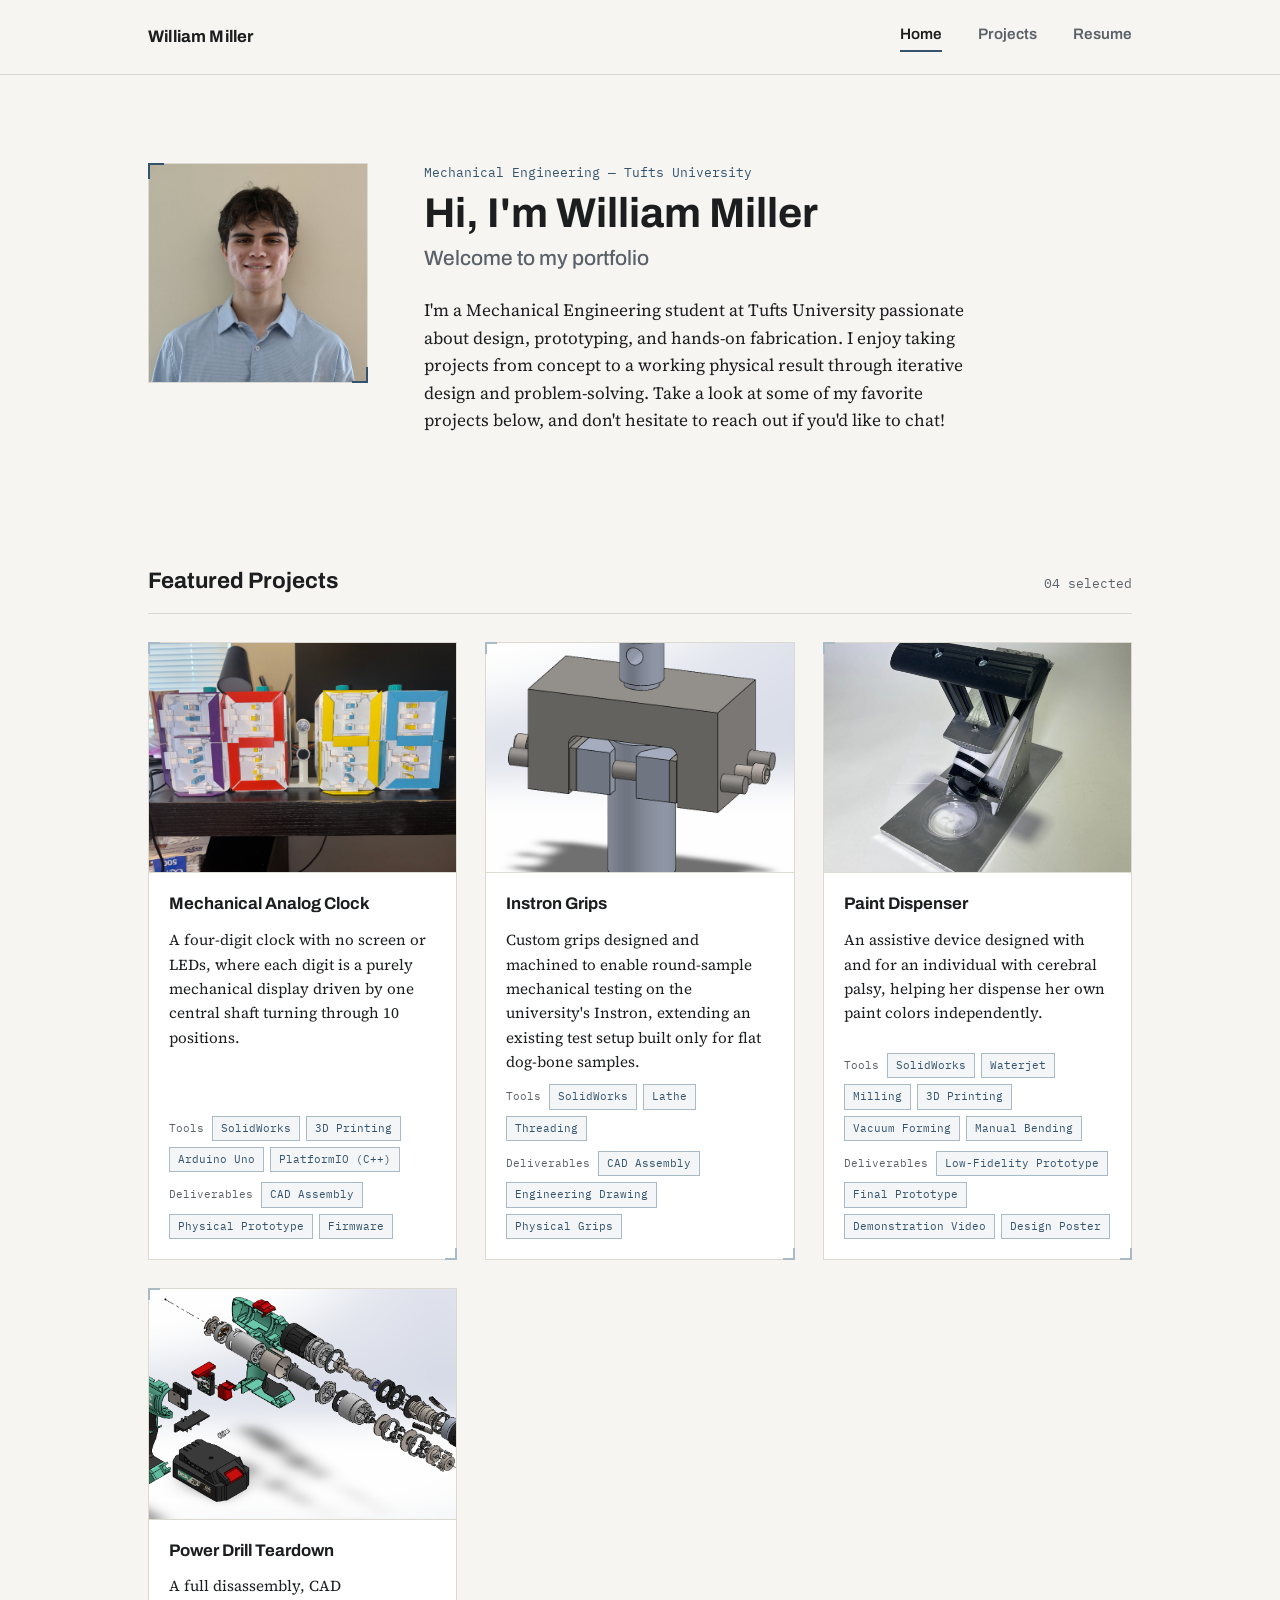
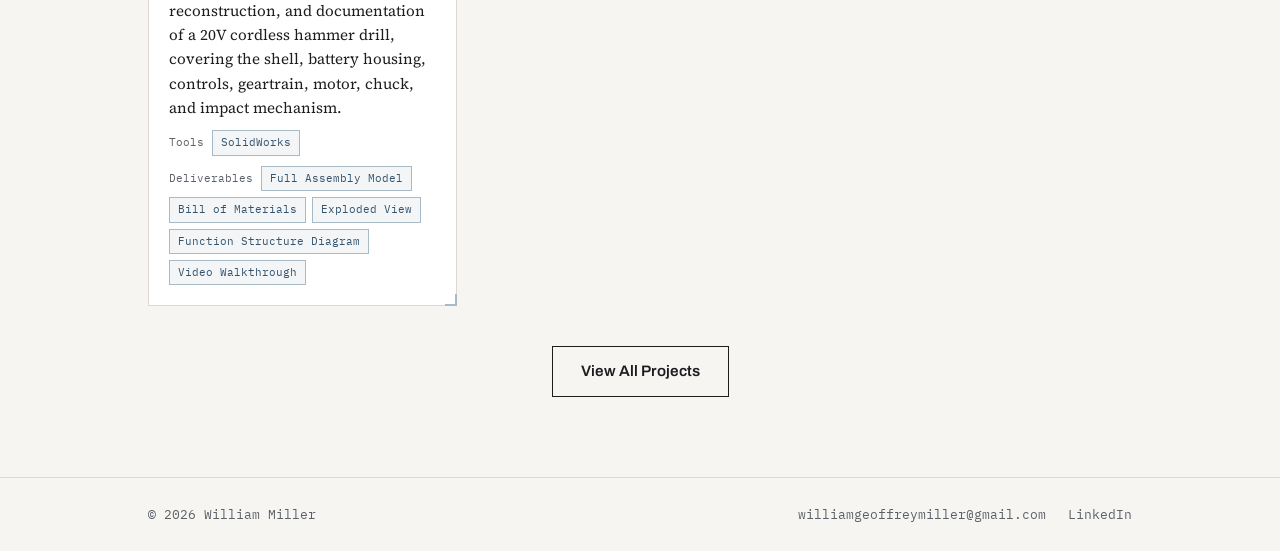
<file: index.html>
<!DOCTYPE html>
<html lang="en">
<head>
<meta charset="UTF-8">
<meta name="viewport" content="width=device-width, initial-scale=1.0">
<title>William Miller — Mechanical Engineering Portfolio</title>

<!--
  ============================================================
  FONTS
  Two families, one job each:
  - Archivo (headings, nav, buttons)   — sturdy, geometric, reads like technical lettering
  - Source Serif 4 (body paragraphs)   — warm and easy to read in longer text
  - IBM Plex Mono (small labels/tags)  — used for "Tools" / "Deliverables" tags, so
    they read like callouts on an engineering drawing rather than decorative labels.
  ============================================================
-->
<link rel="preconnect" href="https://fonts.googleapis.com">
<link rel="preconnect" href="https://fonts.gstatic.com" crossorigin>
<link href="https://fonts.googleapis.com/css2?family=Archivo:wght@500;600;700&family=Source+Serif+4:opsz,wght@8..60,400;8..60,500&family=IBM+Plex+Mono:wght@500&display=swap" rel="stylesheet">

<!-- All page styling lives in styles.css, shared by every page on the site.
     Edit colors, fonts, or spacing there and it updates everywhere at once. -->
<link rel="stylesheet" href="styles.css">

</head>
<body>

  <!-- ============================================================
       NAV BAR — same block goes at the top of every page.
       Add class="active" to whichever link matches the current page.
       ============================================================ -->
  <header class="site-nav">
    <div class="wrap">
      <a class="name" href="index.html">William Miller</a>
      <nav>
        <a href="index.html" class="active">Home</a>
        <a href="projects.html">Projects</a>
        <a href="resume.html">Resume</a>
      </nav>
    </div>
  </header>

  <!-- ============================================================
       HERO SECTION
       ============================================================ -->
  <section class="hero">
    <div class="wrap hero-grid">

      <!-- HEADSHOT: replace the .headshot-placeholder div below with
           <img src="images/headshot.jpg" alt="William Miller"> once you
           have a photo, keeping it inside .headshot-box. -->
      <div class="headshot-box">
        <img src="images/site/headshot.jpg" alt="William Miller">
      </div>

      <div class="hero-text">
        <p class="eyebrow">Mechanical Engineering — Tufts University</p>
        <h1>Hi, I'm William Miller</h1>
        <h2>Welcome to my portfolio</h2>
        <p>
          I'm a Mechanical Engineering student at Tufts University passionate about
          design, prototyping, and hands-on fabrication. I enjoy taking projects from
          concept to a working physical result through iterative design and
          problem-solving. Take a look at some of my favorite projects below, and
          don't hesitate to reach out if you'd like to chat!
        </p>
      </div>

    </div>
  </section>

  <!-- ============================================================
       FEATURED PROJECTS
       Order: Analog Clock, Instron Grips, Paint Dispenser, Power Drill Teardown.
       Each .card block below is self-contained — copy one to add
       a project, and reuse the exact same .card markup on the
       All Projects page.
       ============================================================ -->
  <section class="section">
    <div class="wrap">

      <div class="section-head">
        <h3>Featured Projects</h3>
        <span class="count">04 selected</span>
      </div>

      <div class="card-grid">

        <!-- CARD: Analog Seven-Segment Clock -->
        <a class="card" href="project-analog-clock.html" style="text-decoration:none;">
          <div class="card-image"><img src="images/analog-clock/header-finished-clock.jpg" alt="Finished mechanical clock"></div>
          <div class="card-body">
            <h4>Mechanical Analog Clock</h4>
            <p>A four-digit clock with no screen or LEDs, where each digit is a purely mechanical display driven by one central shaft turning through 10 positions.</p>
            <div class="tag-row">
              <span class="tag-label">Tools</span>
              <span class="tag">SolidWorks</span>
              <span class="tag">3D Printing</span>
              <span class="tag">Arduino Uno</span>
              <span class="tag">PlatformIO (C++)</span>
            </div>
            <div class="tag-row">
              <span class="tag-label">Deliverables</span>
              <span class="tag">CAD Assembly</span>
              <span class="tag">Physical Prototype</span>
              <span class="tag">Firmware</span>
            </div>
          </div>
        </a>

        <!-- CARD: Instron Grips -->
        <a class="card" href="project-instron-grips.html" style="text-decoration:none;">
          <div class="card-image"><img src="images/instron-grips/header-cad-assembly.png" alt="Instron Grips CAD assembly"></div>
          <div class="card-body">
            <h4>Instron Grips</h4>
            <p>Custom grips designed and machined to enable round-sample mechanical testing on the university's Instron, extending an existing test setup built only for flat dog-bone samples.</p>
            <div class="tag-row">
              <span class="tag-label">Tools</span>
              <span class="tag">SolidWorks</span>
              <span class="tag">Lathe</span>
              <span class="tag">Threading</span>
            </div>
            <div class="tag-row">
              <span class="tag-label">Deliverables</span>
              <span class="tag">CAD Assembly</span>
              <span class="tag">Engineering Drawing</span>
              <span class="tag">Physical Grips</span>
            </div>
          </div>
        </a>

        <!-- CARD: Paint Dispenser -->
        <a class="card" href="project-paint-dispenser.html" style="text-decoration:none;">
          <div class="card-image"><img src="images/paint-dispenser/header-final-product.jpg" alt="Assistive Paint Dispenser final product"></div>
          <div class="card-body">
            <h4>Paint Dispenser</h4>
            <p>An assistive device designed with and for an individual with cerebral palsy, helping her dispense her own paint colors independently.</p>
            <div class="tag-row">
              <span class="tag-label">Tools</span>
              <span class="tag">SolidWorks</span>
              <span class="tag">Waterjet</span>
              <span class="tag">Milling</span>
              <span class="tag">3D Printing</span>
              <span class="tag">Vacuum Forming</span>
              <span class="tag">Manual Bending</span>
            </div>
            <div class="tag-row">
              <span class="tag-label">Deliverables</span>
              <span class="tag">Low-Fidelity Prototype</span>
              <span class="tag">Final Prototype</span>
              <span class="tag">Demonstration Video</span>
              <span class="tag">Design Poster</span>
            </div>
          </div>
        </a>

        <!-- CARD: Power Drill Teardown -->
        <a class="card" href="project-power-drill-teardown.html" style="text-decoration:none;">
          <div class="card-image"><img src="images/power-drill-teardown/header-exploded-view-cad.png" alt="Power Drill Teardown exploded CAD view"></div>
          <div class="card-body">
            <h4>Power Drill Teardown</h4>
            <p>A full disassembly, CAD reconstruction, and documentation of a 20V cordless hammer drill, covering the shell, battery housing, controls, geartrain, motor, chuck, and impact mechanism.</p>
            <div class="tag-row">
              <span class="tag-label">Tools</span>
              <span class="tag">SolidWorks</span>
            </div>
            <div class="tag-row">
              <span class="tag-label">Deliverables</span>
              <span class="tag">Full Assembly Model</span>
              <span class="tag">Bill of Materials</span>
              <span class="tag">Exploded View</span>
              <span class="tag">Function Structure Diagram</span>
              <span class="tag">Video Walkthrough</span>
            </div>
          </div>
        </a>

      </div>

      <div class="view-all-wrap">
        <a class="btn" href="projects.html">View All Projects</a>
      </div>

    </div>
  </section>

  <!-- ============================================================
       FOOTER — same block goes at the bottom of every page.
       Update the email address and LinkedIn URL here.
       ============================================================ -->
  <footer class="site-footer">
    <div class="wrap">
      <span style="font-family: var(--font-mono); font-size: 0.82rem; color: var(--slate);">&copy; 2026 William Miller</span>
      <div class="footer-links">
        <a href="mailto:williamgeoffreymiller@gmail.com">williamgeoffreymiller@gmail.com</a>
        <a href="https://www.linkedin.com/in/wgmiller" target="_blank" rel="noopener">LinkedIn</a>
      </div>
    </div>
  </footer>

  <!-- Shared site behavior (currently: click-to-enlarge on photos). -->
  <script src="site.js"></script>

</body>
</html>
</file>
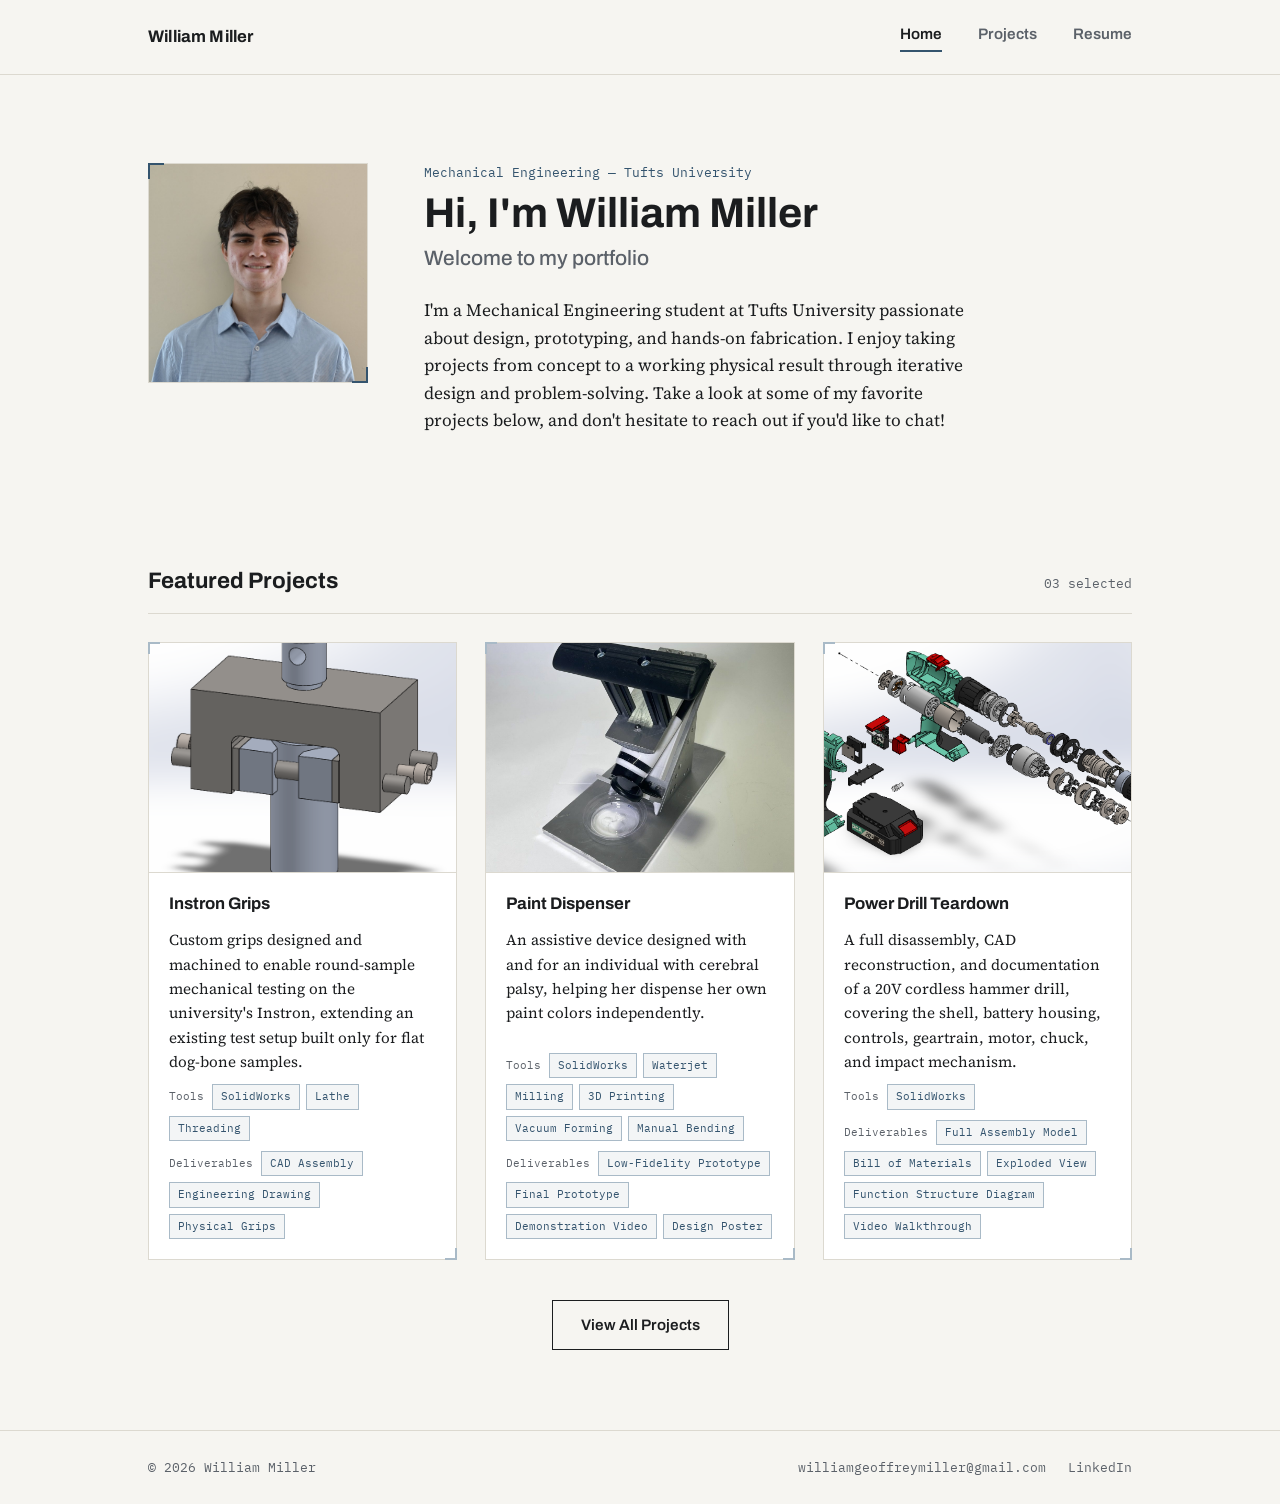
<file: portfolio-site/index.html>
<!DOCTYPE html>
<html lang="en">
<head>
<meta charset="UTF-8">
<meta name="viewport" content="width=device-width, initial-scale=1.0">
<title>William Miller — Mechanical Engineering Portfolio</title>

<!--
  ============================================================
  FONTS
  Two families, one job each:
  - Archivo (headings, nav, buttons)   — sturdy, geometric, reads like technical lettering
  - Source Serif 4 (body paragraphs)   — warm and easy to read in longer text
  - IBM Plex Mono (small labels/tags)  — used for "Tools" / "Deliverables" tags, so
    they read like callouts on an engineering drawing rather than decorative labels.
  ============================================================
-->
<link rel="preconnect" href="https://fonts.googleapis.com">
<link rel="preconnect" href="https://fonts.gstatic.com" crossorigin>
<link href="https://fonts.googleapis.com/css2?family=Archivo:wght@500;600;700&family=Source+Serif+4:opsz,wght@8..60,400;8..60,500&family=IBM+Plex+Mono:wght@500&display=swap" rel="stylesheet">

<!-- All page styling lives in styles.css, shared by every page on the site.
     Edit colors, fonts, or spacing there and it updates everywhere at once. -->
<link rel="stylesheet" href="styles.css">

</head>
<body>

  <!-- ============================================================
       NAV BAR — same block goes at the top of every page.
       Add class="active" to whichever link matches the current page.
       ============================================================ -->
  <header class="site-nav">
    <div class="wrap">
      <a class="name" href="index.html">William Miller</a>
      <nav>
        <a href="index.html" class="active">Home</a>
        <a href="projects.html">Projects</a>
        <a href="resume.html">Resume</a>
      </nav>
    </div>
  </header>

  <!-- ============================================================
       HERO SECTION
       ============================================================ -->
  <section class="hero">
    <div class="wrap hero-grid">

      <!-- HEADSHOT: replace the .headshot-placeholder div below with
           <img src="images/headshot.jpg" alt="William Miller"> once you
           have a photo, keeping it inside .headshot-box. -->
      <div class="headshot-box">
        <img src="images/site/headshot.jpg" alt="William Miller">
      </div>

      <div class="hero-text">
        <p class="eyebrow">Mechanical Engineering — Tufts University</p>
        <h1>Hi, I'm William Miller</h1>
        <h2>Welcome to my portfolio</h2>
        <p>
          I'm a Mechanical Engineering student at Tufts University passionate about
          design, prototyping, and hands-on fabrication. I enjoy taking projects from
          concept to a working physical result through iterative design and
          problem-solving. Take a look at some of my favorite projects below, and
          don't hesitate to reach out if you'd like to chat!
        </p>
      </div>

    </div>
  </section>

  <!-- ============================================================
       FEATURED PROJECTS
       Order: Instron Grips, Paint Dispenser, Power Drill Teardown.
       Each .card block below is self-contained — copy one to add
       a project, and reuse the exact same .card markup on the
       All Projects page.
       ============================================================ -->
  <section class="section">
    <div class="wrap">

      <div class="section-head">
        <h3>Featured Projects</h3>
        <span class="count">03 selected</span>
      </div>

      <div class="card-grid">

        <!-- CARD: Instron Grips -->
        <a class="card" href="project-instron-grips.html" style="text-decoration:none;">
          <div class="card-image"><img src="images/instron-grips/header-cad-assembly.png" alt="Instron Grips CAD assembly"></div>
          <div class="card-body">
            <h4>Instron Grips</h4>
            <p>Custom grips designed and machined to enable round-sample mechanical testing on the university's Instron, extending an existing test setup built only for flat dog-bone samples.</p>
            <div class="tag-row">
              <span class="tag-label">Tools</span>
              <span class="tag">SolidWorks</span>
              <span class="tag">Lathe</span>
              <span class="tag">Threading</span>
            </div>
            <div class="tag-row">
              <span class="tag-label">Deliverables</span>
              <span class="tag">CAD Assembly</span>
              <span class="tag">Engineering Drawing</span>
              <span class="tag">Physical Grips</span>
            </div>
          </div>
        </a>

        <!-- CARD: Paint Dispenser -->
        <a class="card" href="project-paint-dispenser.html" style="text-decoration:none;">
          <div class="card-image"><img src="images/paint-dispenser/header-final-product.jpg" alt="Assistive Paint Dispenser final product"></div>
          <div class="card-body">
            <h4>Paint Dispenser</h4>
            <p>An assistive device designed with and for an individual with cerebral palsy, helping her dispense her own paint colors independently.</p>
            <div class="tag-row">
              <span class="tag-label">Tools</span>
              <span class="tag">SolidWorks</span>
              <span class="tag">Waterjet</span>
              <span class="tag">Milling</span>
              <span class="tag">3D Printing</span>
              <span class="tag">Vacuum Forming</span>
              <span class="tag">Manual Bending</span>
            </div>
            <div class="tag-row">
              <span class="tag-label">Deliverables</span>
              <span class="tag">Low-Fidelity Prototype</span>
              <span class="tag">Final Prototype</span>
              <span class="tag">Demonstration Video</span>
              <span class="tag">Design Poster</span>
            </div>
          </div>
        </a>

        <!-- CARD: Power Drill Teardown -->
        <a class="card" href="project-power-drill-teardown.html" style="text-decoration:none;">
          <div class="card-image"><img src="images/power-drill-teardown/header-exploded-view-cad.png" alt="Power Drill Teardown exploded CAD view"></div>
          <div class="card-body">
            <h4>Power Drill Teardown</h4>
            <p>A full disassembly, CAD reconstruction, and documentation of a 20V cordless hammer drill, covering the shell, battery housing, controls, geartrain, motor, chuck, and impact mechanism.</p>
            <div class="tag-row">
              <span class="tag-label">Tools</span>
              <span class="tag">SolidWorks</span>
            </div>
            <div class="tag-row">
              <span class="tag-label">Deliverables</span>
              <span class="tag">Full Assembly Model</span>
              <span class="tag">Bill of Materials</span>
              <span class="tag">Exploded View</span>
              <span class="tag">Function Structure Diagram</span>
              <span class="tag">Video Walkthrough</span>
            </div>
          </div>
        </a>

      </div>

      <div class="view-all-wrap">
        <a class="btn" href="projects.html">View All Projects</a>
      </div>

    </div>
  </section>

  <!-- ============================================================
       FOOTER — same block goes at the bottom of every page.
       Update the email address and LinkedIn URL here.
       ============================================================ -->
  <footer class="site-footer">
    <div class="wrap">
      <span style="font-family: var(--font-mono); font-size: 0.82rem; color: var(--slate);">&copy; 2026 William Miller</span>
      <div class="footer-links">
        <a href="mailto:williamgeoffreymiller@gmail.com">williamgeoffreymiller@gmail.com</a>
        <a href="https://www.linkedin.com/in/wgmiller" target="_blank" rel="noopener">LinkedIn</a>
      </div>
    </div>
  </footer>

  <!-- Shared site behavior (currently: click-to-enlarge on photos). -->
  <script src="site.js"></script>

</body>
</html>
</file>
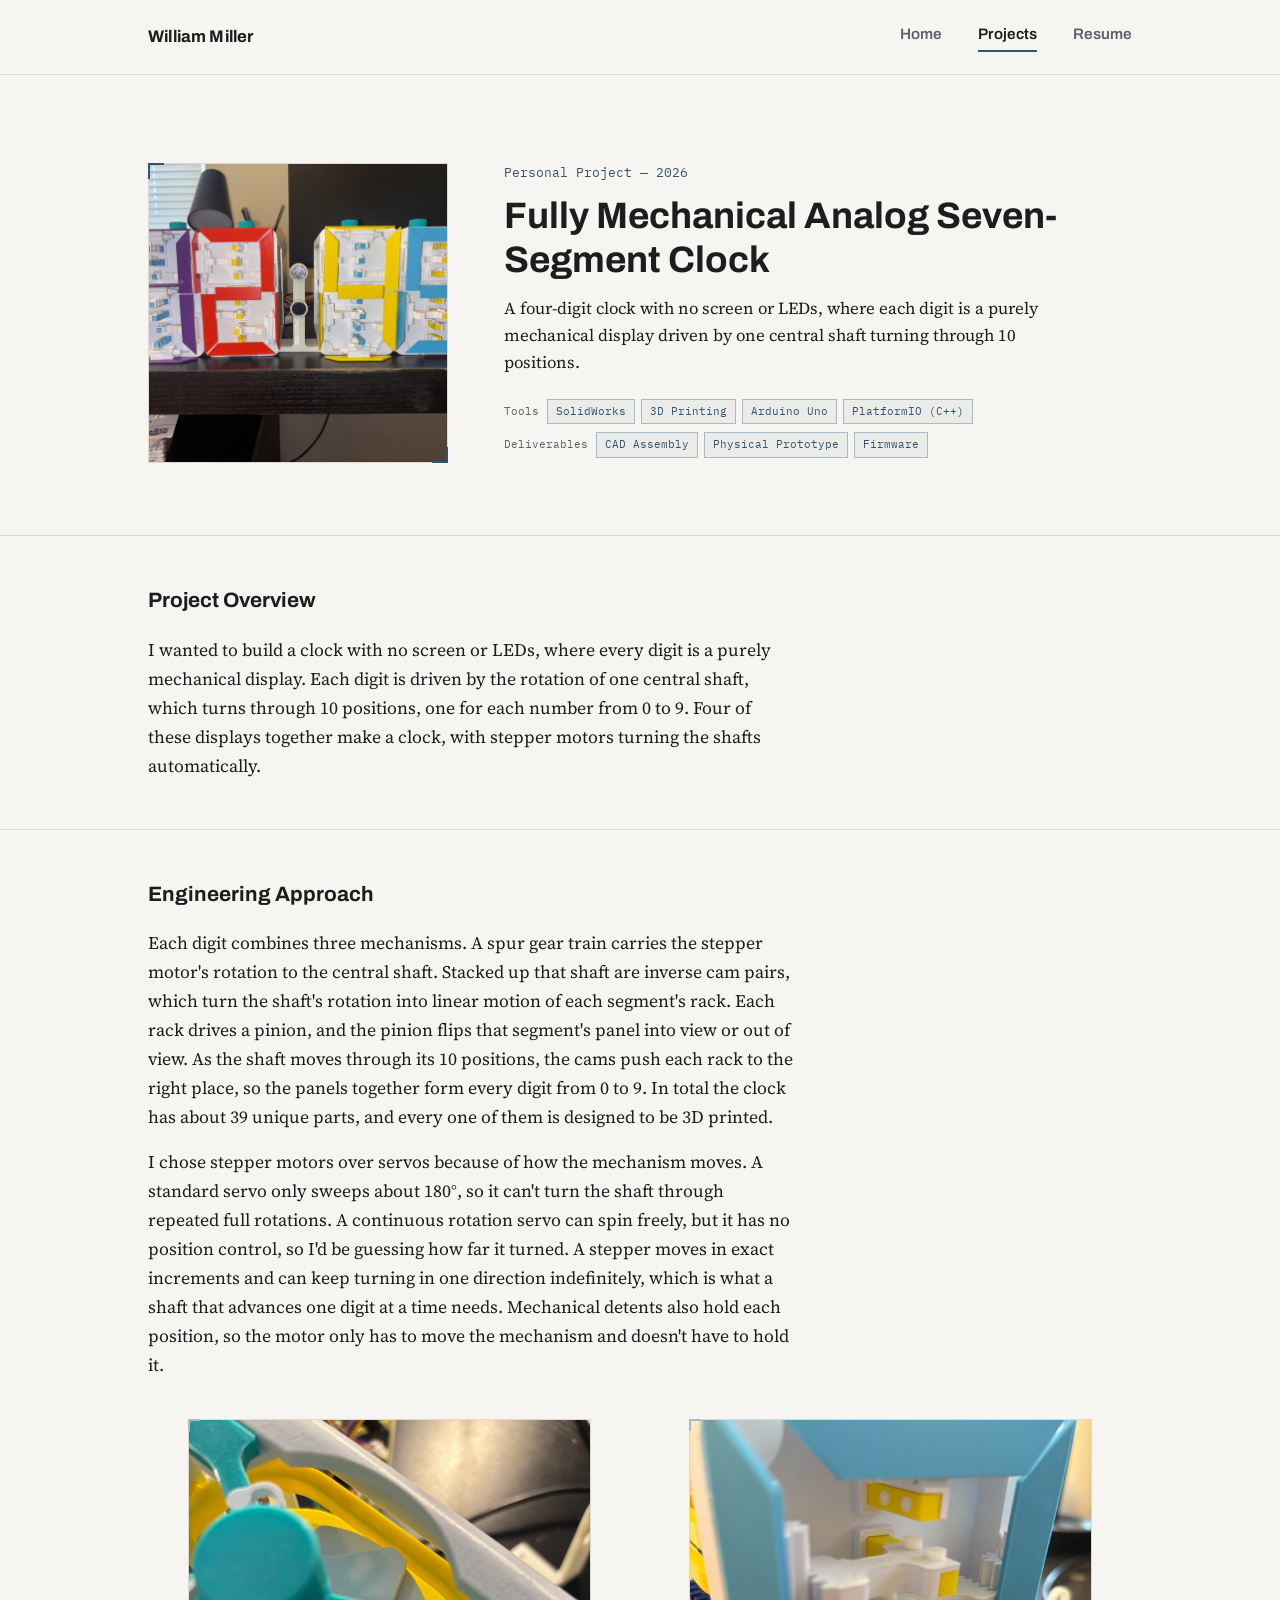
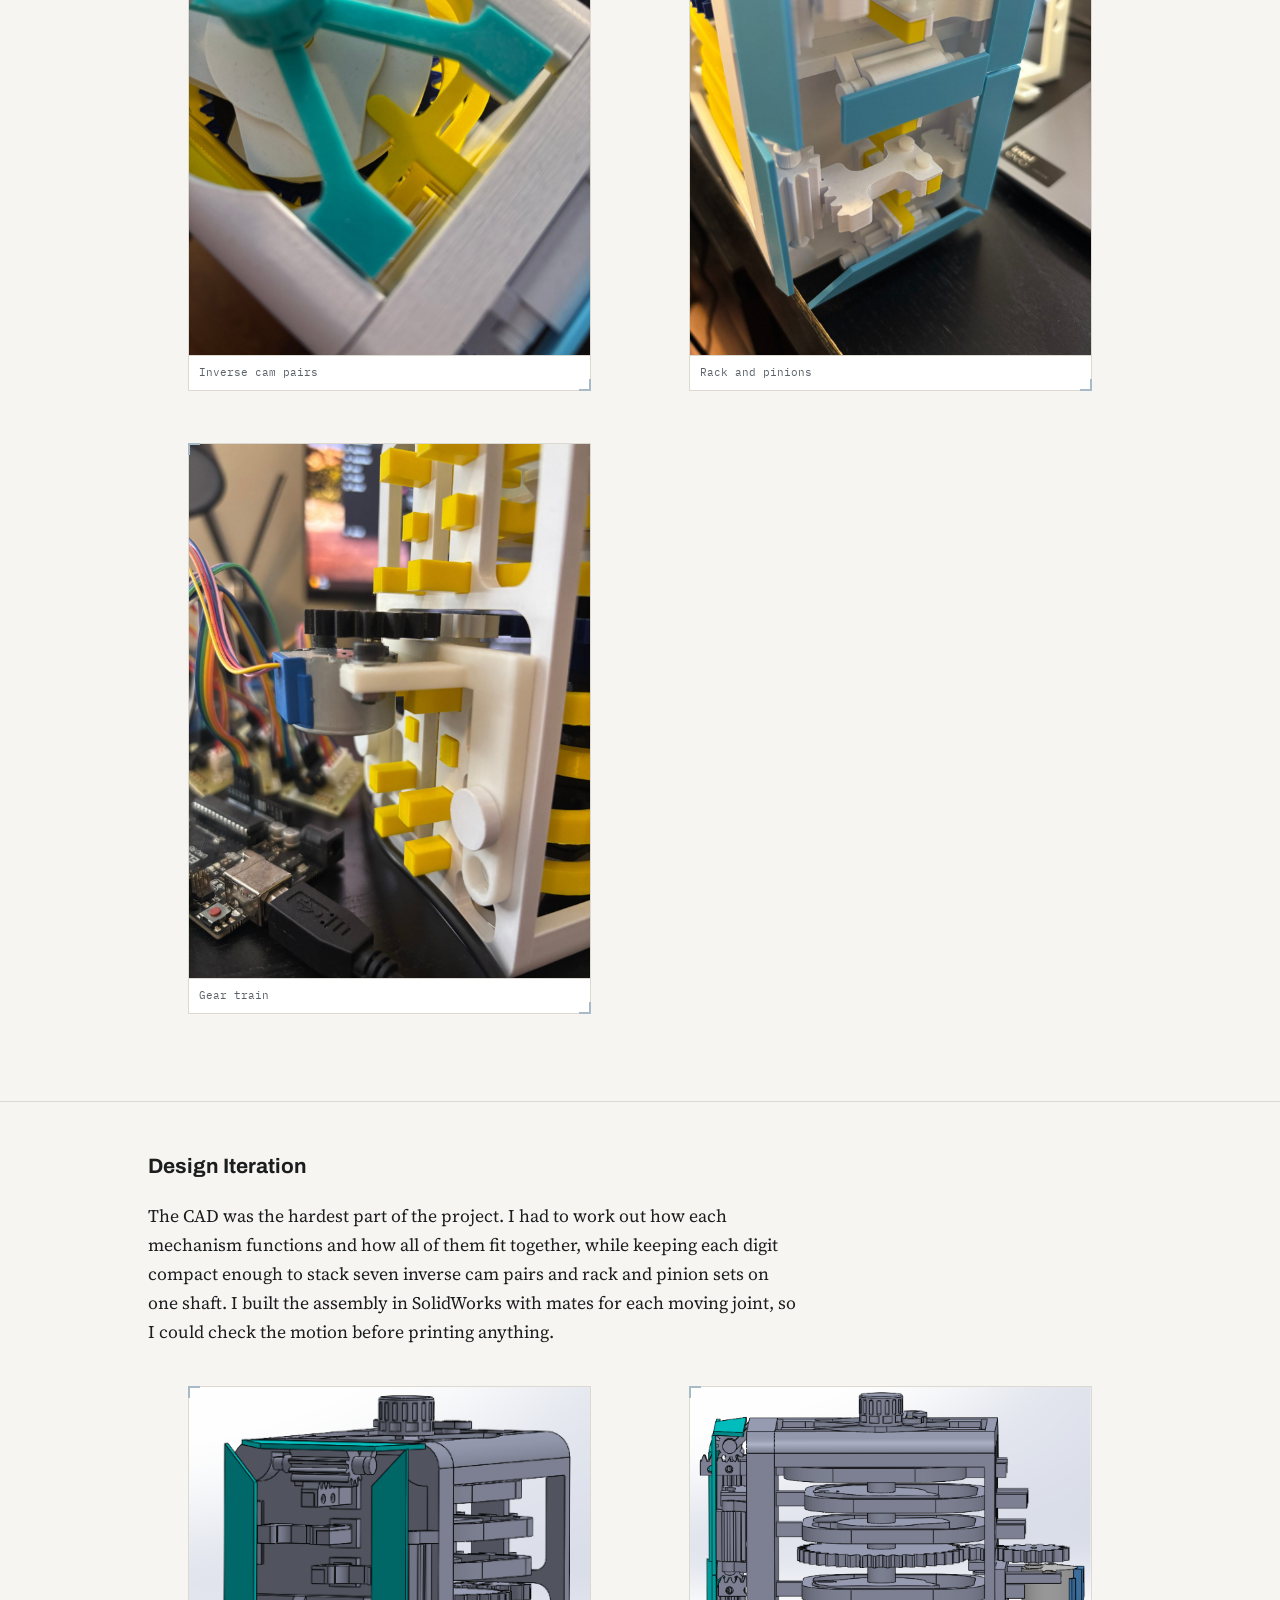
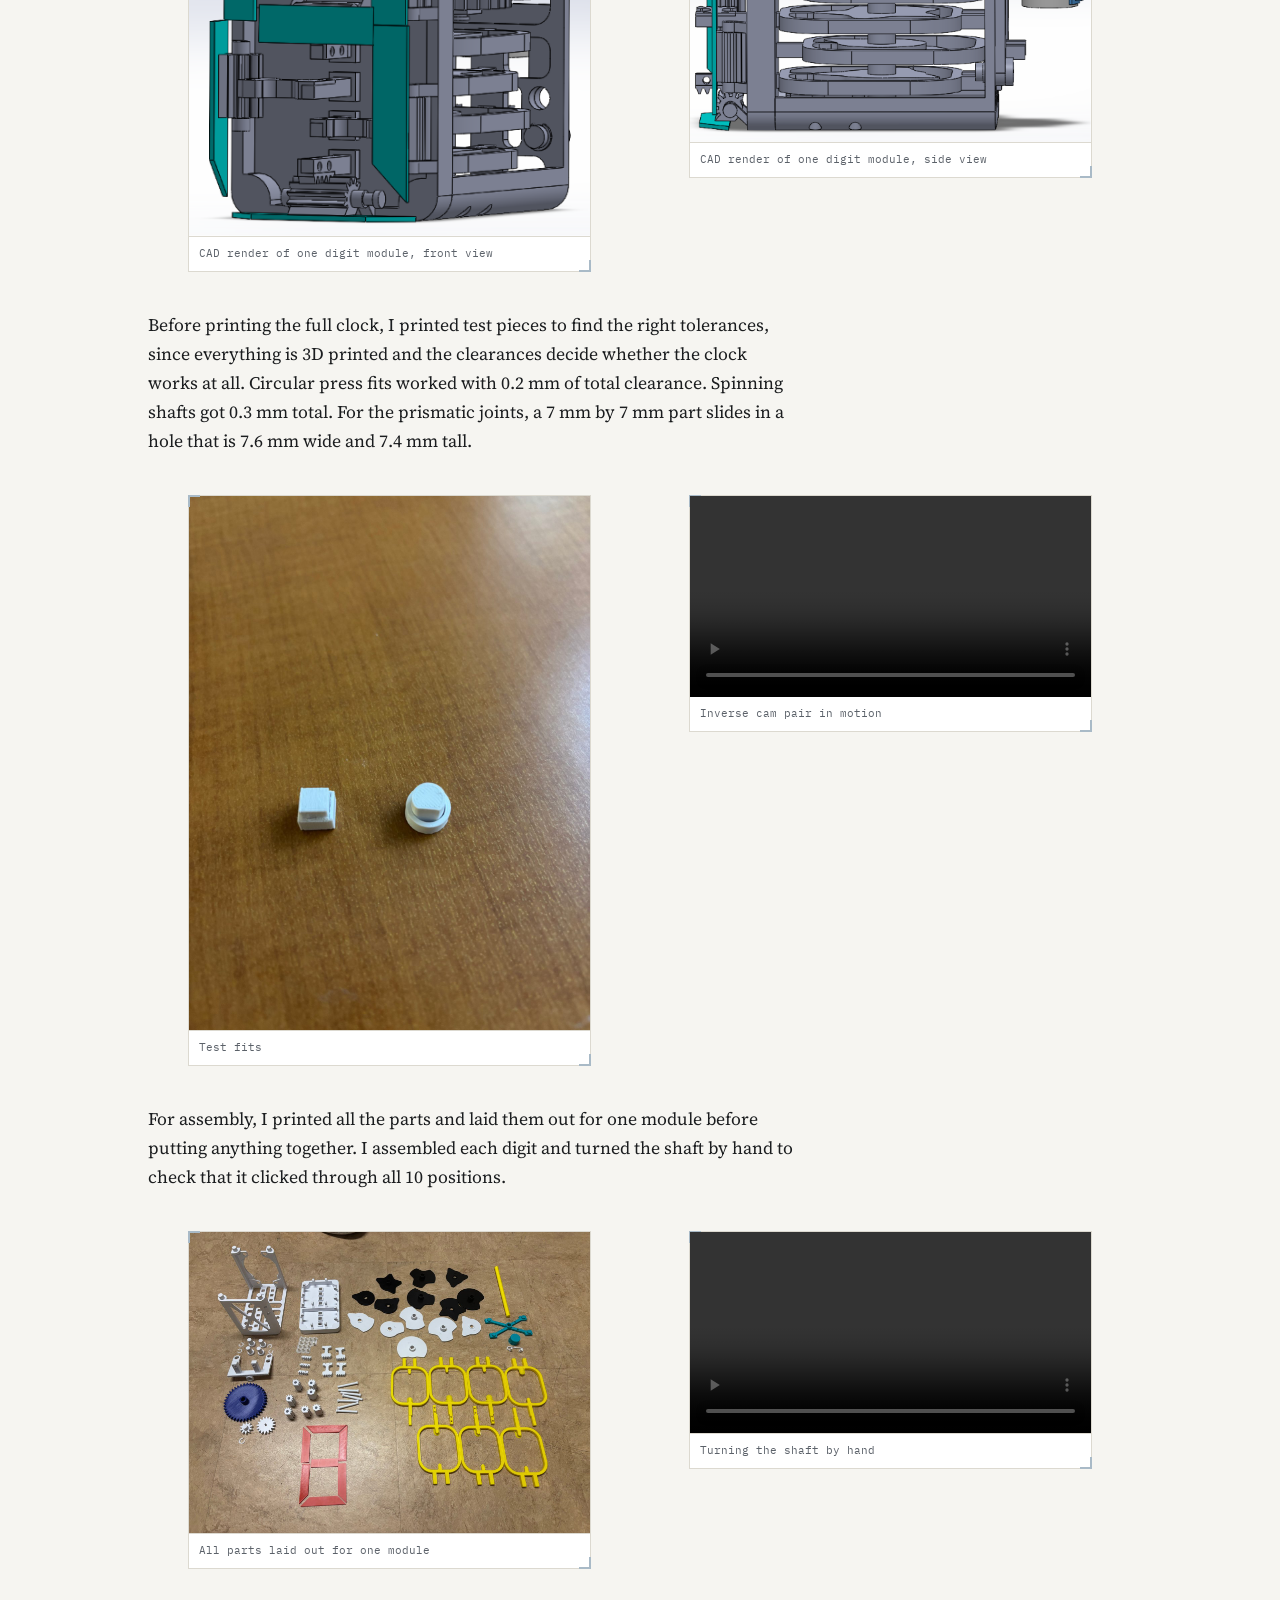
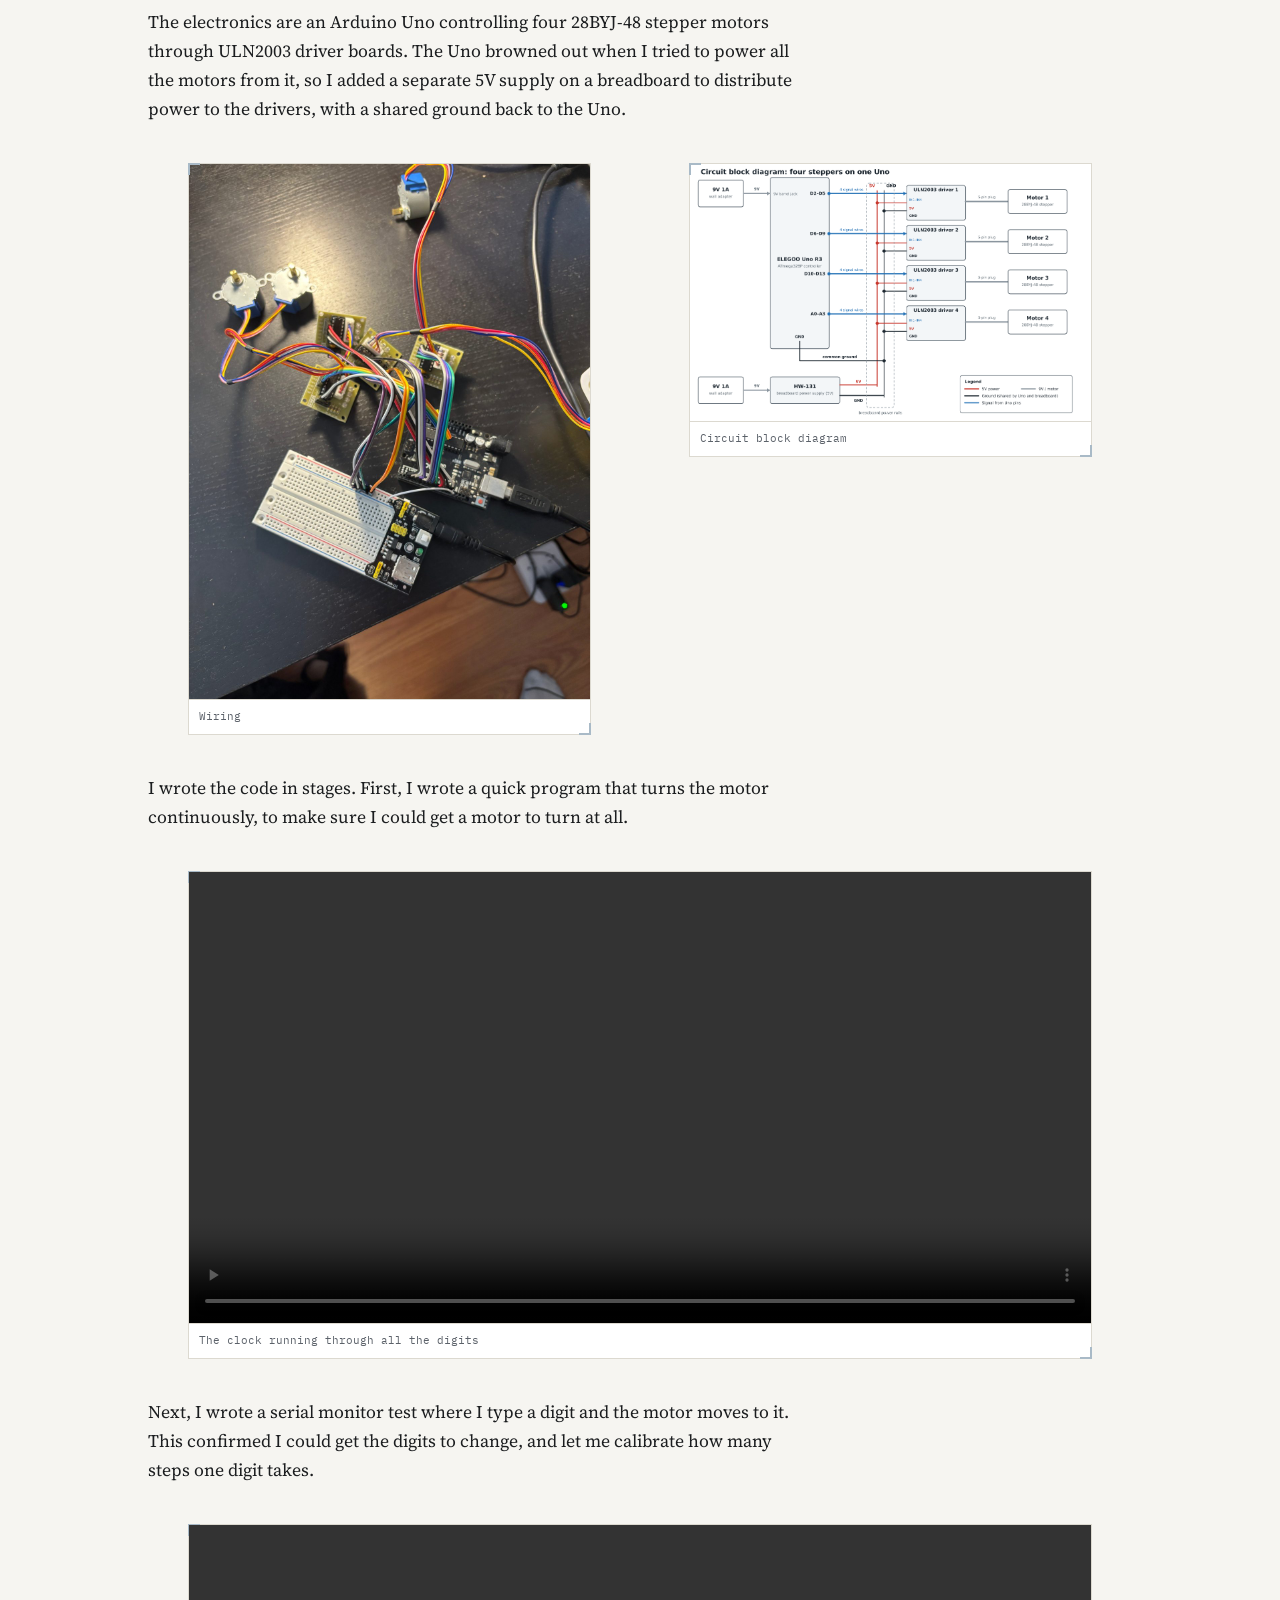
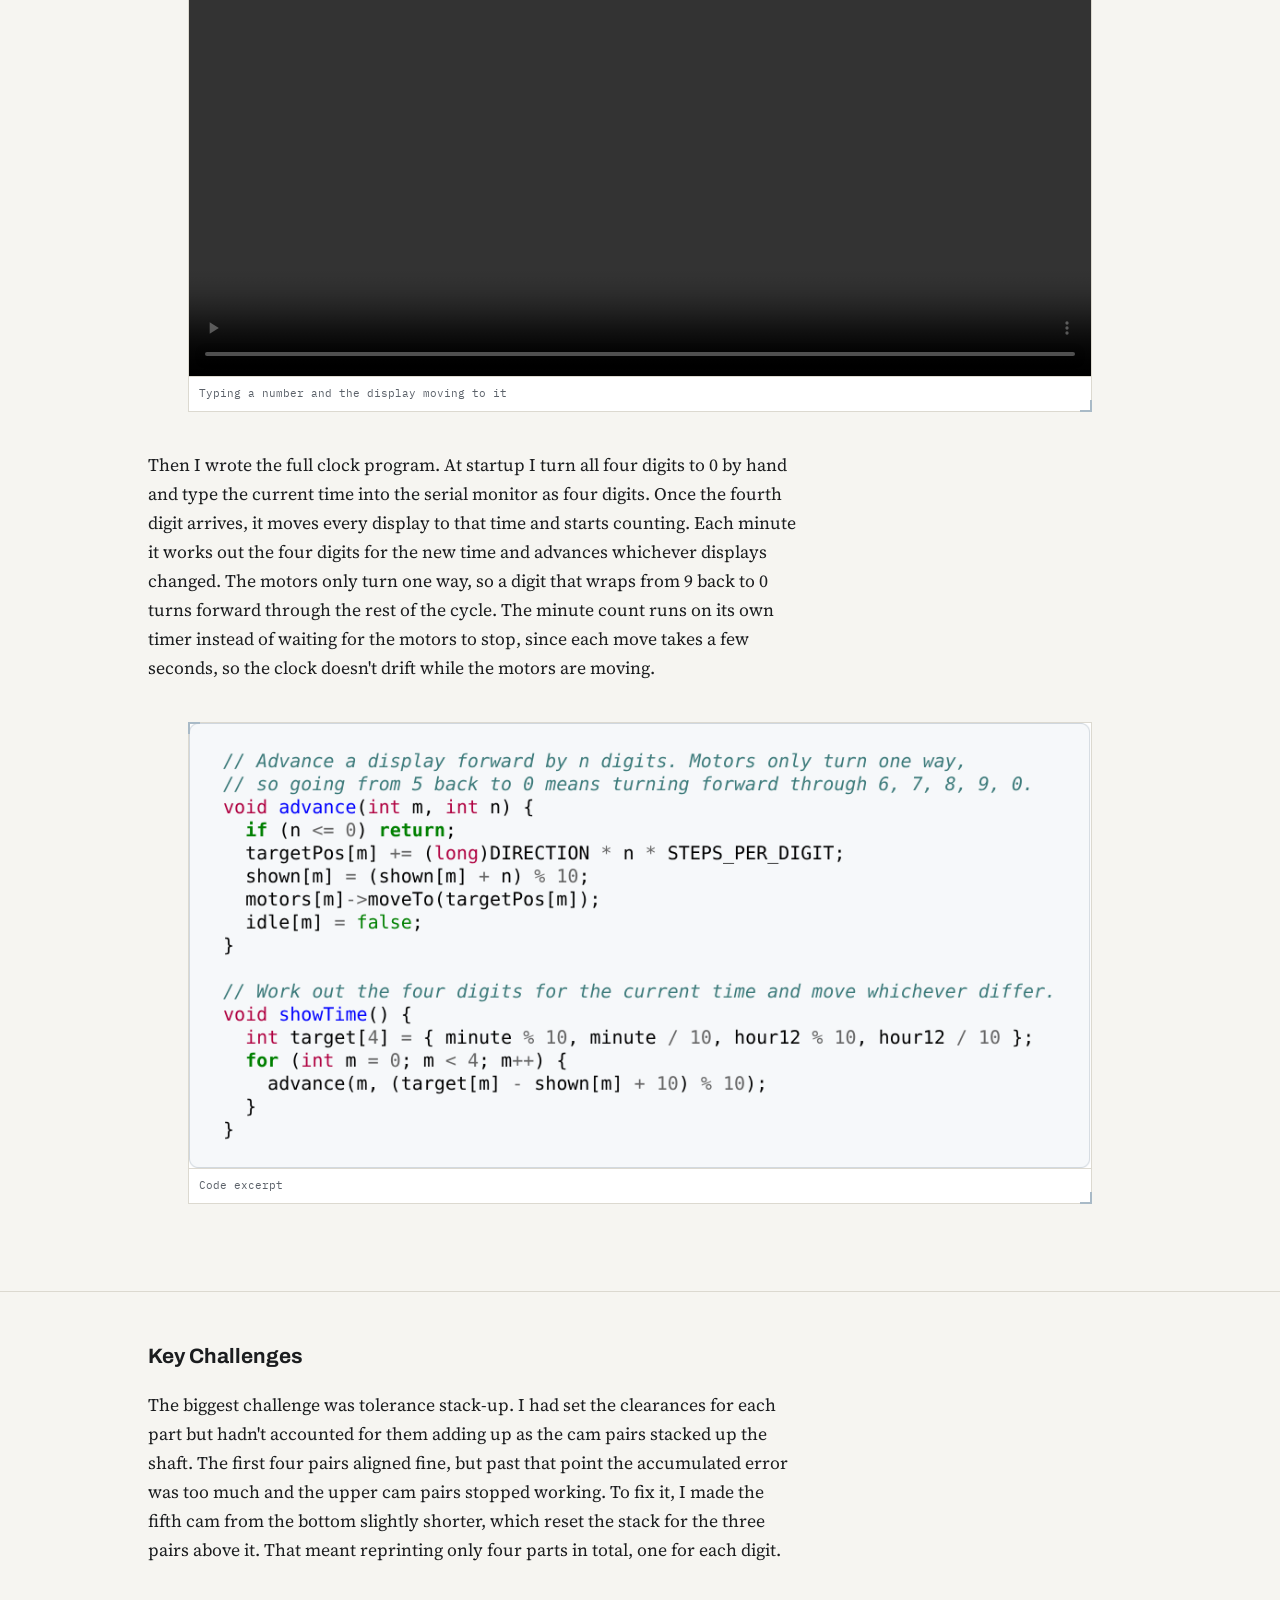
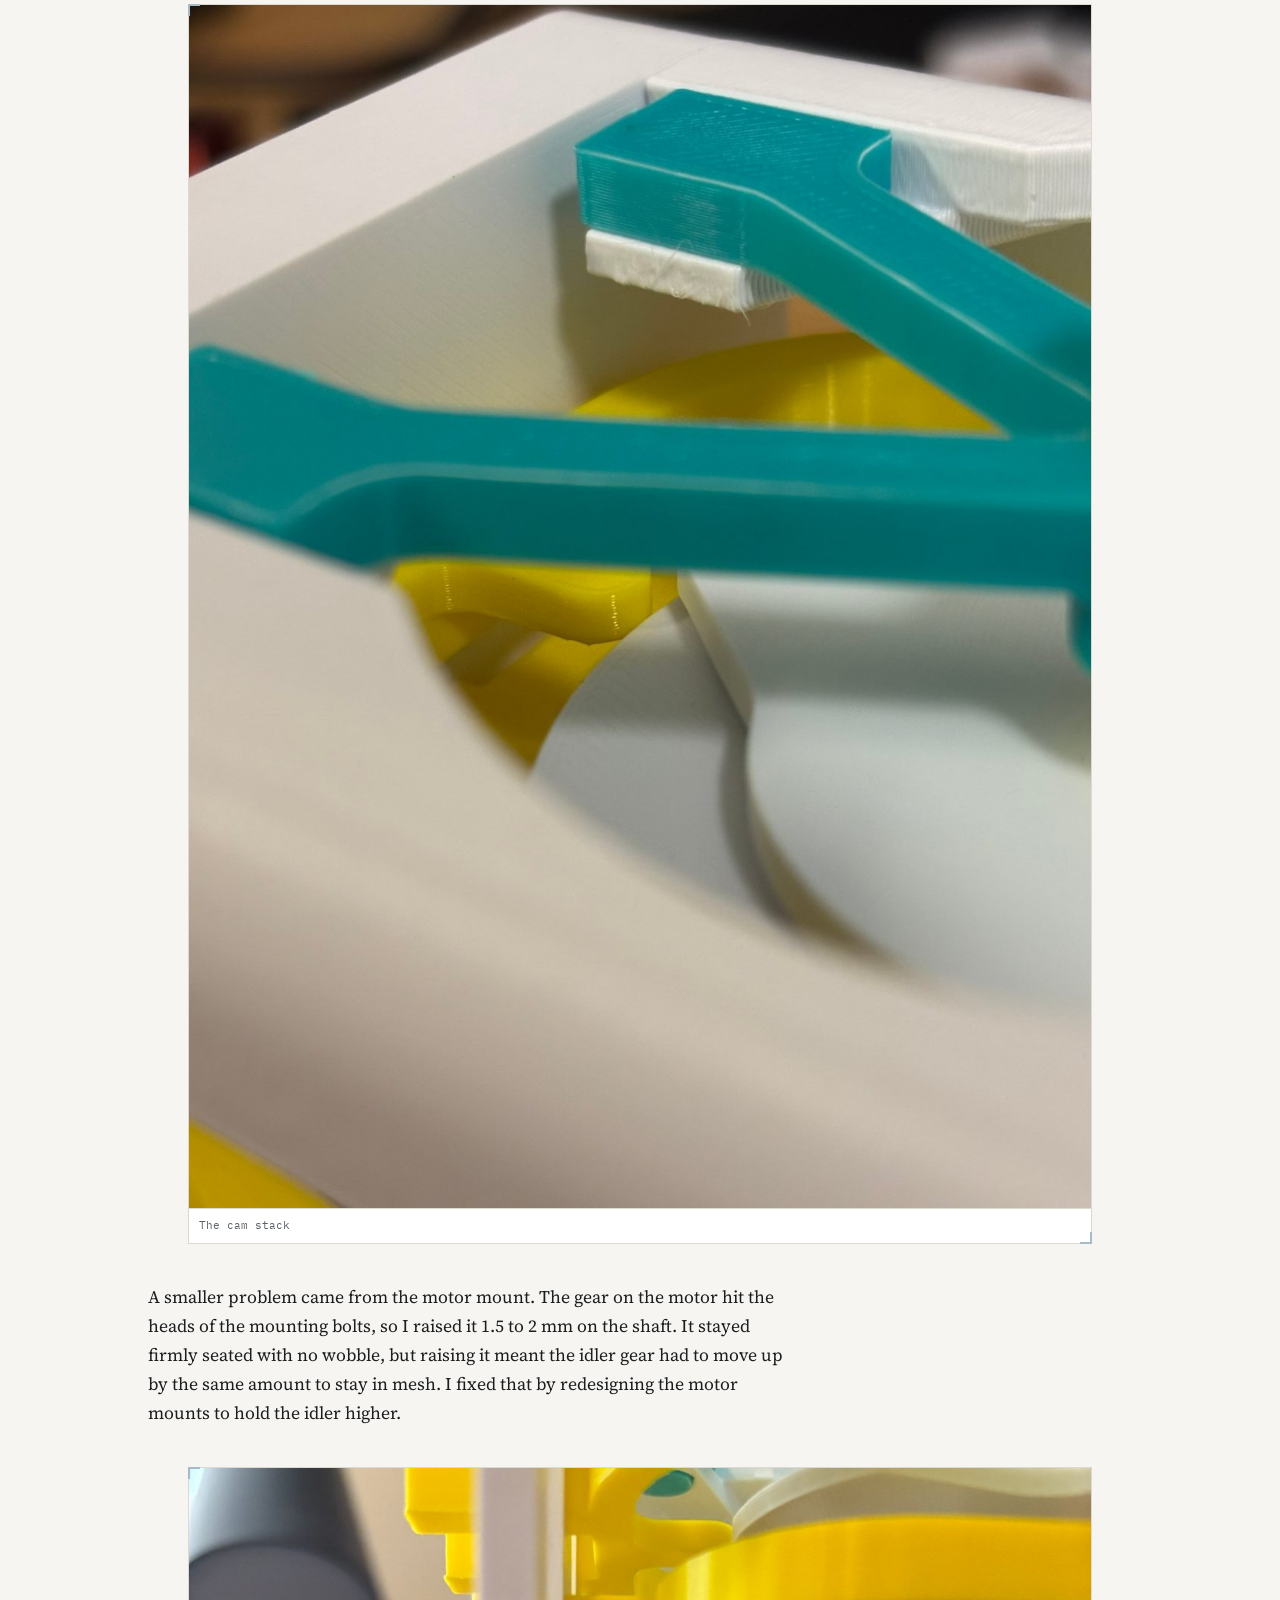
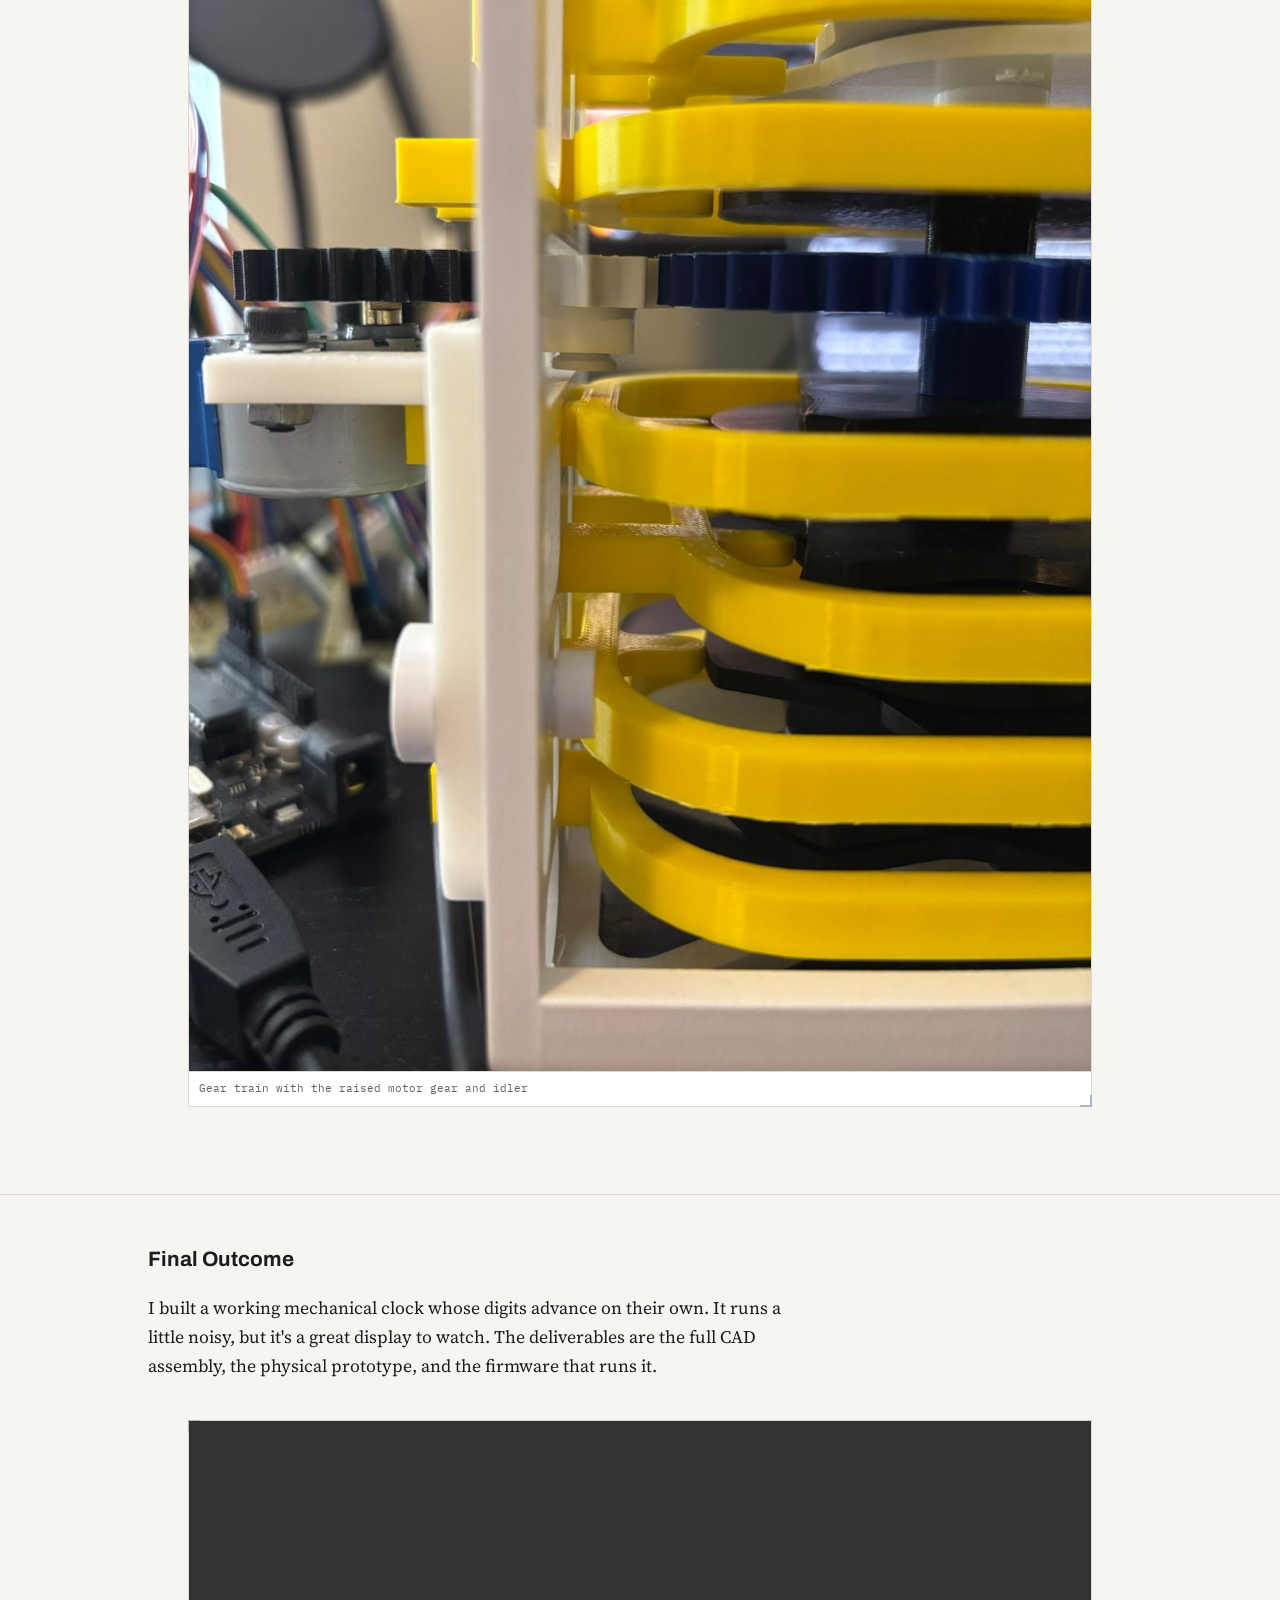
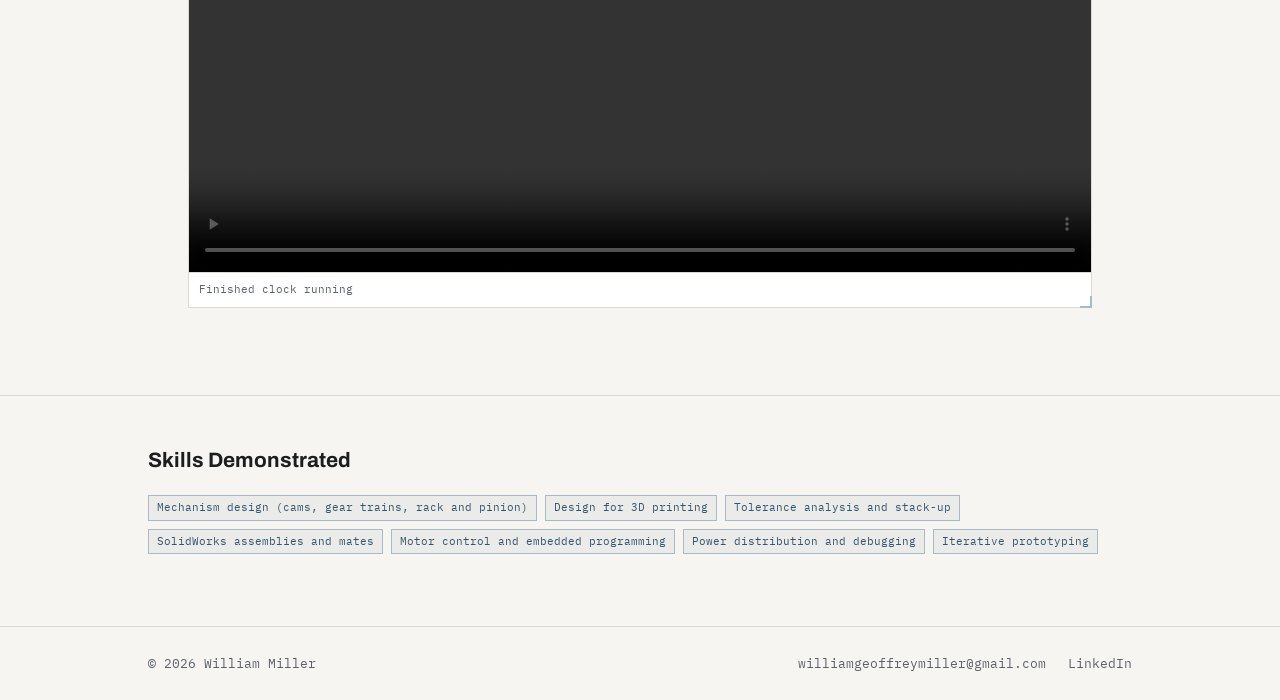
<file: project-analog-clock.html>
<!DOCTYPE html>
<html lang="en">
<head>
<meta charset="UTF-8">
<meta name="viewport" content="width=device-width, initial-scale=1.0">
<title>Mechanical Analog Seven-Segment Clock — William Miller</title>

<link rel="preconnect" href="https://fonts.googleapis.com">
<link rel="preconnect" href="https://fonts.gstatic.com" crossorigin>
<link href="https://fonts.googleapis.com/css2?family=Archivo:wght@500;600;700&family=Source+Serif+4:opsz,wght@8..60,400;8..60,500&family=IBM+Plex+Mono:wght@500&display=swap" rel="stylesheet">

<!-- Shared styling — see styles.css. -->
<link rel="stylesheet" href="styles.css">
</head>
<body>

  <!-- ============================================================
       NAV BAR — identical on every page.
       ============================================================ -->
  <header class="site-nav">
    <div class="wrap">
      <a class="name" href="index.html">William Miller</a>
      <nav>
        <a href="index.html">Home</a>
        <a href="projects.html" class="active">Projects</a>
        <a href="resume.html">Resume</a>
      </nav>
    </div>
  </header>

  <!-- ============================================================
       PROJECT HEADER BLOCK
       ============================================================ -->
  <section class="project-header">
    <div class="wrap project-header-grid">

      <!-- SIDE IMAGE: replace the .placeholder div with
           <img src="images/analog-clock/header.jpg" alt="Finished mechanical clock">
           kept inside .side-box. -->
      <div class="side-box">
        <img src="images/analog-clock/header-finished-clock.jpg" alt="Finished mechanical clock">
      </div>

      <div class="header-text">
        <p class="eyebrow">Personal Project — 2026</p>
        <h1>Fully Mechanical Analog Seven-Segment Clock</h1>
        <p class="description">
          A four-digit clock with no screen or LEDs, where each digit is a purely
          mechanical display driven by one central shaft turning through 10 positions.
        </p>

        <div class="tag-row" style="margin-bottom:8px;">
          <span class="tag-label">Tools</span>
          <span class="tag">SolidWorks</span>
          <span class="tag">3D Printing</span>
          <span class="tag">Arduino Uno</span>
          <span class="tag">PlatformIO (C++)</span>
        </div>
        <div class="tag-row">
          <span class="tag-label">Deliverables</span>
          <span class="tag">CAD Assembly</span>
          <span class="tag">Physical Prototype</span>
          <span class="tag">Firmware</span>
        </div>
      </div>

    </div>
  </section>

  <!-- ============================================================
       PROJECT OVERVIEW
       ============================================================ -->
  <section class="project-section">
    <div class="wrap">
      <h3>Project Overview</h3>
      <p>
        I wanted to build a clock with no screen or LEDs, where every digit is a purely mechanical display. Each digit is driven by the rotation of one central shaft, which turns through 10 positions, one for each number from 0 to 9. Four of these displays together make a clock, with stepper motors turning the shafts automatically.
      </p>
    </div>
  </section>

  <!-- ============================================================
       ENGINEERING APPROACH
       ============================================================ -->
  <section class="project-section">
    <div class="wrap">
      <h3>Engineering Approach</h3>
      <p>
        Each digit combines three mechanisms. A spur gear train carries the stepper motor's rotation to the central shaft. Stacked up that shaft are inverse cam pairs, which turn the shaft's rotation into linear motion of each segment's rack. Each rack drives a pinion, and the pinion flips that segment's panel into view or out of view. As the shaft moves through its 10 positions, the cams push each rack to the right place, so the panels together form every digit from 0 to 9. In total the clock has about 39 unique parts, and every one of them is designed to be 3D printed.
      </p>
      <p>
        I chose stepper motors over servos because of how the mechanism moves. A standard servo only sweeps about 180°, so it can't turn the shaft through repeated full rotations. A continuous rotation servo can spin freely, but it has no position control, so I'd be guessing how far it turned. A stepper moves in exact increments and can keep turning in one direction indefinitely, which is what a shaft that advances one digit at a time needs. Mechanical detents also hold each position, so the motor only has to move the mechanism and doesn't have to hold it.
      </p>
      <p>
              <div class="media-grid media-grid--large">
        <figure class="media-block">
          <img src="images/analog-clock/inverse-cam-pairs.jpg" alt="Inverse cam pairs">
          <figcaption>Inverse cam pairs</figcaption>
        </figure>
        <figure class="media-block">
          <img src="images/analog-clock/rack-and-pinions.jpg" alt="Rack and pinions">
          <figcaption>Rack and pinions</figcaption>
        </figure>
        <figure class="media-block">
          <img src="images/analog-clock/gear-train.jpg" alt="Gear train">
          <figcaption>Gear train</figcaption>
        </figure>
      </div>

      </p>
    </div>
  </section>

  <!-- ============================================================
       DESIGN ITERATION
       Several paragraphs, each followed by its own image/video group.
       ============================================================ -->
  <section class="project-section">
    <div class="wrap">
      <h3>Design Iteration</h3>

      <p>
        The CAD was the hardest part of the project. I had to work out how each
        mechanism functions and how all of them fit together, while keeping each
        digit compact enough to stack seven inverse cam pairs and rack and pinion
        sets on one shaft. I built the assembly in SolidWorks with mates for each
        moving joint, so I could check the motion before printing anything.
      </p>
      <div class="media-grid">
        <figure class="media-block">
          <img src="images/analog-clock/cad-front.png" alt="CAD render of one digit module, front view">
          <figcaption>CAD render of one digit module, front view</figcaption>
        </figure>
        <figure class="media-block">
          <img src="images/analog-clock/cad-side.png" alt="CAD render of one digit module, side view">
          <figcaption>CAD render of one digit module, side view</figcaption>
        </figure>
      </div>

      <p>
        Before printing the full clock, I printed test pieces to find the right
        tolerances, since everything is 3D printed and the clearances decide whether
        the clock works at all. Circular press fits worked with 0.2 mm of total
        clearance. Spinning shafts got 0.3 mm total. For the prismatic joints, a
        7 mm by 7 mm part slides in a hole that is 7.6 mm wide and 7.4 mm tall.
      </p>
      <div class="media-grid">
        <figure class="media-block">
          <img src="images/analog-clock/test-fits.jpg" alt="Test fits">
          <figcaption>Test fits</figcaption>
        </figure>
        <figure class="media-block">
          <video controls playsinline preload="metadata" src="images/analog-clock/inverse-cam-pair-motion.mp4"></video>
          <figcaption>Inverse cam pair in motion</figcaption>
        </figure>
      </div>

      <p>
        For assembly, I printed all the parts and laid them out for one module before
        putting anything together. I assembled each digit and turned the shaft by hand
        to check that it clicked through all 10 positions.
      </p>
      <div class="media-grid">
        <figure class="media-block">
          <img src="images/analog-clock/parts-laid-out.jpg" alt="All parts laid out for one module">
          <figcaption>All parts laid out for one module</figcaption>
        </figure>
        <figure class="media-block">
          <video controls playsinline preload="metadata" src="images/analog-clock/turning-shaft-by-hand.mp4"></video>
          <figcaption>Turning the shaft by hand</figcaption>
        </figure>
      </div>

      <p>
        The electronics are an Arduino Uno controlling four 28BYJ-48 stepper motors
        through ULN2003 driver boards. The Uno browned out when I tried to power all
        the motors from it, so I added a separate 5V supply on a breadboard to
        distribute power to the drivers, with a shared ground back to the Uno.
      </p>
      <div class="media-grid">
        <figure class="media-block">
          <img src="images/analog-clock/wiring.jpg" alt="Wiring">
          <figcaption>Wiring</figcaption>
        </figure>
        <figure class="media-block">
          <img src="images/analog-clock/circuit-block-diagram.png" alt="Circuit block diagram">
          <figcaption>Circuit block diagram</figcaption>
        </figure>
      </div>

      <p>
        I wrote the code in stages. First, I wrote a quick program that turns the
        motor continuously, to make sure I could get a motor to turn at all.
      </p>
      <div class="media-grid">
        <figure class="media-block">
          <video controls playsinline preload="metadata" src="images/analog-clock/clock-running-digits.mp4"></video>
          <figcaption>The clock running through all the digits</figcaption>
        </figure>
      </div>

      <p>
        Next, I wrote a serial monitor test where I type a digit and the motor moves
        to it. This confirmed I could get the digits to change, and let me calibrate
        how many steps one digit takes.
      </p>
      <div class="media-grid">
        <figure class="media-block">
          <video controls playsinline preload="metadata" src="images/analog-clock/serial-monitor-test.mp4"></video>
          <figcaption>Typing a number and the display moving to it</figcaption>
        </figure>
      </div>

      <p>
        Then I wrote the full clock program. At startup I turn all four digits to 0 by
        hand and type the current time into the serial monitor as four digits. Once
        the fourth digit arrives, it moves every display to that time and starts
        counting. Each minute it works out the four digits for the new time and
        advances whichever displays changed. The motors only turn one way, so a digit
        that wraps from 9 back to 0 turns forward through the rest of the cycle. The
        minute count runs on its own timer instead of waiting for the motors to stop,
        since each move takes a few seconds, so the clock doesn't drift while the
        motors are moving.
      </p>
      <div class="media-grid">
        <figure class="media-block">
          <img src="images/analog-clock/code-excerpt.png" alt="Code excerpt">
          <figcaption>Code excerpt</figcaption>
        </figure>
      </div>
    </div>
  </section>

  <!-- ============================================================
       KEY CHALLENGES
       ============================================================ -->
  <section class="project-section">
    <div class="wrap">
      <h3>Key Challenges</h3>
      <p>
        The biggest challenge was tolerance stack-up. I had set the clearances for each
        part but hadn't accounted for them adding up as the cam pairs stacked up the
        shaft. The first four pairs aligned fine, but past that point the accumulated
        error was too much and the upper cam pairs stopped working. To fix it, I made
        the fifth cam from the bottom slightly shorter, which reset the stack for the
        three pairs above it. That meant reprinting only four parts in total, one for
        each digit.
      </p>
      <div class="media-grid">
        <figure class="media-block">
          <img src="images/analog-clock/cam-stack.jpg" alt="The cam stack">
          <figcaption>The cam stack</figcaption>
        </figure>
      </div>

      <p>
        A smaller problem came from the motor mount. The gear on the motor hit the
        heads of the mounting bolts, so I raised it 1.5 to 2 mm on the shaft. It stayed
        firmly seated with no wobble, but raising it meant the idler gear had to move
        up by the same amount to stay in mesh. I fixed that by redesigning the motor
        mounts to hold the idler higher.
      </p>
      <div class="media-grid">
        <figure class="media-block">
          <img src="images/analog-clock/gear-train-raised.jpg" alt="Gear train with the raised motor gear and idler">
          <figcaption>Gear train with the raised motor gear and idler</figcaption>
        </figure>
      </div>
    </div>
  </section>

  <!-- ============================================================
       FINAL OUTCOME
       ============================================================ -->
  <section class="project-section">
    <div class="wrap">
      <h3>Final Outcome</h3>
      <p>
        I built a working mechanical clock whose digits advance on their own. It runs a little noisy, but it's a great display to watch. The deliverables are the full CAD assembly, the physical prototype, and the firmware that runs it.
      </p>
      <p>
              <div class="media-grid">
        <figure class="media-block">
          <video controls playsinline preload="metadata" src="images/analog-clock/finished-clock-running.mp4"></video>
          <figcaption>Finished clock running</figcaption>
        </figure>
      </div>

      </p>
    </div>
  </section>

  <!-- ============================================================
       SKILLS DEMONSTRATED
       ============================================================ -->
  <section class="project-section">
    <div class="wrap">
      <h3>Skills Demonstrated</h3>
      <div class="skills-list">
        <span class="tag">Mechanism design (cams, gear trains, rack and pinion)</span>
        <span class="tag">Design for 3D printing</span>
        <span class="tag">Tolerance analysis and stack-up</span>
        <span class="tag">SolidWorks assemblies and mates</span>
        <span class="tag">Motor control and embedded programming</span>
        <span class="tag">Power distribution and debugging</span>
        <span class="tag">Iterative prototyping</span>
      </div>
    </div>
  </section>

  <!-- ============================================================
       FOOTER — identical on every page.
       ============================================================ -->
  <footer class="site-footer">
    <div class="wrap">
      <span style="font-family: var(--font-mono); font-size: 0.82rem; color: var(--slate);">&copy; 2026 William Miller</span>
      <div class="footer-links">
        <a href="mailto:williamgeoffreymiller@gmail.com">williamgeoffreymiller@gmail.com</a>
        <a href="https://www.linkedin.com/in/wgmiller" target="_blank" rel="noopener">LinkedIn</a>
      </div>
    </div>
  </footer>

  <!-- Shared site behavior (currently: click-to-enlarge on photos). -->
  <script src="site.js"></script>

</body>
</html>
</file>
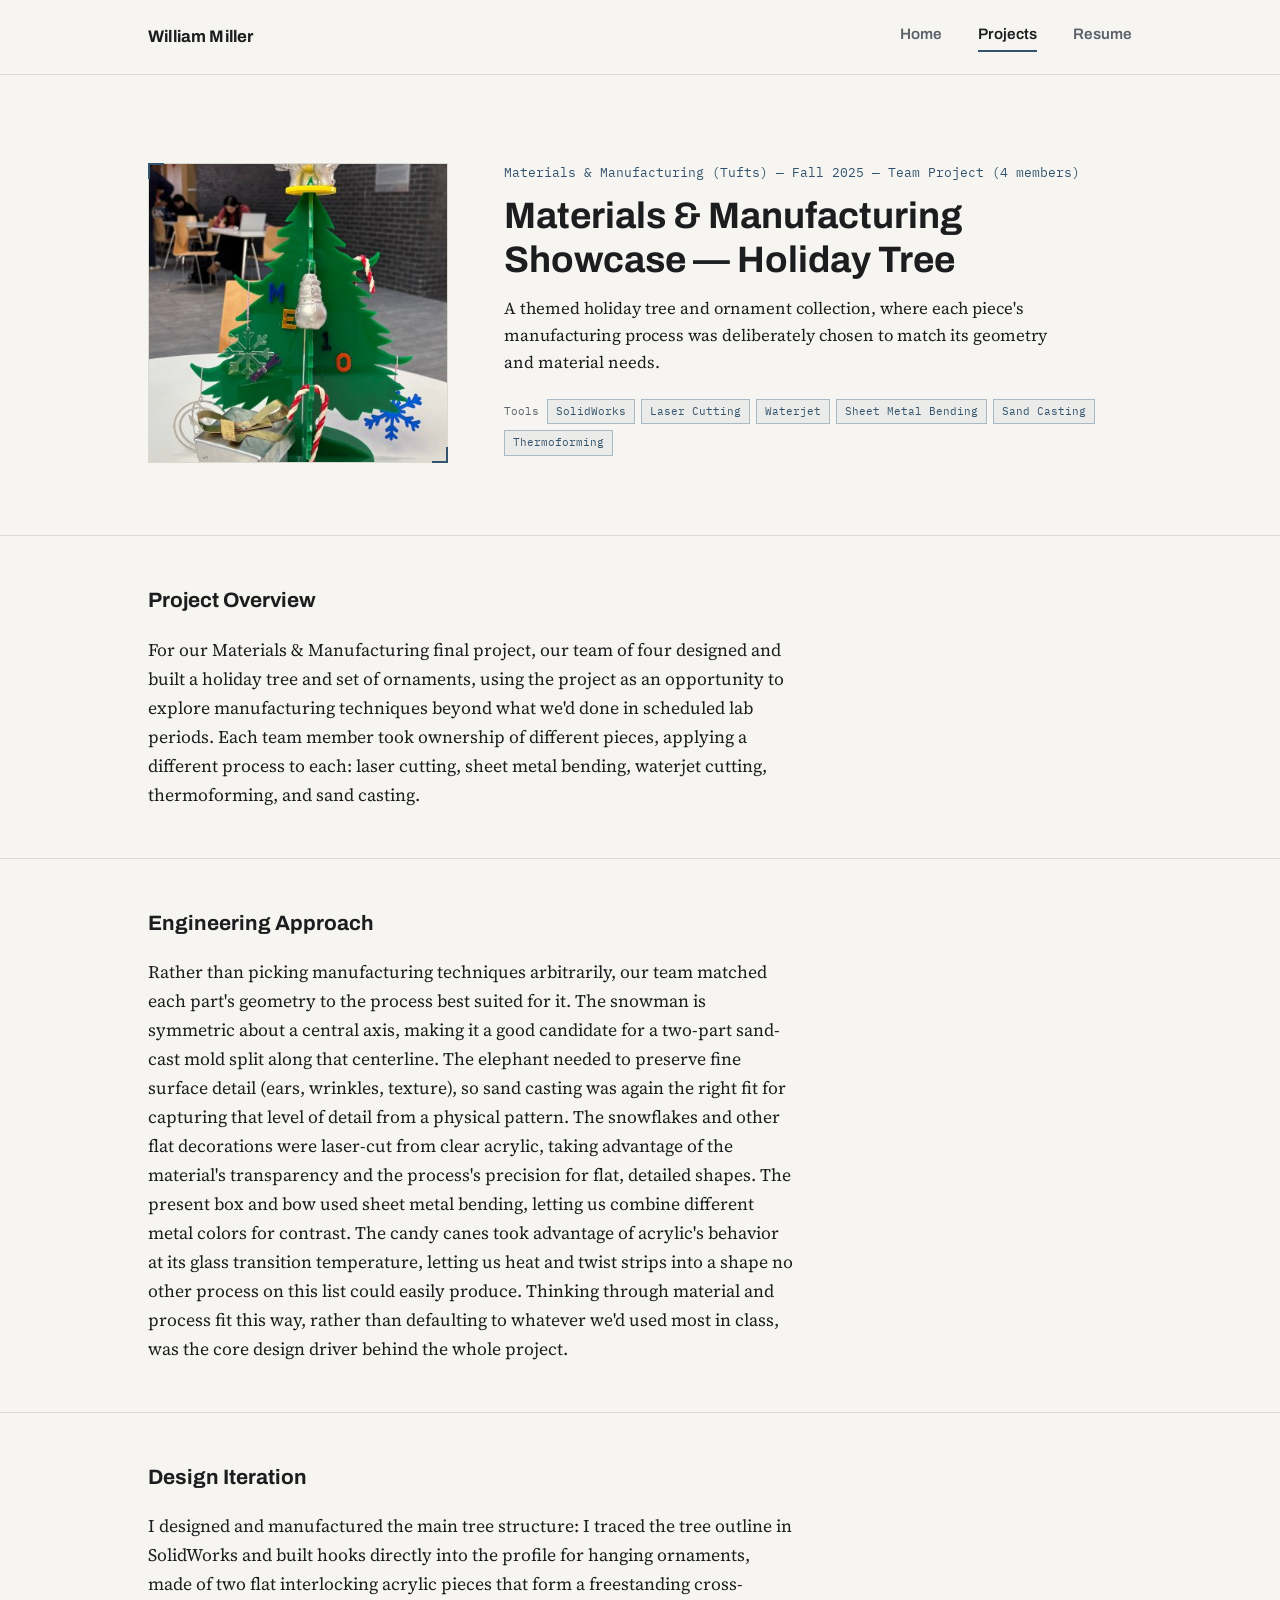
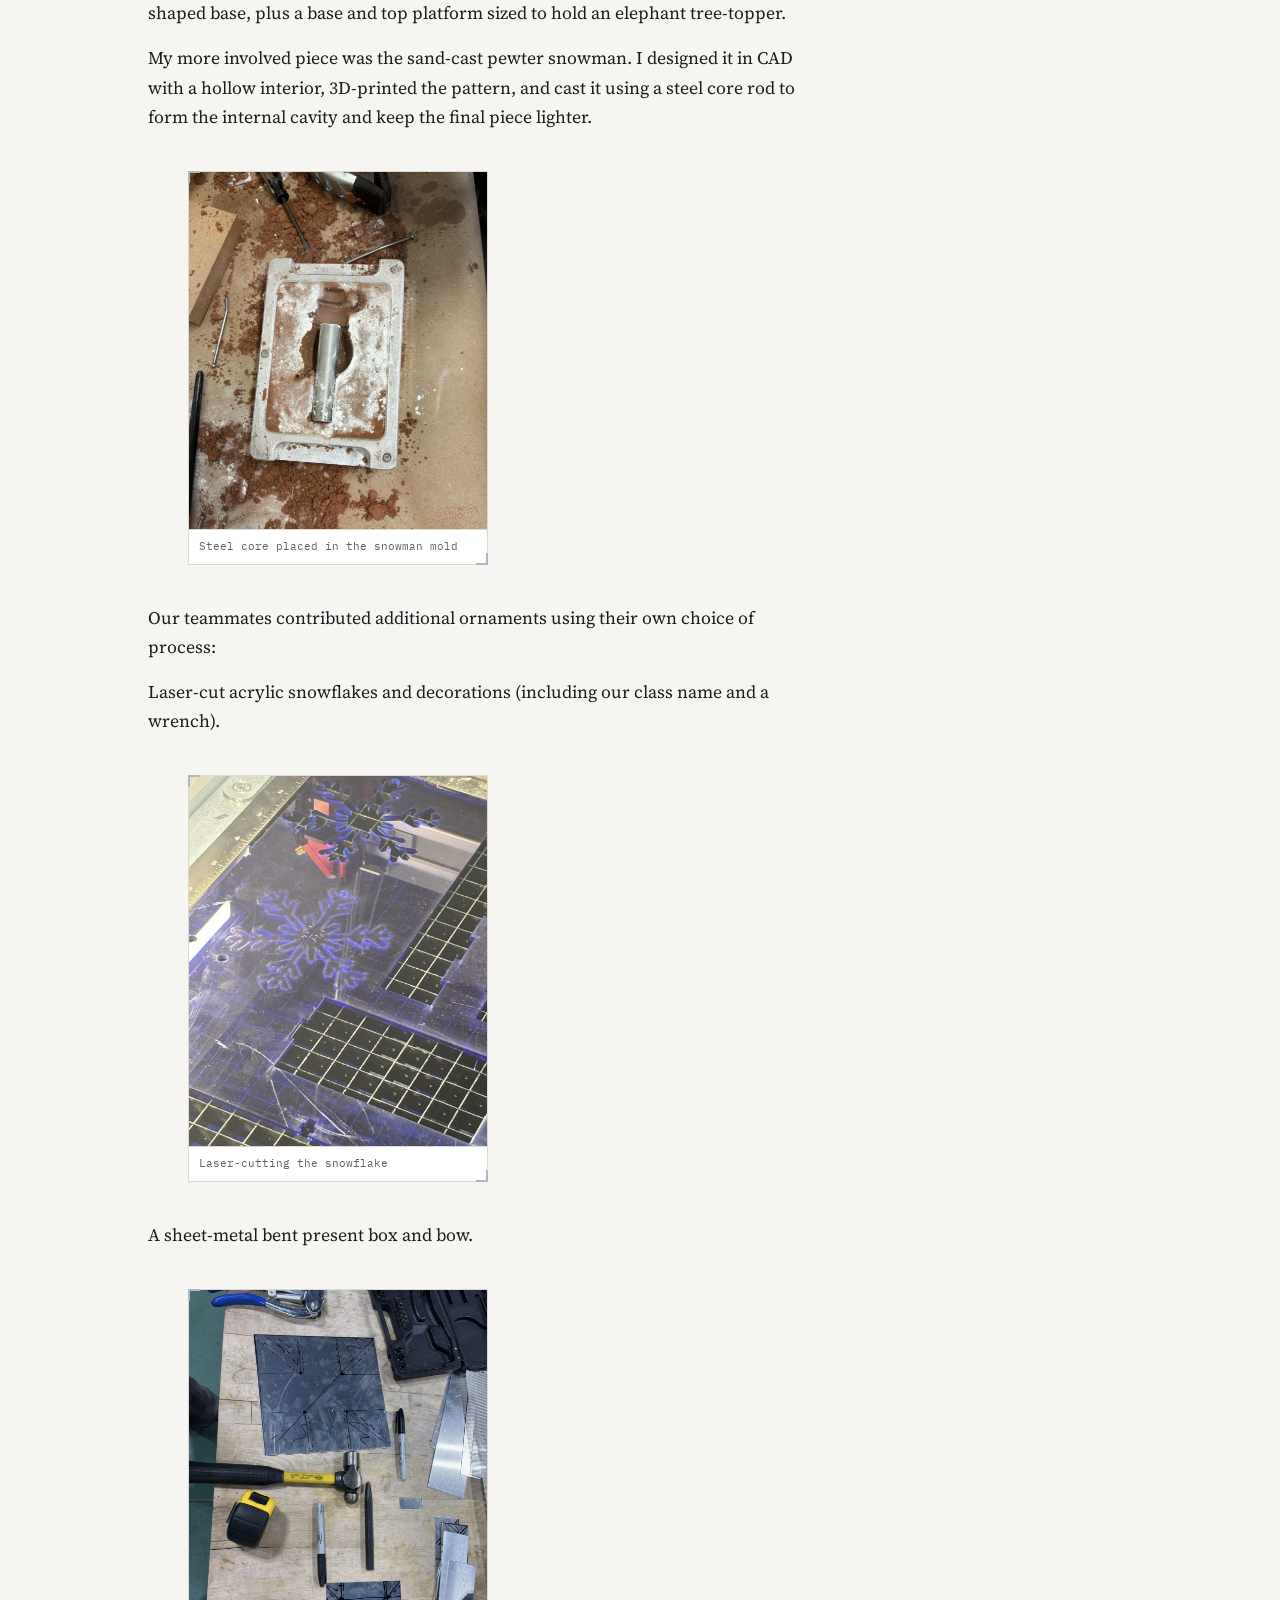
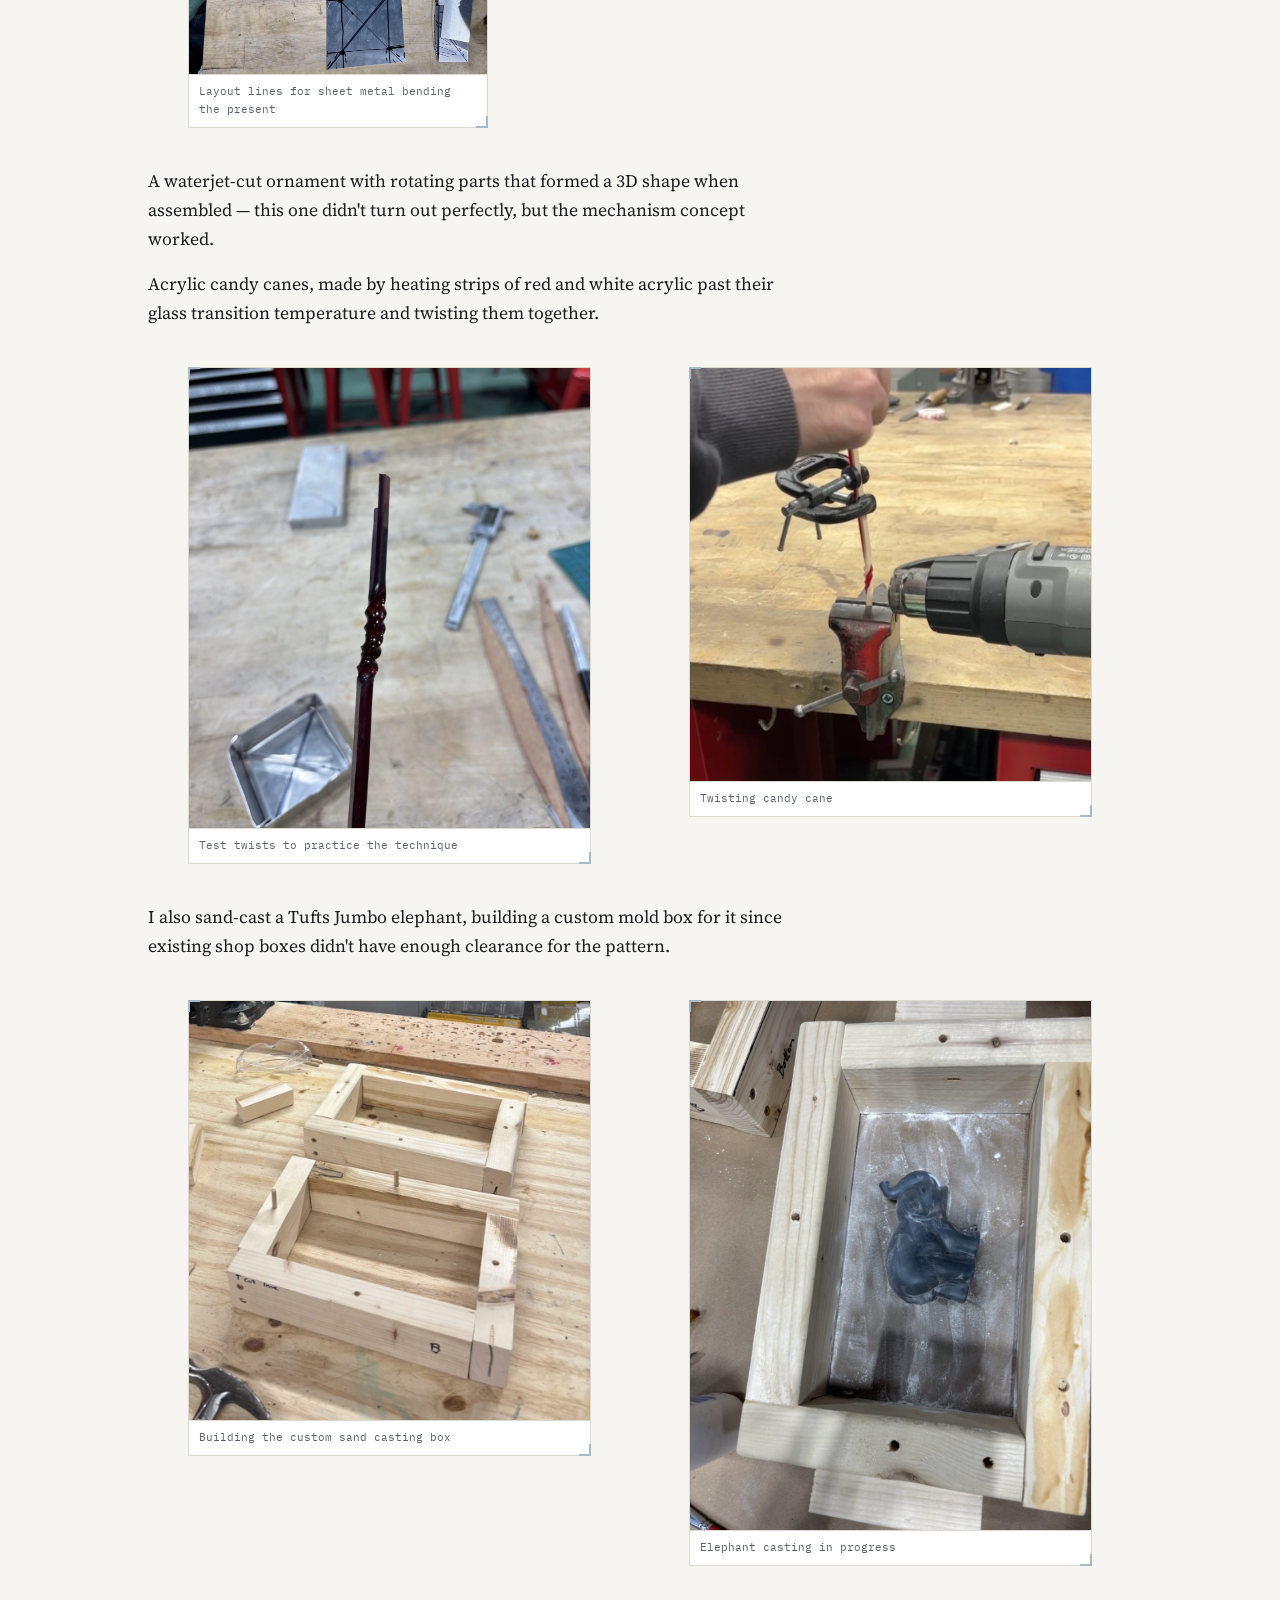
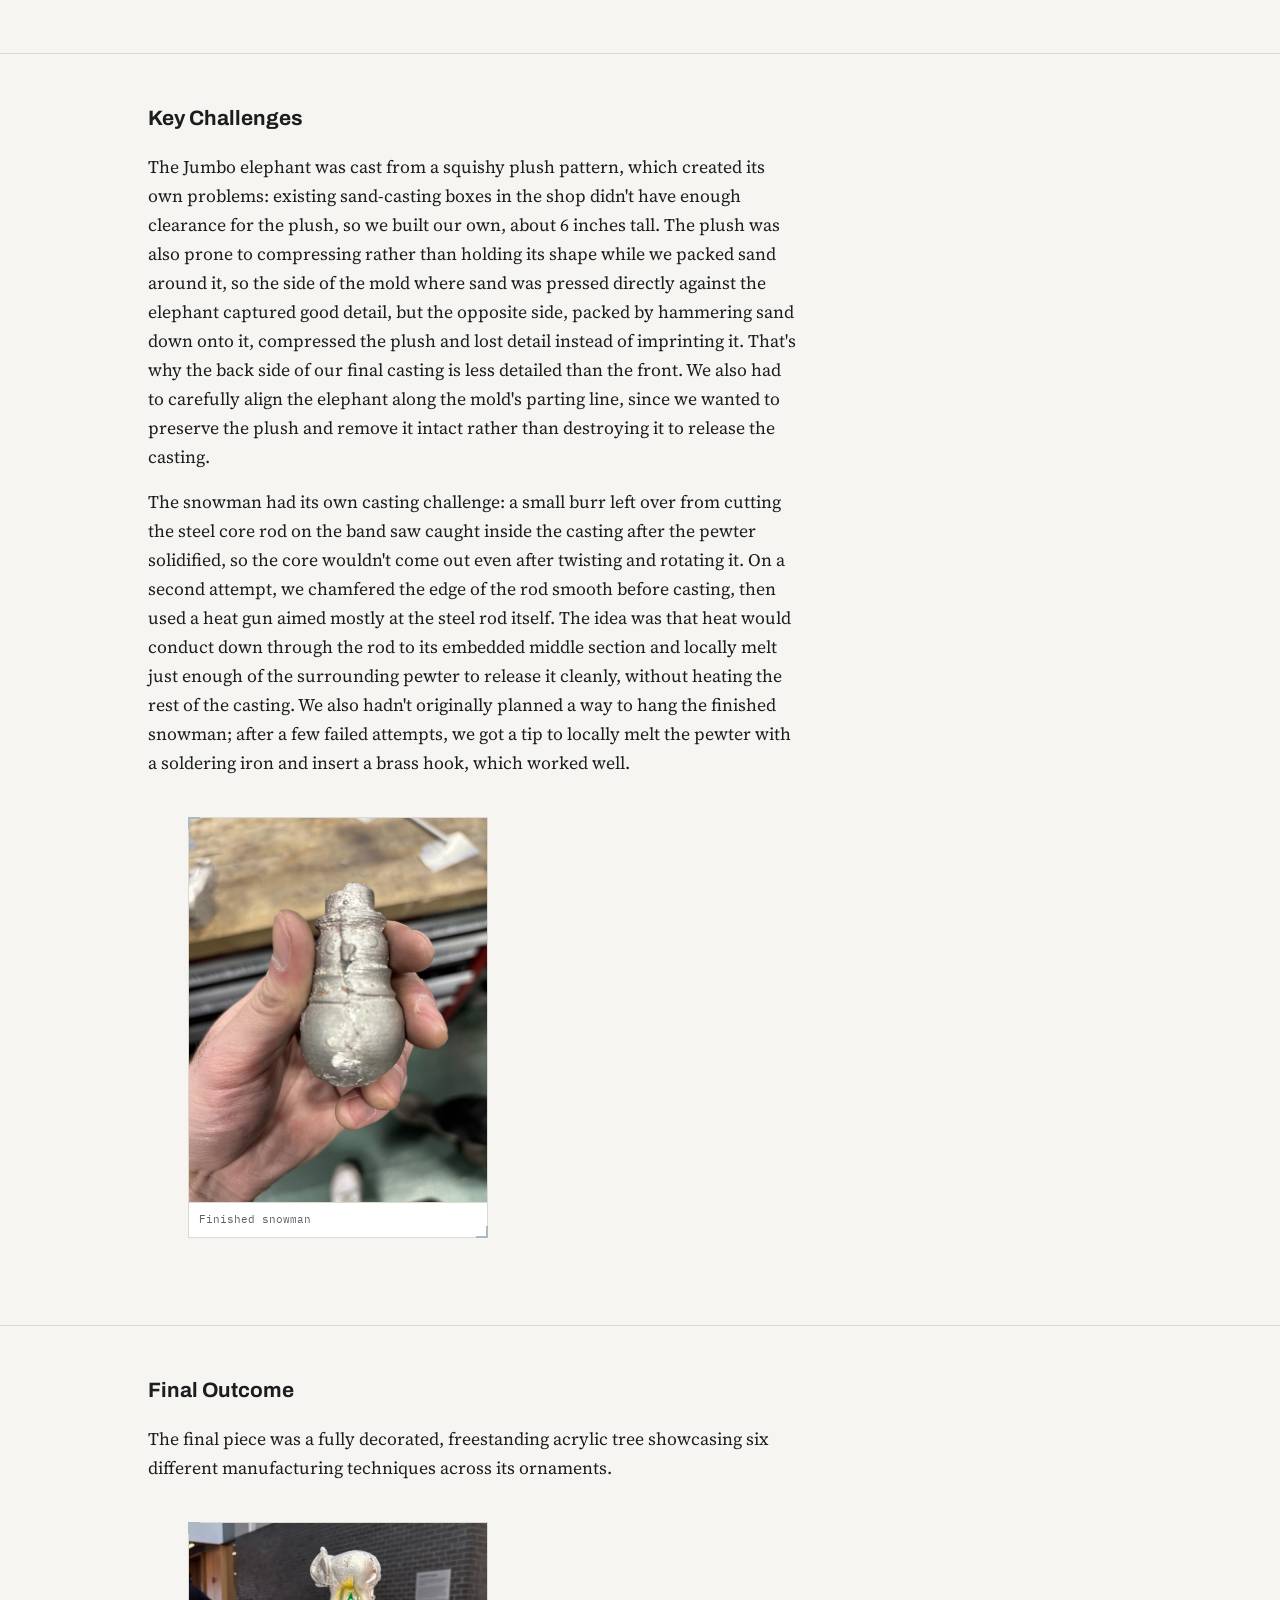
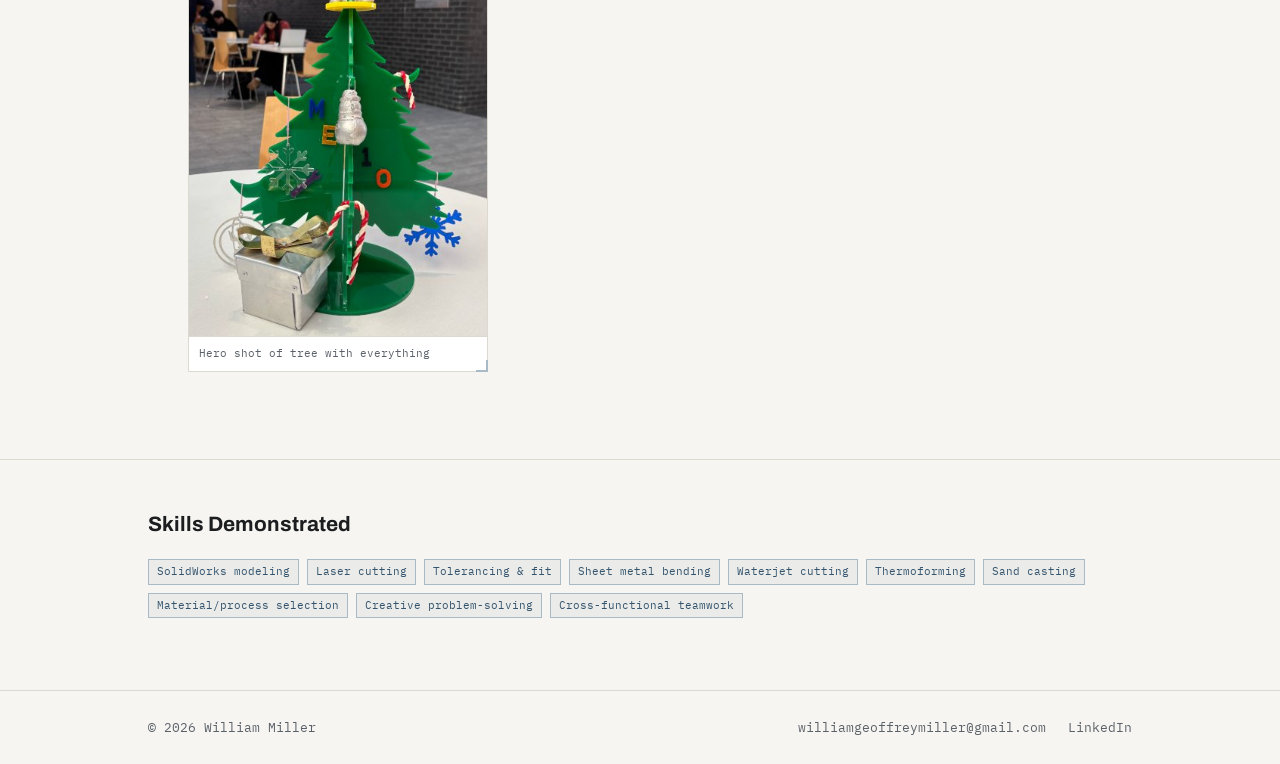
<file: project-christmas-tree.html>
<!DOCTYPE html>
<html lang="en">
<head>
<meta charset="UTF-8">
<meta name="viewport" content="width=device-width, initial-scale=1.0">
<title>Christmas Tree — William Miller</title>

<link rel="preconnect" href="https://fonts.googleapis.com">
<link rel="preconnect" href="https://fonts.gstatic.com" crossorigin>
<link href="https://fonts.googleapis.com/css2?family=Archivo:wght@500;600;700&family=Source+Serif+4:opsz,wght@8..60,400;8..60,500&family=IBM+Plex+Mono:wght@500&display=swap" rel="stylesheet">

<!-- Shared styling — see styles.css. -->
<link rel="stylesheet" href="styles.css">
</head>
<body>

  <!-- ============================================================
       NAV BAR — identical on every page.
       ============================================================ -->
  <header class="site-nav">
    <div class="wrap">
      <a class="name" href="index.html">William Miller</a>
      <nav>
        <a href="index.html">Home</a>
        <a href="projects.html" class="active">Projects</a>
        <a href="resume.html">Resume</a>
      </nav>
    </div>
  </header>

  <!-- ============================================================
       PROJECT HEADER BLOCK
       No Deliverables tag row for this project — none were defined,
       so only the Tools row appears below.
       ============================================================ -->
  <section class="project-header">
    <div class="wrap project-header-grid">

      <!-- SIDE IMAGE: hero shot of finished tree with everything. This
           same photo is reused again down in Final Outcome. Replace the
           .placeholder div with
           <img src="images/christmas-tree/hero.jpg" alt="Hero shot of finished tree with everything">
           kept inside .side-box. -->
      <div class="side-box">
        <img src="images/christmas-tree/hero-tree.jpg" alt="Hero shot of finished tree with everything">
      </div>

      <div class="header-text">
        <p class="eyebrow">Materials &amp; Manufacturing (Tufts) — Fall 2025 — Team Project (4 members)</p>
        <h1>Materials &amp; Manufacturing Showcase — Holiday Tree</h1>
        <p class="description">
          A themed holiday tree and ornament collection, where each piece's
          manufacturing process was deliberately chosen to match its
          geometry and material needs.
        </p>

        <div class="tag-row">
          <span class="tag-label">Tools</span>
          <span class="tag">SolidWorks</span>
          <span class="tag">Laser Cutting</span>
          <span class="tag">Waterjet</span>
          <span class="tag">Sheet Metal Bending</span>
          <span class="tag">Sand Casting</span>
          <span class="tag">Thermoforming</span>
        </div>
      </div>

    </div>
  </section>

  <!-- ============================================================
       PROJECT OVERVIEW
       Text-only — no image.
       ============================================================ -->
  <section class="project-section">
    <div class="wrap">
      <h3>Project Overview</h3>
      <p>
        For our Materials &amp; Manufacturing final project, our team of four
        designed and built a holiday tree and set of ornaments, using the
        project as an opportunity to explore manufacturing techniques
        beyond what we'd done in scheduled lab periods. Each team member
        took ownership of different pieces, applying a different process
        to each: laser cutting, sheet metal bending, waterjet cutting,
        thermoforming, and sand casting.
      </p>
    </div>
  </section>

  <!-- ============================================================
       ENGINEERING APPROACH
       Text-only — no image.
       ============================================================ -->
  <section class="project-section">
    <div class="wrap">
      <h3>Engineering Approach</h3>
      <p>
        Rather than picking manufacturing techniques arbitrarily, our team
        matched each part's geometry to the process best suited for it.
        The snowman is symmetric about a central axis, making it a good
        candidate for a two-part sand-cast mold split along that
        centerline. The elephant needed to preserve fine surface detail
        (ears, wrinkles, texture), so sand casting was again the right fit
        for capturing that level of detail from a physical pattern. The
        snowflakes and other flat decorations were laser-cut from clear
        acrylic, taking advantage of the material's transparency and the
        process's precision for flat, detailed shapes. The present box
        and bow used sheet metal bending, letting us combine different
        metal colors for contrast. The candy canes took advantage of
        acrylic's behavior at its glass transition temperature, letting
        us heat and twist strips into a shape no other process on this
        list could easily produce. Thinking through material and process
        fit this way, rather than defaulting to whatever we'd used most in
        class, was the core design driver behind the whole project.
      </p>
    </div>
  </section>

  <!-- ============================================================
       DESIGN ITERATION
       My tree structure (no image), then the snowman (1 image), then
       teammates' ornaments — each its own short paragraph, some with
       images and some without — then the elephant (2 images).
       ============================================================ -->
  <section class="project-section">
    <div class="wrap">
      <h3>Design Iteration</h3>

      <p>
        I designed and manufactured the main tree structure: I traced the
        tree outline in SolidWorks and built hooks directly into the
        profile for hanging ornaments, made of two flat interlocking
        acrylic pieces that form a freestanding cross-shaped base, plus a
        base and top platform sized to hold an elephant tree-topper.
      </p>

      <p>
        My more involved piece was the sand-cast pewter snowman. I
        designed it in CAD with a hollow interior, 3D-printed the
        pattern, and cast it using a steel core rod to form the internal
        cavity and keep the final piece lighter.
      </p>
      <div class="media-grid media-grid--single">
        <figure class="media-block">
          <img src="images/christmas-tree/steel-core-in-mold.jpg" alt="Steel core placed in the snowman mold">
          <figcaption>Steel core placed in the snowman mold</figcaption>
        </figure>
      </div>

      <p>
        Our teammates contributed additional ornaments using their own
        choice of process:
      </p>

      <p>
        Laser-cut acrylic snowflakes and decorations (including our class
        name and a wrench).
      </p>
      <div class="media-grid media-grid--single">
        <figure class="media-block">
          <img src="images/christmas-tree/laser-cutting-snowflake.jpg" alt="Laser-cutting the snowflake">
          <figcaption>Laser-cutting the snowflake</figcaption>
        </figure>
      </div>

      <p>
        A sheet-metal bent present box and bow.
      </p>
      <div class="media-grid media-grid--single">
        <figure class="media-block">
          <img src="images/christmas-tree/sheet-metal-layout-lines.jpg" alt="Layout lines for sheet metal bending the present">
          <figcaption>Layout lines for sheet metal bending the present</figcaption>
        </figure>
      </div>

      <p>
        A waterjet-cut ornament with rotating parts that formed a 3D shape
        when assembled — this one didn't turn out perfectly, but the
        mechanism concept worked.
      </p>

      <p>
        Acrylic candy canes, made by heating strips of red and white
        acrylic past their glass transition temperature and twisting them
        together.
      </p>
      <div class="media-grid">
        <figure class="media-block">
          <img src="images/christmas-tree/candy-cane-test-twist.jpg" alt="Test twists to practice the technique">
          <figcaption>Test twists to practice the technique</figcaption>
        </figure>
        <figure class="media-block">
          <img src="images/christmas-tree/candy-cane-twisting-action.jpg" alt="Twisting candy cane">
          <figcaption>Twisting candy cane</figcaption>
        </figure>
      </div>

      <p>
        I also sand-cast a Tufts Jumbo elephant, building a custom mold
        box for it since existing shop boxes didn't have enough clearance
        for the pattern.
      </p>
      <div class="media-grid">
        <figure class="media-block">
          <img src="images/christmas-tree/custom-sand-casting-box.jpg" alt="Building the custom sand casting box">
          <figcaption>Building the custom sand casting box</figcaption>
        </figure>
        <figure class="media-block">
          <img src="images/christmas-tree/elephant-casting-in-progress.jpg" alt="Elephant casting in progress">
          <figcaption>Elephant casting in progress</figcaption>
        </figure>
      </div>
    </div>
  </section>

  <!-- ============================================================
       KEY CHALLENGES
       Elephant paragraph (no image), then snowman paragraph (1 image).
       ============================================================ -->
  <section class="project-section">
    <div class="wrap">
      <h3>Key Challenges</h3>
      <p>
        The Jumbo elephant was cast from a squishy plush pattern, which
        created its own problems: existing sand-casting boxes in the shop
        didn't have enough clearance for the plush, so we built our own,
        about 6 inches tall. The plush was also prone to compressing
        rather than holding its shape while we packed sand around it, so
        the side of the mold where sand was pressed directly against the
        elephant captured good detail, but the opposite side, packed by
        hammering sand down onto it, compressed the plush and lost detail
        instead of imprinting it. That's why the back side of our final
        casting is less detailed than the front. We also had to carefully
        align the elephant along the mold's parting line, since we wanted
        to preserve the plush and remove it intact rather than destroying
        it to release the casting.
      </p>
      <p>
        The snowman had its own casting challenge: a small burr left over
        from cutting the steel core rod on the band saw caught inside the
        casting after the pewter solidified, so the core wouldn't come
        out even after twisting and rotating it. On a second attempt, we
        chamfered the edge of the rod smooth before casting, then used a
        heat gun aimed mostly at the steel rod itself. The idea was that
        heat would conduct down through the rod to its embedded middle
        section and locally melt just enough of the surrounding pewter to
        release it cleanly, without heating the rest of the casting. We
        also hadn't originally planned a way to hang the finished
        snowman; after a few failed attempts, we got a tip to locally
        melt the pewter with a soldering iron and insert a brass hook,
        which worked well.
      </p>
      <div class="media-grid media-grid--single">
        <figure class="media-block">
          <img src="images/christmas-tree/finished-snowman.jpg" alt="Finished snowman">
          <figcaption>Finished snowman</figcaption>
        </figure>
      </div>
    </div>
  </section>

  <!-- ============================================================
       FINAL OUTCOME
       Reuses the same hero shot as the header image.
       ============================================================ -->
  <section class="project-section">
    <div class="wrap">
      <h3>Final Outcome</h3>
      <p>
        The final piece was a fully decorated, freestanding acrylic tree
        showcasing six different manufacturing techniques across its
        ornaments.
      </p>
      <div class="media-grid media-grid--single">
        <figure class="media-block">
          <img src="images/christmas-tree/hero-tree.jpg" alt="Hero shot of tree with everything">
          <figcaption>Hero shot of tree with everything</figcaption>
        </figure>
      </div>
    </div>
  </section>

  <!-- ============================================================
       SKILLS DEMONSTRATED
       ============================================================ -->
  <section class="project-section">
    <div class="wrap">
      <h3>Skills Demonstrated</h3>
      <div class="skills-list">
        <span class="tag">SolidWorks modeling</span>
        <span class="tag">Laser cutting</span>
        <span class="tag">Tolerancing &amp; fit</span>
        <span class="tag">Sheet metal bending</span>
        <span class="tag">Waterjet cutting</span>
        <span class="tag">Thermoforming</span>
        <span class="tag">Sand casting</span>
        <span class="tag">Material/process selection</span>
        <span class="tag">Creative problem-solving</span>
        <span class="tag">Cross-functional teamwork</span>
      </div>
    </div>
  </section>

  <!-- ============================================================
       FOOTER — identical on every page.
       ============================================================ -->
  <footer class="site-footer">
    <div class="wrap">
      <span style="font-family: var(--font-mono); font-size: 0.82rem; color: var(--slate);">&copy; 2026 William Miller</span>
      <div class="footer-links">
        <a href="mailto:williamgeoffreymiller@gmail.com">williamgeoffreymiller@gmail.com</a>
        <a href="https://www.linkedin.com/in/wgmiller" target="_blank" rel="noopener">LinkedIn</a>
      </div>
    </div>
  </footer>

  <!-- Shared site behavior (currently: click-to-enlarge on photos). -->
  <script src="site.js"></script>

</body>
</html>
</file>
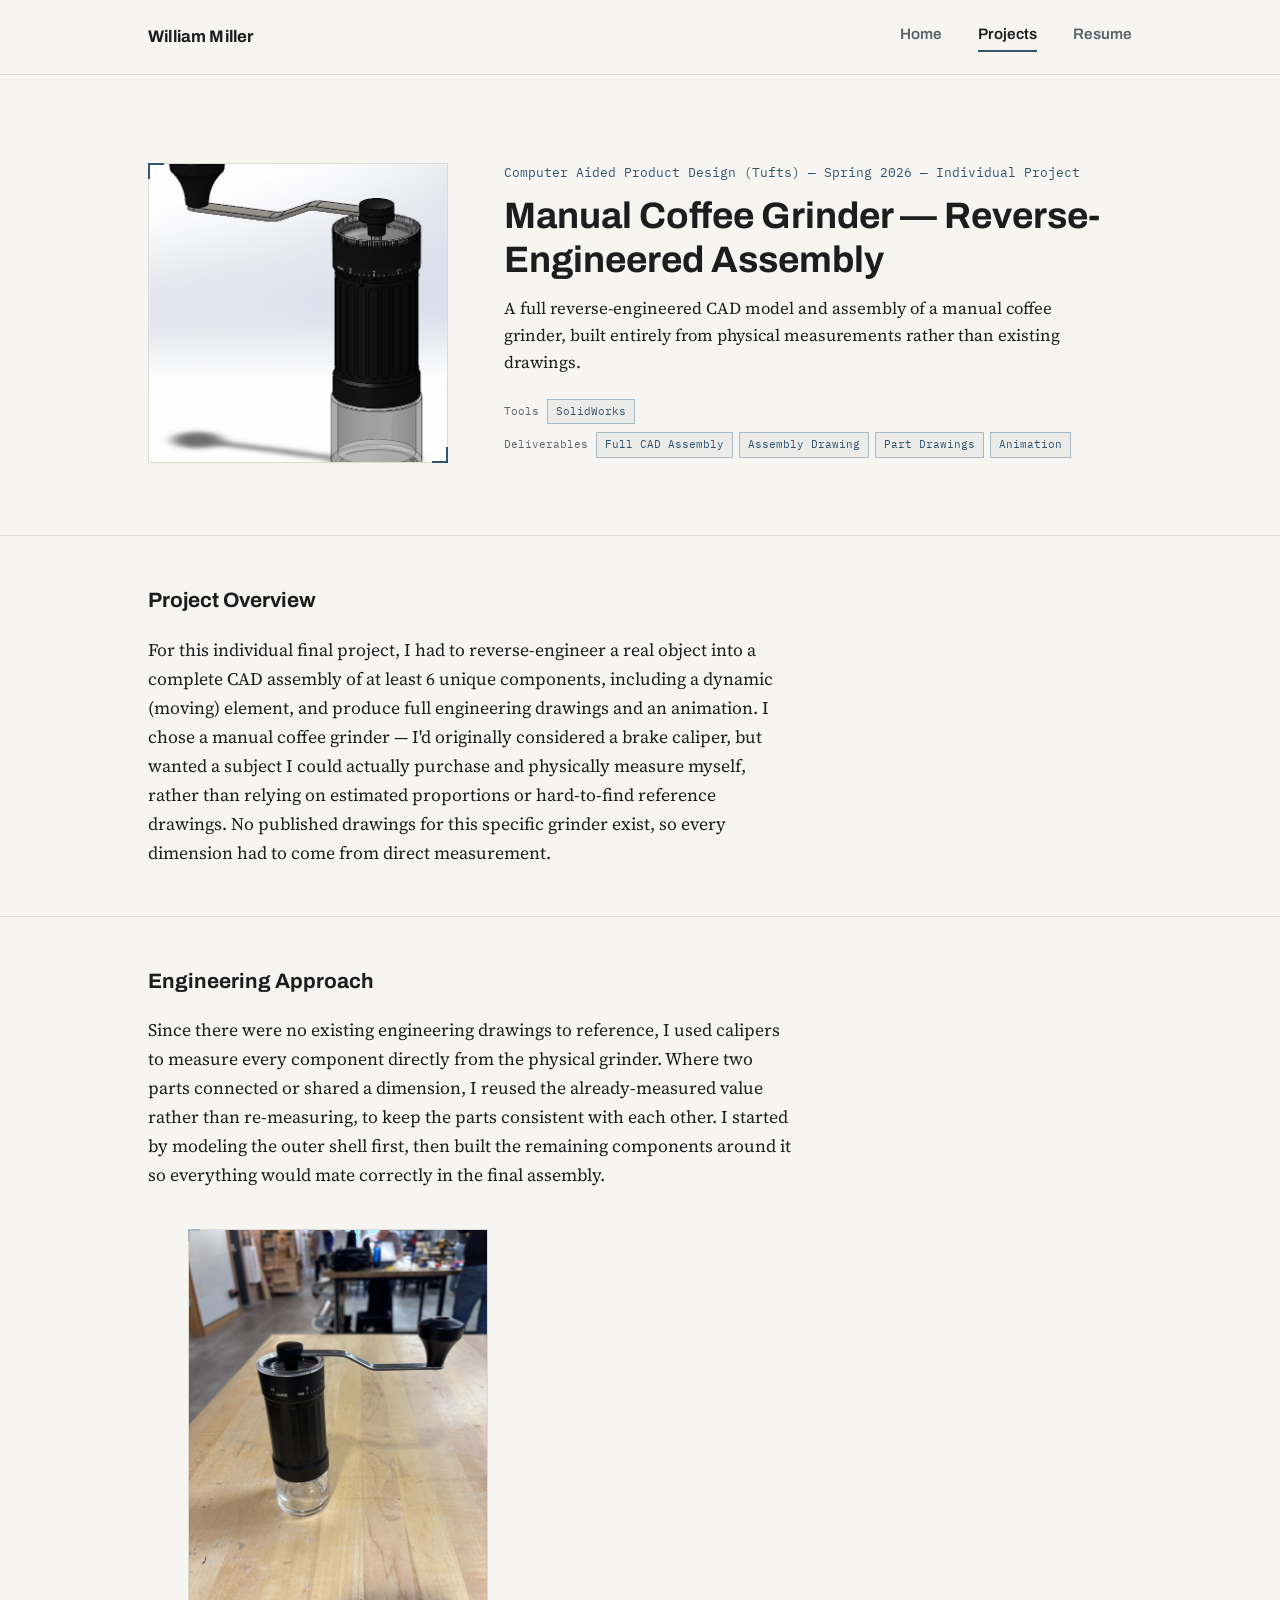
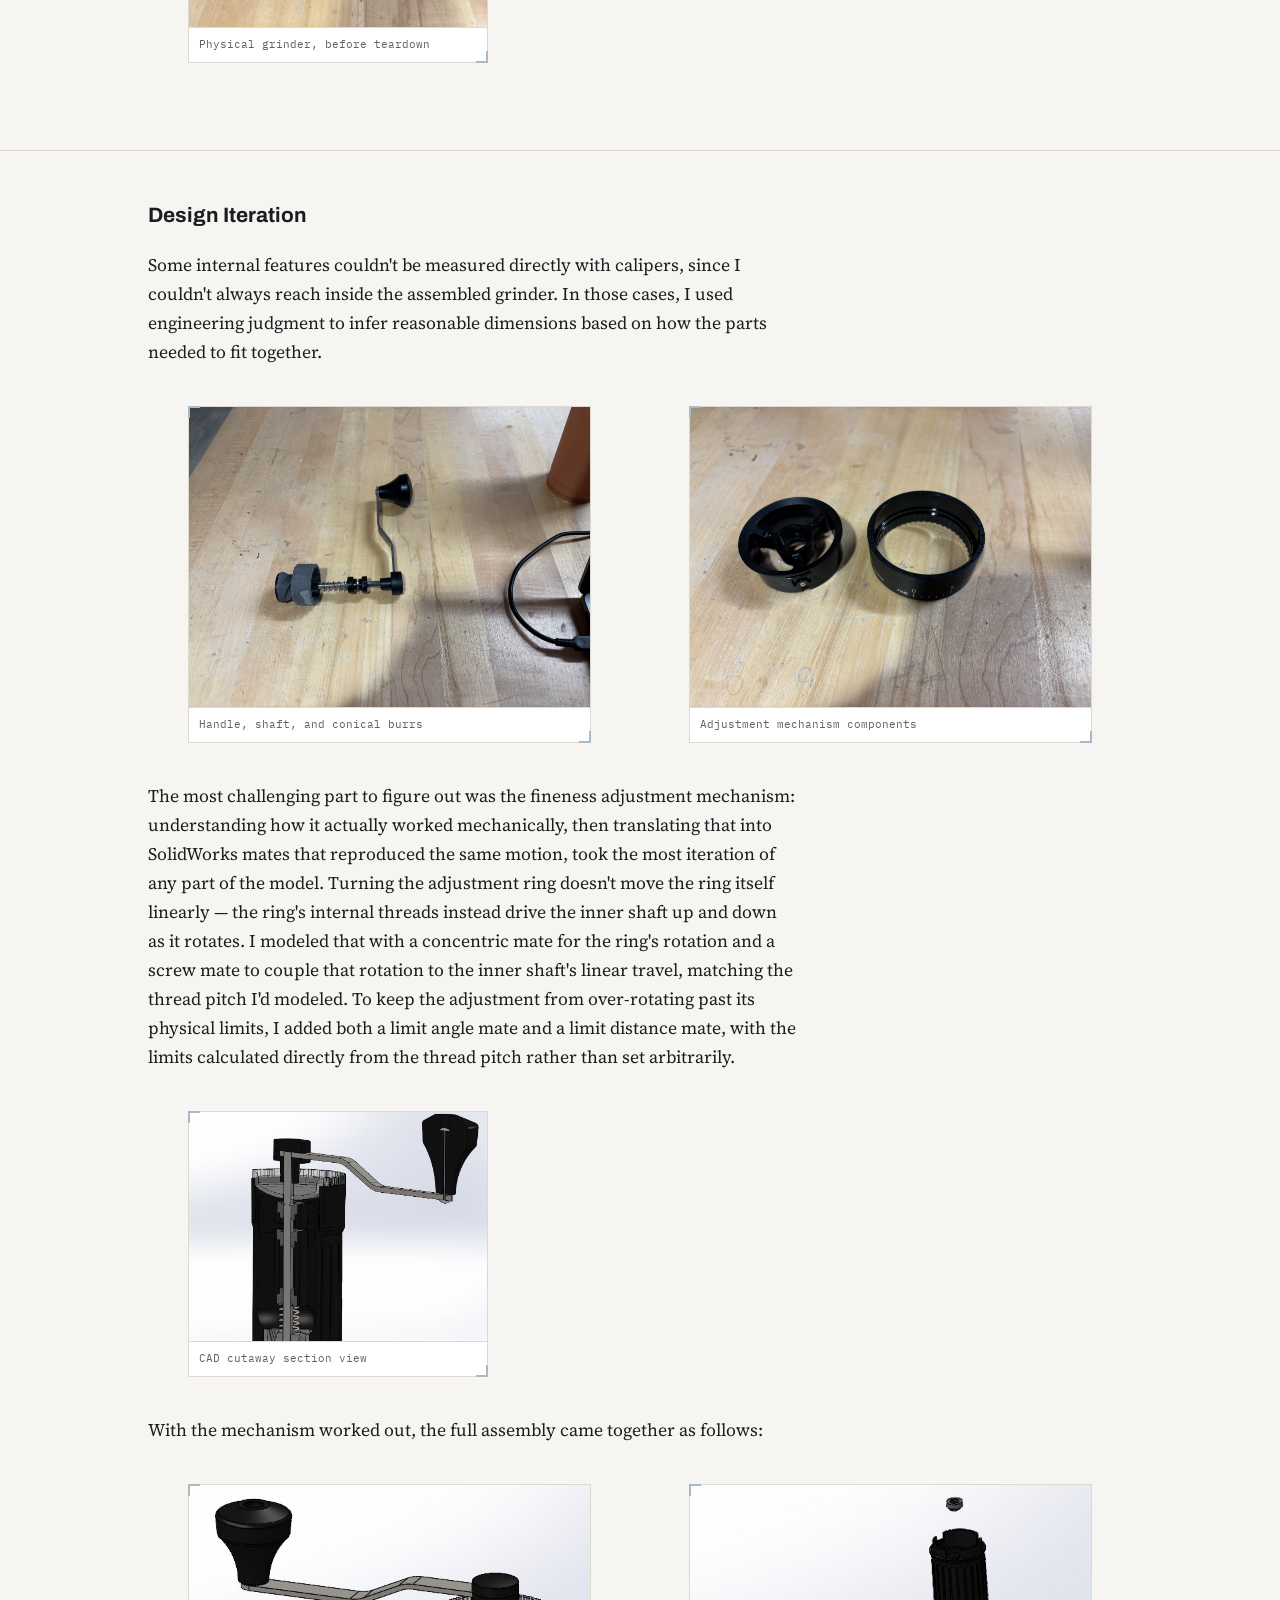
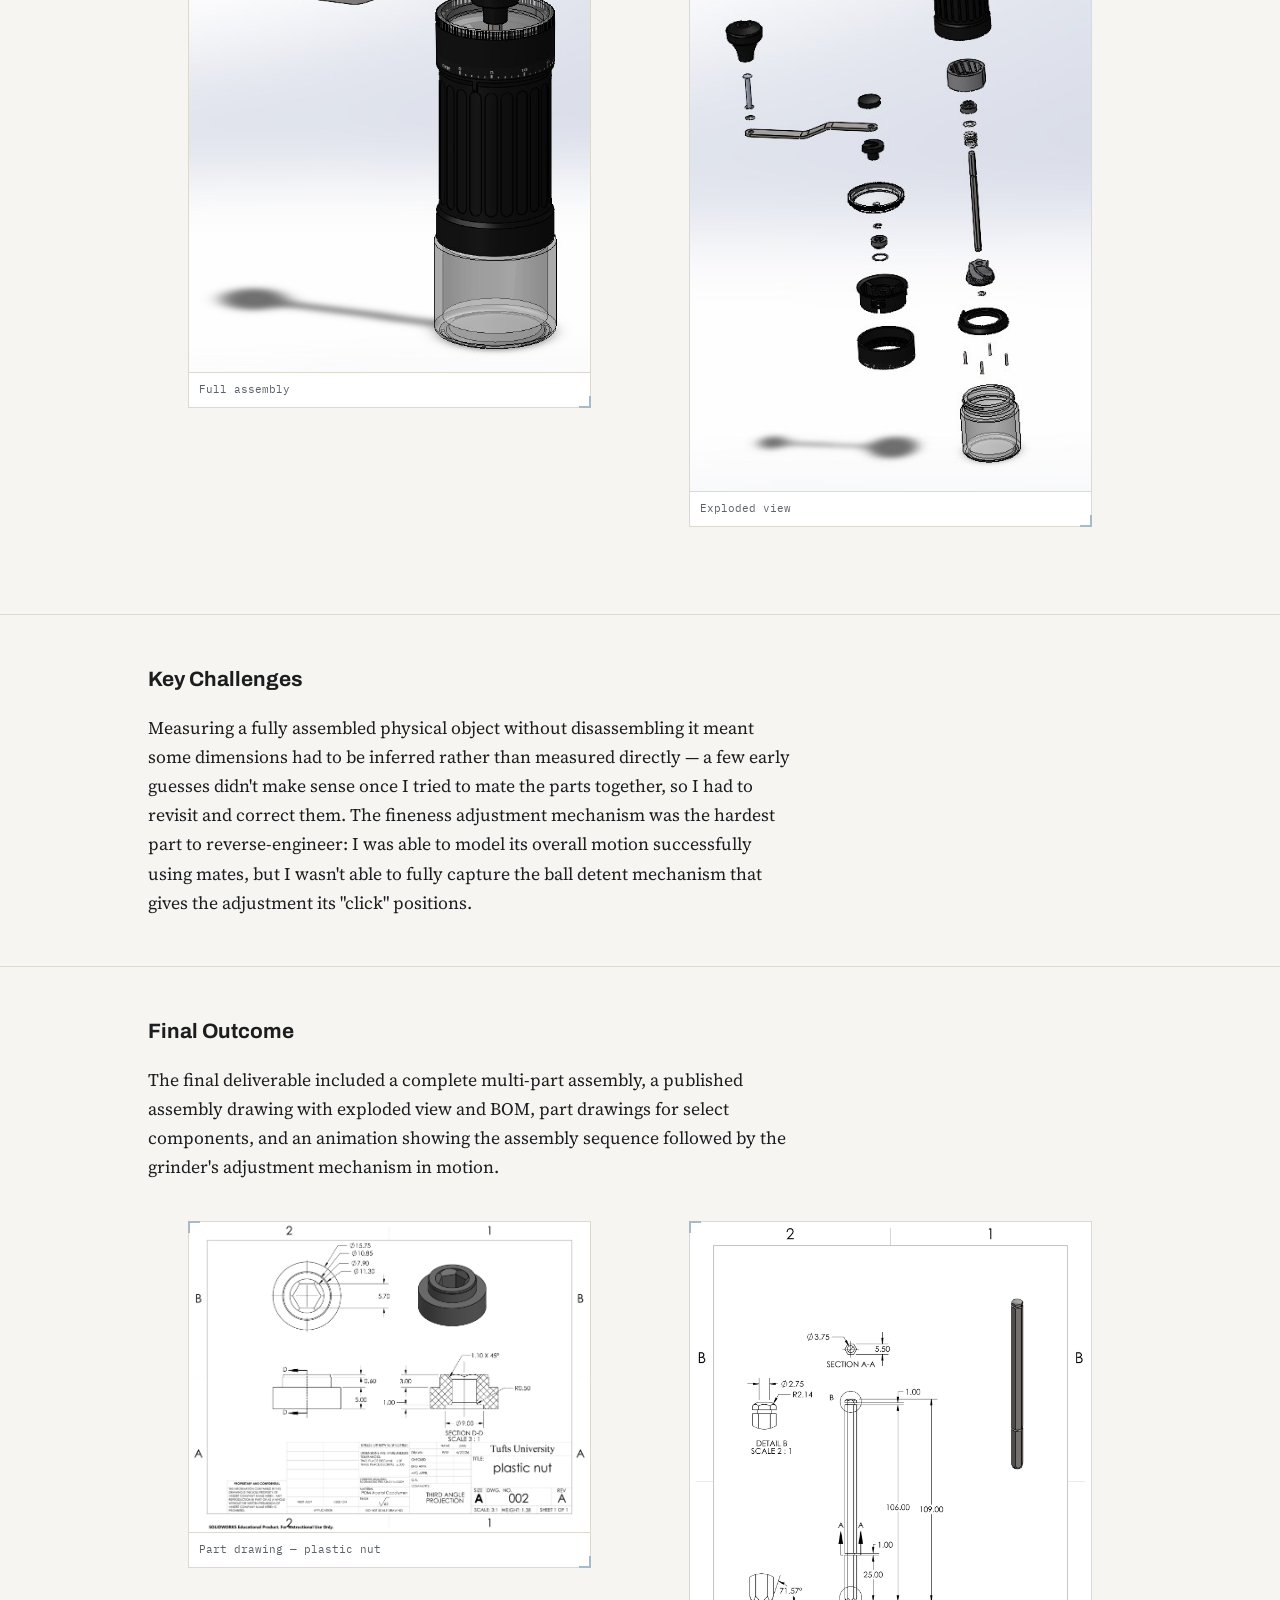
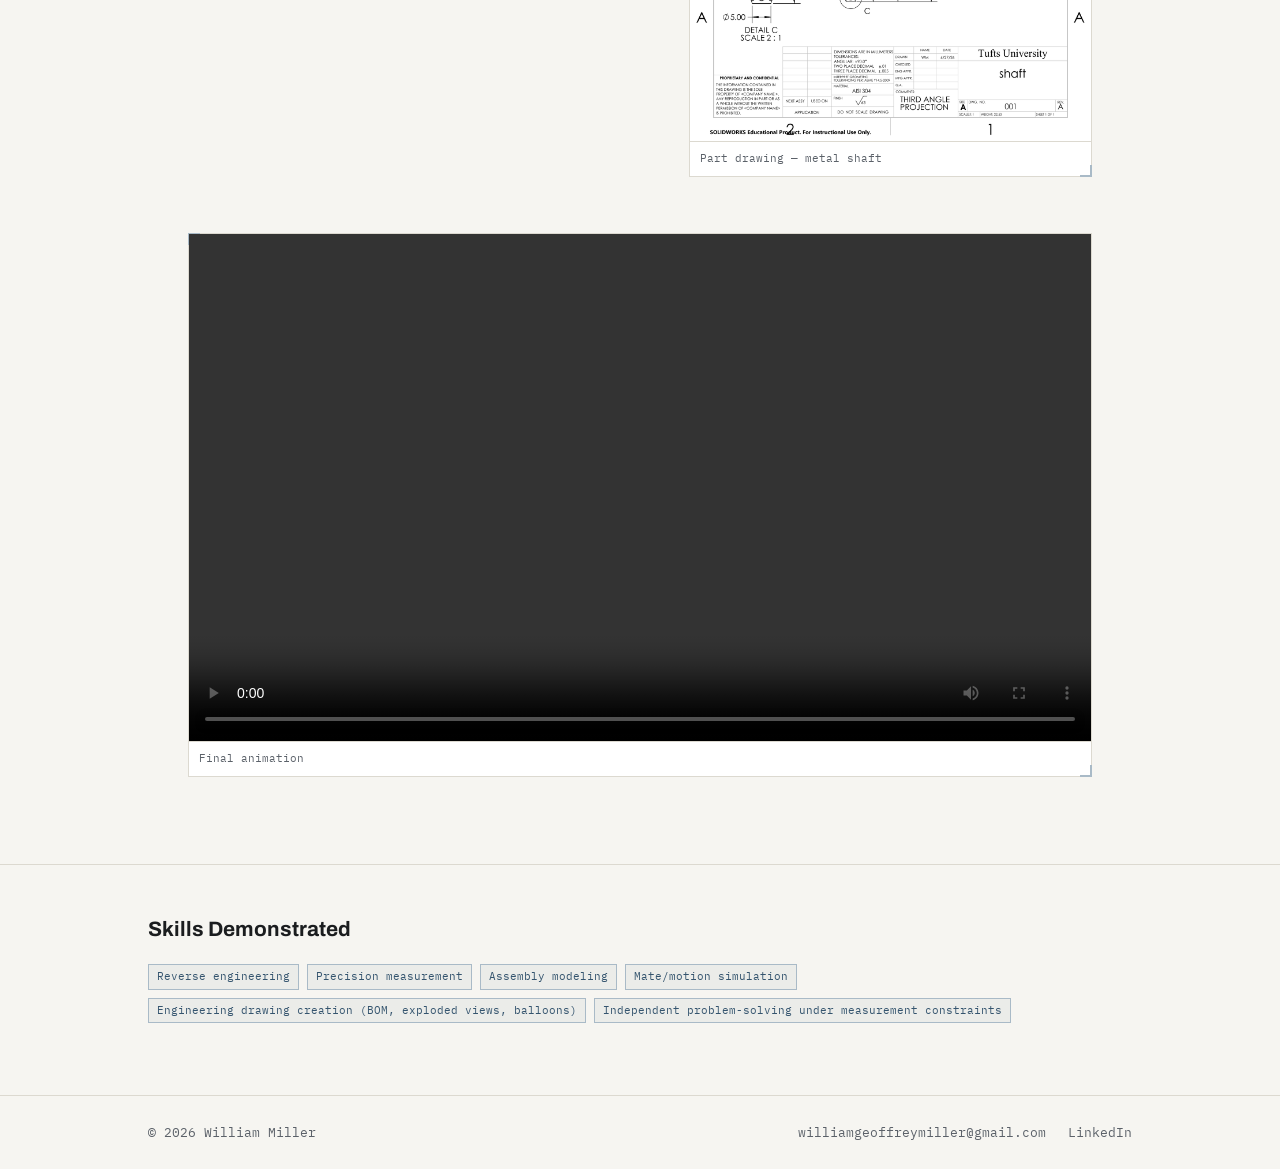
<file: project-coffee-grinder.html>
<!DOCTYPE html>
<html lang="en">
<head>
<meta charset="UTF-8">
<meta name="viewport" content="width=device-width, initial-scale=1.0">
<title>Coffee Grinder — William Miller</title>

<link rel="preconnect" href="https://fonts.googleapis.com">
<link rel="preconnect" href="https://fonts.gstatic.com" crossorigin>
<link href="https://fonts.googleapis.com/css2?family=Archivo:wght@500;600;700&family=Source+Serif+4:opsz,wght@8..60,400;8..60,500&family=IBM+Plex+Mono:wght@500&display=swap" rel="stylesheet">

<!-- Shared styling — see styles.css. -->
<link rel="stylesheet" href="styles.css">
</head>
<body>

  <!-- ============================================================
       NAV BAR — identical on every page.
       ============================================================ -->
  <header class="site-nav">
    <div class="wrap">
      <a class="name" href="index.html">William Miller</a>
      <nav>
        <a href="index.html">Home</a>
        <a href="projects.html" class="active">Projects</a>
        <a href="resume.html">Resume</a>
      </nav>
    </div>
  </header>

  <!-- ============================================================
       PROJECT HEADER BLOCK
       ============================================================ -->
  <section class="project-header">
    <div class="wrap project-header-grid">

      <!-- SIDE IMAGE: final rendered assembly or exploded view. Replace
           the .placeholder div with
           <img src="images/coffee-grinder/header.jpg" alt="Final rendered assembly / exploded view">
           kept inside .side-box. -->
      <div class="side-box">
        <img src="images/coffee-grinder/header-full-assembly.jpg" alt="Final rendered assembly">
      </div>

      <div class="header-text">
        <p class="eyebrow">Computer Aided Product Design (Tufts) — Spring 2026 — Individual Project</p>
        <h1>Manual Coffee Grinder — Reverse-Engineered Assembly</h1>
        <p class="description">
          A full reverse-engineered CAD model and assembly of a manual coffee
          grinder, built entirely from physical measurements rather than
          existing drawings.
        </p>

        <div class="tag-row" style="margin-bottom:8px;">
          <span class="tag-label">Tools</span>
          <span class="tag">SolidWorks</span>
        </div>
        <div class="tag-row">
          <span class="tag-label">Deliverables</span>
          <span class="tag">Full CAD Assembly</span>
          <span class="tag">Assembly Drawing</span>
          <span class="tag">Part Drawings</span>
          <span class="tag">Animation</span>
        </div>
      </div>

    </div>
  </section>

  <!-- ============================================================
       PROJECT OVERVIEW
       Text-only — no image.
       ============================================================ -->
  <section class="project-section">
    <div class="wrap">
      <h3>Project Overview</h3>
      <p>
        For this individual final project, I had to reverse-engineer a real
        object into a complete CAD assembly of at least 6 unique
        components, including a dynamic (moving) element, and produce full
        engineering drawings and an animation. I chose a manual coffee
        grinder — I'd originally considered a brake caliper, but wanted a
        subject I could actually purchase and physically measure myself,
        rather than relying on estimated proportions or hard-to-find
        reference drawings. No published drawings for this specific
        grinder exist, so every dimension had to come from direct
        measurement.
      </p>
    </div>
  </section>

  <!-- ============================================================
       ENGINEERING APPROACH
       One image: the physical grinder, whole, before teardown.
       ============================================================ -->
  <section class="project-section">
    <div class="wrap">
      <h3>Engineering Approach</h3>
      <p>
        Since there were no existing engineering drawings to reference, I
        used calipers to measure every component directly from the
        physical grinder. Where two parts connected or shared a dimension,
        I reused the already-measured value rather than re-measuring, to
        keep the parts consistent with each other. I started by modeling
        the outer shell first, then built the remaining components around
        it so everything would mate correctly in the final assembly.
      </p>

      <div class="media-grid media-grid--single">
        <figure class="media-block">
          <img src="images/coffee-grinder/physical-grinder-before-teardown.jpg" alt="Physical grinder, before teardown">
          <figcaption>Physical grinder, before teardown</figcaption>
        </figure>
      </div>
    </div>
  </section>

  <!-- ============================================================
       DESIGN ITERATION
       Three parts: teardown photos, the fineness-adjustment mechanism
       (explained with a CAD cutaway rather than a photo, since it's an
       internal mechanism a photo can't show), then the full assembly
       progression / exploded view.
       ============================================================ -->
  <section class="project-section">
    <div class="wrap">
      <h3>Design Iteration</h3>

      <p>
        Some internal features couldn't be measured directly with
        calipers, since I couldn't always reach inside the assembled
        grinder. In those cases, I used engineering judgment to infer
        reasonable dimensions based on how the parts needed to fit
        together.
      </p>
      <div class="media-grid">
        <figure class="media-block">
          <img src="images/coffee-grinder/handle-shaft-burrs.jpg" alt="Handle, shaft, and conical burrs">
          <figcaption>Handle, shaft, and conical burrs</figcaption>
        </figure>
        <figure class="media-block">
          <img src="images/coffee-grinder/adjustment-mechanism-components.jpg" alt="Adjustment mechanism components">
          <figcaption>Adjustment mechanism components</figcaption>
        </figure>
      </div>

      <p>
        The most challenging part to figure out was the fineness
        adjustment mechanism: understanding how it actually worked
        mechanically, then translating that into SolidWorks mates that
        reproduced the same motion, took the most iteration of any part
        of the model. Turning the adjustment ring doesn't move the ring
        itself linearly — the ring's internal threads instead drive the
        inner shaft up and down as it rotates. I modeled that with a
        concentric mate for the ring's rotation and a screw mate to
        couple that rotation to the inner shaft's linear travel, matching
        the thread pitch I'd modeled. To keep the adjustment from
        over-rotating past its physical limits, I added both a limit
        angle mate and a limit distance mate, with the limits calculated
        directly from the thread pitch rather than set arbitrarily.
      </p>
            <div class="media-grid media-grid--single">
        <figure class="media-block">
          <img src="images/coffee-grinder/cad-cutaway.jpg" alt="CAD cutaway section view">
          <figcaption>CAD cutaway section view</figcaption>
        </figure>
      </div>

      <p>
        With the mechanism worked out, the full assembly came together as
        follows:
      </p>
      <!-- Add more figures here (copy this block) if the assembly
           progression spans more than these two renders. -->
      <div class="media-grid">
        <figure class="media-block">
          <img src="images/coffee-grinder/header-full-assembly.jpg" alt="Full assembly">
          <figcaption>Full assembly</figcaption>
        </figure>
        <figure class="media-block">
          <img src="images/coffee-grinder/exploded-view.jpg" alt="Exploded view">
          <figcaption>Exploded view</figcaption>
        </figure>
      </div>
    </div>
  </section>

  <!-- ============================================================
       KEY CHALLENGES
       Text-only — no image.
       ============================================================ -->
  <section class="project-section">
    <div class="wrap">
      <h3>Key Challenges</h3>
      <p>
        Measuring a fully assembled physical object without disassembling
        it meant some dimensions had to be inferred rather than measured
        directly — a few early guesses didn't make sense once I tried to
        mate the parts together, so I had to revisit and correct them.
        The fineness adjustment mechanism was the hardest part to
        reverse-engineer: I was able to model its overall motion
        successfully using mates, but I wasn't able to fully capture the
        ball detent mechanism that gives the adjustment its "click"
        positions.
      </p>
    </div>
  </section>

  <!-- ============================================================
       FINAL OUTCOME
       Two part drawings, then the final animation video.
       ============================================================ -->
  <section class="project-section">
    <div class="wrap">
      <h3>Final Outcome</h3>
      <p>
        The final deliverable included a complete multi-part assembly, a
        published assembly drawing with exploded view and BOM, part
        drawings for select components, and an animation showing the
        assembly sequence followed by the grinder's adjustment mechanism
        in motion.
      </p>

      <div class="media-grid">
        <figure class="media-block">
          <img src="images/coffee-grinder/plastic-nut-drawing.png" alt="Part drawing — plastic nut">
          <figcaption>Part drawing — plastic nut</figcaption>
        </figure>
        <figure class="media-block">
          <img src="images/coffee-grinder/shaft-drawing.png" alt="Part drawing — metal shaft">
          <figcaption>Part drawing — metal shaft</figcaption>
        </figure>
      </div>

      <div class="media-grid">
        <figure class="media-block video-block">
          <video controls src="images/coffee-grinder/animation.mp4"></video>
          <figcaption>Final animation</figcaption>
        </figure>
      </div>
    </div>
  </section>

  <!-- ============================================================
       SKILLS DEMONSTRATED
       ============================================================ -->
  <section class="project-section">
    <div class="wrap">
      <h3>Skills Demonstrated</h3>
      <div class="skills-list">
        <span class="tag">Reverse engineering</span>
        <span class="tag">Precision measurement</span>
        <span class="tag">Assembly modeling</span>
        <span class="tag">Mate/motion simulation</span>
        <span class="tag">Engineering drawing creation (BOM, exploded views, balloons)</span>
        <span class="tag">Independent problem-solving under measurement constraints</span>
      </div>
    </div>
  </section>

  <!-- ============================================================
       FOOTER — identical on every page.
       ============================================================ -->
  <footer class="site-footer">
    <div class="wrap">
      <span style="font-family: var(--font-mono); font-size: 0.82rem; color: var(--slate);">&copy; 2026 William Miller</span>
      <div class="footer-links">
        <a href="mailto:williamgeoffreymiller@gmail.com">williamgeoffreymiller@gmail.com</a>
        <a href="https://www.linkedin.com/in/wgmiller" target="_blank" rel="noopener">LinkedIn</a>
      </div>
    </div>
  </footer>

  <!-- Shared site behavior (currently: click-to-enlarge on photos). -->
  <script src="site.js"></script>

</body>
</html>
</file>
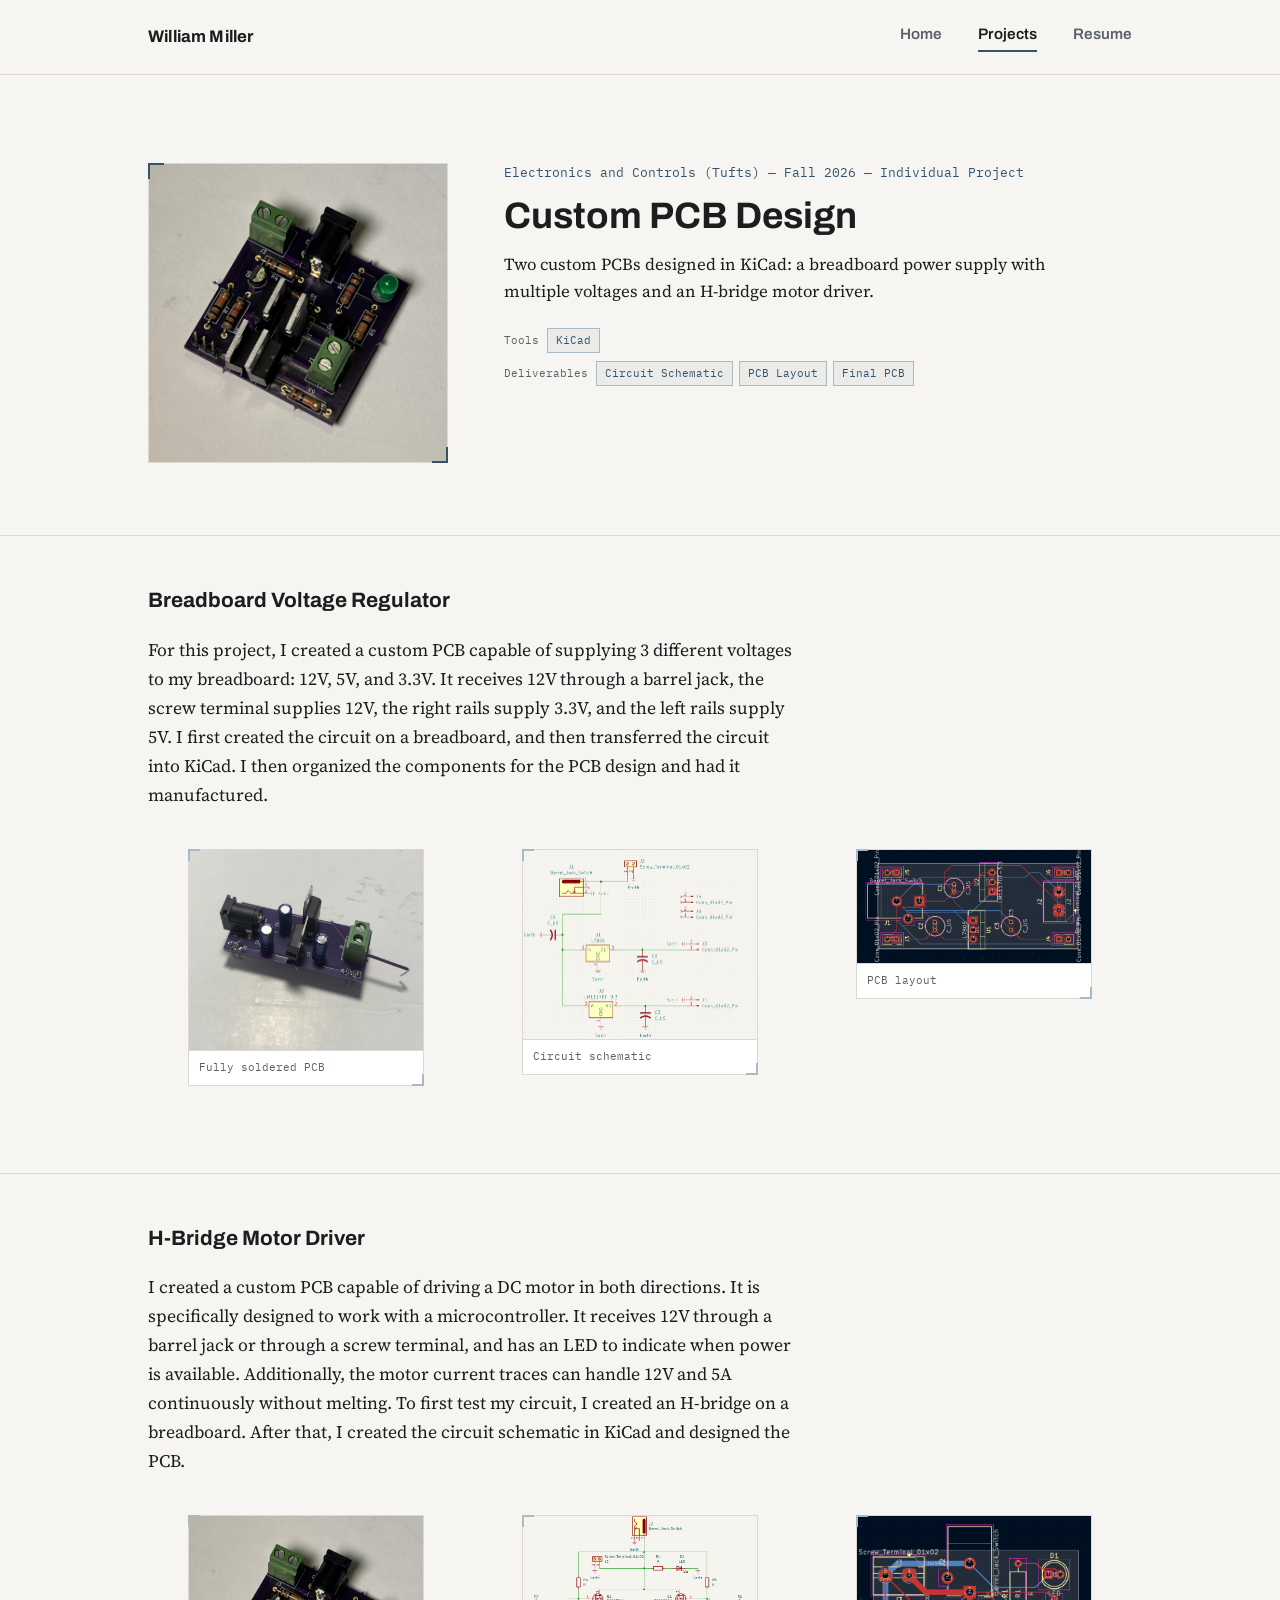
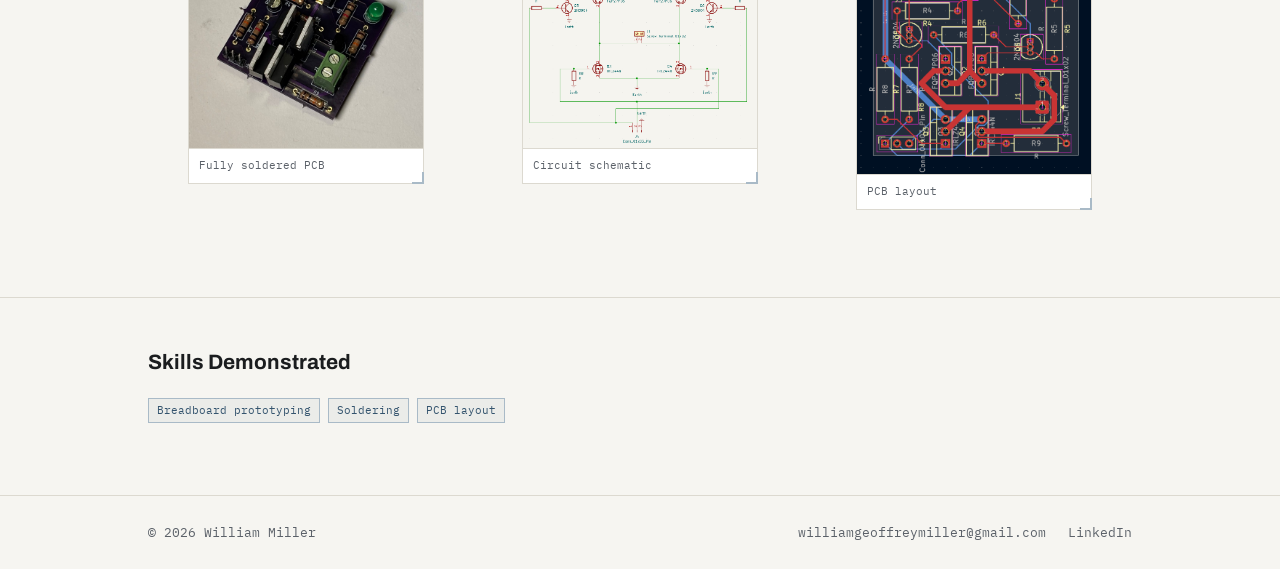
<file: project-custom-pcb.html>
<!DOCTYPE html>
<html lang="en">
<head>
<meta charset="UTF-8">
<meta name="viewport" content="width=device-width, initial-scale=1.0">
<title>Custom PCB Design — William Miller</title>

<link rel="preconnect" href="https://fonts.googleapis.com">
<link rel="preconnect" href="https://fonts.gstatic.com" crossorigin>
<link href="https://fonts.googleapis.com/css2?family=Archivo:wght@500;600;700&family=Source+Serif+4:opsz,wght@8..60,400;8..60,500&family=IBM+Plex+Mono:wght@500&display=swap" rel="stylesheet">

<!-- Shared styling — see styles.css. -->
<link rel="stylesheet" href="styles.css">
</head>
<body>

  <!-- ============================================================
       NAV BAR — identical on every page.
       ============================================================ -->
  <header class="site-nav">
    <div class="wrap">
      <a class="name" href="index.html">William Miller</a>
      <nav>
        <a href="index.html">Home</a>
        <a href="projects.html" class="active">Projects</a>
        <a href="resume.html">Resume</a>
      </nav>
    </div>
  </header>

  <!-- ============================================================
       PROJECT HEADER BLOCK
       ============================================================ -->
  <section class="project-header">
    <div class="wrap project-header-grid">

      <!-- SIDE IMAGE: replace the image below with
           <img src="images/custom-pcb/hbridge-soldered.jpg" alt="Fully soldered H-bridge PCB">
           kept inside .side-box. -->
      <div class="side-box">
        <img src="images/custom-pcb/hbridge-soldered.jpg" alt="Fully soldered H-bridge motor driver PCB">
      </div>

      <div class="header-text">
        <p class="eyebrow">Electronics and Controls (Tufts) — Fall 2026 — Individual Project</p>
        <h1>Custom PCB Design</h1>
        <p class="description">
          Two custom PCBs designed in KiCad: a breadboard power supply with
          multiple voltages and an H-bridge motor driver.
        </p>

        <div class="tag-row" style="margin-bottom:8px;">
          <span class="tag-label">Tools</span>
          <span class="tag">KiCad</span>
        </div>
        <div class="tag-row">
          <span class="tag-label">Deliverables</span>
          <span class="tag">Circuit Schematic</span>
          <span class="tag">PCB Layout</span>
          <span class="tag">Final PCB</span>
        </div>
      </div>

    </div>
  </section>

  <!-- ============================================================
       BREADBOARD VOLTAGE REGULATOR
       Three images: fully soldered PCB, circuit schematic, PCB layout.
       ============================================================ -->
  <section class="project-section">
    <div class="wrap">
      <h3>Breadboard Voltage Regulator</h3>
      <p>
        For this project, I created a custom PCB capable of supplying 3
        different voltages to my breadboard: 12V, 5V, and 3.3V. It receives
        12V through a barrel jack, the screw terminal supplies 12V, the
        right rails supply 3.3V, and the left rails supply 5V. I first
        created the circuit on a breadboard, and then transferred the
        circuit into KiCad. I then organized the components for the PCB
        design and had it manufactured.
      </p>

      <div class="media-grid">
        <figure class="media-block">
          <img src="images/custom-pcb/fully-soldered-voltage-regulator.jpg" alt="Fully soldered voltage regulator PCB">
          <figcaption>Fully soldered PCB</figcaption>
        </figure>
        <figure class="media-block">
          <img src="images/custom-pcb/vr-schematic.png" alt="Voltage regulator circuit schematic">
          <figcaption>Circuit schematic</figcaption>
        </figure>
        <figure class="media-block">
          <img src="images/custom-pcb/vr-layout.png" alt="Voltage regulator PCB layout">
          <figcaption>PCB layout</figcaption>
        </figure>
      </div>
    </div>
  </section>

  <!-- ============================================================
       H-BRIDGE MOTOR DRIVER
       Same three-image pattern as the section above.
       ============================================================ -->
  <section class="project-section">
    <div class="wrap">
      <h3>H-Bridge Motor Driver</h3>
      <p>
        I created a custom PCB capable of driving a DC motor in both
        directions. It is specifically designed to work with a
        microcontroller. It receives 12V through a barrel jack or through a
        screw terminal, and has an LED to indicate when power is available.
        Additionally, the motor current traces can handle 12V and 5A
        continuously without melting. To first test my circuit, I created
        an H-bridge on a breadboard. After that, I created the circuit
        schematic in KiCad and designed the PCB.
      </p>

      <div class="media-grid">
        <figure class="media-block">
          <img src="images/custom-pcb/hbridge-soldered.jpg" alt="Fully soldered H-bridge PCB">
          <figcaption>Fully soldered PCB</figcaption>
        </figure>
        <figure class="media-block">
          <img src="images/custom-pcb/hbridge-schematic.png" alt="H-bridge circuit schematic">
          <figcaption>Circuit schematic</figcaption>
        </figure>
        <figure class="media-block">
          <img src="images/custom-pcb/hbridge-layout.png" alt="H-bridge PCB layout">
          <figcaption>PCB layout</figcaption>
        </figure>
      </div>
    </div>
  </section>

  <!-- ============================================================
       SKILLS DEMONSTRATED
       ============================================================ -->
  <section class="project-section">
    <div class="wrap">
      <h3>Skills Demonstrated</h3>
      <div class="skills-list">
        <span class="tag">Breadboard prototyping</span>
        <span class="tag">Soldering</span>
        <span class="tag">PCB layout</span>
      </div>
    </div>
  </section>

  <!-- ============================================================
       FOOTER — identical on every page.
       ============================================================ -->
  <footer class="site-footer">
    <div class="wrap">
      <span style="font-family: var(--font-mono); font-size: 0.82rem; color: var(--slate);">&copy; 2026 William Miller</span>
      <div class="footer-links">
        <a href="mailto:williamgeoffreymiller@gmail.com">williamgeoffreymiller@gmail.com</a>
        <a href="https://www.linkedin.com/in/wgmiller" target="_blank" rel="noopener">LinkedIn</a>
      </div>
    </div>
  </footer>

  <!-- Shared site behavior (currently: click-to-enlarge on photos). -->
  <script src="site.js"></script>

</body>
</html>
</file>
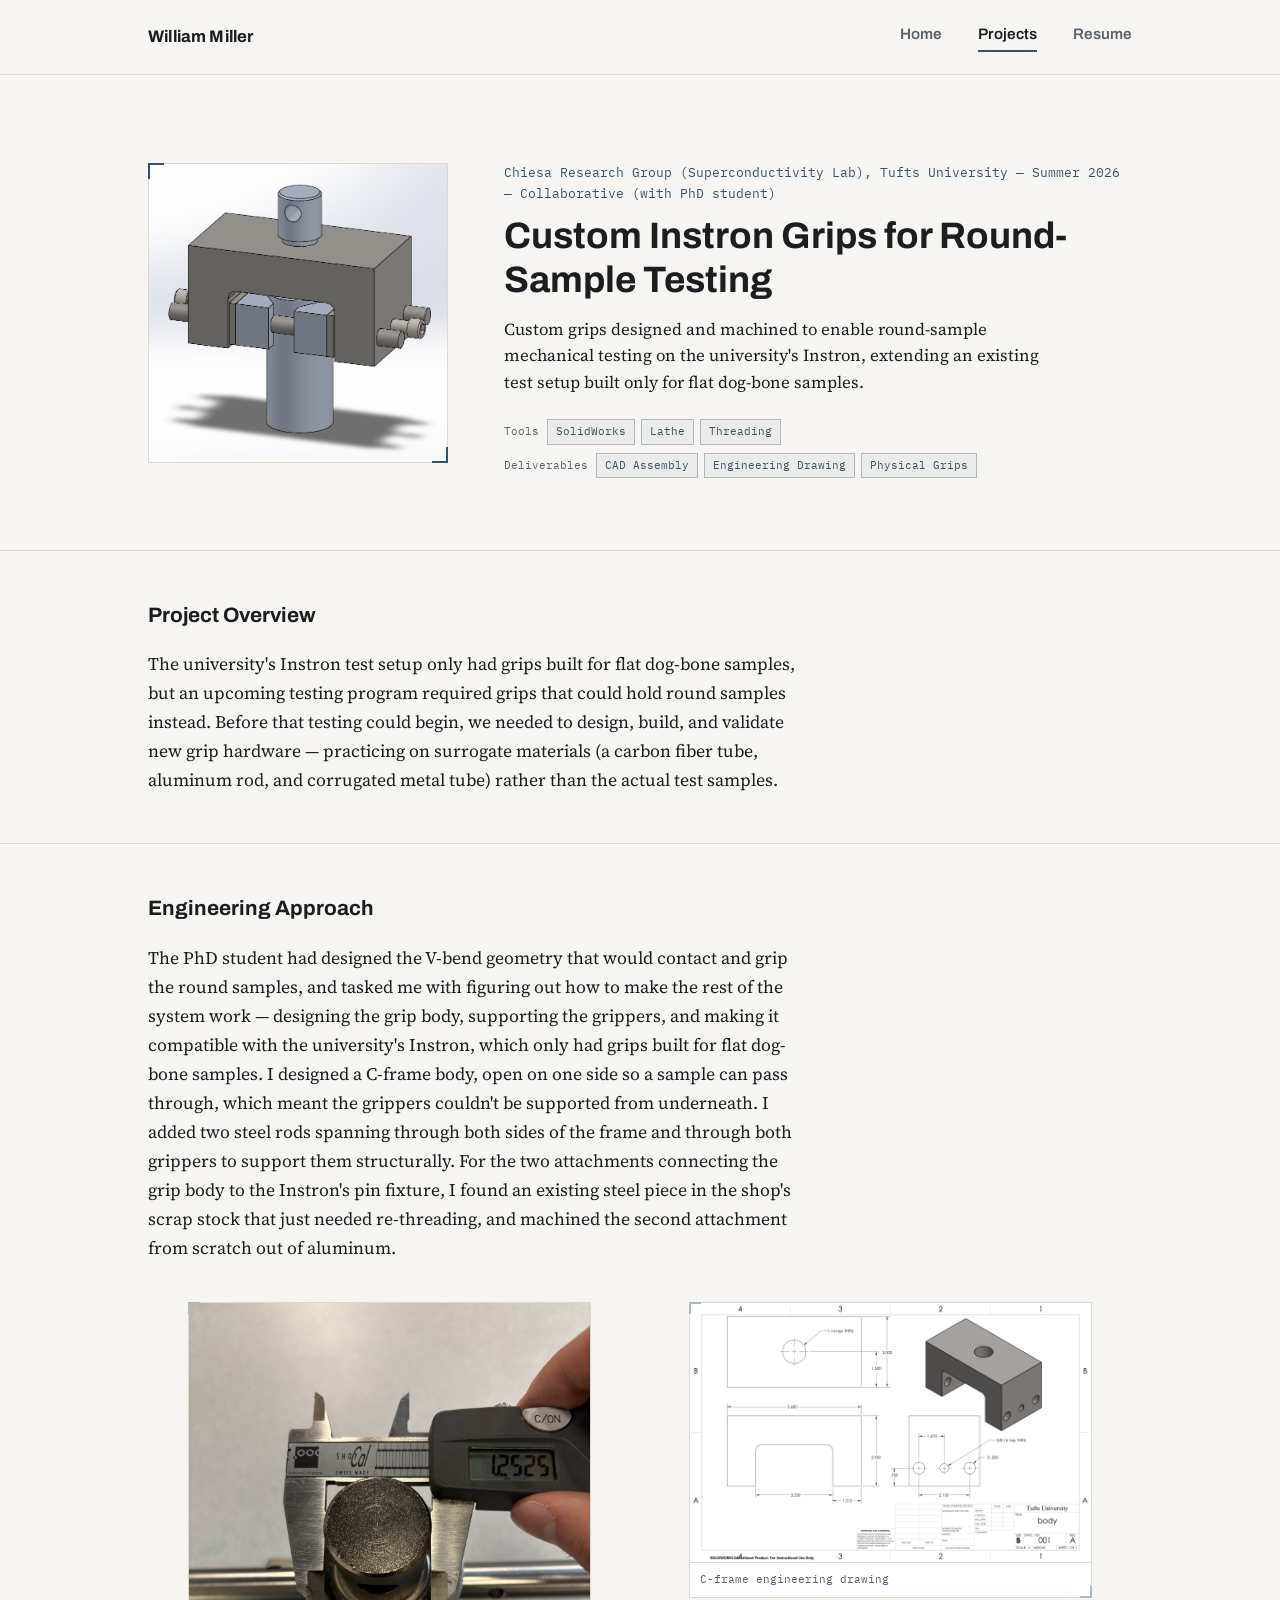
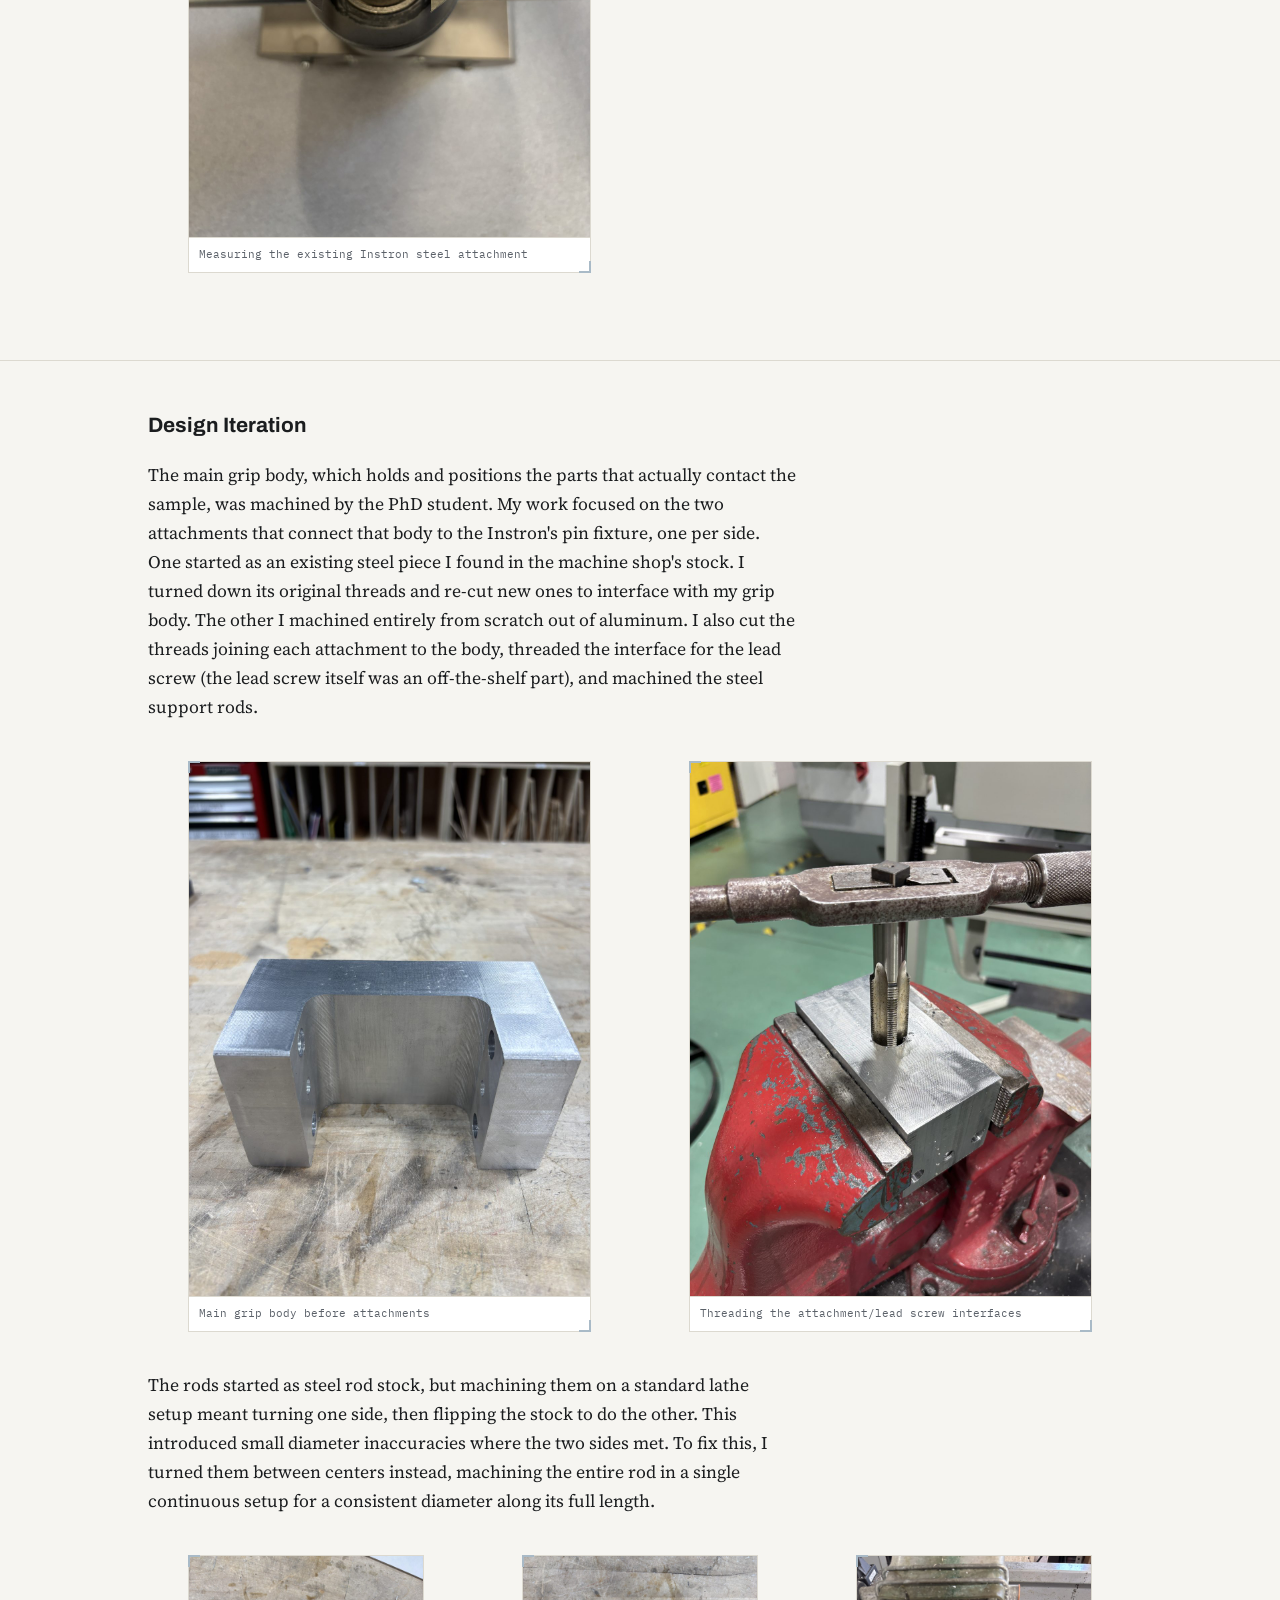
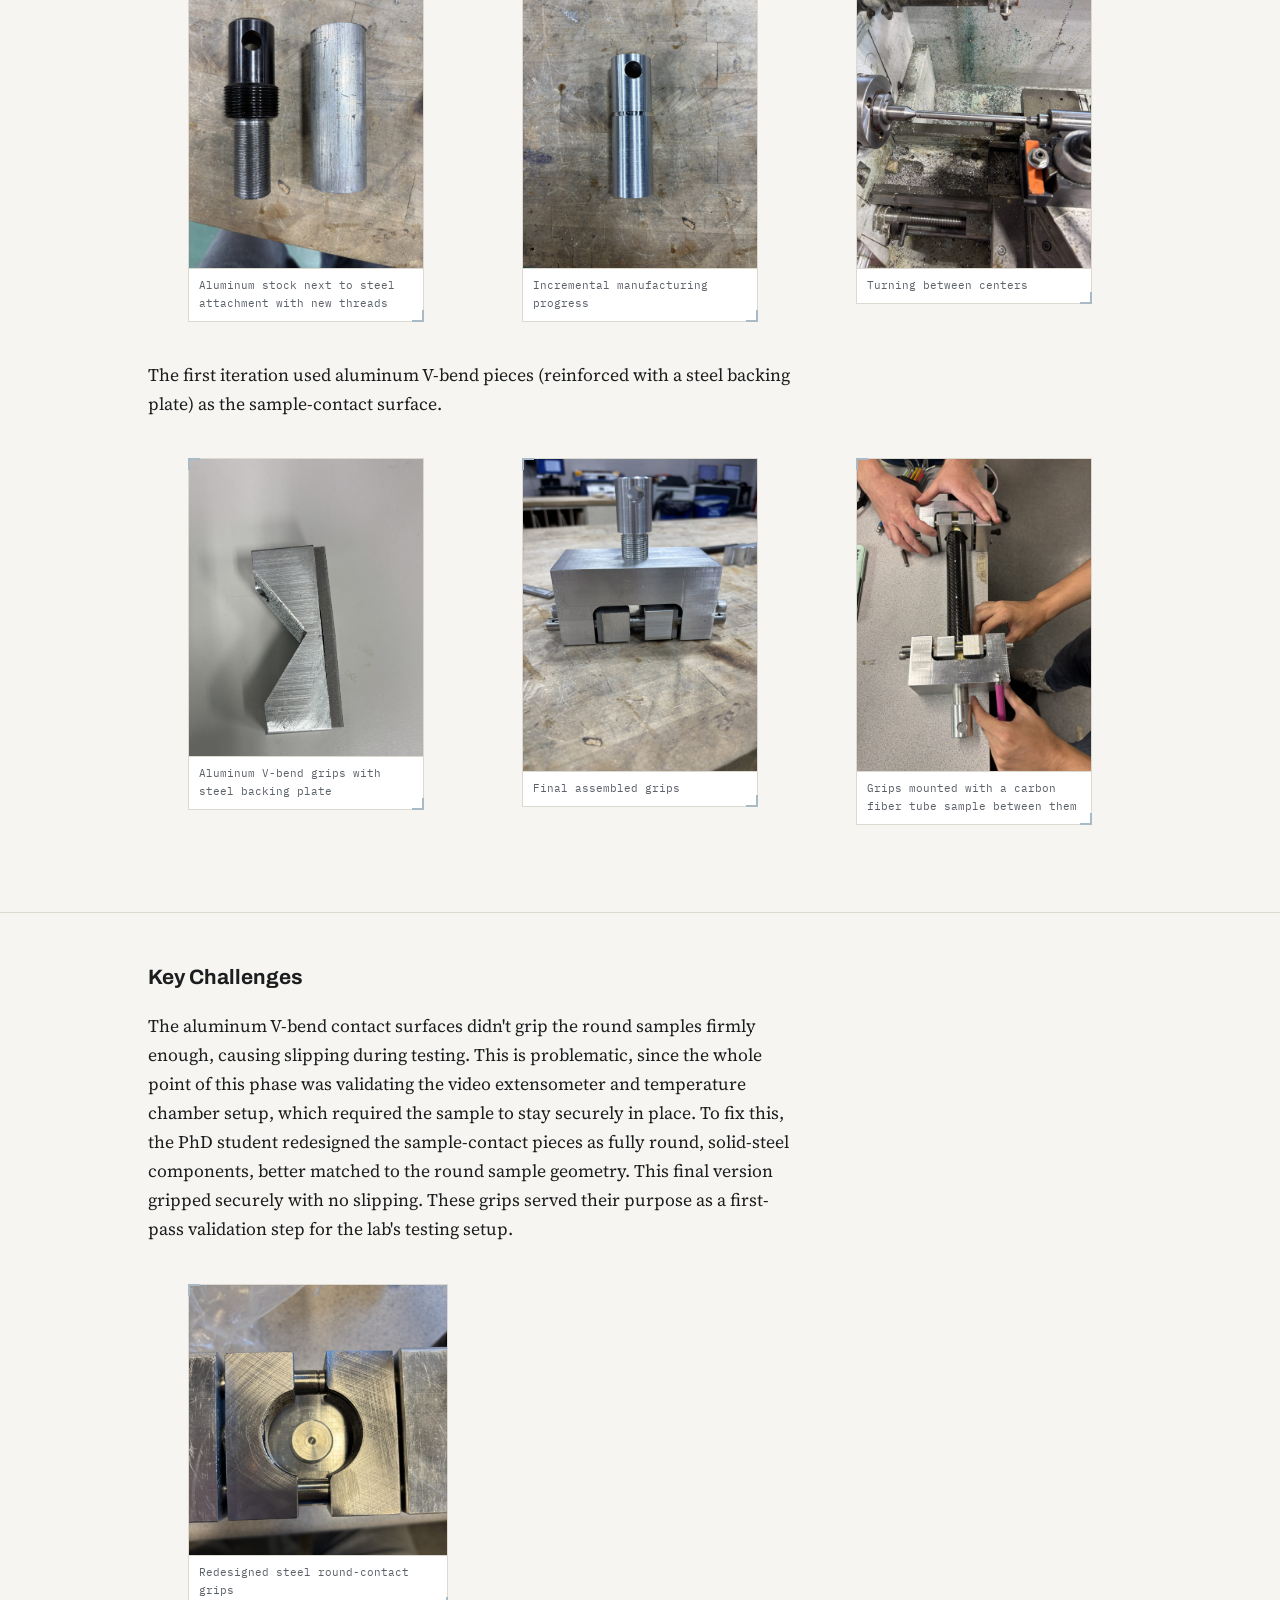
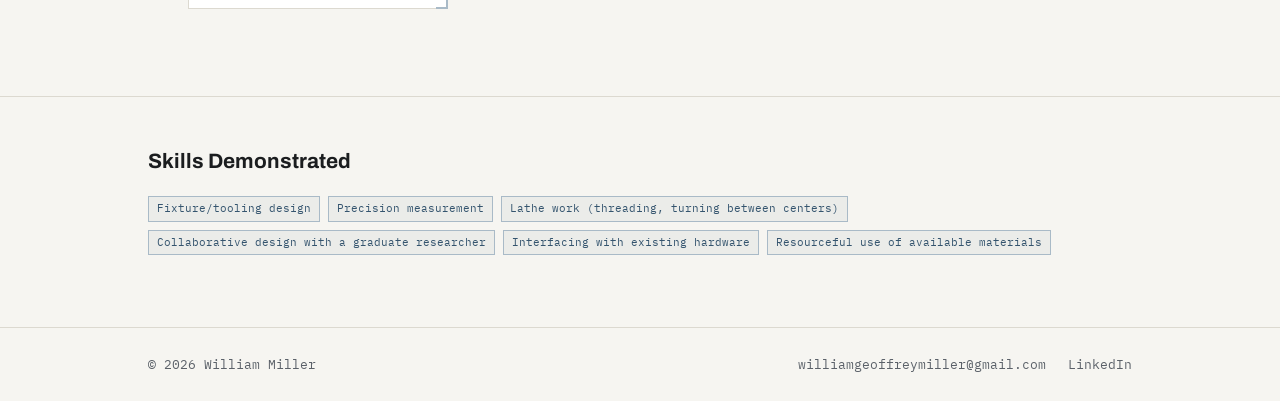
<file: project-instron-grips.html>
<!DOCTYPE html>
<html lang="en">
<head>
<meta charset="UTF-8">
<meta name="viewport" content="width=device-width, initial-scale=1.0">
<title>Instron Grips — William Miller</title>

<link rel="preconnect" href="https://fonts.googleapis.com">
<link rel="preconnect" href="https://fonts.gstatic.com" crossorigin>
<link href="https://fonts.googleapis.com/css2?family=Archivo:wght@500;600;700&family=Source+Serif+4:opsz,wght@8..60,400;8..60,500&family=IBM+Plex+Mono:wght@500&display=swap" rel="stylesheet">

<!-- Shared styling — see styles.css. Edit that file to change colors/
     fonts/spacing across the whole site at once. -->
<link rel="stylesheet" href="styles.css">
</head>
<body>

  <!-- ============================================================
       NAV BAR — identical on every page. "Projects" is marked
       active here since this page lives under that section.
       ============================================================ -->
  <header class="site-nav">
    <div class="wrap">
      <a class="name" href="index.html">William Miller</a>
      <nav>
        <a href="index.html">Home</a>
        <a href="projects.html" class="active">Projects</a>
        <a href="resume.html">Resume</a>
      </nav>
    </div>
  </header>

  <!-- ============================================================
       PROJECT HEADER BLOCK
       Title / context / description / side image / tags.
       This exact structure is reused, unchanged, on every project
       page — only the text and image inside it change.
       ============================================================ -->
  <section class="project-header">
    <div class="wrap project-header-grid">

      <!-- SIDE IMAGE: comes first, same position as the homepage headshot.
           Replace the .placeholder div with
           <img src="images/instron-grips/header.jpg" alt="Grips mounted with sample in place">
           kept inside .side-box. -->
      <div class="side-box">
        <img src="images/instron-grips/header-cad-assembly.png" alt="CAD assembly of the grip body">
      </div>

      <div class="header-text">
        <p class="eyebrow">Chiesa Research Group (Superconductivity Lab), Tufts University — Summer 2026 — Collaborative (with PhD student)</p>
        <h1>Custom Instron Grips for Round-Sample Testing</h1>
        <p class="description">
          Custom grips designed and machined to enable round-sample mechanical testing
          on the university's Instron, extending an existing test setup built only for
          flat dog-bone samples.
        </p>

        <div class="tag-row" style="margin-bottom:8px;">
          <span class="tag-label">Tools</span>
          <span class="tag">SolidWorks</span>
          <span class="tag">Lathe</span>
          <span class="tag">Threading</span>
        </div>
        <div class="tag-row">
          <span class="tag-label">Deliverables</span>
          <span class="tag">CAD Assembly</span>
          <span class="tag">Engineering Drawing</span>
          <span class="tag">Physical Grips</span>
        </div>
      </div>

    </div>
  </section>

  <!-- ============================================================
       PROJECT OVERVIEW
       Text-only section — no .media-grid needed here.
       ============================================================ -->
  <section class="project-section">
    <div class="wrap">
      <h3>Project Overview</h3>
      <p>
        The university's Instron test setup only had grips built for flat dog-bone
        samples, but an upcoming testing program required grips that could hold round
        samples instead. Before that testing could begin, we needed to design, build,
        and validate new grip hardware — practicing on surrogate materials (a carbon
        fiber tube, aluminum rod, and corrugated metal tube) rather than the actual
        test samples.
      </p>
    </div>
  </section>

  <!-- ============================================================
       ENGINEERING APPROACH
       Two images in this section — see the two .media-block
       elements inside the .media-grid below.
       ============================================================ -->
  <section class="project-section">
    <div class="wrap">
      <h3>Engineering Approach</h3>
      <p>
        The PhD student had designed the V-bend geometry that would contact and grip
        the round samples, and tasked me with figuring out how to make the rest of
        the system work — designing the grip body, supporting the grippers, and
        making it compatible with the university's Instron, which only had grips
        built for flat dog-bone samples. I designed a C-frame body, open on one side
        so a sample can pass through, which meant the grippers couldn't be supported
        from underneath. I added two steel rods spanning through both sides of the
        frame and through both grippers to support them structurally. For the two
        attachments connecting the grip body to the Instron's pin fixture, I found an
        existing steel piece in the shop's scrap stock that just needed re-threading,
        and machined the second attachment from scratch out of aluminum.
      </p>

      <!-- IMAGE BLOCK: copy/paste the .media-block div to add more images.
           Replace each .placeholder with an <img src="..." alt="..."> tag. -->
      <div class="media-grid">
        <figure class="media-block">
          <img src="images/instron-grips/measuring-existing-attachment.jpg" alt="Measuring the existing Instron steel attachment">
          <figcaption>Measuring the existing Instron steel attachment</figcaption>
        </figure>
        <figure class="media-block">
          <img src="images/instron-grips/cframe-engineering-drawing.png" alt="C-frame engineering drawing">
          <figcaption>C-frame engineering drawing</figcaption>
        </figure>
      </div>
    </div>
  </section>

  <!-- ============================================================
       DESIGN ITERATION
       This is the "full build story" section — it can run long
       and have several image groups. Each paragraph below has its
       own .media-grid right after it, matching the write-up.
       ============================================================ -->
  <section class="project-section">
    <div class="wrap">
      <h3>Design Iteration</h3>

      <p>
        The main grip body, which holds and positions the parts that actually contact
        the sample, was machined by the PhD student. My work focused on the two
        attachments that connect that body to the Instron's pin fixture, one per
        side. One started as an existing steel piece I found in the machine shop's
        stock. I turned down its original threads and re-cut new ones to interface
        with my grip body. The other I machined entirely from scratch out of
        aluminum. I also cut the threads joining each attachment to the body,
        threaded the interface for the lead screw (the lead screw itself was an
        off-the-shelf part), and machined the steel support rods.
      </p>
      <div class="media-grid">
        <figure class="media-block">
          <img src="images/instron-grips/grip-body-before-attachments.jpg" alt="Main grip body before attachments">
          <figcaption>Main grip body before attachments</figcaption>
        </figure>
        <figure class="media-block">
          <img src="images/instron-grips/threading-attachment-leadscrew.jpg" alt="Threading the attachment/lead screw interfaces">
          <figcaption>Threading the attachment/lead screw interfaces</figcaption>
        </figure>
      </div>

      <p>
        The rods started as steel rod stock, but machining them on a standard lathe
        setup meant turning one side, then flipping the stock to do the other. This
        introduced small diameter inaccuracies where the two sides met. To fix this,
        I turned them between centers instead, machining the entire rod in a single
        continuous setup for a consistent diameter along its full length.
      </p>
      <div class="media-grid">
        <figure class="media-block">
          <img src="images/instron-grips/aluminum-stock-next-to-attachment.jpg" alt="Aluminum stock next to steel attachment with new threads">
          <figcaption>Aluminum stock next to steel attachment with new threads</figcaption>
        </figure>
        <figure class="media-block">
          <img src="images/instron-grips/incremental-manufacturing-progress.jpg" alt="Incremental manufacturing progress">
          <figcaption>Incremental manufacturing progress</figcaption>
        </figure>
        <figure class="media-block">
          <img src="images/instron-grips/turning-between-centers.jpg" alt="Turning between centers">
          <figcaption>Turning between centers</figcaption>
        </figure>
      </div>

      <p>
        The first iteration used aluminum V-bend pieces (reinforced with a steel
        backing plate) as the sample-contact surface.
      </p>
      <div class="media-grid">
        <figure class="media-block">
          <img src="images/instron-grips/aluminum-vbend-with-backing-plate.jpg" alt="Aluminum V-bend grips with steel backing plate">
          <figcaption>Aluminum V-bend grips with steel backing plate</figcaption>
        </figure>
        <figure class="media-block">
          <img src="images/instron-grips/final-assembled-grips.jpg" alt="Final assembled grips">
          <figcaption>Final assembled grips</figcaption>
        </figure>
        <figure class="media-block">
          <img src="images/instron-grips/grips-mounted-carbon-fiber-sample.jpg" alt="Grips mounted with a carbon fiber tube sample between them">
          <figcaption>Grips mounted with a carbon fiber tube sample between them</figcaption>
        </figure>
      </div>
    </div>
  </section>

  <!-- ============================================================
       KEY CHALLENGES
       For this project, Key Challenges closes out the story, so
       there's no separate Final Outcome section below — that's
       expected and matches the brief (some projects merge the two,
       others omit Final Outcome). To add a Final Outcome section on
       a different project, just copy this whole <section> block,
       rename the heading, and swap the text.
       ============================================================ -->
  <section class="project-section">
    <div class="wrap">
      <h3>Key Challenges</h3>
      <p>
        The aluminum V-bend contact surfaces didn't grip the round samples firmly
        enough, causing slipping during testing. This is problematic, since the whole
        point of this phase was validating the video extensometer and temperature
        chamber setup, which required the sample to stay securely in place. To fix
        this, the PhD student redesigned the sample-contact pieces as fully round,
        solid-steel components, better matched to the round sample geometry. This
        final version gripped securely with no slipping. These grips served their
        purpose as a first-pass validation step for the lab's testing setup.
      </p>
      <div class="media-grid">
        <figure class="media-block media-block--small">
          <img src="images/instron-grips/redesigned-steel-round-grips.jpg" alt="Redesigned steel round-contact grips">
          <figcaption>Redesigned steel round-contact grips</figcaption>
        </figure>
      </div>
    </div>
  </section>

  <!-- ============================================================
       SKILLS DEMONSTRATED
       Short phrase list, styled as tags — same last section on
       every project page, right before the footer.
       ============================================================ -->
  <section class="project-section">
    <div class="wrap">
      <h3>Skills Demonstrated</h3>
      <div class="skills-list">
        <span class="tag">Fixture/tooling design</span>
        <span class="tag">Precision measurement</span>
        <span class="tag">Lathe work (threading, turning between centers)</span>
        <span class="tag">Collaborative design with a graduate researcher</span>
        <span class="tag">Interfacing with existing hardware</span>
        <span class="tag">Resourceful use of available materials</span>
      </div>
    </div>
  </section>

  <!-- ============================================================
       FOOTER — identical on every page.
       ============================================================ -->
  <footer class="site-footer">
    <div class="wrap">
      <span style="font-family: var(--font-mono); font-size: 0.82rem; color: var(--slate);">&copy; 2026 William Miller</span>
      <div class="footer-links">
        <a href="mailto:williamgeoffreymiller@gmail.com">williamgeoffreymiller@gmail.com</a>
        <a href="https://www.linkedin.com/in/wgmiller" target="_blank" rel="noopener">LinkedIn</a>
      </div>
    </div>
  </footer>

  <!-- Shared site behavior (currently: click-to-enlarge on photos). -->
  <script src="site.js"></script>

</body>
</html>
</file>
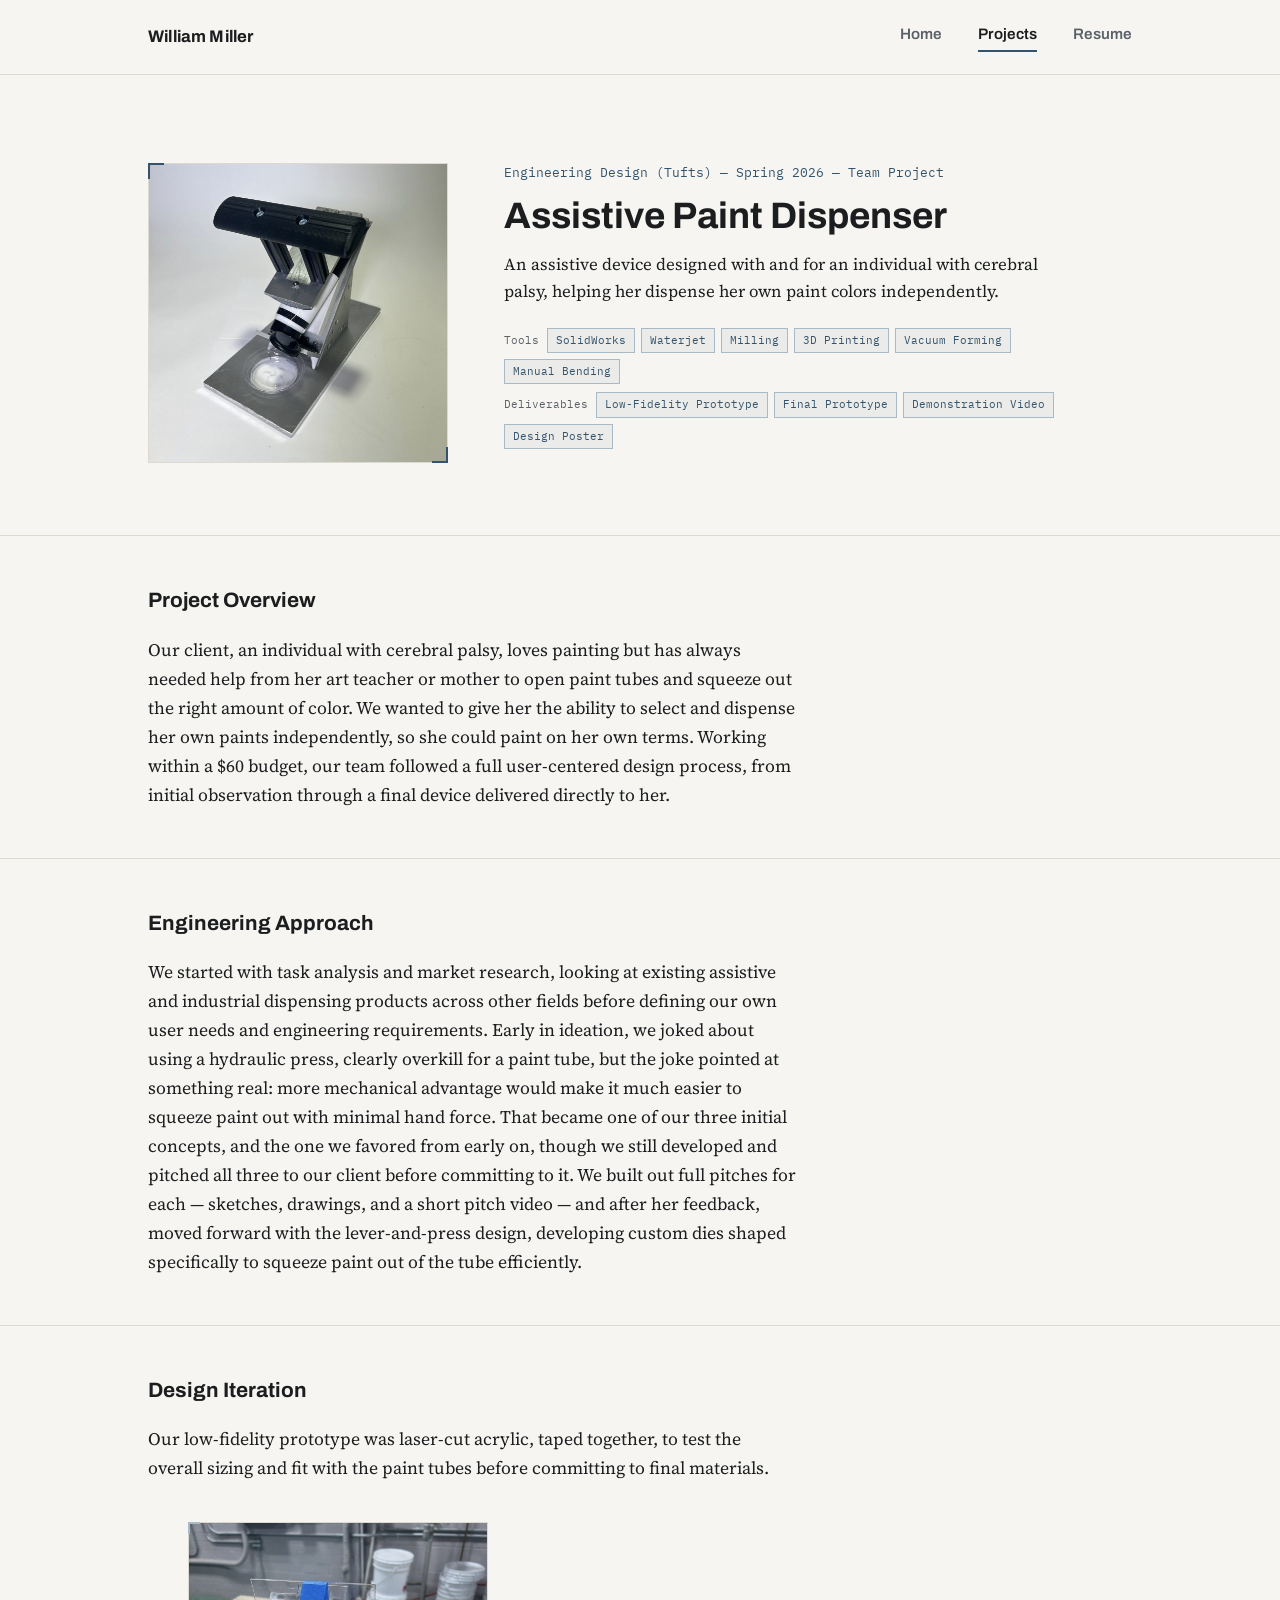
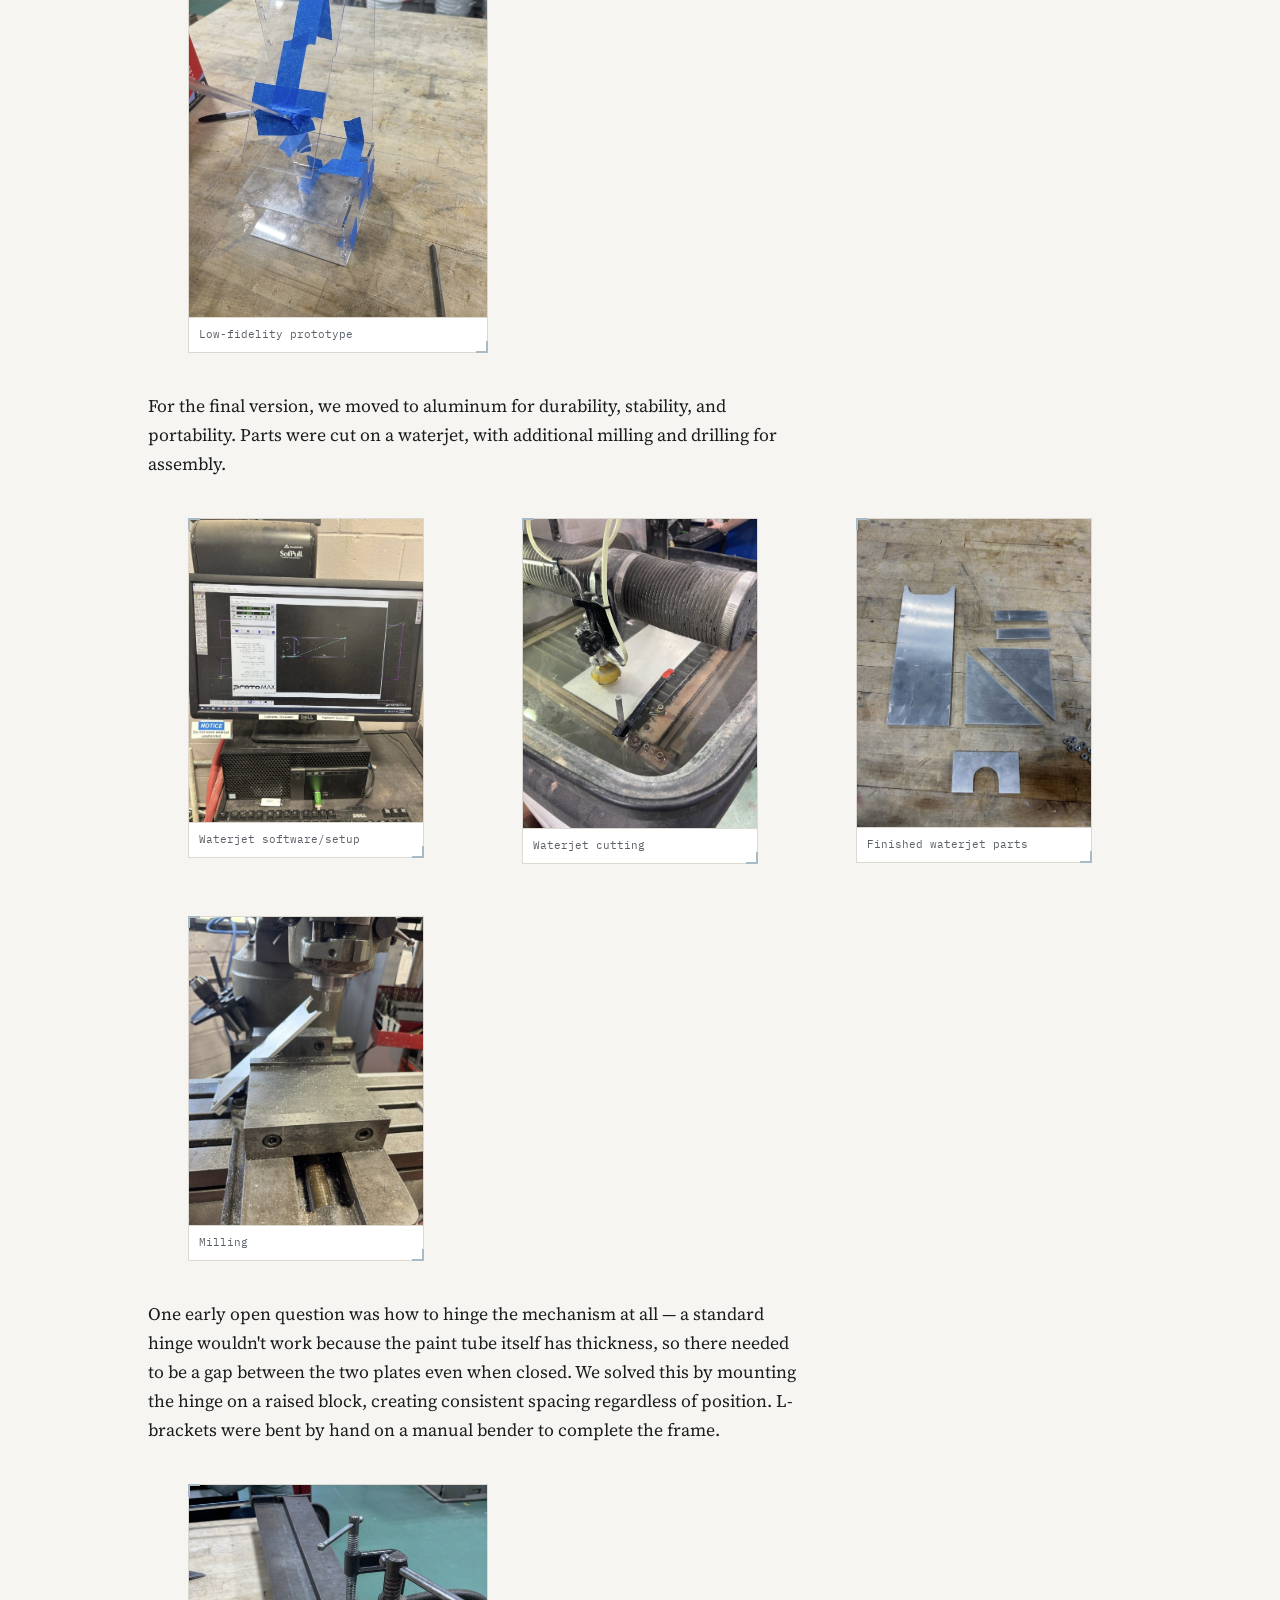
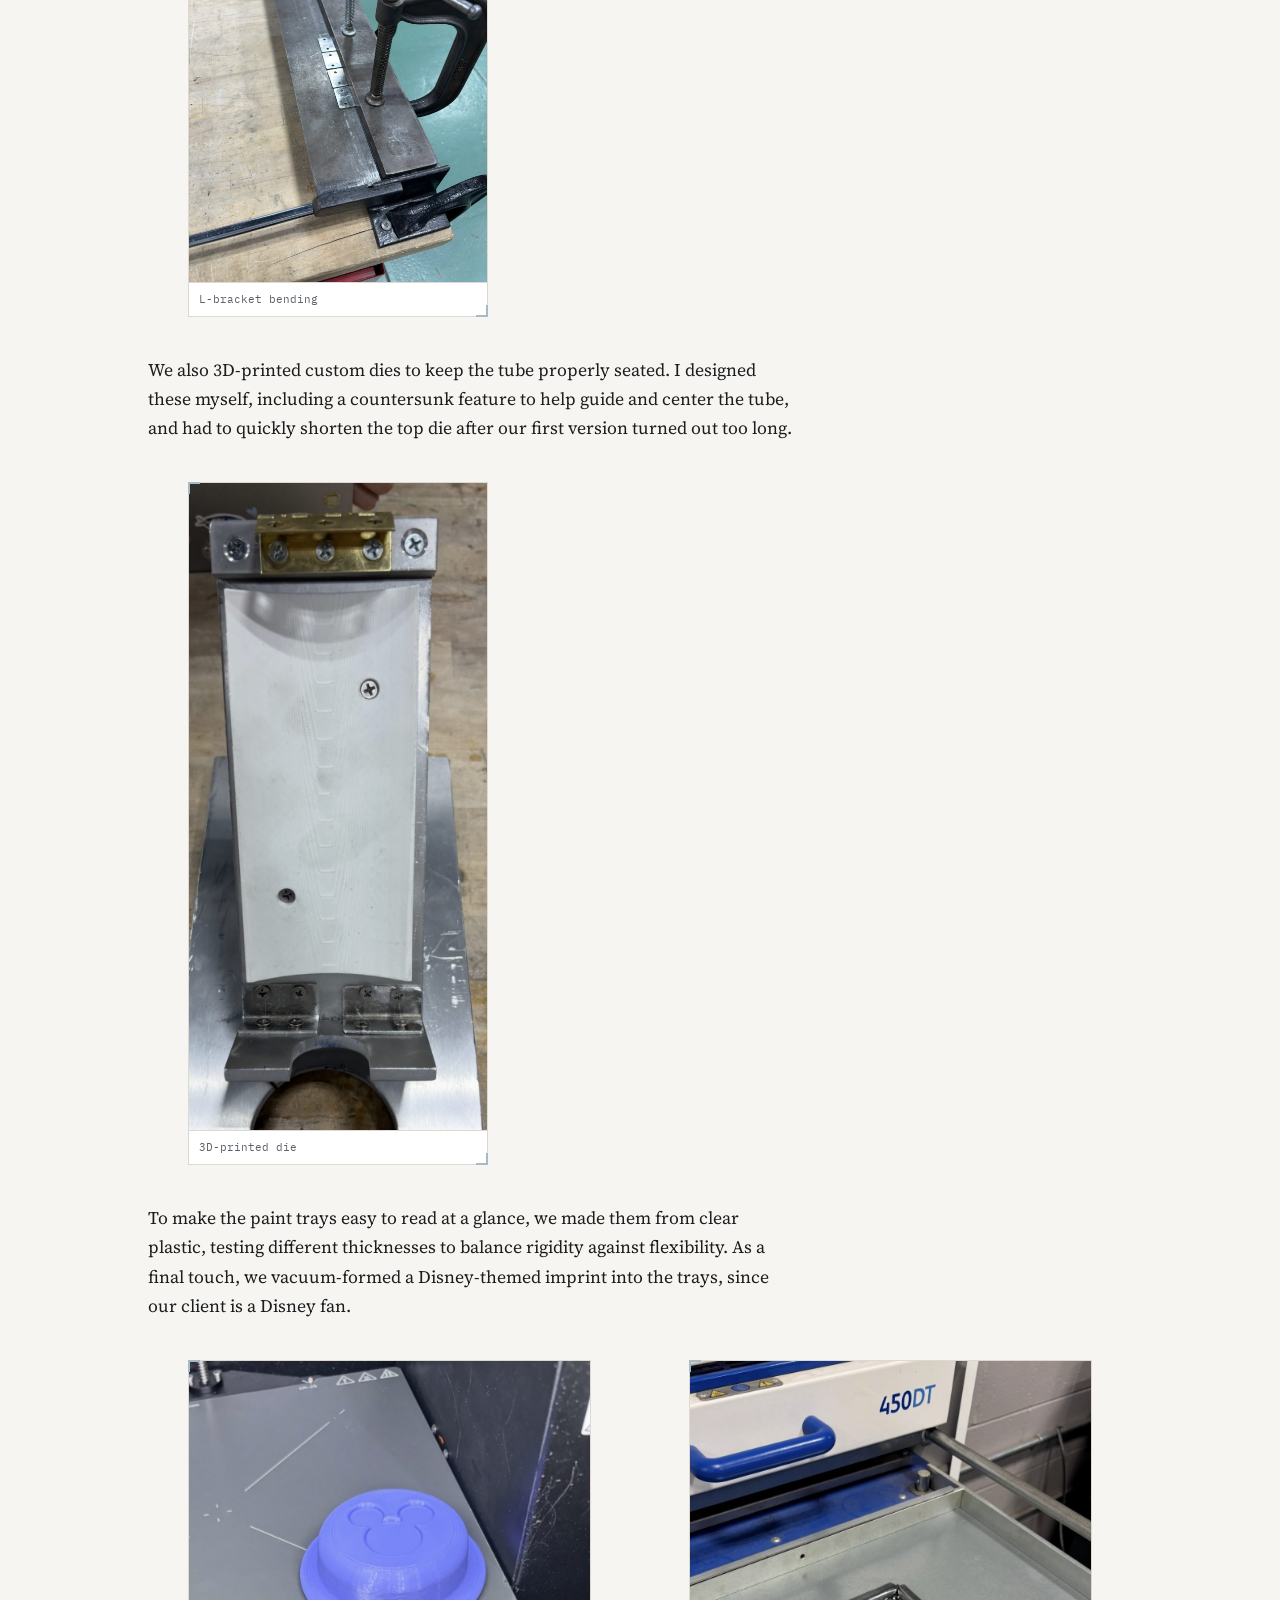
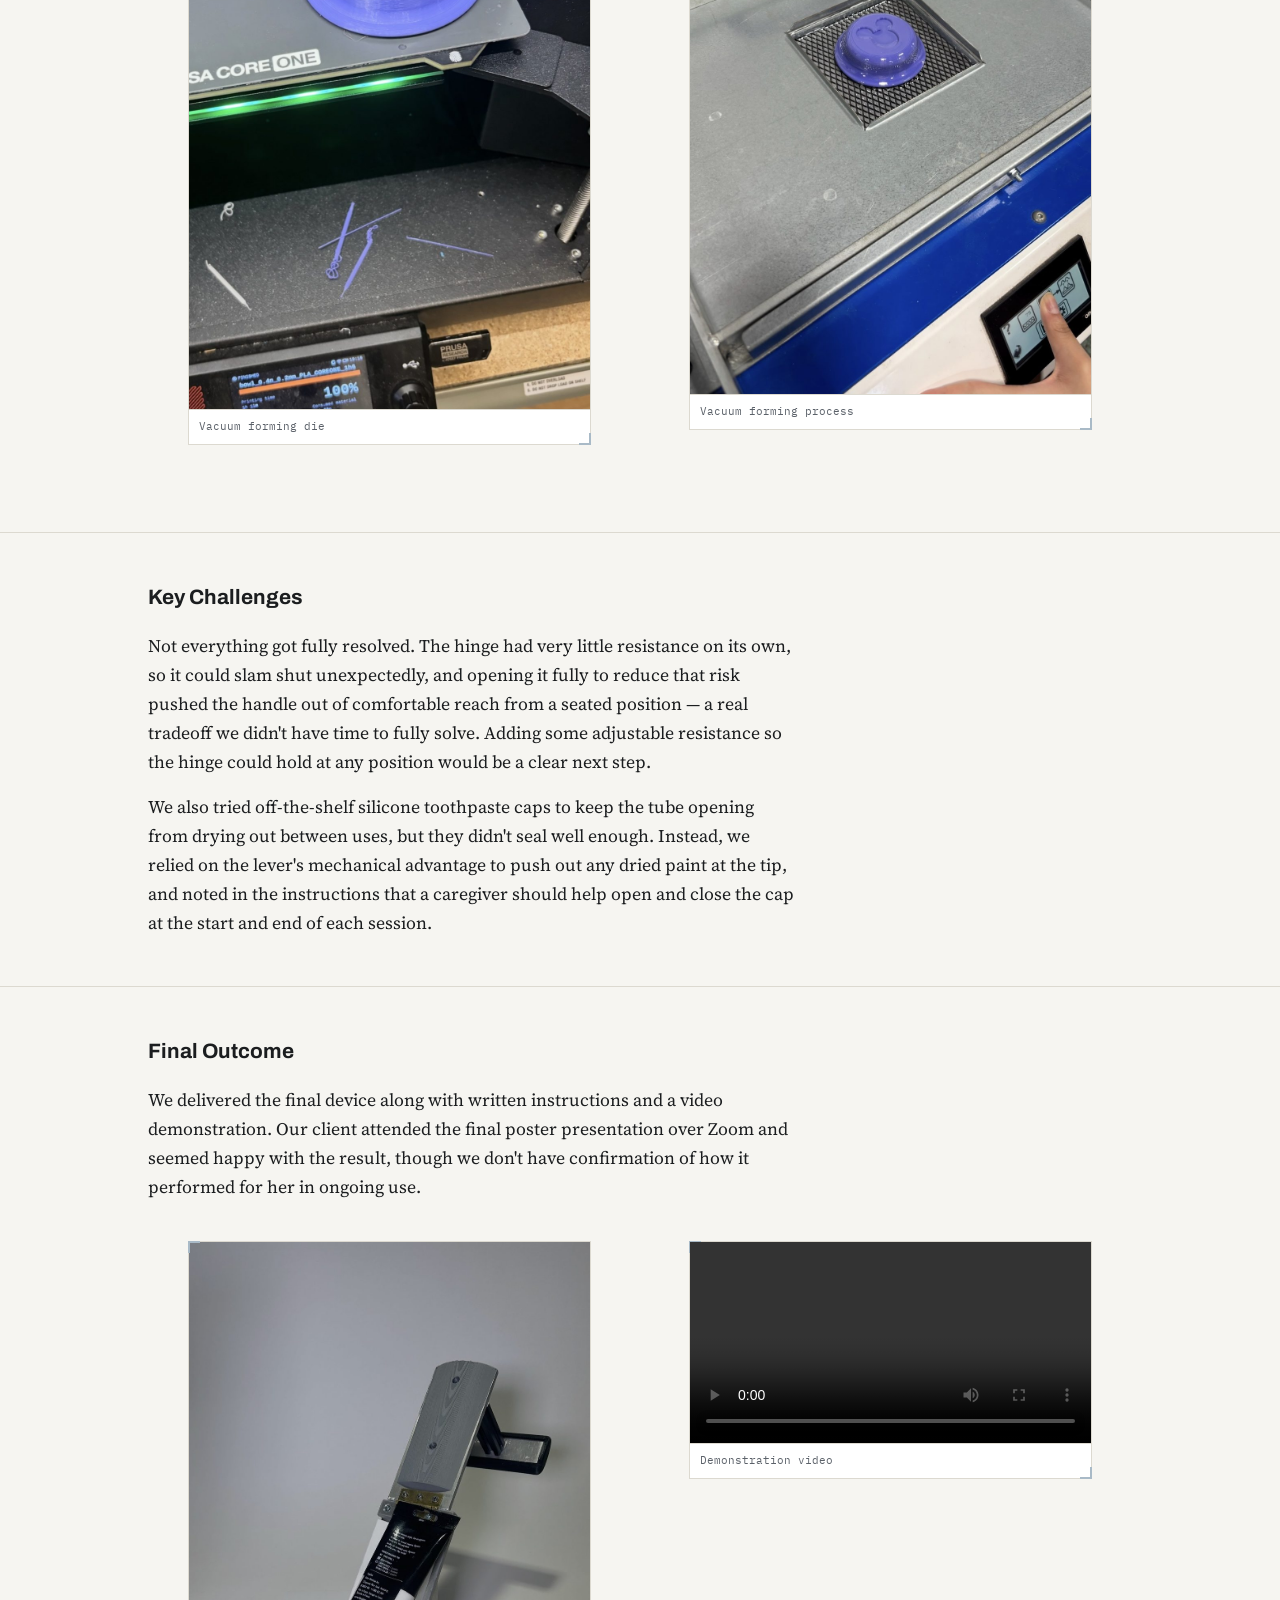
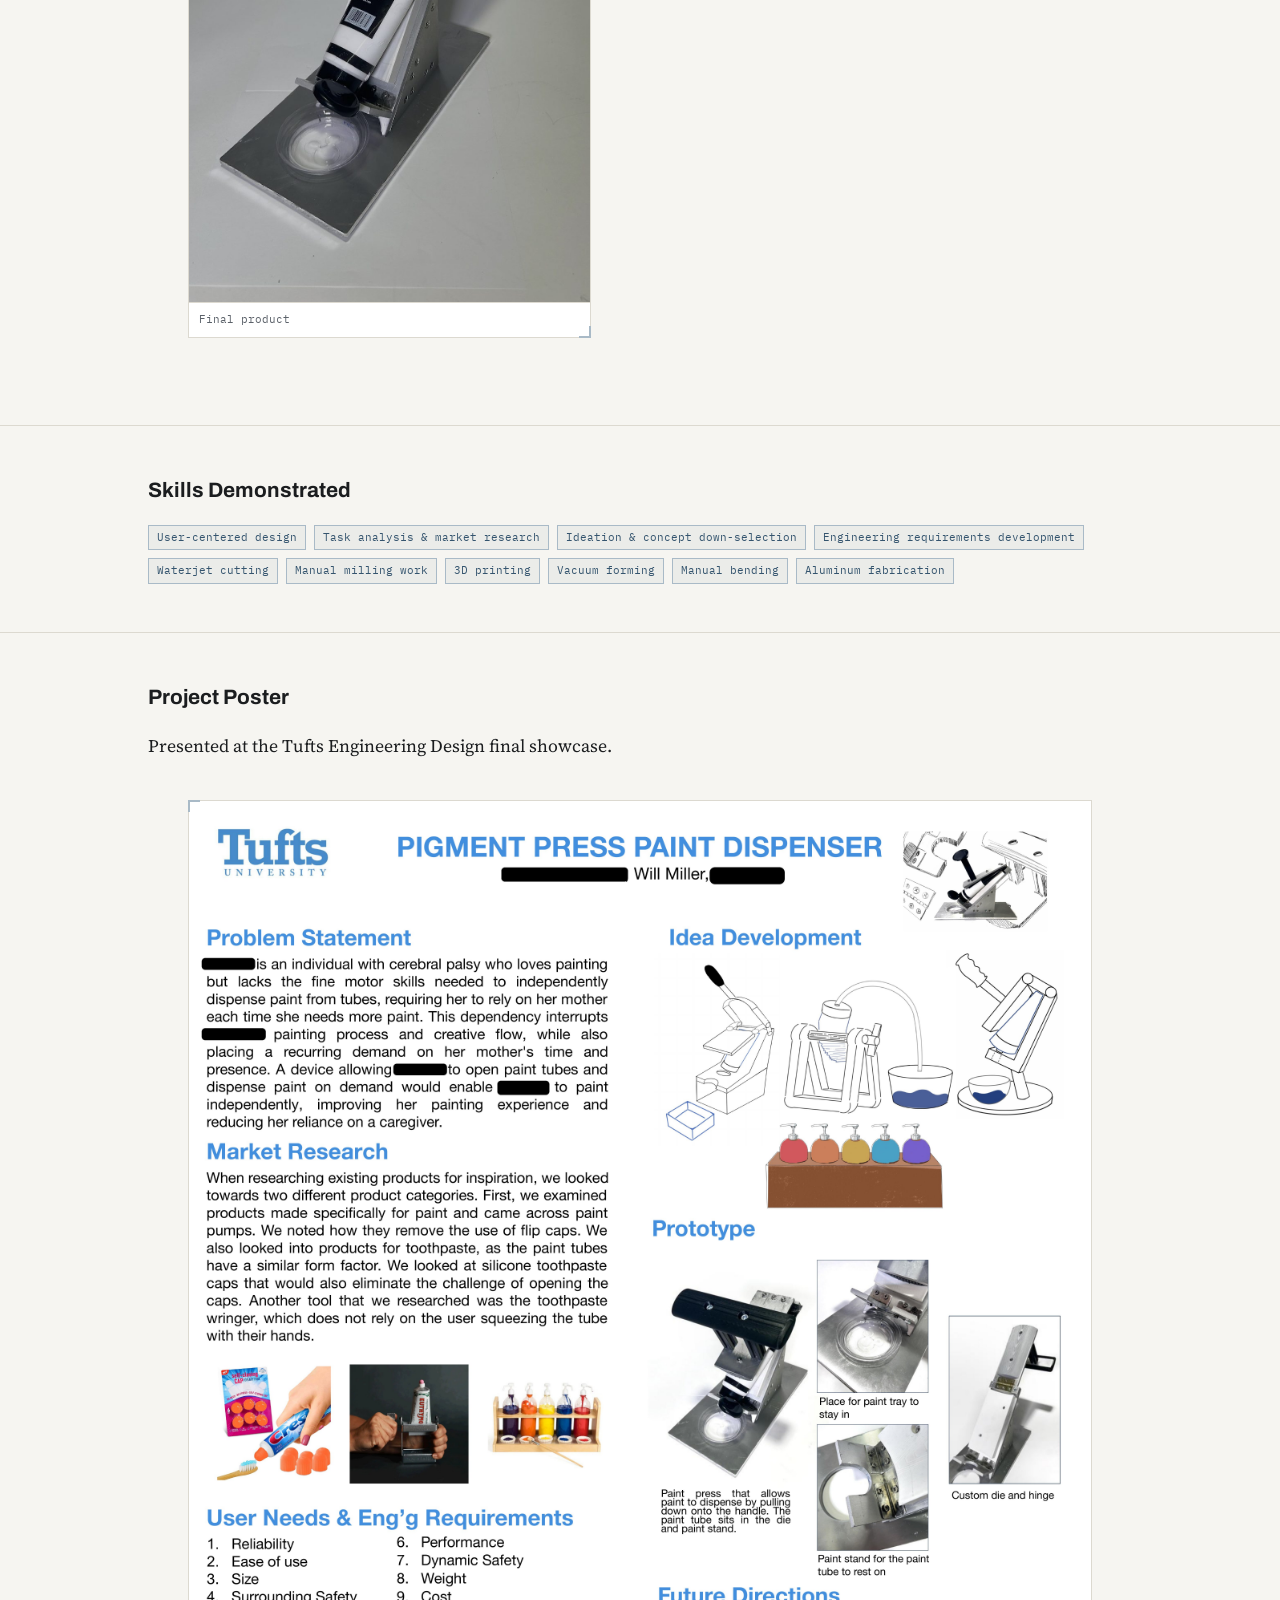
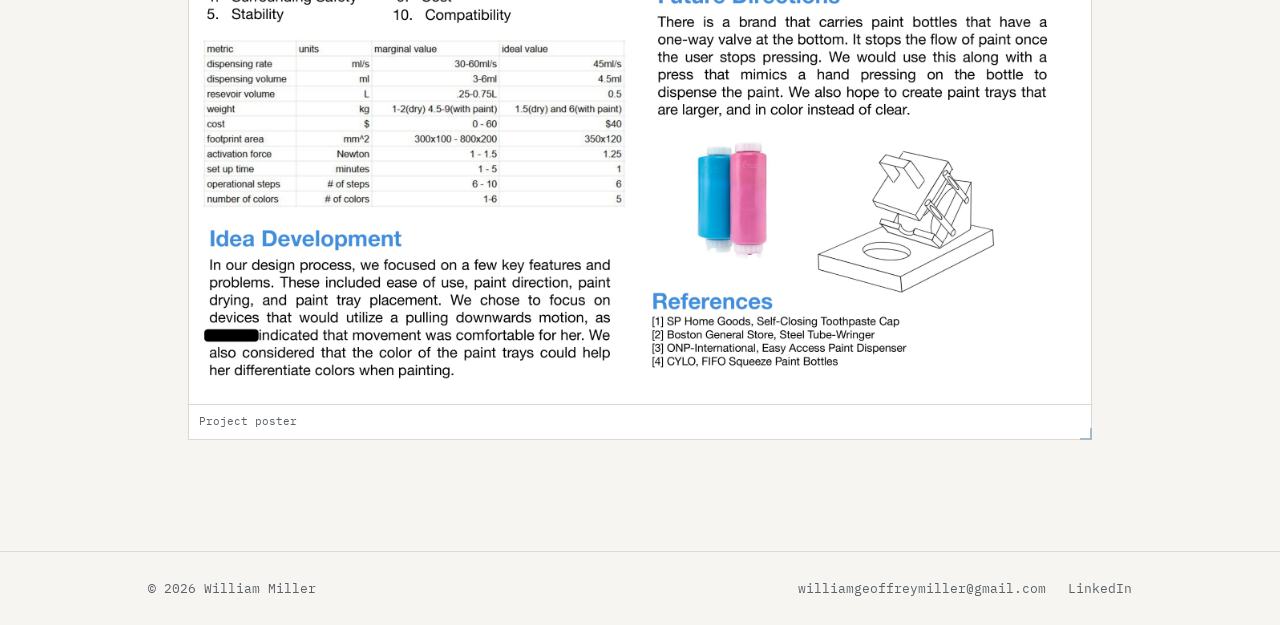
<file: project-paint-dispenser.html>
<!DOCTYPE html>
<html lang="en">
<head>
<meta charset="UTF-8">
<meta name="viewport" content="width=device-width, initial-scale=1.0">
<title>Paint Dispenser — William Miller</title>

<link rel="preconnect" href="https://fonts.googleapis.com">
<link rel="preconnect" href="https://fonts.gstatic.com" crossorigin>
<link href="https://fonts.googleapis.com/css2?family=Archivo:wght@500;600;700&family=Source+Serif+4:opsz,wght@8..60,400;8..60,500&family=IBM+Plex+Mono:wght@500&display=swap" rel="stylesheet">

<!-- Shared styling — see styles.css. -->
<link rel="stylesheet" href="styles.css">
</head>
<body>

  <!-- ============================================================
       NAV BAR — identical on every page.
       ============================================================ -->
  <header class="site-nav">
    <div class="wrap">
      <a class="name" href="index.html">William Miller</a>
      <nav>
        <a href="index.html">Home</a>
        <a href="projects.html" class="active">Projects</a>
        <a href="resume.html">Resume</a>
      </nav>
    </div>
  </header>

  <!-- ============================================================
       PROJECT HEADER BLOCK
       ============================================================ -->
  <section class="project-header">
    <div class="wrap project-header-grid">

      <!-- SIDE IMAGE: final product hero shot. Replace the .placeholder
           div with <img src="images/paint-dispenser/header.jpg" alt="Final product hero shot">
           kept inside .side-box. -->
      <div class="side-box">
        <img src="images/paint-dispenser/header-final-product.jpg" alt="Final product hero shot">
      </div>

      <div class="header-text">
        <p class="eyebrow">Engineering Design (Tufts) — Spring 2026 — Team Project</p>
        <h1>Assistive Paint Dispenser</h1>
        <p class="description">
          An assistive device designed with and for an individual with cerebral
          palsy, helping her dispense her own paint colors independently.
        </p>

        <div class="tag-row" style="margin-bottom:8px;">
          <span class="tag-label">Tools</span>
          <span class="tag">SolidWorks</span>
          <span class="tag">Waterjet</span>
          <span class="tag">Milling</span>
          <span class="tag">3D Printing</span>
          <span class="tag">Vacuum Forming</span>
          <span class="tag">Manual Bending</span>
        </div>
        <div class="tag-row">
          <span class="tag-label">Deliverables</span>
          <span class="tag">Low-Fidelity Prototype</span>
          <span class="tag">Final Prototype</span>
          <span class="tag">Demonstration Video</span>
          <span class="tag">Design Poster</span>
        </div>
      </div>

    </div>
  </section>

  <!-- ============================================================
       PROJECT OVERVIEW
       Text-only — no image for this section.
       ============================================================ -->
  <section class="project-section">
    <div class="wrap">
      <h3>Project Overview</h3>
      <p>
        Our client, an individual with cerebral palsy, loves painting but has always
        needed help from her art teacher or mother to open paint tubes and squeeze
        out the right amount of color. We wanted to give her the ability to select
        and dispense her own paints independently, so she could paint on her own
        terms. Working within a $60 budget, our team followed a full user-centered
        design process, from initial observation through a final device delivered
        directly to her.
      </p>
    </div>
  </section>

  <!-- ============================================================
       ENGINEERING APPROACH
       No image yet — optional, can add a task-analysis/market-research
       visual later if it turns up. Just delete this comment and add a
       .media-grid (see other sections for the pattern) when you do.
       ============================================================ -->
  <section class="project-section">
    <div class="wrap">
      <h3>Engineering Approach</h3>
      <p>
        We started with task analysis and market research, looking at existing
        assistive and industrial dispensing products across other fields before
        defining our own user needs and engineering requirements. Early in
        ideation, we joked about using a hydraulic press, clearly overkill for a
        paint tube, but the joke pointed at something real: more mechanical
        advantage would make it much easier to squeeze paint out with minimal hand
        force. That became one of our three initial concepts, and the one we
        favored from early on, though we still developed and pitched all three to
        our client before committing to it. We built out full pitches for each —
        sketches, drawings, and a short pitch video — and after her feedback, moved
        forward with the lever-and-press design, developing custom dies shaped
        specifically to squeeze paint out of the tube efficiently.
      </p>
    </div>
  </section>

  <!-- ============================================================
       DESIGN ITERATION
       Five paragraphs, each with its own image group.
       ============================================================ -->
  <section class="project-section">
    <div class="wrap">
      <h3>Design Iteration</h3>

      <p>
        Our low-fidelity prototype was laser-cut acrylic, taped together, to test
        the overall sizing and fit with the paint tubes before committing to final
        materials.
      </p>
      <div class="media-grid media-grid--single">
        <figure class="media-block">
          <img src="images/paint-dispenser/low-fidelity-prototype.jpg" alt="Low-fidelity prototype">
          <figcaption>Low-fidelity prototype</figcaption>
        </figure>
      </div>

      <p>
        For the final version, we moved to aluminum for durability, stability, and
        portability. Parts were cut on a waterjet, with additional milling and
        drilling for assembly.
      </p>
      <div class="media-grid">
        <figure class="media-block">
          <img src="images/paint-dispenser/waterjet-software-setup.jpg" alt="Waterjet software/setup">
          <figcaption>Waterjet software/setup</figcaption>
        </figure>
        <figure class="media-block">
          <img src="images/paint-dispenser/waterjet-cutting.jpg" alt="Waterjet cutting">
          <figcaption>Waterjet cutting</figcaption>
        </figure>
        <figure class="media-block">
          <img src="images/paint-dispenser/finished-waterjet-parts.jpg" alt="Finished waterjet parts">
          <figcaption>Finished waterjet parts</figcaption>
        </figure>
        <figure class="media-block">
          <img src="images/paint-dispenser/milling.jpg" alt="Milling">
          <figcaption>Milling</figcaption>
        </figure>
      </div>

      <p>
        One early open question was how to hinge the mechanism at all — a standard
        hinge wouldn't work because the paint tube itself has thickness, so there
        needed to be a gap between the two plates even when closed. We solved this
        by mounting the hinge on a raised block, creating consistent spacing
        regardless of position. L-brackets were bent by hand on a manual bender to
        complete the frame.
      </p>
      <div class="media-grid media-grid--single">
        <figure class="media-block">
          <img src="images/paint-dispenser/lbracket-bending.jpg" alt="L-bracket bending">
          <figcaption>L-bracket bending</figcaption>
        </figure>
      </div>

      <p>
        We also 3D-printed custom dies to keep the tube properly seated. I designed
        these myself, including a countersunk feature to help guide and center the
        tube, and had to quickly shorten the top die after our first version turned
        out too long.
      </p>
      <div class="media-grid media-grid--single">
        <figure class="media-block">
          <img src="images/paint-dispenser/printed-die.jpg" alt="3D-printed die">
          <figcaption>3D-printed die</figcaption>
        </figure>
      </div>

      <p>
        To make the paint trays easy to read at a glance, we made them from clear
        plastic, testing different thicknesses to balance rigidity against
        flexibility. As a final touch, we vacuum-formed a Disney-themed imprint
        into the trays, since our client is a Disney fan.
      </p>
      <div class="media-grid">
        <figure class="media-block">
          <img src="images/paint-dispenser/vacuum-forming-die.jpg" alt="Vacuum forming die">
          <figcaption>Vacuum forming die</figcaption>
        </figure>
        <figure class="media-block">
          <img src="images/paint-dispenser/vacuum-forming-process.jpg" alt="Vacuum forming process">
          <figcaption>Vacuum forming process</figcaption>
        </figure>
      </div>
    </div>
  </section>

  <!-- ============================================================
       KEY CHALLENGES
       Two paragraphs, no image.
       ============================================================ -->
  <section class="project-section">
    <div class="wrap">
      <h3>Key Challenges</h3>
      <p>
        Not everything got fully resolved. The hinge had very little resistance on
        its own, so it could slam shut unexpectedly, and opening it fully to reduce
        that risk pushed the handle out of comfortable reach from a seated position
        — a real tradeoff we didn't have time to fully solve. Adding some
        adjustable resistance so the hinge could hold at any position would be a
        clear next step.
      </p>
      <p>
        We also tried off-the-shelf silicone toothpaste caps to keep the tube
        opening from drying out between uses, but they didn't seal well enough.
        Instead, we relied on the lever's mechanical advantage to push out any
        dried paint at the tip, and noted in the instructions that a caregiver
        should help open and close the cap at the start and end of each session.
      </p>
    </div>
  </section>

  <!-- ============================================================
       FINAL OUTCOME
       Final product photo plus a demonstration video embed.
       ============================================================ -->
  <section class="project-section">
    <div class="wrap">
      <h3>Final Outcome</h3>
      <p>
        We delivered the final device along with written instructions and a video
        demonstration. Our client attended the final poster presentation over Zoom
        and seemed happy with the result, though we don't have confirmation of how
        it performed for her in ongoing use.
      </p>

      <div class="media-grid media-grid--large">
        <figure class="media-block">
          <img src="images/paint-dispenser/final-product-outcome.jpg" alt="Final product">
          <figcaption>Final product</figcaption>
        </figure>

        <figure class="media-block">
          <video controls src="images/paint-dispenser/demonstration.mp4"></video>
          <figcaption>Demonstration video</figcaption>
        </figure>
      </div>
      </div>
    </div>
  </section>

  <!-- ============================================================
       SKILLS DEMONSTRATED
       ============================================================ -->
  <section class="project-section">
    <div class="wrap">
      <h3>Skills Demonstrated</h3>
      <div class="skills-list">
        <span class="tag">User-centered design</span>
        <span class="tag">Task analysis &amp; market research</span>
        <span class="tag">Ideation &amp; concept down-selection</span>
        <span class="tag">Engineering requirements development</span>
        <span class="tag">Waterjet cutting</span>
        <span class="tag">Manual milling work</span>
        <span class="tag">3D printing</span>
        <span class="tag">Vacuum forming</span>
        <span class="tag">Manual bending</span>
        <span class="tag">Aluminum fabrication</span>
      </div>
    </div>
  </section>

  <!-- ============================================================
       PROJECT POSTER
       Extra section at the end, specific to this project.
       ============================================================ -->
  <section class="project-section">
    <div class="wrap">
      <h3>Project Poster</h3>
      <p>
        Presented at the Tufts Engineering Design final showcase.
      </p>
      <div class="media-grid">
        <figure class="media-block">
          <img src="images/paint-dispenser/project-poster.jpg" alt="Project poster (names cropped/blurred)">
          <figcaption>Project poster</figcaption>
        </figure>
      </div>
    </div>
  </section>

  <!-- ============================================================
       FOOTER — identical on every page.
       ============================================================ -->
  <footer class="site-footer">
    <div class="wrap">
      <span style="font-family: var(--font-mono); font-size: 0.82rem; color: var(--slate);">&copy; 2026 William Miller</span>
      <div class="footer-links">
        <a href="mailto:williamgeoffreymiller@gmail.com">williamgeoffreymiller@gmail.com</a>
        <a href="https://www.linkedin.com/in/wgmiller" target="_blank" rel="noopener">LinkedIn</a>
      </div>
    </div>
  </footer>

  <!-- Shared site behavior (currently: click-to-enlarge on photos). -->
  <script src="site.js"></script>

</body>
</html>
</file>
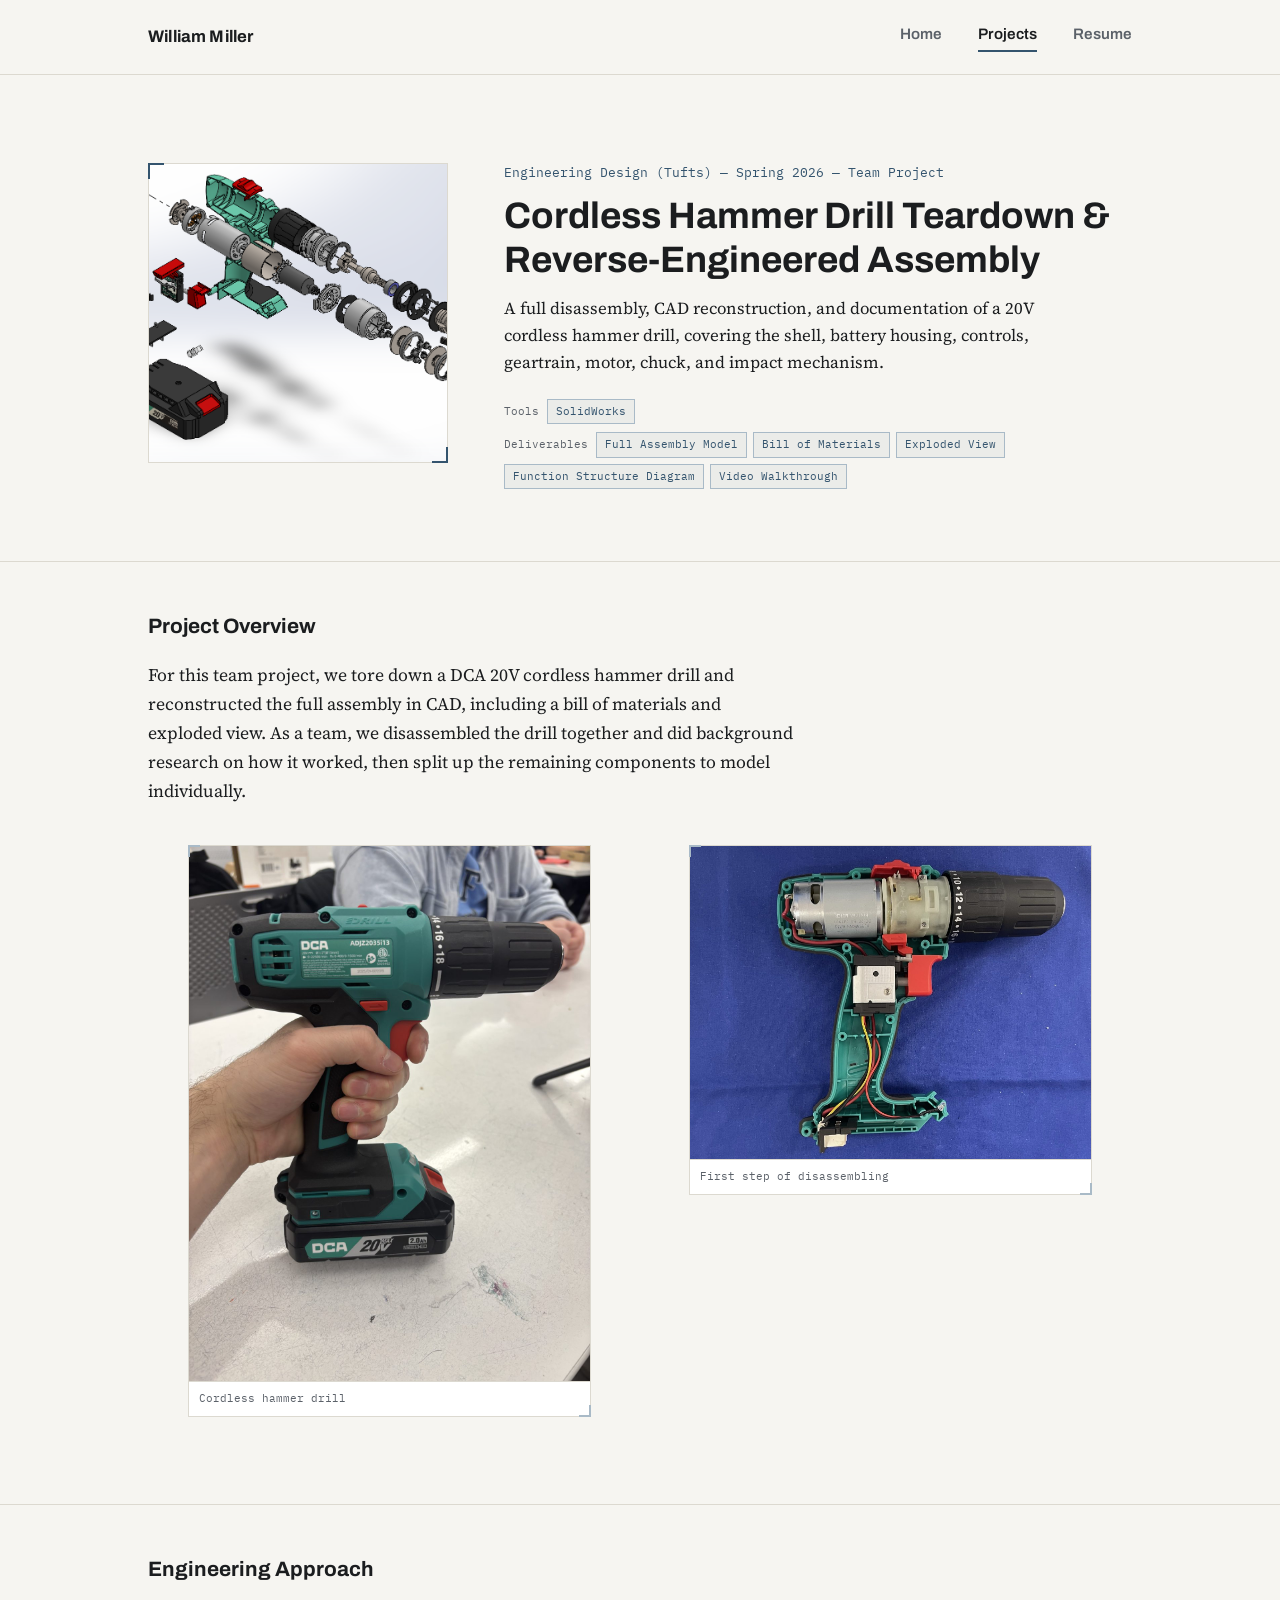
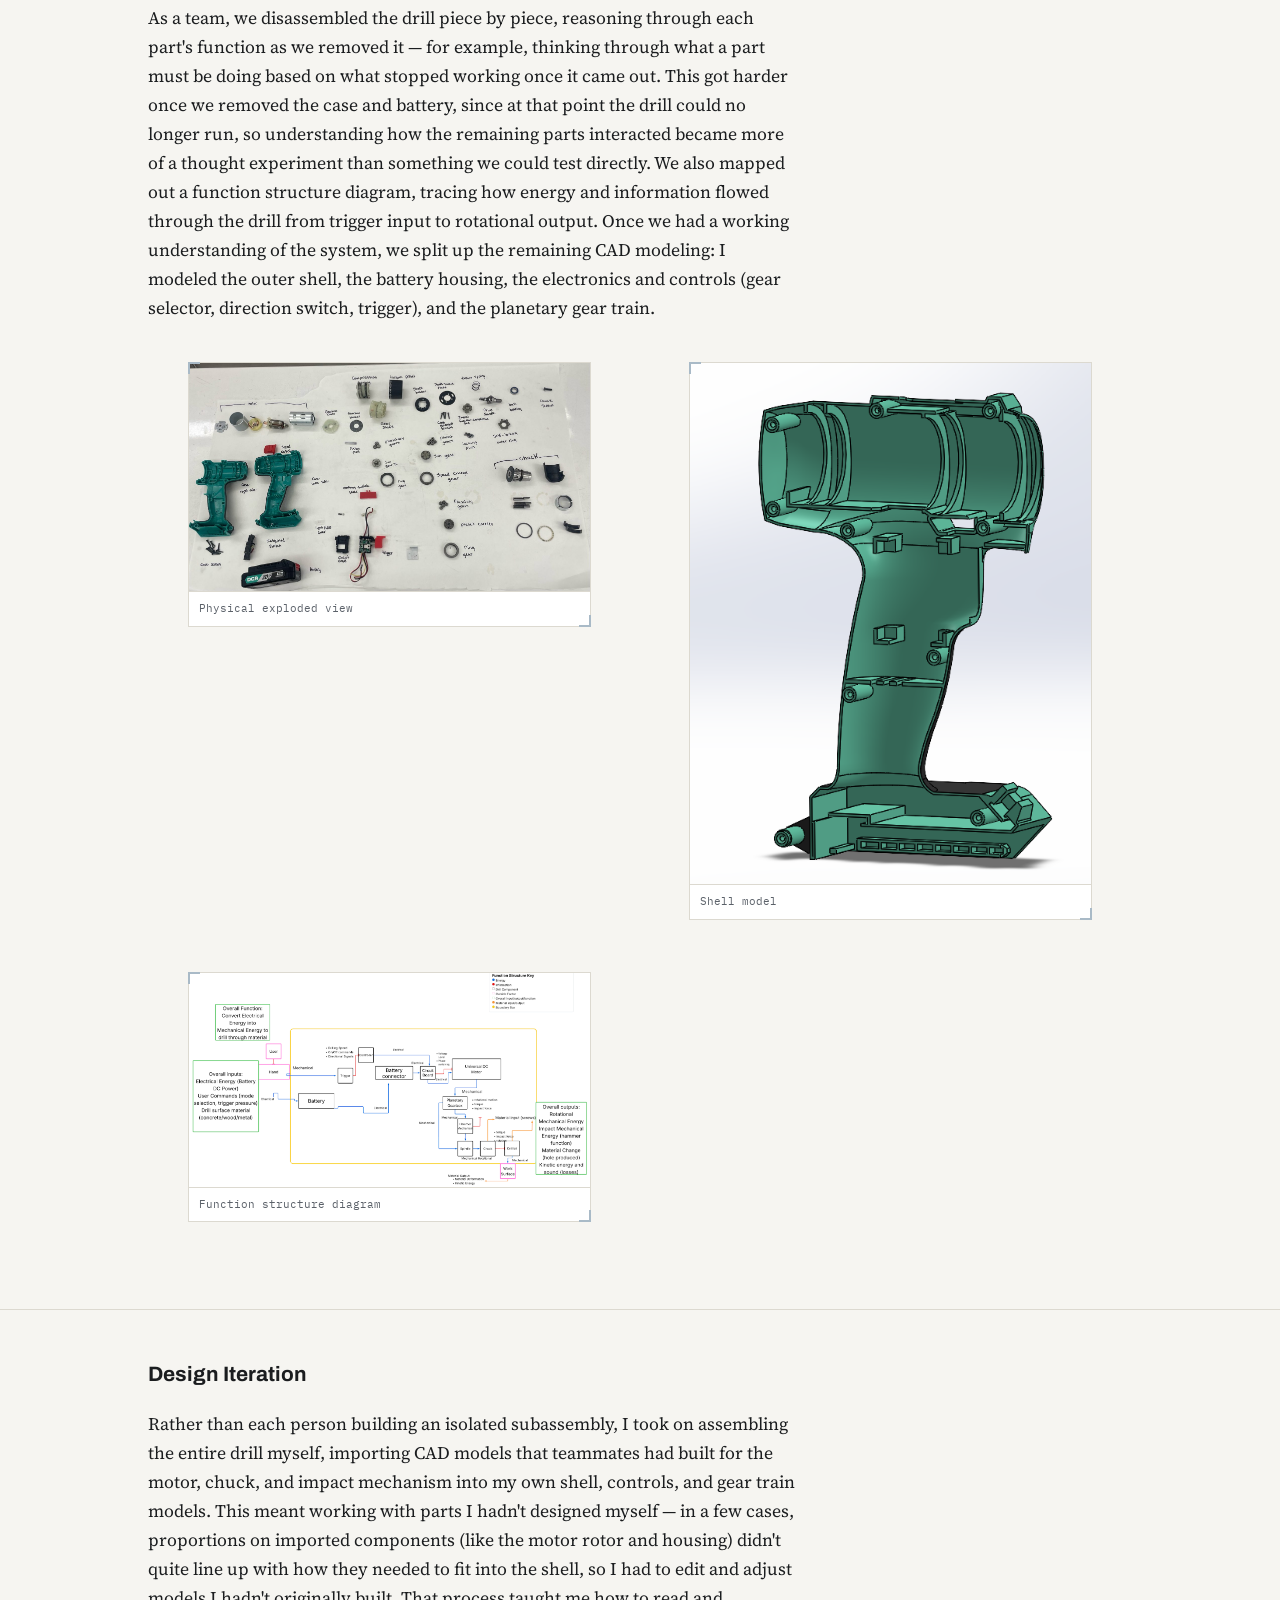
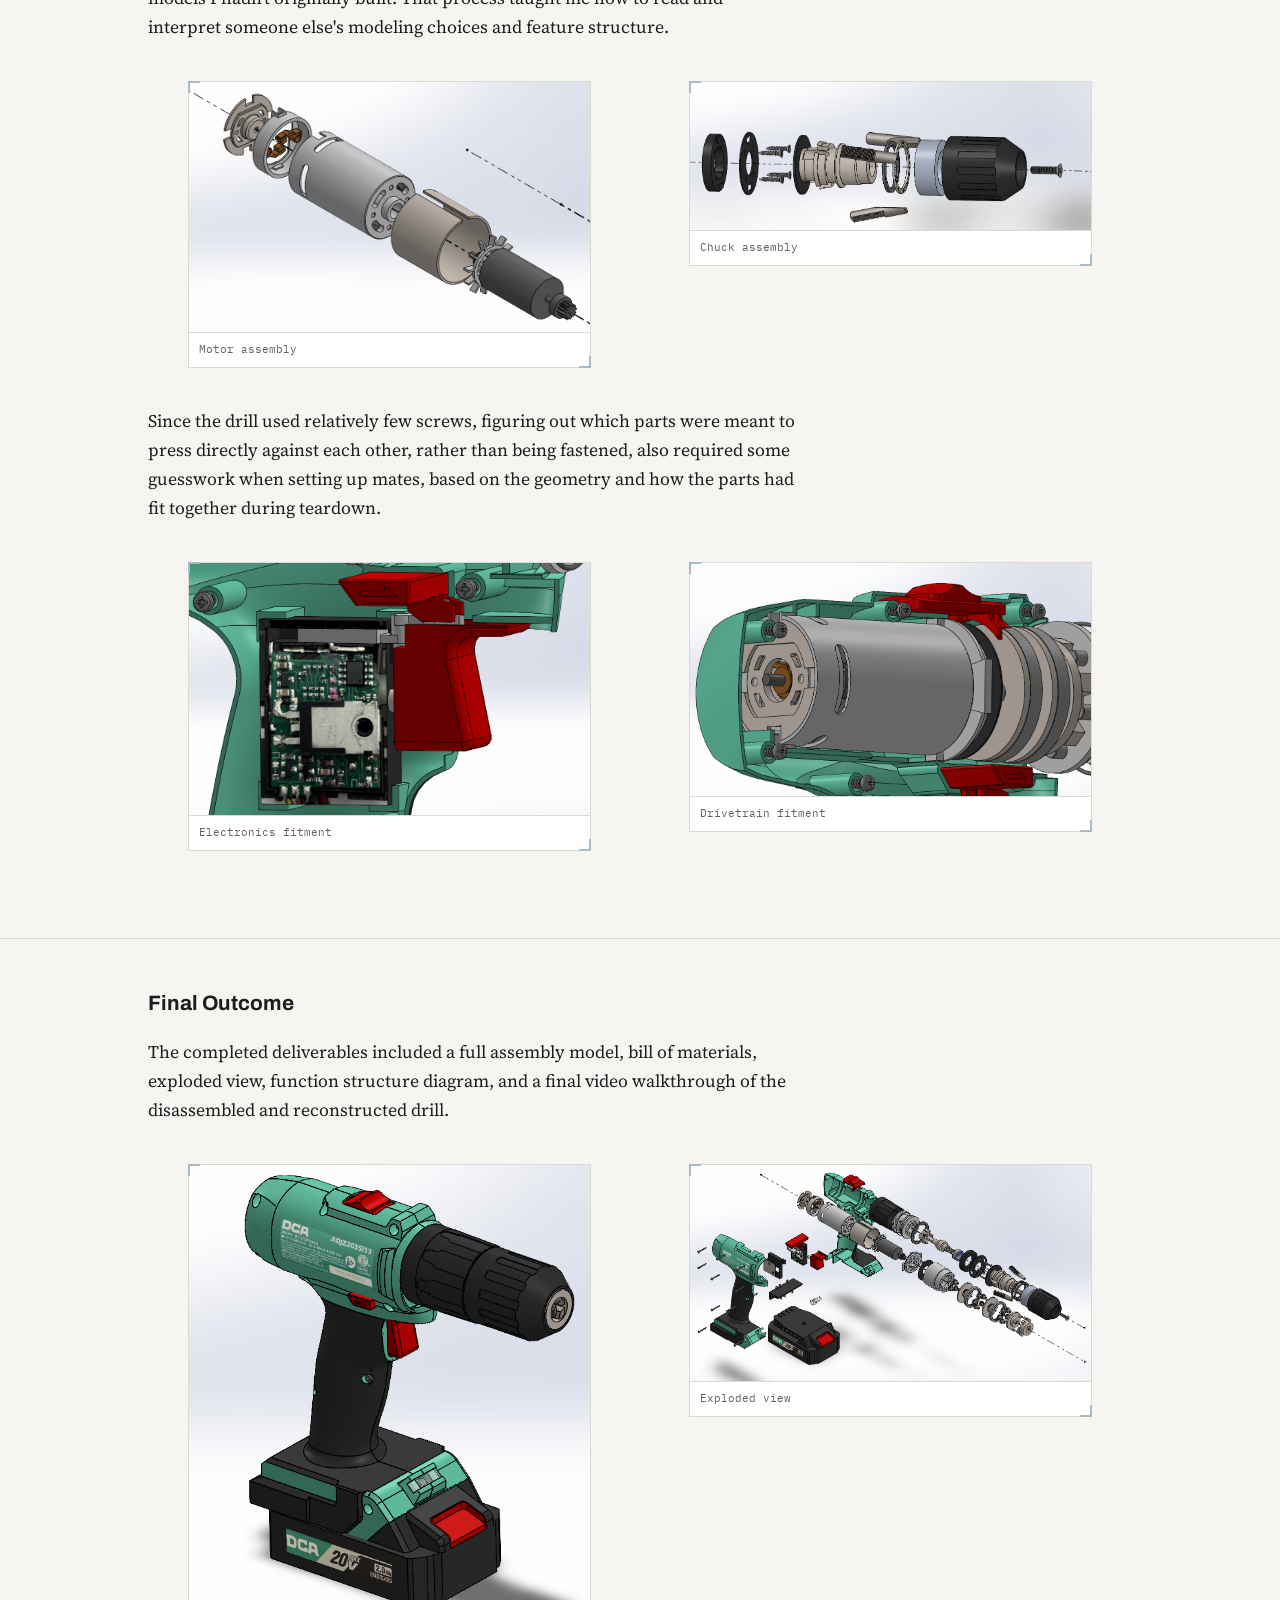
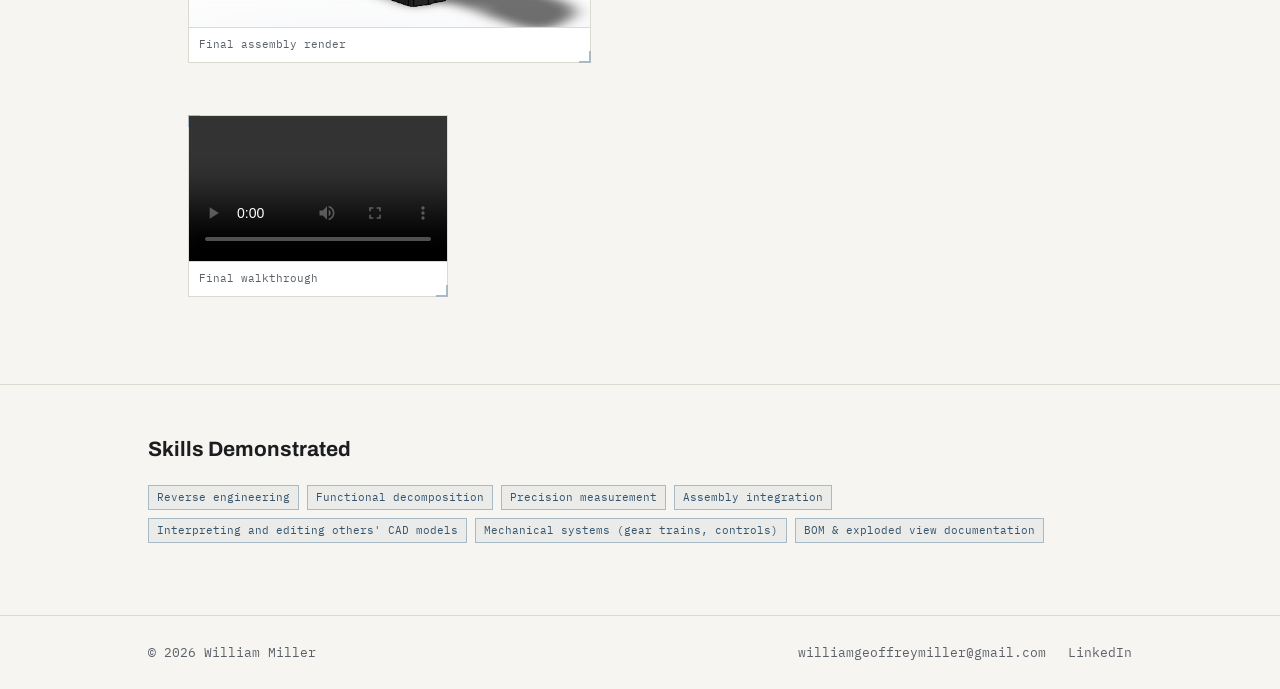
<file: project-power-drill-teardown.html>
<!DOCTYPE html>
<html lang="en">
<head>
<meta charset="UTF-8">
<meta name="viewport" content="width=device-width, initial-scale=1.0">
<title>Power Drill Teardown — William Miller</title>

<link rel="preconnect" href="https://fonts.googleapis.com">
<link rel="preconnect" href="https://fonts.gstatic.com" crossorigin>
<link href="https://fonts.googleapis.com/css2?family=Archivo:wght@500;600;700&family=Source+Serif+4:opsz,wght@8..60,400;8..60,500&family=IBM+Plex+Mono:wght@500&display=swap" rel="stylesheet">

<!-- Shared styling — see styles.css. -->
<link rel="stylesheet" href="styles.css">
</head>
<body>

  <!-- ============================================================
       NAV BAR — identical on every page.
       ============================================================ -->
  <header class="site-nav">
    <div class="wrap">
      <a class="name" href="index.html">William Miller</a>
      <nav>
        <a href="index.html">Home</a>
        <a href="projects.html" class="active">Projects</a>
        <a href="resume.html">Resume</a>
      </nav>
    </div>
  </header>

  <!-- ============================================================
       PROJECT HEADER BLOCK
       ============================================================ -->
  <section class="project-header">
    <div class="wrap project-header-grid">

      <!-- SIDE IMAGE: final CAD assembly or exploded view render.
           Replace the .placeholder div with
           <img src="images/power-drill-teardown/header.jpg" alt="Final CAD assembly / exploded view render">
           kept inside .side-box. -->
      <div class="side-box">
        <img src="images/power-drill-teardown/header-exploded-view-cad.png" alt="Exploded view CAD render">
      </div>

      <div class="header-text">
        <p class="eyebrow">Engineering Design (Tufts) — Spring 2026 — Team Project</p>
        <h1>Cordless Hammer Drill Teardown &amp; Reverse-Engineered Assembly</h1>
        <p class="description">
          A full disassembly, CAD reconstruction, and documentation of a 20V cordless
          hammer drill, covering the shell, battery housing, controls, geartrain,
          motor, chuck, and impact mechanism.
        </p>

        <div class="tag-row" style="margin-bottom:8px;">
          <span class="tag-label">Tools</span>
          <span class="tag">SolidWorks</span>
        </div>
        <div class="tag-row">
          <span class="tag-label">Deliverables</span>
          <span class="tag">Full Assembly Model</span>
          <span class="tag">Bill of Materials</span>
          <span class="tag">Exploded View</span>
          <span class="tag">Function Structure Diagram</span>
          <span class="tag">Video Walkthrough</span>
        </div>
      </div>

    </div>
  </section>

  <!-- ============================================================
       PROJECT OVERVIEW
       Two images: cordless hammer drill, first step of disassembling.
       ============================================================ -->
  <section class="project-section">
    <div class="wrap">
      <h3>Project Overview</h3>
      <p>
        For this team project, we tore down a DCA 20V cordless hammer drill and
        reconstructed the full assembly in CAD, including a bill of materials and
        exploded view. As a team, we disassembled the drill together and did
        background research on how it worked, then split up the remaining
        components to model individually.
      </p>

      <div class="media-grid">
        <figure class="media-block">
          <img src="images/power-drill-teardown/cordless-hammer-drill.jpg" alt="Cordless hammer drill">
          <figcaption>Cordless hammer drill</figcaption>
        </figure>
        <figure class="media-block">
          <img src="images/power-drill-teardown/first-step-disassembling.jpg" alt="First step of disassembling">
          <figcaption>First step of disassembling</figcaption>
        </figure>
      </div>
    </div>
  </section>

  <!-- ============================================================
       ENGINEERING APPROACH
       Three images: physical exploded view, shell model, function
       structure diagram.
       ============================================================ -->
  <section class="project-section">
    <div class="wrap">
      <h3>Engineering Approach</h3>
      <p>
        As a team, we disassembled the drill piece by piece, reasoning through each
        part's function as we removed it — for example, thinking through what a part
        must be doing based on what stopped working once it came out. This got
        harder once we removed the case and battery, since at that point the drill
        could no longer run, so understanding how the remaining parts interacted
        became more of a thought experiment than something we could test directly.
        We also mapped out a function structure diagram, tracing how energy and
        information flowed through the drill from trigger input to rotational
        output. Once we had a working understanding of the system, we split up the
        remaining CAD modeling: I modeled the outer shell, the battery housing, the
        electronics and controls (gear selector, direction switch, trigger), and the
        planetary gear train.
      </p>

      <div class="media-grid media-grid--large">
        <figure class="media-block">
          <img src="images/power-drill-teardown/physical-exploded-view.jpg" alt="Physical exploded view">
          <figcaption>Physical exploded view</figcaption>
        </figure>
        <figure class="media-block">
          <img src="images/power-drill-teardown/shell-model.png" alt="Shell model">
          <figcaption>Shell model</figcaption>
        </figure>
        <figure class="media-block">
          <img src="images/power-drill-teardown/function-structure-diagram.png" alt="Function structure diagram">
          <figcaption>Function structure diagram</figcaption>
        </figure>
      </div>
    </div>
  </section>

  <!-- ============================================================
       DESIGN ITERATION
       Two paragraphs, each with its own image pair.
       ============================================================ -->
  <section class="project-section">
    <div class="wrap">
      <h3>Design Iteration</h3>

      <p>
        Rather than each person building an isolated subassembly, I took on
        assembling the entire drill myself, importing CAD models that teammates had
        built for the motor, chuck, and impact mechanism into my own shell,
        controls, and gear train models. This meant working with parts I hadn't
        designed myself — in a few cases, proportions on imported components (like
        the motor rotor and housing) didn't quite line up with how they needed to
        fit into the shell, so I had to edit and adjust models I hadn't originally
        built. That process taught me how to read and interpret someone else's
        modeling choices and feature structure.
      </p>
      <div class="media-grid">
        <figure class="media-block">
          <img src="images/power-drill-teardown/motor-assembly.png" alt="Motor assembly">
          <figcaption>Motor assembly</figcaption>
        </figure>
        <figure class="media-block">
          <img src="images/power-drill-teardown/chuck-assembly.png" alt="Chuck assembly">
          <figcaption>Chuck assembly</figcaption>
        </figure>
      </div>

      <p>
        Since the drill used relatively few screws, figuring out which parts were
        meant to press directly against each other, rather than being fastened,
        also required some guesswork when setting up mates, based on the geometry
        and how the parts had fit together during teardown.
      </p>
      <div class="media-grid">
        <figure class="media-block">
          <img src="images/power-drill-teardown/electronics-fitment.png" alt="Electronics fitment">
          <figcaption>Electronics fitment</figcaption>
        </figure>
        <figure class="media-block">
          <img src="images/power-drill-teardown/drivetrain-fitment.png" alt="Drivetrain fitment">
          <figcaption>Drivetrain fitment</figcaption>
        </figure>
      </div>
    </div>
  </section>

  <!-- ============================================================
       FINAL OUTCOME
       Two images, plus a video walkthrough. No separate Key
       Challenges section for this project — that's expected.
       ============================================================ -->
  <section class="project-section">
    <div class="wrap">
      <h3>Final Outcome</h3>
      <p>
        The completed deliverables included a full assembly model, bill of
        materials, exploded view, function structure diagram, and a final video
        walkthrough of the disassembled and reconstructed drill.
      </p>

      <div class="media-grid media-grid--large">
        <figure class="media-block">
          <img src="images/power-drill-teardown/final-assembly-render.png" alt="Final assembly render">
          <figcaption>Final assembly render</figcaption>
        </figure>
        <figure class="media-block">
          <img src="images/power-drill-teardown/exploded-view-cad.png" alt="Exploded view">
          <figcaption>Exploded view</figcaption>
        </figure>

        <figure class="media-block media-block--small video-block">
          <video controls src="images/power-drill-teardown/walkthrough.mp4"></video>
          <figcaption>Final walkthrough</figcaption>
        </figure>
      </div>
    </div>
  </section>

  <!-- ============================================================
       SKILLS DEMONSTRATED
       ============================================================ -->
  <section class="project-section">
    <div class="wrap">
      <h3>Skills Demonstrated</h3>
      <div class="skills-list">
        <span class="tag">Reverse engineering</span>
        <span class="tag">Functional decomposition</span>
        <span class="tag">Precision measurement</span>
        <span class="tag">Assembly integration</span>
        <span class="tag">Interpreting and editing others' CAD models</span>
        <span class="tag">Mechanical systems (gear trains, controls)</span>
        <span class="tag">BOM &amp; exploded view documentation</span>
      </div>
    </div>
  </section>

  <!-- ============================================================
       FOOTER — identical on every page.
       ============================================================ -->
  <footer class="site-footer">
    <div class="wrap">
      <span style="font-family: var(--font-mono); font-size: 0.82rem; color: var(--slate);">&copy; 2026 William Miller</span>
      <div class="footer-links">
        <a href="mailto:williamgeoffreymiller@gmail.com">williamgeoffreymiller@gmail.com</a>
        <a href="https://www.linkedin.com/in/wgmiller" target="_blank" rel="noopener">LinkedIn</a>
      </div>
    </div>
  </footer>

  <!-- Shared site behavior (currently: click-to-enlarge on photos). -->
  <script src="site.js"></script>

</body>
</html>
</file>
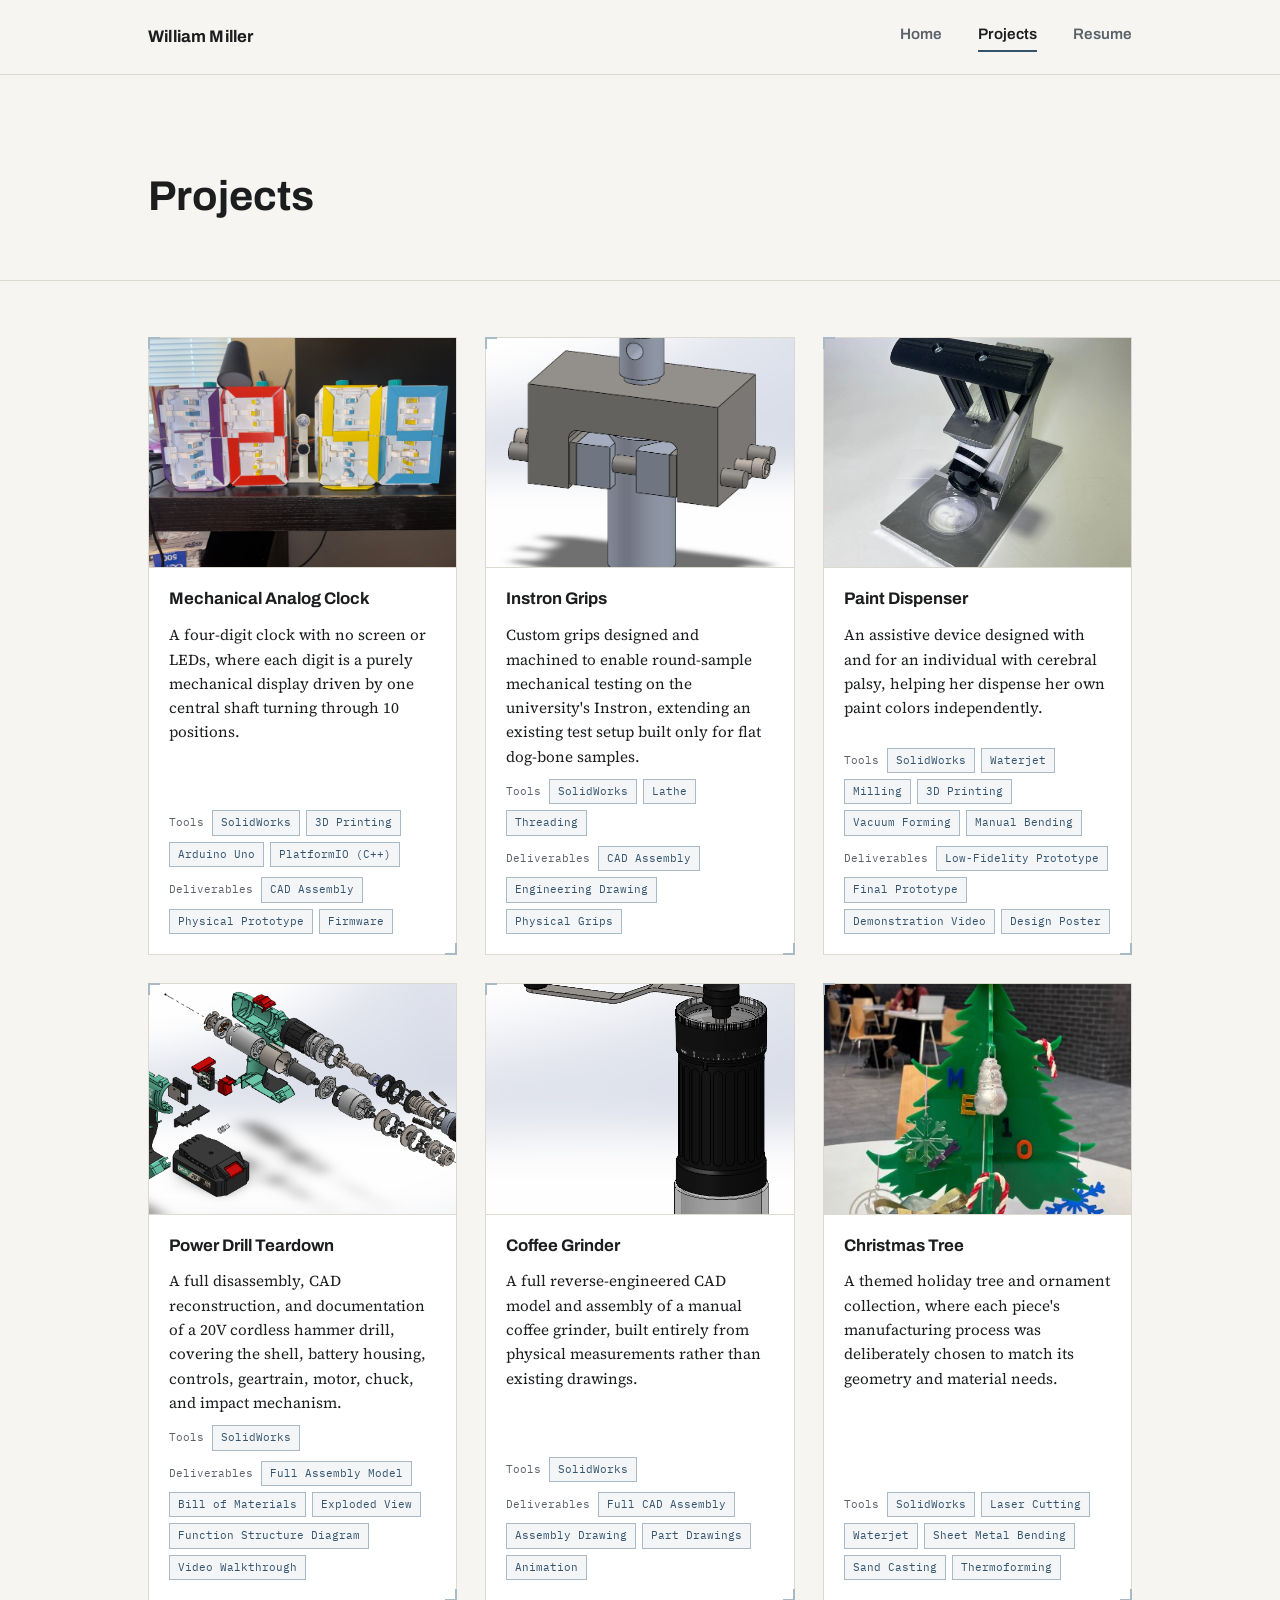
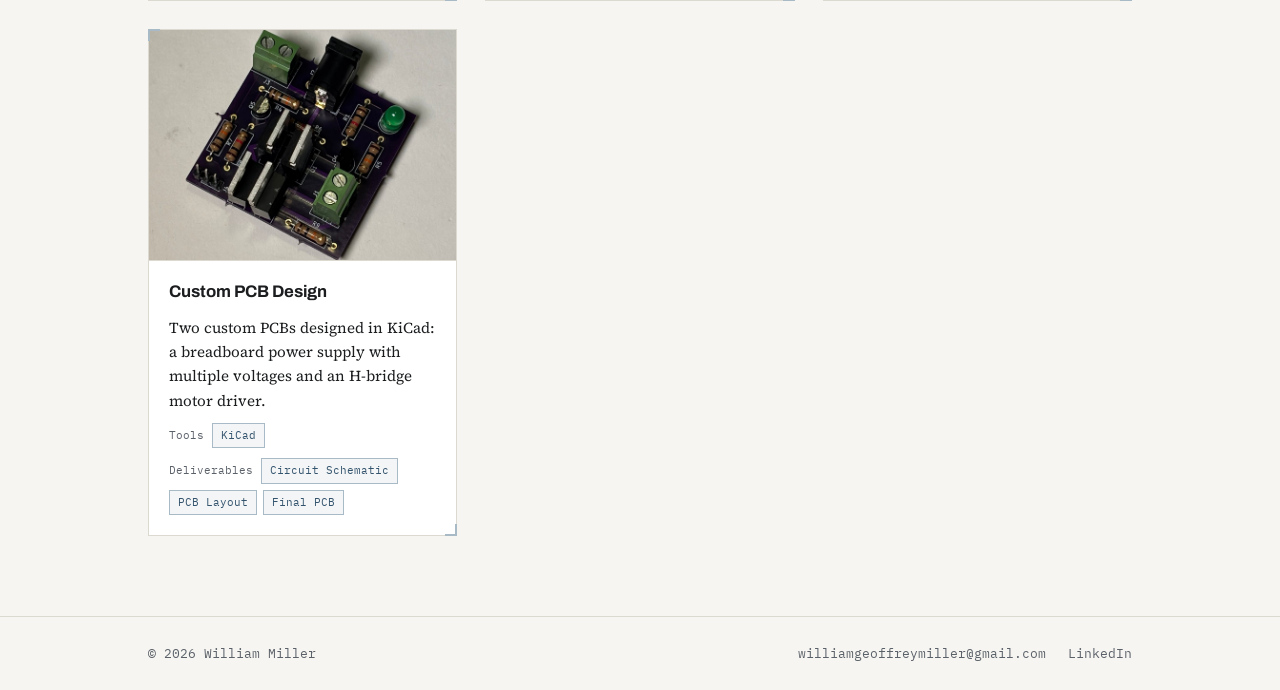
<file: projects.html>
<!DOCTYPE html>
<html lang="en">
<head>
<meta charset="UTF-8">
<meta name="viewport" content="width=device-width, initial-scale=1.0">
<title>Projects — William Miller</title>

<link rel="preconnect" href="https://fonts.googleapis.com">
<link rel="preconnect" href="https://fonts.gstatic.com" crossorigin>
<link href="https://fonts.googleapis.com/css2?family=Archivo:wght@500;600;700&family=Source+Serif+4:opsz,wght@8..60,400;8..60,500&family=IBM+Plex+Mono:wght@500&display=swap" rel="stylesheet">

<!-- Shared styling — see styles.css. -->
<link rel="stylesheet" href="styles.css">
</head>
<body>

  <!-- ============================================================
       NAV BAR — identical on every page.
       ============================================================ -->
  <header class="site-nav">
    <div class="wrap">
      <a class="name" href="index.html">William Miller</a>
      <nav>
        <a href="index.html">Home</a>
        <a href="projects.html" class="active">Projects</a>
        <a href="resume.html">Resume</a>
      </nav>
    </div>
  </header>

  <!-- ============================================================
       PAGE HEADER
       ============================================================ -->
  <section class="page-header">
    <div class="wrap">
      <h1>Projects</h1>
    </div>
  </section>

  <!-- ============================================================
       FULL PROJECT GRID
       Same .card markup as the homepage's featured section — when
       you finish a new project page, copy its whole <a class="card">
       block from index.html into here (and vice versa if you ever
       change which projects are "featured").

       Order: Analog Clock, Instron Grips, Paint Dispenser, Power Drill
       Teardown, Coffee Grinder, Christmas Tree, Custom PCB.
       ============================================================ -->
  <section class="section">
    <div class="wrap">

      <div class="card-grid">

        <!-- CARD: Analog Seven-Segment Clock -->
        <a class="card" href="project-analog-clock.html" style="text-decoration:none;">
          <div class="card-image"><img src="images/analog-clock/header-finished-clock.jpg" alt="Finished mechanical clock"></div>
          <div class="card-body">
            <h4>Mechanical Analog Clock</h4>
            <p>A four-digit clock with no screen or LEDs, where each digit is a purely mechanical display driven by one central shaft turning through 10 positions.</p>
            <div class="tag-row">
              <span class="tag-label">Tools</span>
              <span class="tag">SolidWorks</span>
              <span class="tag">3D Printing</span>
              <span class="tag">Arduino Uno</span>
              <span class="tag">PlatformIO (C++)</span>
            </div>
            <div class="tag-row">
              <span class="tag-label">Deliverables</span>
              <span class="tag">CAD Assembly</span>
              <span class="tag">Physical Prototype</span>
              <span class="tag">Firmware</span>
            </div>
          </div>
        </a>

        <!-- CARD: Instron Grips -->
        <a class="card" href="project-instron-grips.html" style="text-decoration:none;">
          <div class="card-image"><img src="images/instron-grips/header-cad-assembly.png" alt="Instron Grips CAD assembly"></div>
          <div class="card-body">
            <h4>Instron Grips</h4>
            <p>Custom grips designed and machined to enable round-sample mechanical testing on the university's Instron, extending an existing test setup built only for flat dog-bone samples.</p>
            <div class="tag-row">
              <span class="tag-label">Tools</span>
              <span class="tag">SolidWorks</span>
              <span class="tag">Lathe</span>
              <span class="tag">Threading</span>
            </div>
            <div class="tag-row">
              <span class="tag-label">Deliverables</span>
              <span class="tag">CAD Assembly</span>
              <span class="tag">Engineering Drawing</span>
              <span class="tag">Physical Grips</span>
            </div>
          </div>
        </a>

        <!-- CARD: Paint Dispenser -->
        <a class="card" href="project-paint-dispenser.html" style="text-decoration:none;">
          <div class="card-image"><img src="images/paint-dispenser/header-final-product.jpg" alt="Assistive Paint Dispenser final product"></div>
          <div class="card-body">
            <h4>Paint Dispenser</h4>
            <p>An assistive device designed with and for an individual with cerebral palsy, helping her dispense her own paint colors independently.</p>
            <div class="tag-row">
              <span class="tag-label">Tools</span>
              <span class="tag">SolidWorks</span>
              <span class="tag">Waterjet</span>
              <span class="tag">Milling</span>
              <span class="tag">3D Printing</span>
              <span class="tag">Vacuum Forming</span>
              <span class="tag">Manual Bending</span>
            </div>
            <div class="tag-row">
              <span class="tag-label">Deliverables</span>
              <span class="tag">Low-Fidelity Prototype</span>
              <span class="tag">Final Prototype</span>
              <span class="tag">Demonstration Video</span>
              <span class="tag">Design Poster</span>
            </div>
          </div>
        </a>

        <!-- CARD: Power Drill Teardown -->
        <a class="card" href="project-power-drill-teardown.html" style="text-decoration:none;">
          <div class="card-image"><img src="images/power-drill-teardown/header-exploded-view-cad.png" alt="Power Drill Teardown exploded CAD view"></div>
          <div class="card-body">
            <h4>Power Drill Teardown</h4>
            <p>A full disassembly, CAD reconstruction, and documentation of a 20V cordless hammer drill, covering the shell, battery housing, controls, geartrain, motor, chuck, and impact mechanism.</p>
            <div class="tag-row">
              <span class="tag-label">Tools</span>
              <span class="tag">SolidWorks</span>
            </div>
            <div class="tag-row">
              <span class="tag-label">Deliverables</span>
              <span class="tag">Full Assembly Model</span>
              <span class="tag">Bill of Materials</span>
              <span class="tag">Exploded View</span>
              <span class="tag">Function Structure Diagram</span>
              <span class="tag">Video Walkthrough</span>
            </div>
          </div>
        </a>

        <!-- CARD: Coffee Grinder -->
        <a class="card" href="project-coffee-grinder.html" style="text-decoration:none;">
          <div class="card-image"><img src="images/coffee-grinder/header-full-assembly.jpg" alt="Coffee grinder full assembly render"></div>
          <div class="card-body">
            <h4>Coffee Grinder</h4>
            <p>A full reverse-engineered CAD model and assembly of a manual coffee grinder, built entirely from physical measurements rather than existing drawings.</p>
            <div class="tag-row">
              <span class="tag-label">Tools</span>
              <span class="tag">SolidWorks</span>
            </div>
            <div class="tag-row">
              <span class="tag-label">Deliverables</span>
              <span class="tag">Full CAD Assembly</span>
              <span class="tag">Assembly Drawing</span>
              <span class="tag">Part Drawings</span>
              <span class="tag">Animation</span>
            </div>
          </div>
        </a>

        <!-- CARD: Christmas Tree -->
        <a class="card" href="project-christmas-tree.html" style="text-decoration:none;">
          <div class="card-image"><img src="images/christmas-tree/hero-tree.jpg" alt="Finished holiday tree with ornaments"></div>
          <div class="card-body">
            <h4>Christmas Tree</h4>
            <p>A themed holiday tree and ornament collection, where each piece's manufacturing process was deliberately chosen to match its geometry and material needs.</p>
            <div class="tag-row">
              <span class="tag-label">Tools</span>
              <span class="tag">SolidWorks</span>
              <span class="tag">Laser Cutting</span>
              <span class="tag">Waterjet</span>
              <span class="tag">Sheet Metal Bending</span>
              <span class="tag">Sand Casting</span>
              <span class="tag">Thermoforming</span>
            </div>
          </div>
        </a>

        <!-- CARD: Custom PCB Design (projects page only, not featured) -->
        <a class="card" href="project-custom-pcb.html" style="text-decoration:none;">
          <div class="card-image"><img src="images/custom-pcb/hbridge-soldered.jpg" alt="Fully soldered H-bridge PCB"></div>
          <div class="card-body">
            <h4>Custom PCB Design</h4>
            <p>Two custom PCBs designed in KiCad: a breadboard power supply with multiple voltages and an H-bridge motor driver.</p>
            <div class="tag-row">
              <span class="tag-label">Tools</span>
              <span class="tag">KiCad</span>
            </div>
            <div class="tag-row">
              <span class="tag-label">Deliverables</span>
              <span class="tag">Circuit Schematic</span>
              <span class="tag">PCB Layout</span>
              <span class="tag">Final PCB</span>
            </div>
          </div>
        </a>

      </div>

    </div>
  </section>

  <!-- ============================================================
       FOOTER — identical on every page.
       ============================================================ -->
  <footer class="site-footer">
    <div class="wrap">
      <span style="font-family: var(--font-mono); font-size: 0.82rem; color: var(--slate);">&copy; 2026 William Miller</span>
      <div class="footer-links">
        <a href="mailto:williamgeoffreymiller@gmail.com">williamgeoffreymiller@gmail.com</a>
        <a href="https://www.linkedin.com/in/wgmiller" target="_blank" rel="noopener">LinkedIn</a>
      </div>
    </div>
  </footer>

  <!-- Shared site behavior (currently: click-to-enlarge on photos). -->
  <script src="site.js"></script>

</body>
</html>
</file>
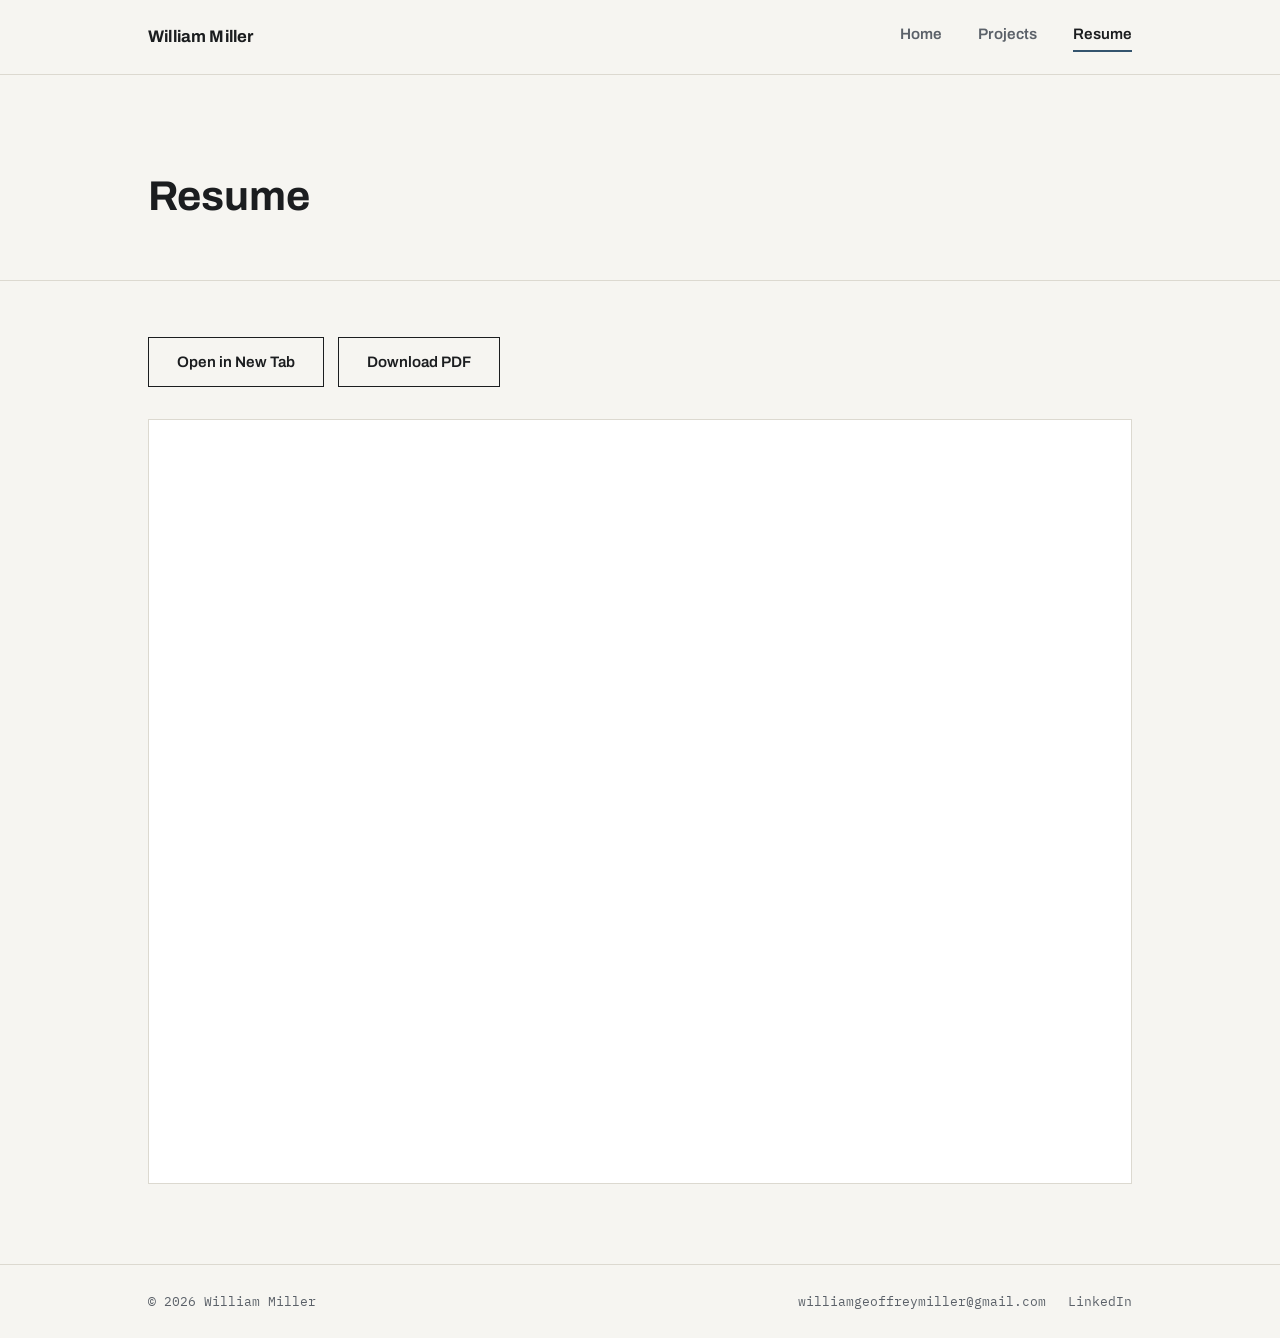
<file: resume.html>
<!DOCTYPE html>
<html lang="en">
<head>
<meta charset="UTF-8">
<meta name="viewport" content="width=device-width, initial-scale=1.0">
<title>Resume — William Miller</title>

<link rel="preconnect" href="https://fonts.googleapis.com">
<link rel="preconnect" href="https://fonts.gstatic.com" crossorigin>
<link href="https://fonts.googleapis.com/css2?family=Archivo:wght@500;600;700&family=Source+Serif+4:opsz,wght@8..60,400;8..60,500&family=IBM+Plex+Mono:wght@500&display=swap" rel="stylesheet">

<!-- Shared styling — see styles.css. -->
<link rel="stylesheet" href="styles.css">
</head>
<body>

  <!-- ============================================================
       NAV BAR — identical on every page.
       ============================================================ -->
  <header class="site-nav">
    <div class="wrap">
      <a class="name" href="index.html">William Miller</a>
      <nav>
        <a href="index.html">Home</a>
        <a href="projects.html">Projects</a>
        <a href="resume.html" class="active">Resume</a>
      </nav>
    </div>
  </header>

  <!-- ============================================================
       PAGE HEADER
       ============================================================ -->
  <section class="page-header">
    <div class="wrap">
      <h1>Resume</h1>
    </div>
  </section>

  <!-- ============================================================
       RESUME VIEWER
       Shows the PDF right on the page. "Open in New Tab" and
       "Download PDF" both point at the same file — see the
       RESUME FILE comment below for exactly where to swap in an
       updated resume later.
       ============================================================ -->
  <section class="section">
    <div class="wrap">

      <div class="resume-actions">
        <!-- RESUME FILE: replace files/William-Miller-Resume.pdf with a
             new file of the same name to update the resume everywhere
             on this page at once (viewer + both buttons). -->
        <a class="btn" href="files/William-Miller-Resume.pdf" target="_blank" rel="noopener">Open in New Tab</a>
        <a class="btn" href="files/William-Miller-Resume.pdf" target="_blank" rel="noopener" download>Download PDF</a>
      </div>

      <div class="resume-viewer">
        <iframe src="files/William-Miller-Resume.pdf" title="William Miller's resume">
          <p class="resume-fallback">
            Your browser can't display the PDF here.
            <a href="files/William-Miller-Resume.pdf">Download it directly</a> instead.
          </p>
        </iframe>
      </div>

    </div>
  </section>

  <!-- ============================================================
       FOOTER — identical on every page.
       ============================================================ -->
  <footer class="site-footer">
    <div class="wrap">
      <span style="font-family: var(--font-mono); font-size: 0.82rem; color: var(--slate);">&copy; 2026 William Miller</span>
      <div class="footer-links">
        <a href="mailto:williamgeoffreymiller@gmail.com">williamgeoffreymiller@gmail.com</a>
        <a href="https://www.linkedin.com/in/wgmiller" target="_blank" rel="noopener">LinkedIn</a>
      </div>
    </div>
  </footer>

  <!-- Shared site behavior (currently: click-to-enlarge on photos). -->
  <script src="site.js"></script>

</body>
</html>
</file>
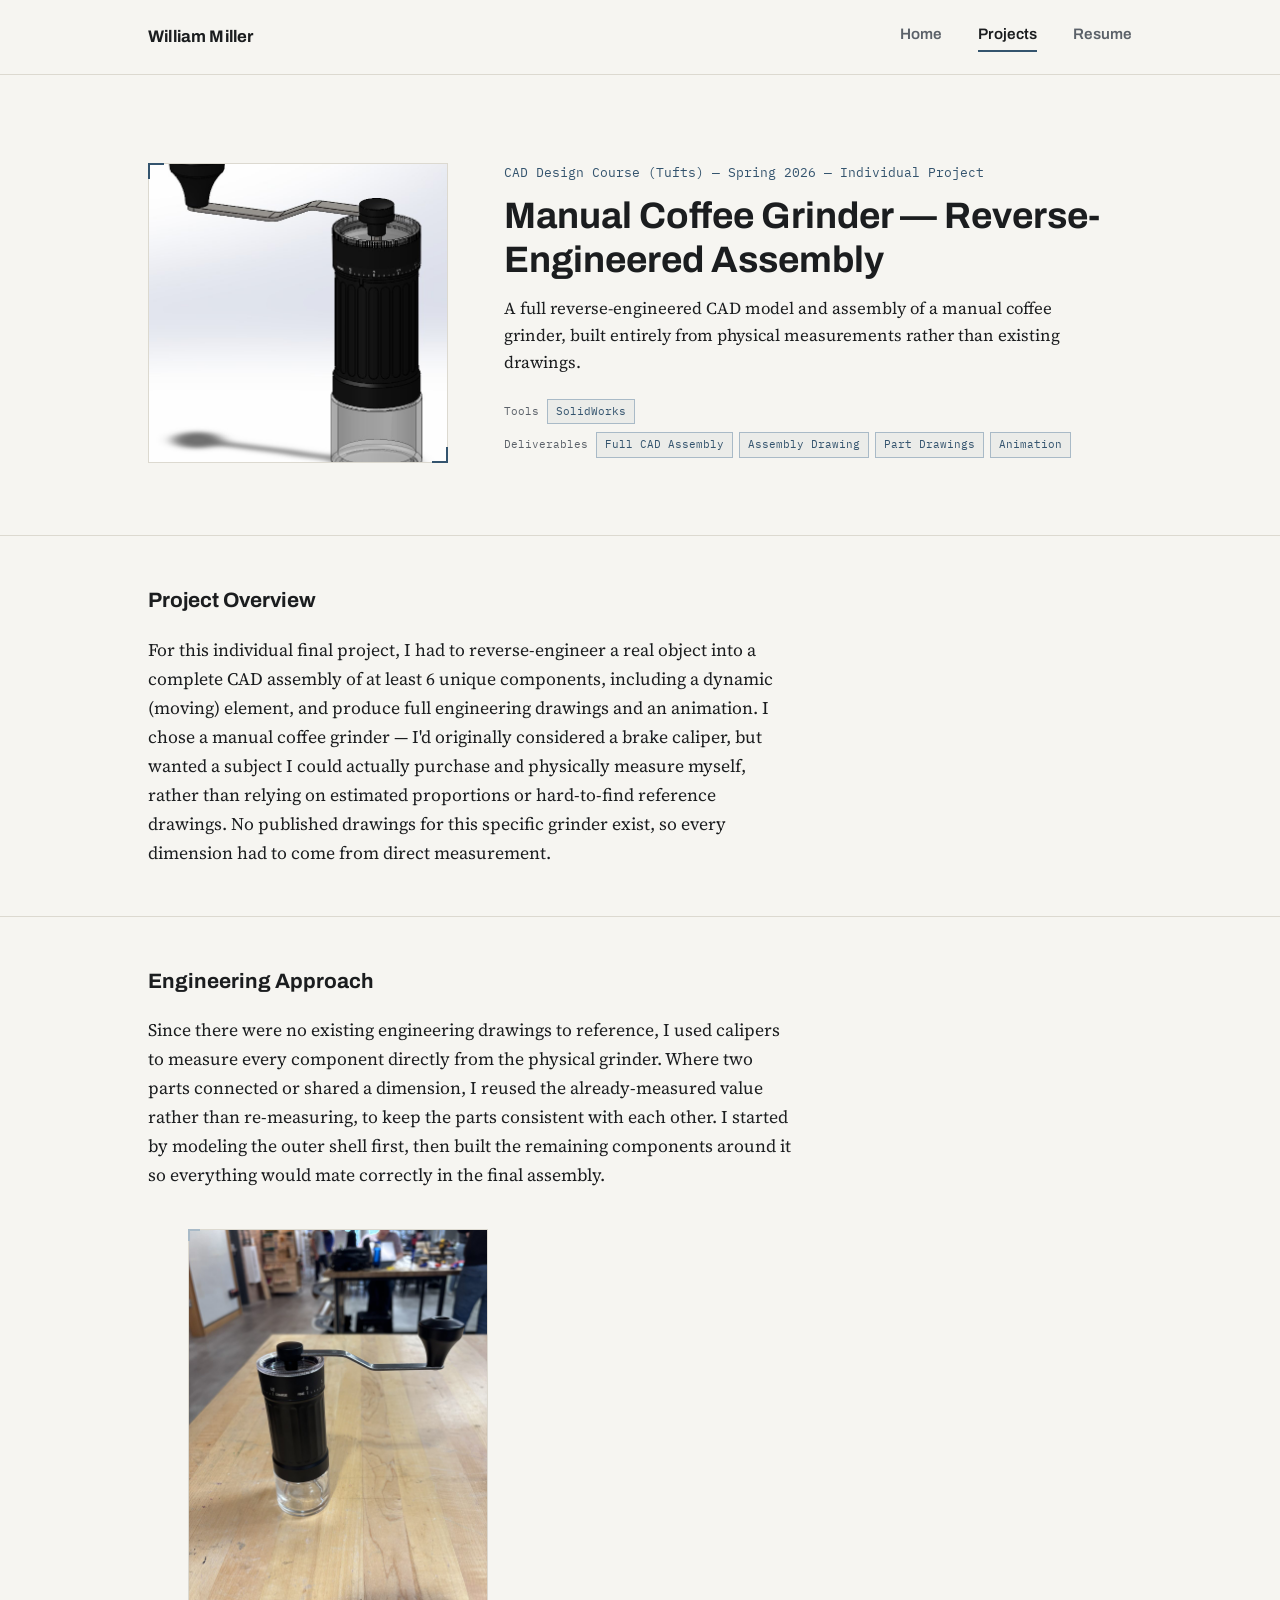
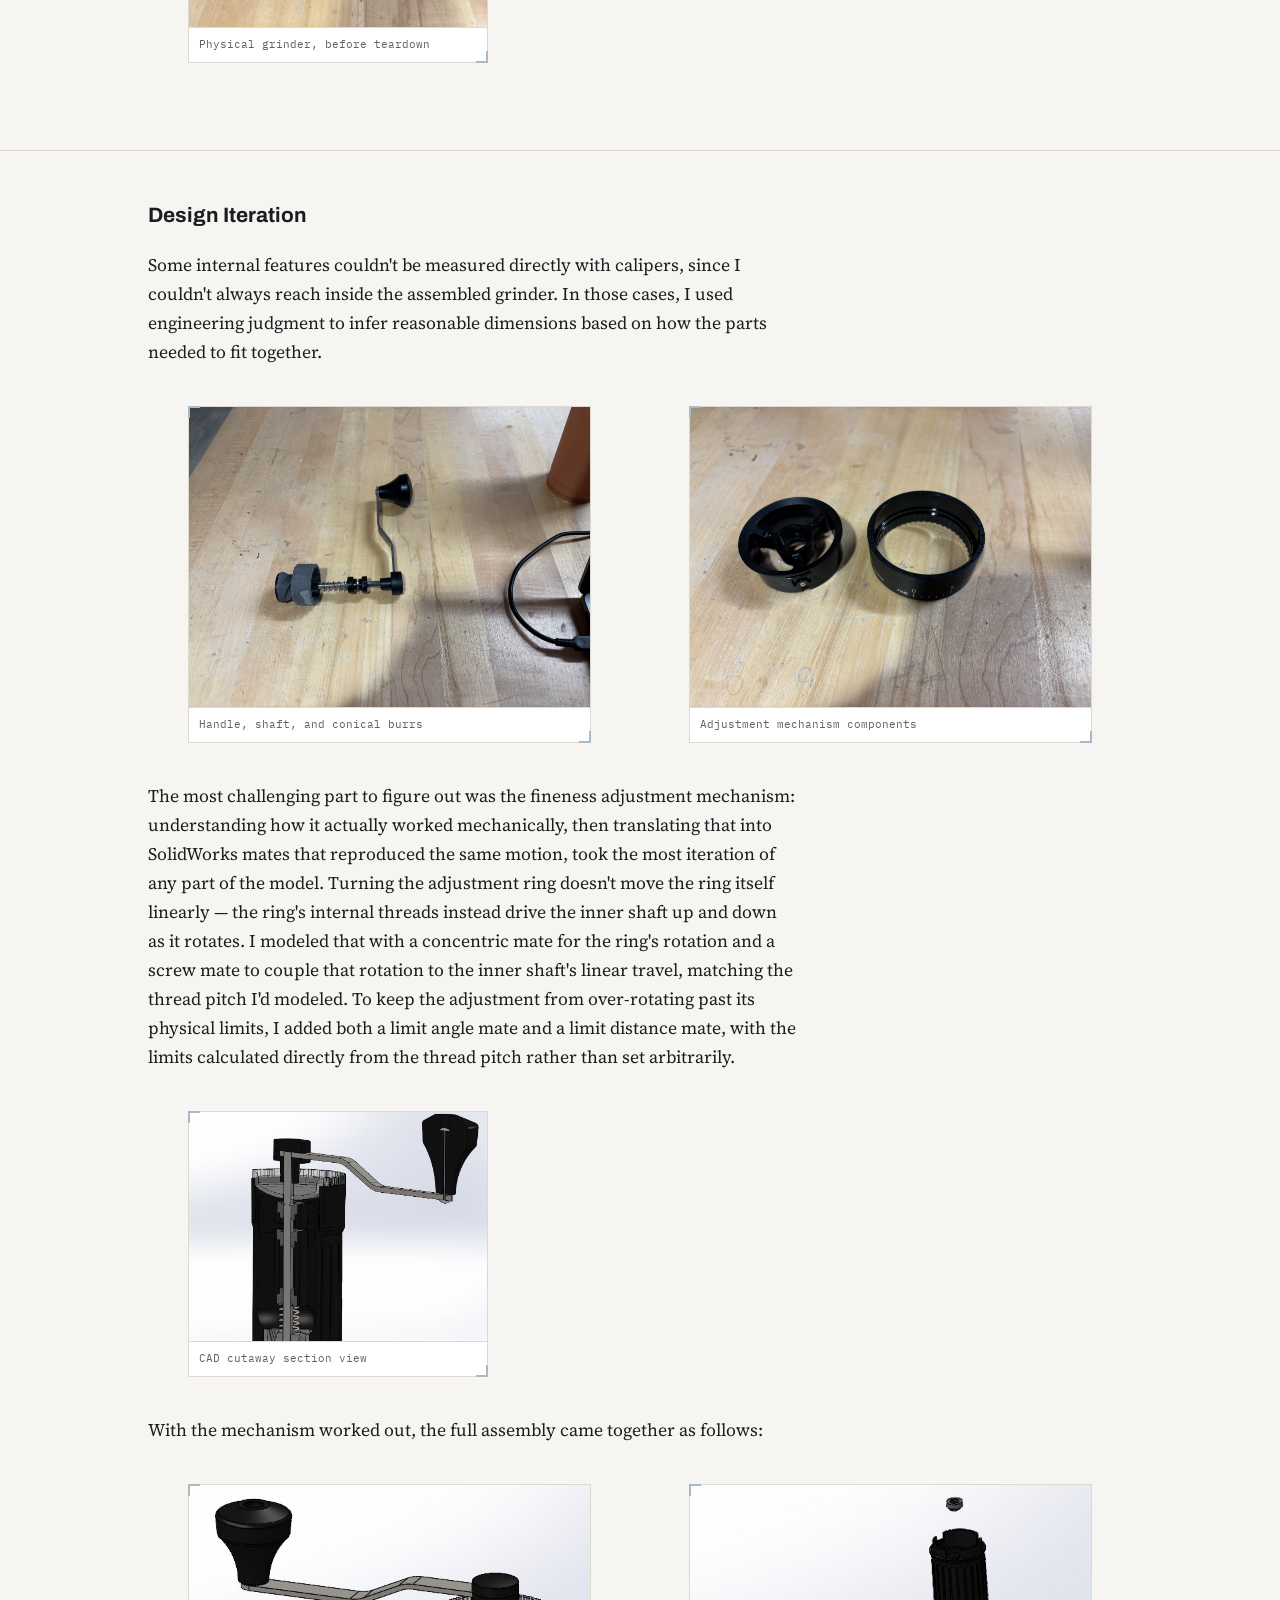
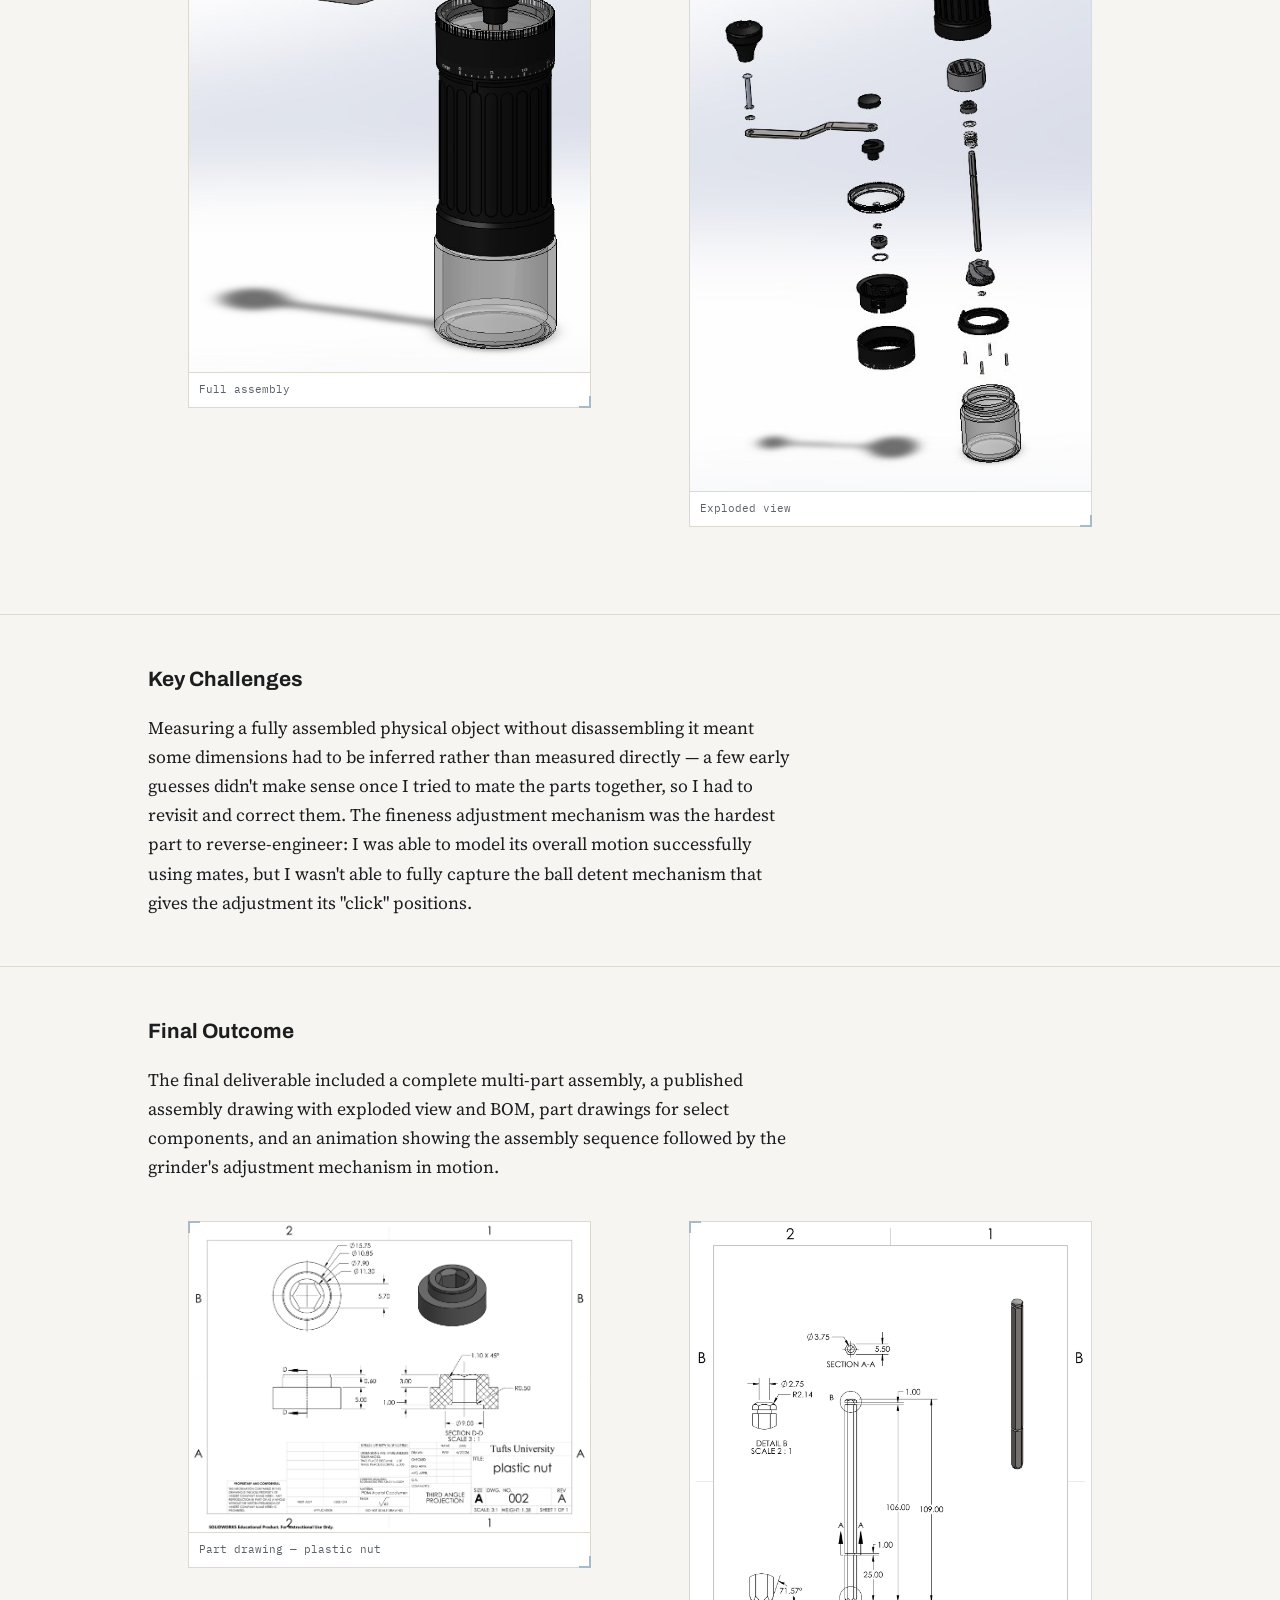
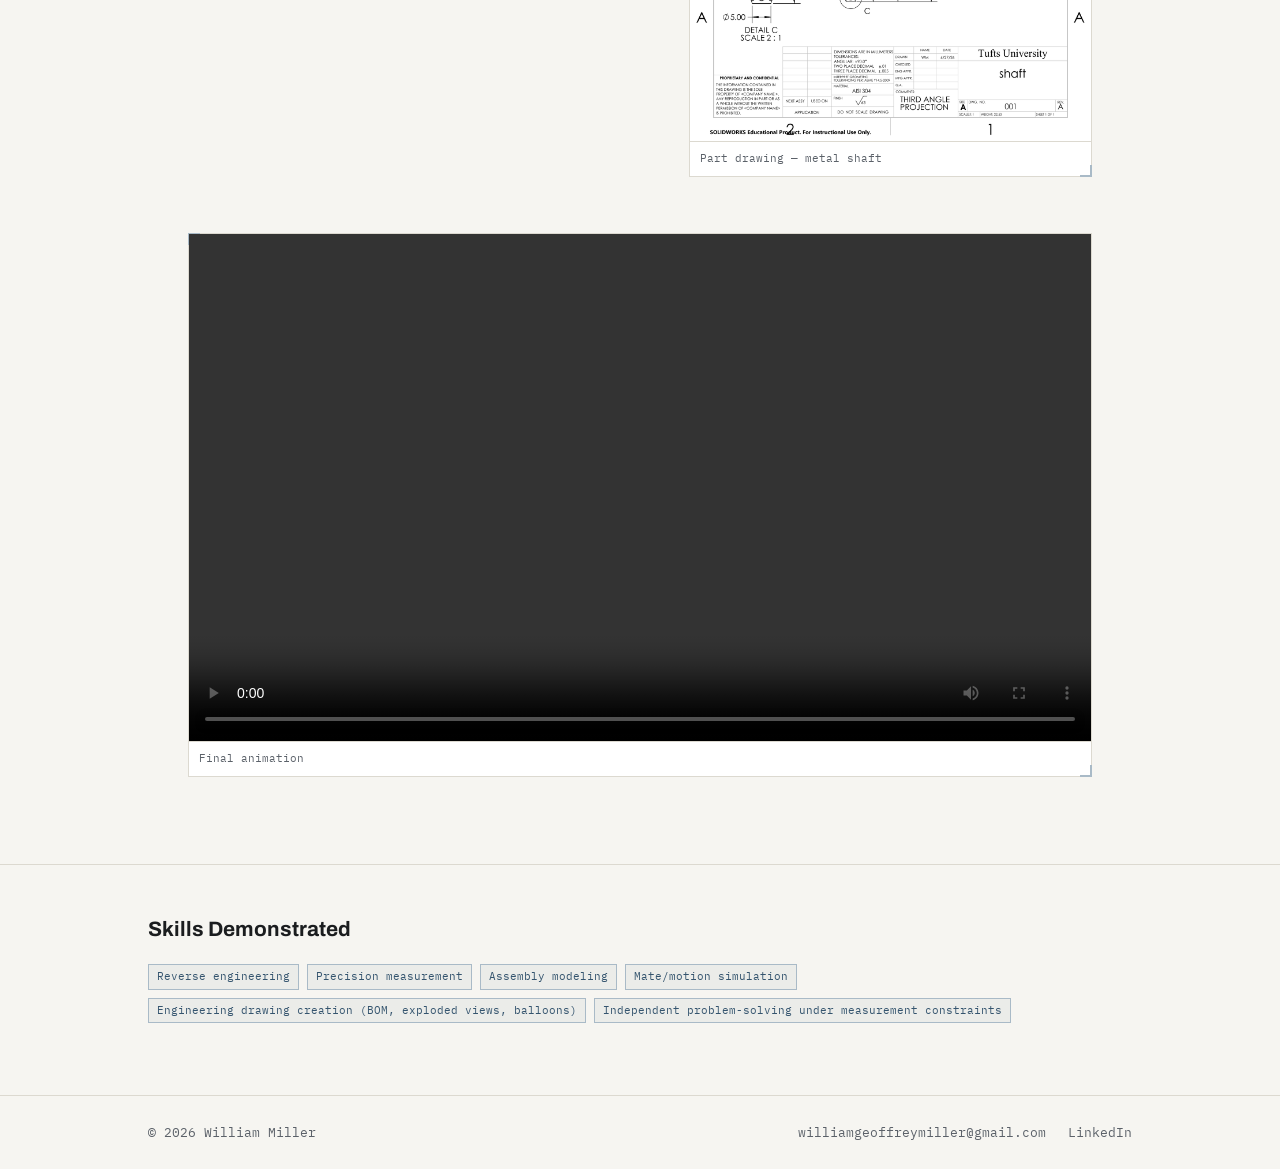
<file: portfolio-site/project-coffee-grinder.html>
<!DOCTYPE html>
<html lang="en">
<head>
<meta charset="UTF-8">
<meta name="viewport" content="width=device-width, initial-scale=1.0">
<title>Coffee Grinder — William Miller</title>

<link rel="preconnect" href="https://fonts.googleapis.com">
<link rel="preconnect" href="https://fonts.gstatic.com" crossorigin>
<link href="https://fonts.googleapis.com/css2?family=Archivo:wght@500;600;700&family=Source+Serif+4:opsz,wght@8..60,400;8..60,500&family=IBM+Plex+Mono:wght@500&display=swap" rel="stylesheet">

<!-- Shared styling — see styles.css. -->
<link rel="stylesheet" href="styles.css">
</head>
<body>

  <!-- ============================================================
       NAV BAR — identical on every page.
       ============================================================ -->
  <header class="site-nav">
    <div class="wrap">
      <a class="name" href="index.html">William Miller</a>
      <nav>
        <a href="index.html">Home</a>
        <a href="projects.html" class="active">Projects</a>
        <a href="resume.html">Resume</a>
      </nav>
    </div>
  </header>

  <!-- ============================================================
       PROJECT HEADER BLOCK
       ============================================================ -->
  <section class="project-header">
    <div class="wrap project-header-grid">

      <!-- SIDE IMAGE: final rendered assembly or exploded view. Replace
           the .placeholder div with
           <img src="images/coffee-grinder/header.jpg" alt="Final rendered assembly / exploded view">
           kept inside .side-box. -->
      <div class="side-box">
        <img src="images/coffee-grinder/header-full-assembly.jpg" alt="Final rendered assembly">
      </div>

      <div class="header-text">
        <p class="eyebrow">CAD Design Course (Tufts) — Spring 2026 — Individual Project</p>
        <h1>Manual Coffee Grinder — Reverse-Engineered Assembly</h1>
        <p class="description">
          A full reverse-engineered CAD model and assembly of a manual coffee
          grinder, built entirely from physical measurements rather than
          existing drawings.
        </p>

        <div class="tag-row" style="margin-bottom:8px;">
          <span class="tag-label">Tools</span>
          <span class="tag">SolidWorks</span>
        </div>
        <div class="tag-row">
          <span class="tag-label">Deliverables</span>
          <span class="tag">Full CAD Assembly</span>
          <span class="tag">Assembly Drawing</span>
          <span class="tag">Part Drawings</span>
          <span class="tag">Animation</span>
        </div>
      </div>

    </div>
  </section>

  <!-- ============================================================
       PROJECT OVERVIEW
       Text-only — no image.
       ============================================================ -->
  <section class="project-section">
    <div class="wrap">
      <h3>Project Overview</h3>
      <p>
        For this individual final project, I had to reverse-engineer a real
        object into a complete CAD assembly of at least 6 unique
        components, including a dynamic (moving) element, and produce full
        engineering drawings and an animation. I chose a manual coffee
        grinder — I'd originally considered a brake caliper, but wanted a
        subject I could actually purchase and physically measure myself,
        rather than relying on estimated proportions or hard-to-find
        reference drawings. No published drawings for this specific
        grinder exist, so every dimension had to come from direct
        measurement.
      </p>
    </div>
  </section>

  <!-- ============================================================
       ENGINEERING APPROACH
       One image: the physical grinder, whole, before teardown.
       ============================================================ -->
  <section class="project-section">
    <div class="wrap">
      <h3>Engineering Approach</h3>
      <p>
        Since there were no existing engineering drawings to reference, I
        used calipers to measure every component directly from the
        physical grinder. Where two parts connected or shared a dimension,
        I reused the already-measured value rather than re-measuring, to
        keep the parts consistent with each other. I started by modeling
        the outer shell first, then built the remaining components around
        it so everything would mate correctly in the final assembly.
      </p>

      <div class="media-grid media-grid--single">
        <figure class="media-block">
          <img src="images/coffee-grinder/physical-grinder-before-teardown.jpg" alt="Physical grinder, before teardown">
          <figcaption>Physical grinder, before teardown</figcaption>
        </figure>
      </div>
    </div>
  </section>

  <!-- ============================================================
       DESIGN ITERATION
       Three parts: teardown photos, the fineness-adjustment mechanism
       (explained with a CAD cutaway rather than a photo, since it's an
       internal mechanism a photo can't show), then the full assembly
       progression / exploded view.
       ============================================================ -->
  <section class="project-section">
    <div class="wrap">
      <h3>Design Iteration</h3>

      <p>
        Some internal features couldn't be measured directly with
        calipers, since I couldn't always reach inside the assembled
        grinder. In those cases, I used engineering judgment to infer
        reasonable dimensions based on how the parts needed to fit
        together.
      </p>
      <div class="media-grid">
        <figure class="media-block">
          <img src="images/coffee-grinder/handle-shaft-burrs.jpg" alt="Handle, shaft, and conical burrs">
          <figcaption>Handle, shaft, and conical burrs</figcaption>
        </figure>
        <figure class="media-block">
          <img src="images/coffee-grinder/adjustment-mechanism-components.jpg" alt="Adjustment mechanism components">
          <figcaption>Adjustment mechanism components</figcaption>
        </figure>
      </div>

      <p>
        The most challenging part to figure out was the fineness
        adjustment mechanism: understanding how it actually worked
        mechanically, then translating that into SolidWorks mates that
        reproduced the same motion, took the most iteration of any part
        of the model. Turning the adjustment ring doesn't move the ring
        itself linearly — the ring's internal threads instead drive the
        inner shaft up and down as it rotates. I modeled that with a
        concentric mate for the ring's rotation and a screw mate to
        couple that rotation to the inner shaft's linear travel, matching
        the thread pitch I'd modeled. To keep the adjustment from
        over-rotating past its physical limits, I added both a limit
        angle mate and a limit distance mate, with the limits calculated
        directly from the thread pitch rather than set arbitrarily.
      </p>
            <div class="media-grid media-grid--single">
        <figure class="media-block">
          <img src="images/coffee-grinder/cad-cutaway.jpg" alt="CAD cutaway section view">
          <figcaption>CAD cutaway section view</figcaption>
        </figure>
      </div>

      <p>
        With the mechanism worked out, the full assembly came together as
        follows:
      </p>
      <!-- Add more figures here (copy this block) if the assembly
           progression spans more than these two renders. -->
      <div class="media-grid">
        <figure class="media-block">
          <img src="images/coffee-grinder/header-full-assembly.jpg" alt="Full assembly">
          <figcaption>Full assembly</figcaption>
        </figure>
        <figure class="media-block">
          <img src="images/coffee-grinder/exploded-view.jpg" alt="Exploded view">
          <figcaption>Exploded view</figcaption>
        </figure>
      </div>
    </div>
  </section>

  <!-- ============================================================
       KEY CHALLENGES
       Text-only — no image.
       ============================================================ -->
  <section class="project-section">
    <div class="wrap">
      <h3>Key Challenges</h3>
      <p>
        Measuring a fully assembled physical object without disassembling
        it meant some dimensions had to be inferred rather than measured
        directly — a few early guesses didn't make sense once I tried to
        mate the parts together, so I had to revisit and correct them.
        The fineness adjustment mechanism was the hardest part to
        reverse-engineer: I was able to model its overall motion
        successfully using mates, but I wasn't able to fully capture the
        ball detent mechanism that gives the adjustment its "click"
        positions.
      </p>
    </div>
  </section>

  <!-- ============================================================
       FINAL OUTCOME
       Two part drawings, then the final animation video.
       ============================================================ -->
  <section class="project-section">
    <div class="wrap">
      <h3>Final Outcome</h3>
      <p>
        The final deliverable included a complete multi-part assembly, a
        published assembly drawing with exploded view and BOM, part
        drawings for select components, and an animation showing the
        assembly sequence followed by the grinder's adjustment mechanism
        in motion.
      </p>

      <div class="media-grid">
        <figure class="media-block">
          <img src="images/coffee-grinder/plastic-nut-drawing.png" alt="Part drawing — plastic nut">
          <figcaption>Part drawing — plastic nut</figcaption>
        </figure>
        <figure class="media-block">
          <img src="images/coffee-grinder/shaft-drawing.png" alt="Part drawing — metal shaft">
          <figcaption>Part drawing — metal shaft</figcaption>
        </figure>
      </div>

      <div class="media-grid">
        <figure class="media-block video-block">
          <video controls src="images/coffee-grinder/animation.mp4"></video>
          <figcaption>Final animation</figcaption>
        </figure>
      </div>
    </div>
  </section>

  <!-- ============================================================
       SKILLS DEMONSTRATED
       ============================================================ -->
  <section class="project-section">
    <div class="wrap">
      <h3>Skills Demonstrated</h3>
      <div class="skills-list">
        <span class="tag">Reverse engineering</span>
        <span class="tag">Precision measurement</span>
        <span class="tag">Assembly modeling</span>
        <span class="tag">Mate/motion simulation</span>
        <span class="tag">Engineering drawing creation (BOM, exploded views, balloons)</span>
        <span class="tag">Independent problem-solving under measurement constraints</span>
      </div>
    </div>
  </section>

  <!-- ============================================================
       FOOTER — identical on every page.
       ============================================================ -->
  <footer class="site-footer">
    <div class="wrap">
      <span style="font-family: var(--font-mono); font-size: 0.82rem; color: var(--slate);">&copy; 2026 William Miller</span>
      <div class="footer-links">
        <a href="mailto:williamgeoffreymiller@gmail.com">williamgeoffreymiller@gmail.com</a>
        <a href="https://www.linkedin.com/in/wgmiller" target="_blank" rel="noopener">LinkedIn</a>
      </div>
    </div>
  </footer>

  <!-- Shared site behavior (currently: click-to-enlarge on photos). -->
  <script src="site.js"></script>

</body>
</html>
</file>
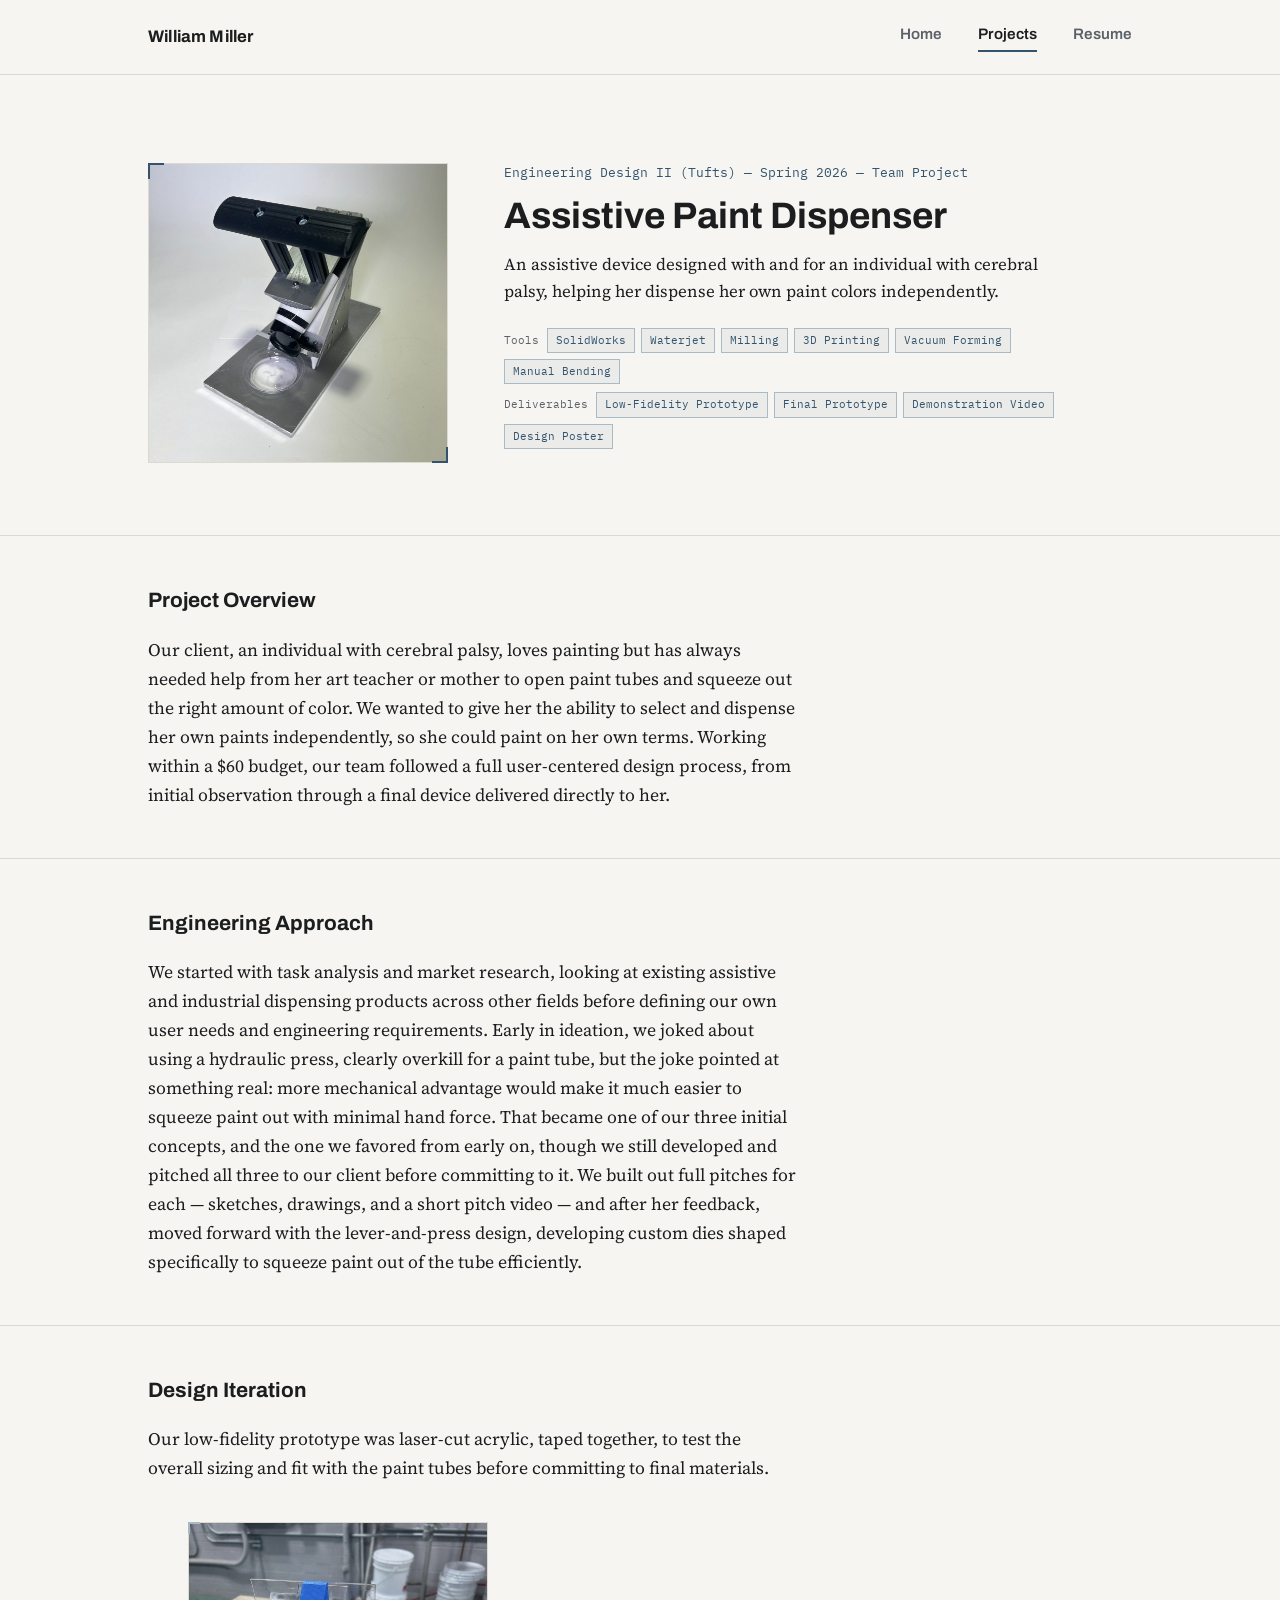
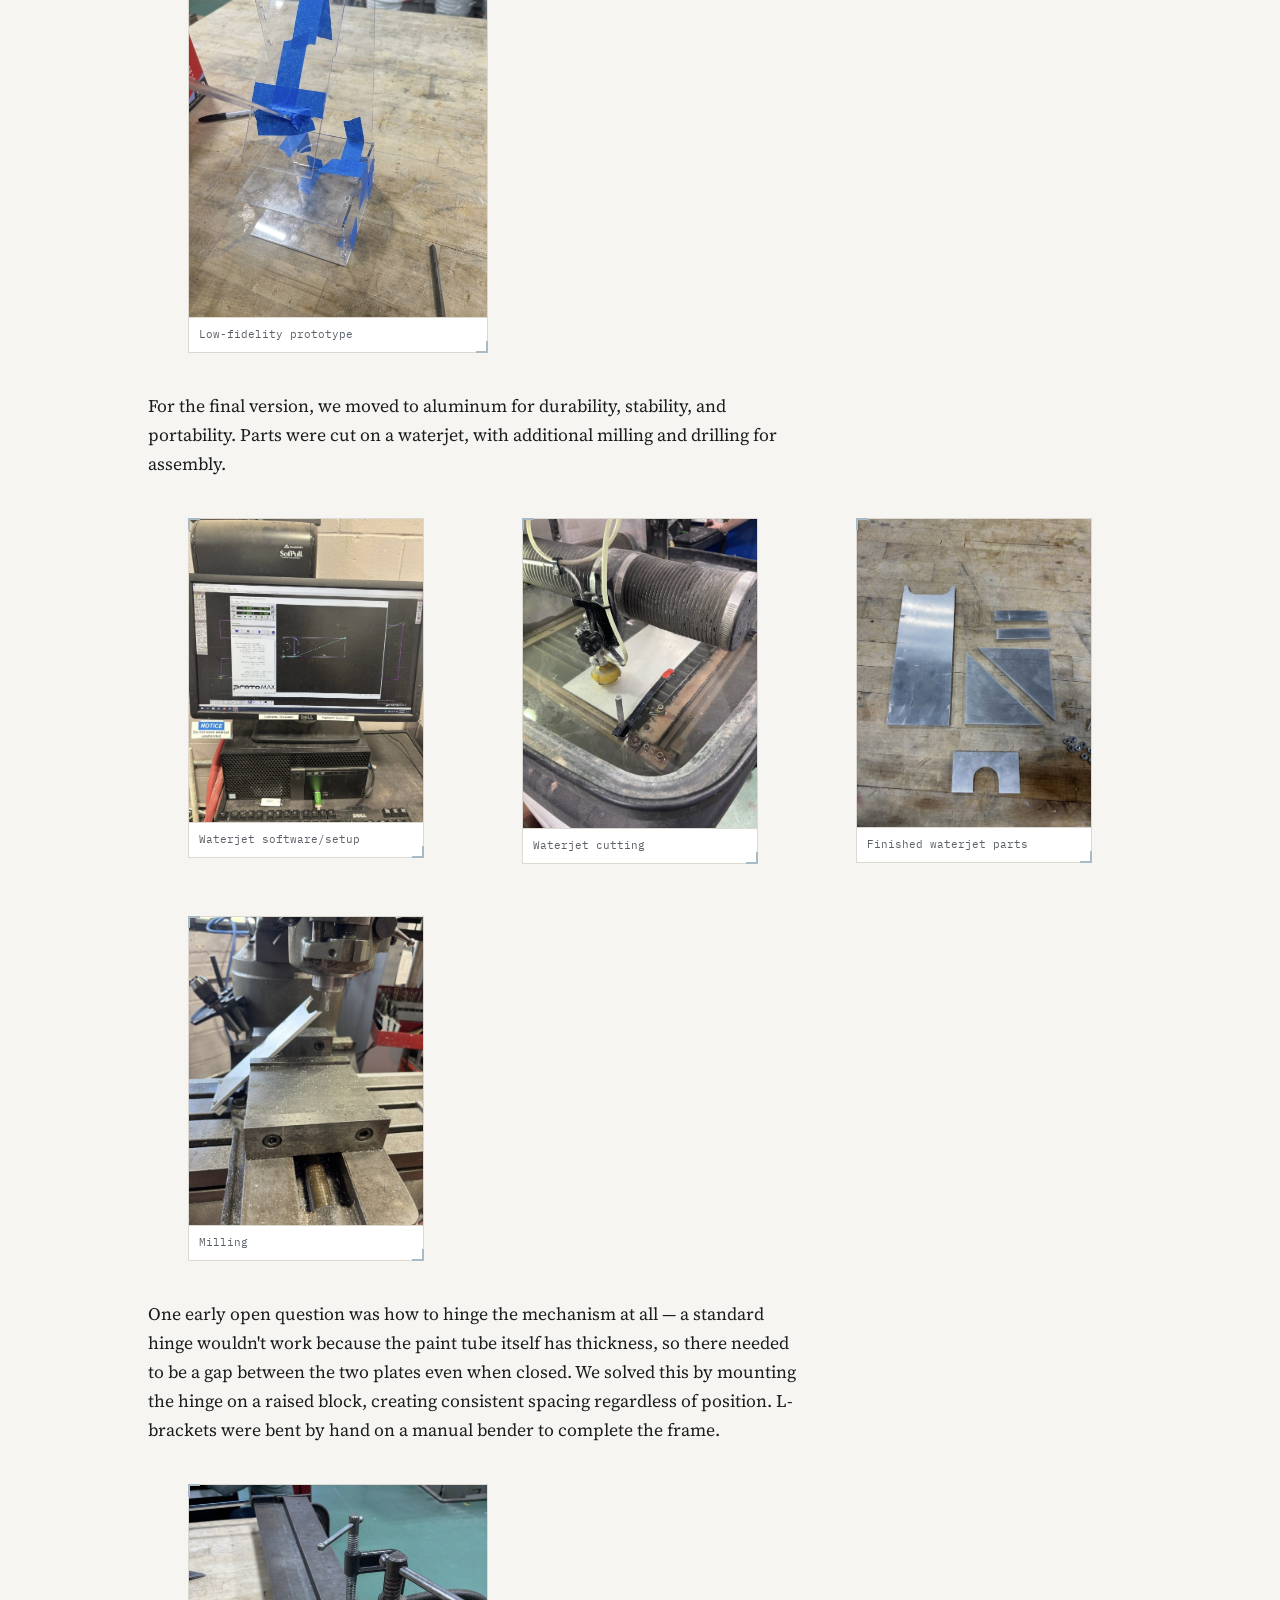
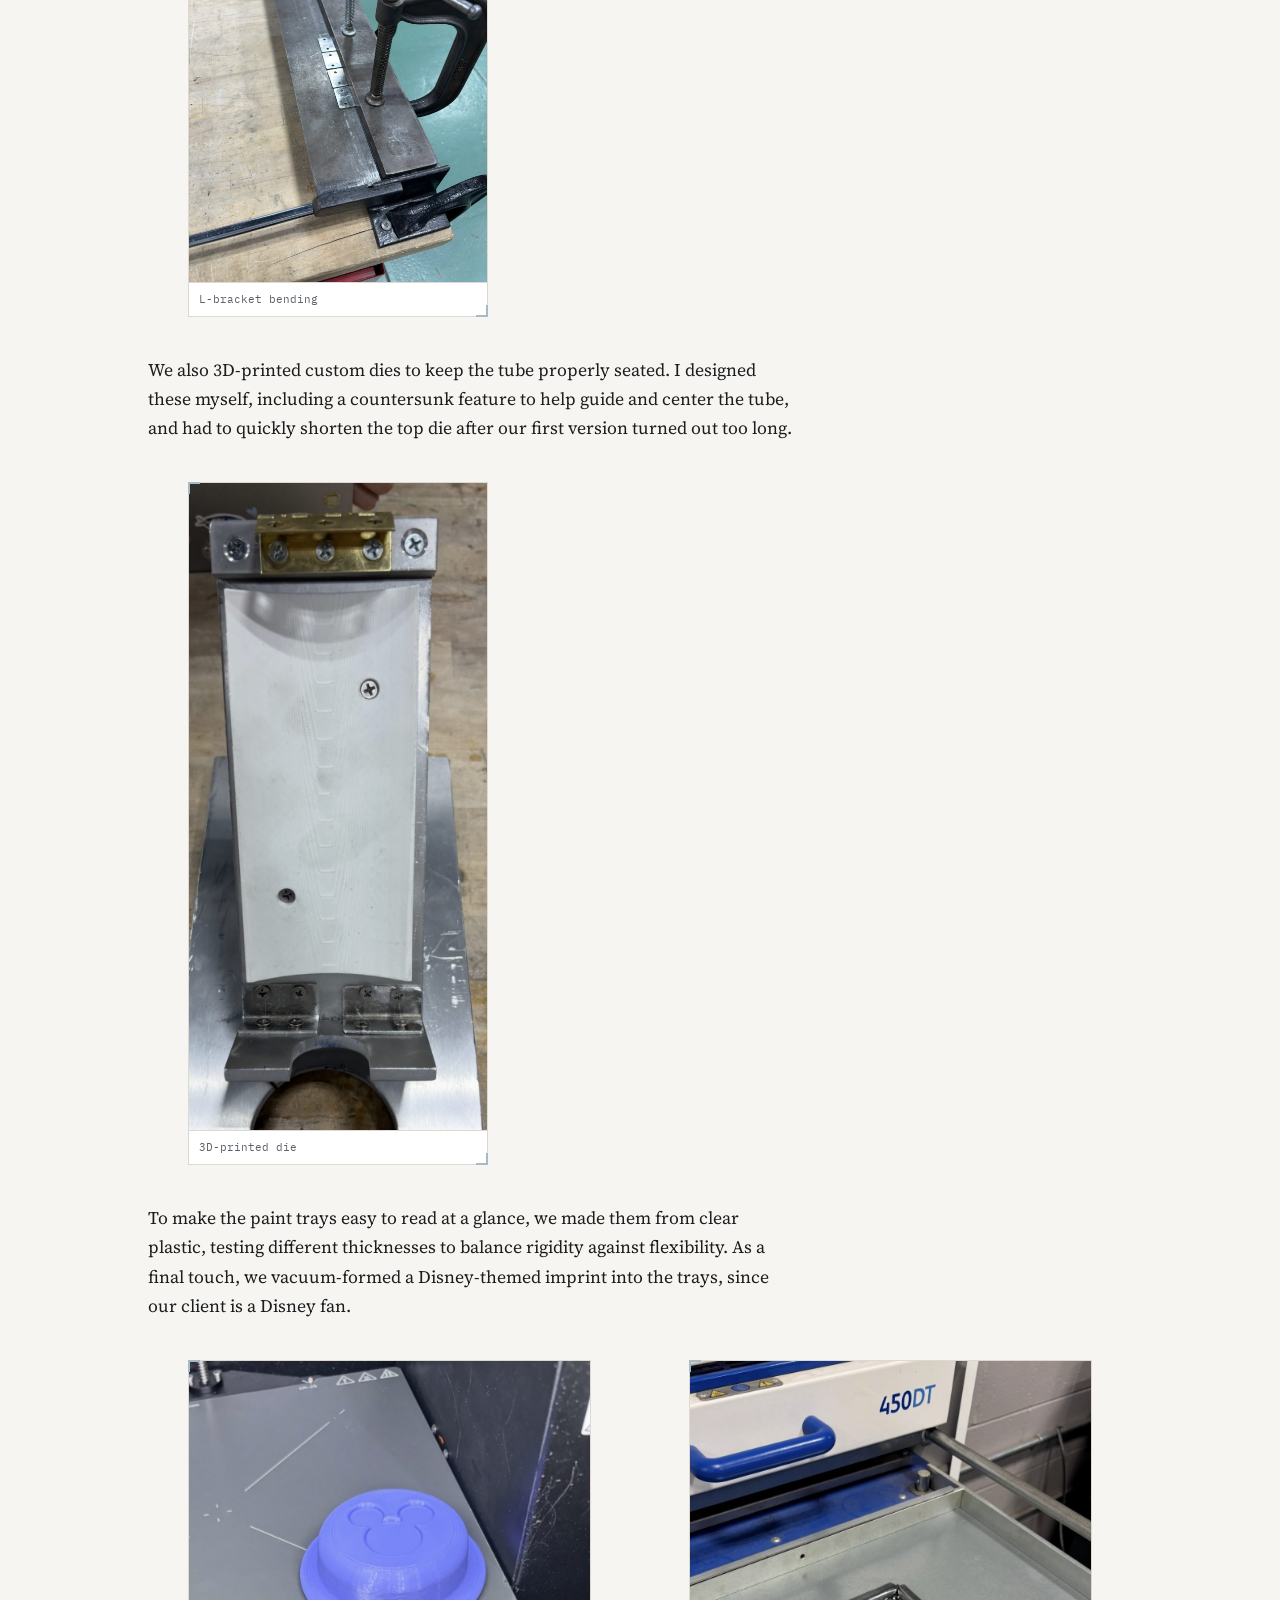
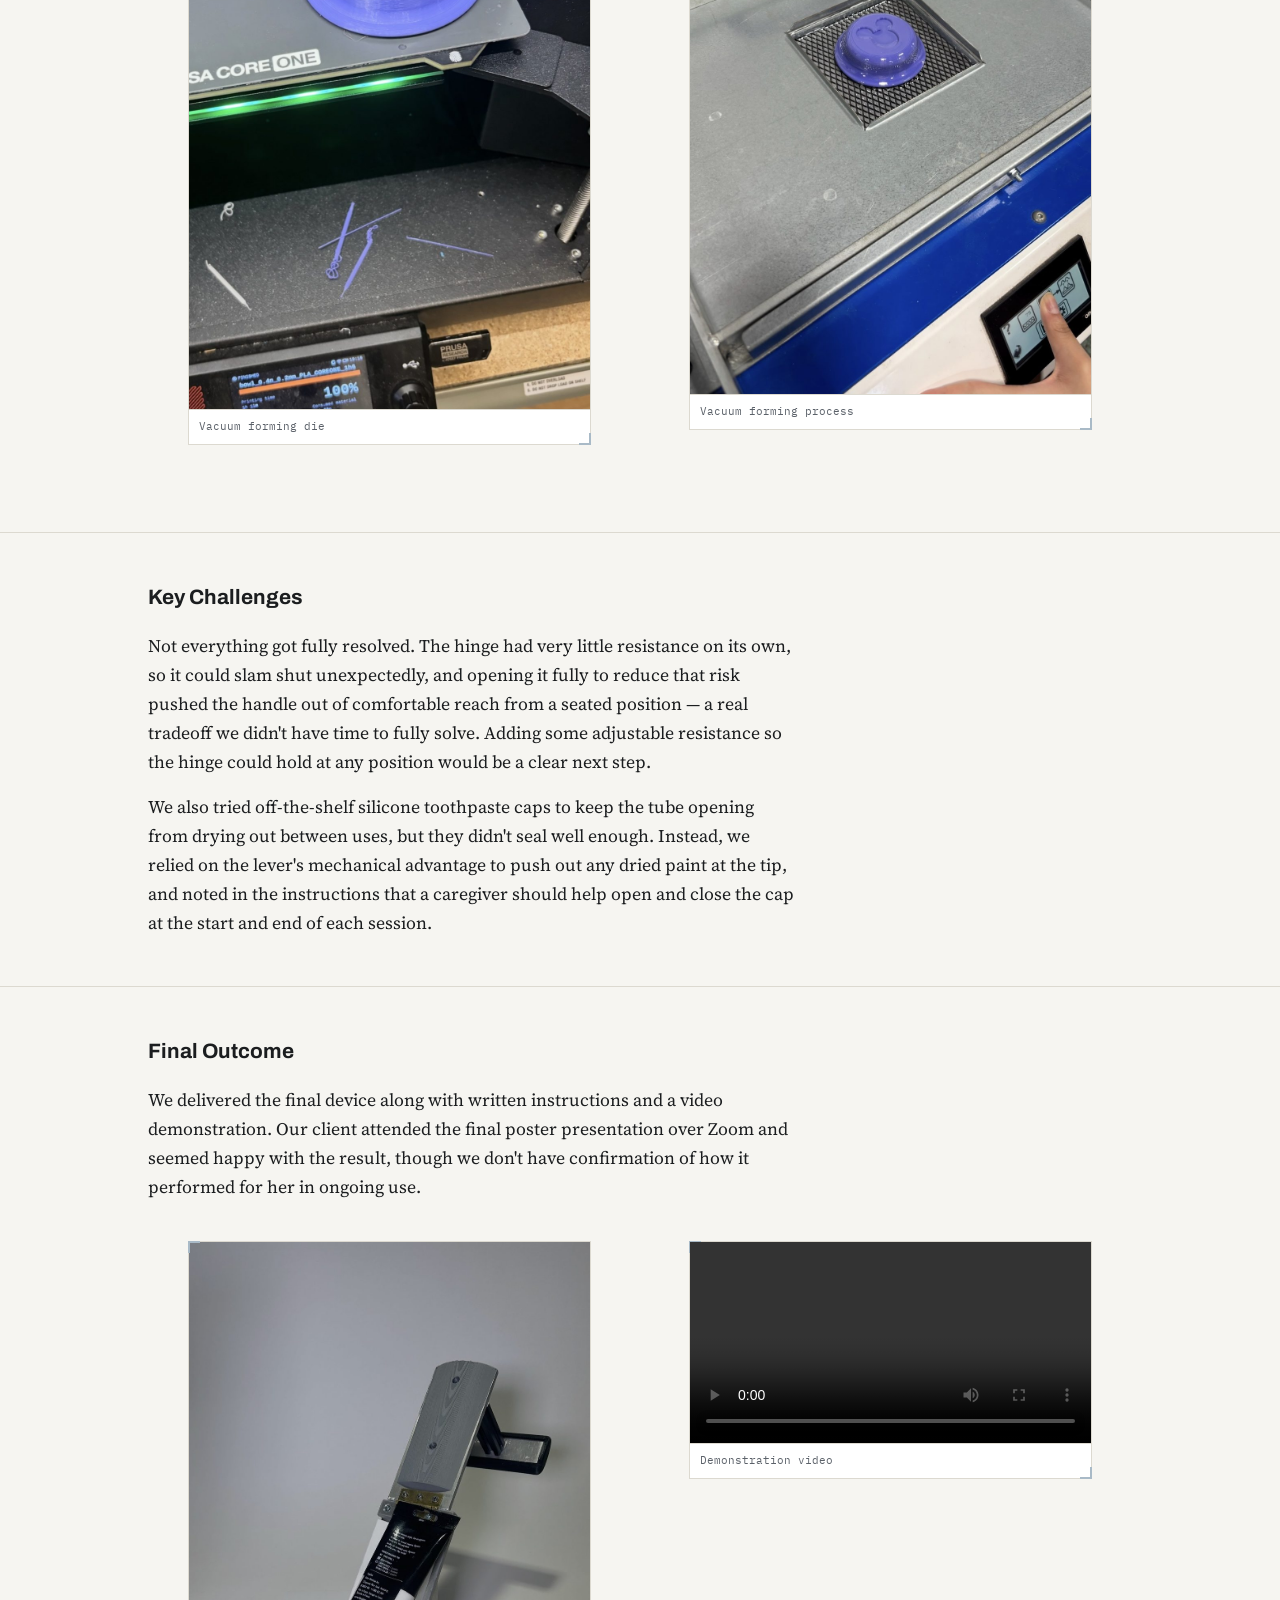
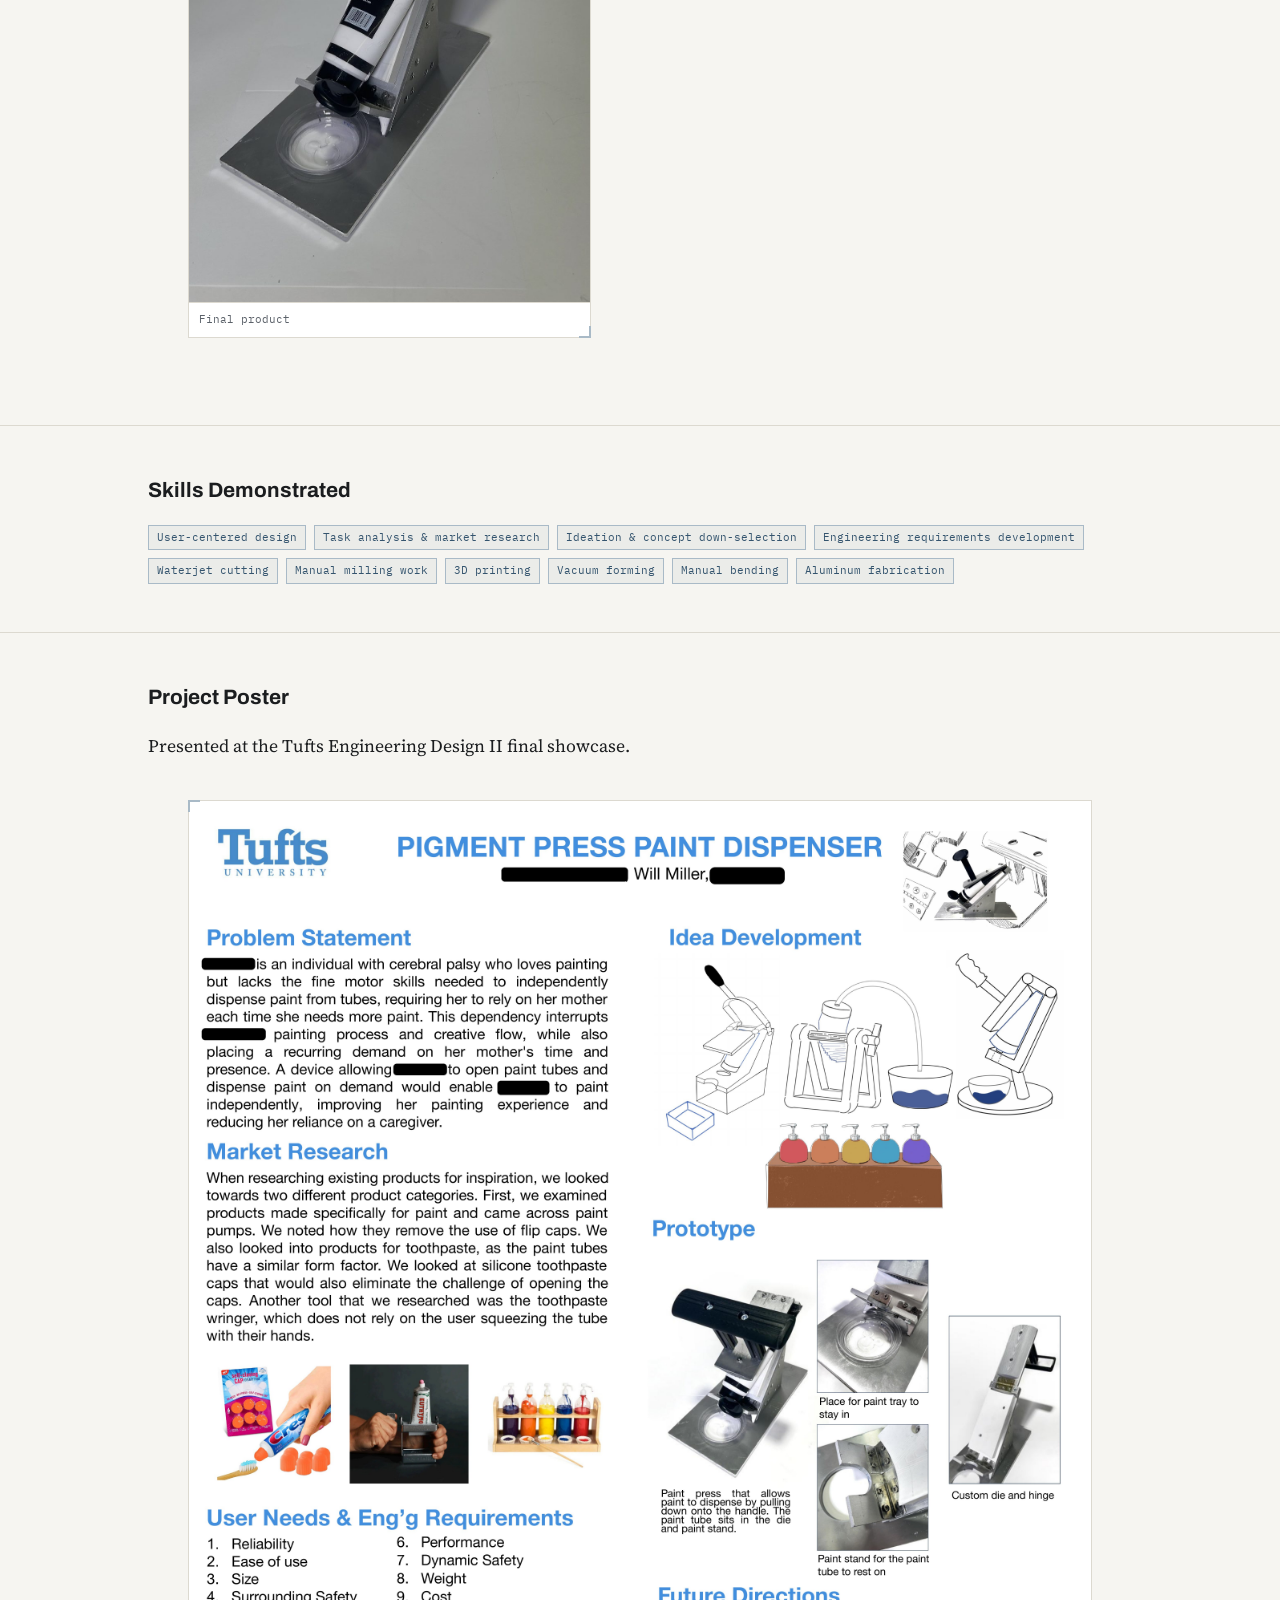
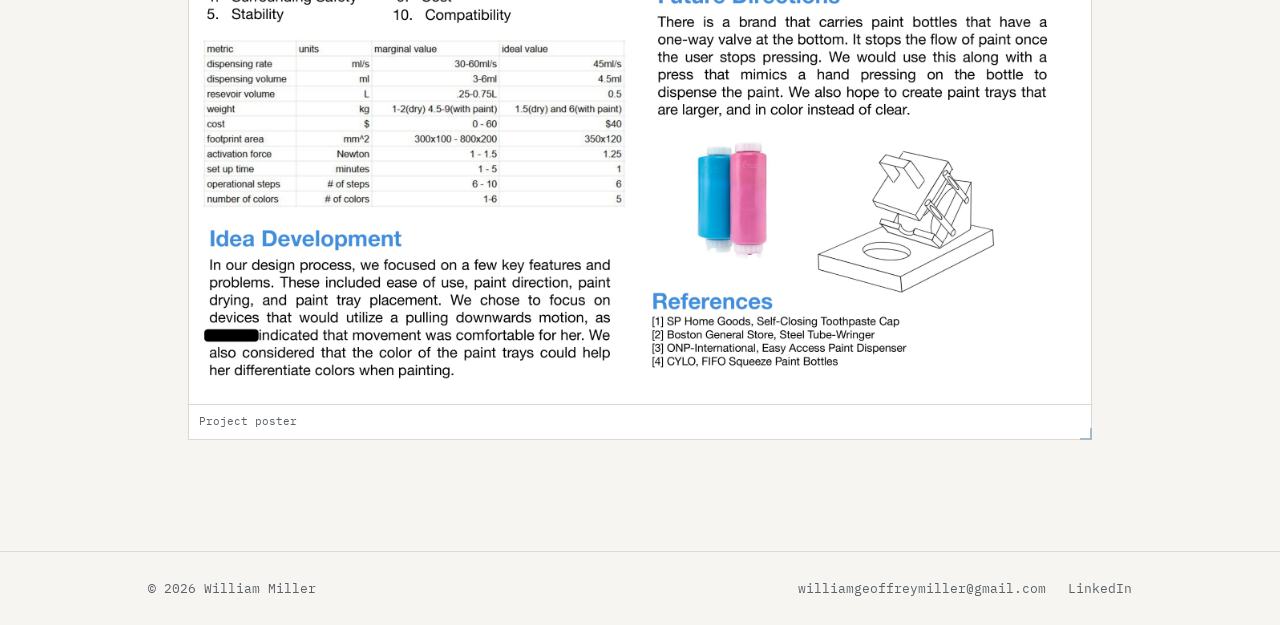
<file: portfolio-site/project-paint-dispenser.html>
<!DOCTYPE html>
<html lang="en">
<head>
<meta charset="UTF-8">
<meta name="viewport" content="width=device-width, initial-scale=1.0">
<title>Paint Dispenser — William Miller</title>

<link rel="preconnect" href="https://fonts.googleapis.com">
<link rel="preconnect" href="https://fonts.gstatic.com" crossorigin>
<link href="https://fonts.googleapis.com/css2?family=Archivo:wght@500;600;700&family=Source+Serif+4:opsz,wght@8..60,400;8..60,500&family=IBM+Plex+Mono:wght@500&display=swap" rel="stylesheet">

<!-- Shared styling — see styles.css. -->
<link rel="stylesheet" href="styles.css">
</head>
<body>

  <!-- ============================================================
       NAV BAR — identical on every page.
       ============================================================ -->
  <header class="site-nav">
    <div class="wrap">
      <a class="name" href="index.html">William Miller</a>
      <nav>
        <a href="index.html">Home</a>
        <a href="projects.html" class="active">Projects</a>
        <a href="resume.html">Resume</a>
      </nav>
    </div>
  </header>

  <!-- ============================================================
       PROJECT HEADER BLOCK
       ============================================================ -->
  <section class="project-header">
    <div class="wrap project-header-grid">

      <!-- SIDE IMAGE: final product hero shot. Replace the .placeholder
           div with <img src="images/paint-dispenser/header.jpg" alt="Final product hero shot">
           kept inside .side-box. -->
      <div class="side-box">
        <img src="images/paint-dispenser/header-final-product.jpg" alt="Final product hero shot">
      </div>

      <div class="header-text">
        <p class="eyebrow">Engineering Design II (Tufts) — Spring 2026 — Team Project</p>
        <h1>Assistive Paint Dispenser</h1>
        <p class="description">
          An assistive device designed with and for an individual with cerebral
          palsy, helping her dispense her own paint colors independently.
        </p>

        <div class="tag-row" style="margin-bottom:8px;">
          <span class="tag-label">Tools</span>
          <span class="tag">SolidWorks</span>
          <span class="tag">Waterjet</span>
          <span class="tag">Milling</span>
          <span class="tag">3D Printing</span>
          <span class="tag">Vacuum Forming</span>
          <span class="tag">Manual Bending</span>
        </div>
        <div class="tag-row">
          <span class="tag-label">Deliverables</span>
          <span class="tag">Low-Fidelity Prototype</span>
          <span class="tag">Final Prototype</span>
          <span class="tag">Demonstration Video</span>
          <span class="tag">Design Poster</span>
        </div>
      </div>

    </div>
  </section>

  <!-- ============================================================
       PROJECT OVERVIEW
       Text-only — no image for this section.
       ============================================================ -->
  <section class="project-section">
    <div class="wrap">
      <h3>Project Overview</h3>
      <p>
        Our client, an individual with cerebral palsy, loves painting but has always
        needed help from her art teacher or mother to open paint tubes and squeeze
        out the right amount of color. We wanted to give her the ability to select
        and dispense her own paints independently, so she could paint on her own
        terms. Working within a $60 budget, our team followed a full user-centered
        design process, from initial observation through a final device delivered
        directly to her.
      </p>
    </div>
  </section>

  <!-- ============================================================
       ENGINEERING APPROACH
       No image yet — optional, can add a task-analysis/market-research
       visual later if it turns up. Just delete this comment and add a
       .media-grid (see other sections for the pattern) when you do.
       ============================================================ -->
  <section class="project-section">
    <div class="wrap">
      <h3>Engineering Approach</h3>
      <p>
        We started with task analysis and market research, looking at existing
        assistive and industrial dispensing products across other fields before
        defining our own user needs and engineering requirements. Early in
        ideation, we joked about using a hydraulic press, clearly overkill for a
        paint tube, but the joke pointed at something real: more mechanical
        advantage would make it much easier to squeeze paint out with minimal hand
        force. That became one of our three initial concepts, and the one we
        favored from early on, though we still developed and pitched all three to
        our client before committing to it. We built out full pitches for each —
        sketches, drawings, and a short pitch video — and after her feedback, moved
        forward with the lever-and-press design, developing custom dies shaped
        specifically to squeeze paint out of the tube efficiently.
      </p>
    </div>
  </section>

  <!-- ============================================================
       DESIGN ITERATION
       Five paragraphs, each with its own image group.
       ============================================================ -->
  <section class="project-section">
    <div class="wrap">
      <h3>Design Iteration</h3>

      <p>
        Our low-fidelity prototype was laser-cut acrylic, taped together, to test
        the overall sizing and fit with the paint tubes before committing to final
        materials.
      </p>
      <div class="media-grid media-grid--single">
        <figure class="media-block">
          <img src="images/paint-dispenser/low-fidelity-prototype.jpg" alt="Low-fidelity prototype">
          <figcaption>Low-fidelity prototype</figcaption>
        </figure>
      </div>

      <p>
        For the final version, we moved to aluminum for durability, stability, and
        portability. Parts were cut on a waterjet, with additional milling and
        drilling for assembly.
      </p>
      <div class="media-grid">
        <figure class="media-block">
          <img src="images/paint-dispenser/waterjet-software-setup.jpg" alt="Waterjet software/setup">
          <figcaption>Waterjet software/setup</figcaption>
        </figure>
        <figure class="media-block">
          <img src="images/paint-dispenser/waterjet-cutting.jpg" alt="Waterjet cutting">
          <figcaption>Waterjet cutting</figcaption>
        </figure>
        <figure class="media-block">
          <img src="images/paint-dispenser/finished-waterjet-parts.jpg" alt="Finished waterjet parts">
          <figcaption>Finished waterjet parts</figcaption>
        </figure>
        <figure class="media-block">
          <img src="images/paint-dispenser/milling.jpg" alt="Milling">
          <figcaption>Milling</figcaption>
        </figure>
      </div>

      <p>
        One early open question was how to hinge the mechanism at all — a standard
        hinge wouldn't work because the paint tube itself has thickness, so there
        needed to be a gap between the two plates even when closed. We solved this
        by mounting the hinge on a raised block, creating consistent spacing
        regardless of position. L-brackets were bent by hand on a manual bender to
        complete the frame.
      </p>
      <div class="media-grid media-grid--single">
        <figure class="media-block">
          <img src="images/paint-dispenser/lbracket-bending.jpg" alt="L-bracket bending">
          <figcaption>L-bracket bending</figcaption>
        </figure>
      </div>

      <p>
        We also 3D-printed custom dies to keep the tube properly seated. I designed
        these myself, including a countersunk feature to help guide and center the
        tube, and had to quickly shorten the top die after our first version turned
        out too long.
      </p>
      <div class="media-grid media-grid--single">
        <figure class="media-block">
          <img src="images/paint-dispenser/printed-die.jpg" alt="3D-printed die">
          <figcaption>3D-printed die</figcaption>
        </figure>
      </div>

      <p>
        To make the paint trays easy to read at a glance, we made them from clear
        plastic, testing different thicknesses to balance rigidity against
        flexibility. As a final touch, we vacuum-formed a Disney-themed imprint
        into the trays, since our client is a Disney fan.
      </p>
      <div class="media-grid">
        <figure class="media-block">
          <img src="images/paint-dispenser/vacuum-forming-die.jpg" alt="Vacuum forming die">
          <figcaption>Vacuum forming die</figcaption>
        </figure>
        <figure class="media-block">
          <img src="images/paint-dispenser/vacuum-forming-process.jpg" alt="Vacuum forming process">
          <figcaption>Vacuum forming process</figcaption>
        </figure>
      </div>
    </div>
  </section>

  <!-- ============================================================
       KEY CHALLENGES
       Two paragraphs, no image.
       ============================================================ -->
  <section class="project-section">
    <div class="wrap">
      <h3>Key Challenges</h3>
      <p>
        Not everything got fully resolved. The hinge had very little resistance on
        its own, so it could slam shut unexpectedly, and opening it fully to reduce
        that risk pushed the handle out of comfortable reach from a seated position
        — a real tradeoff we didn't have time to fully solve. Adding some
        adjustable resistance so the hinge could hold at any position would be a
        clear next step.
      </p>
      <p>
        We also tried off-the-shelf silicone toothpaste caps to keep the tube
        opening from drying out between uses, but they didn't seal well enough.
        Instead, we relied on the lever's mechanical advantage to push out any
        dried paint at the tip, and noted in the instructions that a caregiver
        should help open and close the cap at the start and end of each session.
      </p>
    </div>
  </section>

  <!-- ============================================================
       FINAL OUTCOME
       Final product photo plus a demonstration video embed.
       ============================================================ -->
  <section class="project-section">
    <div class="wrap">
      <h3>Final Outcome</h3>
      <p>
        We delivered the final device along with written instructions and a video
        demonstration. Our client attended the final poster presentation over Zoom
        and seemed happy with the result, though we don't have confirmation of how
        it performed for her in ongoing use.
      </p>

      <div class="media-grid media-grid--large">
        <figure class="media-block">
          <img src="images/paint-dispenser/final-product-outcome.jpg" alt="Final product">
          <figcaption>Final product</figcaption>
        </figure>

        <figure class="media-block">
          <video controls src="images/paint-dispenser/demonstration.mp4"></video>
          <figcaption>Demonstration video</figcaption>
        </figure>
      </div>
      </div>
    </div>
  </section>

  <!-- ============================================================
       SKILLS DEMONSTRATED
       ============================================================ -->
  <section class="project-section">
    <div class="wrap">
      <h3>Skills Demonstrated</h3>
      <div class="skills-list">
        <span class="tag">User-centered design</span>
        <span class="tag">Task analysis &amp; market research</span>
        <span class="tag">Ideation &amp; concept down-selection</span>
        <span class="tag">Engineering requirements development</span>
        <span class="tag">Waterjet cutting</span>
        <span class="tag">Manual milling work</span>
        <span class="tag">3D printing</span>
        <span class="tag">Vacuum forming</span>
        <span class="tag">Manual bending</span>
        <span class="tag">Aluminum fabrication</span>
      </div>
    </div>
  </section>

  <!-- ============================================================
       PROJECT POSTER
       Extra section at the end, specific to this project.
       ============================================================ -->
  <section class="project-section">
    <div class="wrap">
      <h3>Project Poster</h3>
      <p>
        Presented at the Tufts Engineering Design II final showcase.
      </p>
      <div class="media-grid">
        <figure class="media-block">
          <img src="images/paint-dispenser/project-poster.jpg" alt="Project poster (names cropped/blurred)">
          <figcaption>Project poster</figcaption>
        </figure>
      </div>
    </div>
  </section>

  <!-- ============================================================
       FOOTER — identical on every page.
       ============================================================ -->
  <footer class="site-footer">
    <div class="wrap">
      <span style="font-family: var(--font-mono); font-size: 0.82rem; color: var(--slate);">&copy; 2026 William Miller</span>
      <div class="footer-links">
        <a href="mailto:williamgeoffreymiller@gmail.com">williamgeoffreymiller@gmail.com</a>
        <a href="https://www.linkedin.com/in/wgmiller" target="_blank" rel="noopener">LinkedIn</a>
      </div>
    </div>
  </footer>

  <!-- Shared site behavior (currently: click-to-enlarge on photos). -->
  <script src="site.js"></script>

</body>
</html>
</file>
<file: styles.css>
/* ============================================================
     DESIGN TOKENS
     Change colors/fonts/spacing here and they update site-wide.
     ============================================================ */
  :root{
    --paper:      #F6F5F1;   /* page background — warm off-white, like drafting paper */
    --card:       #FFFFFF;   /* card / panel background */
    --ink:        #1B1D1F;   /* primary text */
    --slate:      #5B6169;   /* secondary text (captions, meta) */
    --blueprint:  #34546E;   /* single accent color — steel/blueprint blue */
    --blueprint-dim: #A9BAC7;/* blueprint blue, lightened, for hairlines */
    --rule:       #DCD9D0;   /* hairline border color */

    --font-head:  'Archivo', sans-serif;
    --font-body:  'Source Serif 4', serif;
    --font-mono:  'IBM Plex Mono', monospace;

    --max-width:  1080px;
    --gutter:     clamp(20px, 5vw, 48px);
  }

  *{ box-sizing: border-box; }

  html{ scroll-behavior: smooth; }

  body{
    margin: 0;
    background: var(--paper);
    color: var(--ink);
    font-family: var(--font-body);
    font-size: 17px;
    line-height: 1.6;
    -webkit-font-smoothing: antialiased;
  }

  a{ color: inherit; }

  .wrap{
    max-width: var(--max-width);
    margin: 0 auto;
    padding: 0 var(--gutter);
  }

  /* Respect users who've asked for reduced motion */
  @media (prefers-reduced-motion: reduce){
    *{ scroll-behavior: auto !important; transition: none !important; }
  }

  /* ============================================================
     NAV BAR
     Appears on every page. Update the links here if you add
     an About page link later.
     ============================================================ */
  header.site-nav{
    border-bottom: 1px solid var(--rule);
    background: var(--paper);
  }

  .site-nav .wrap{
    display: flex;
    align-items: center;
    justify-content: space-between;
    padding-top: 22px;
    padding-bottom: 22px;
  }

  .site-nav .name{
    font-family: var(--font-head);
    font-weight: 700;
    font-size: 1.05rem;
    letter-spacing: 0.01em;
    text-decoration: none;
  }

  .site-nav nav{
    display: flex;
    gap: clamp(18px, 3vw, 36px);
  }

  .site-nav nav a{
    font-family: var(--font-head);
    font-weight: 600;
    font-size: 0.95rem;
    text-decoration: none;
    color: var(--slate);
    padding-bottom: 4px;
    border-bottom: 2px solid transparent;
  }

  .site-nav nav a:hover,
  .site-nav nav a.active{
    color: var(--ink);
    border-bottom-color: var(--blueprint);
  }

  /* ============================================================
     HERO
     Headshot sits in a bordered "spec box" with drafting-style
     corner marks — a nod to a title block on an engineering
     drawing. Intro text sits below the name/headline, per brief.
     ============================================================ */
  .hero{
    padding: clamp(48px, 8vw, 88px) 0 clamp(40px, 6vw, 72px);
  }

  .hero-grid{
    display: grid;
    grid-template-columns: 220px 1fr;
    gap: clamp(28px, 5vw, 56px);
    align-items: start;
  }

  /* Headshot placeholder box — swap the <img> in for a real photo later.
     See the HTML comment above .headshot-box for exactly what to replace. */
  .headshot-box{
    position: relative;
    width: 220px;
    height: 220px;
    background: var(--card);
    border: 1px solid var(--rule);
  }

  .headshot-box img{
    width: 100%;
    height: 100%;
    object-fit: cover;
    display: block;
  }

  .headshot-placeholder{
    width: 100%;
    height: 100%;
    display: flex;
    flex-direction: column;
    align-items: center;
    justify-content: center;
    gap: 10px;
    color: var(--slate);
  }

  .headshot-placeholder svg{ width: 56px; height: 56px; opacity: 0.5; }

  .headshot-placeholder span{
    font-family: var(--font-mono);
    font-size: 0.7rem;
    letter-spacing: 0.02em;
  }

  /* Corner tick marks — drafting registration marks. Used once, on the
     headshot box, so it stays a memorable detail rather than clutter. */
  .headshot-box::before,
  .headshot-box::after,
  .headshot-box .tick-tr,
  .headshot-box .tick-bl{
    content: "";
    position: absolute;
    width: 14px;
    height: 14px;
    pointer-events: none;
  }
  .headshot-box::before{ /* top-left */
    top: -1px; left: -1px;
    border-top: 2px solid var(--blueprint);
    border-left: 2px solid var(--blueprint);
  }
  .headshot-box::after{ /* bottom-right */
    bottom: -1px; right: -1px;
    border-bottom: 2px solid var(--blueprint);
    border-right: 2px solid var(--blueprint);
  }

  .hero-text .eyebrow{
    font-family: var(--font-mono);
    font-size: 0.8rem;
    color: var(--blueprint);
    margin: 0 0 6px;
  }

  .hero-text h1{
    font-family: var(--font-head);
    font-weight: 700;
    font-size: clamp(1.9rem, 4vw, 2.6rem);
    line-height: 1.15;
    margin: 0 0 4px;
  }

  .hero-text h2{
    font-family: var(--font-head);
    font-weight: 500;
    font-size: clamp(1.1rem, 2.4vw, 1.3rem);
    color: var(--slate);
    margin: 0 0 22px;
  }

  .hero-text p{
    max-width: 62ch;
    font-size: 1.08rem;
    margin: 0;
  }

  /* ============================================================
     FEATURED PROJECTS
     ============================================================ */
  .section{
    padding: clamp(32px, 6vw, 56px) 0;
  }

  .section-head{
    display: flex;
    align-items: baseline;
    justify-content: space-between;
    border-bottom: 1px solid var(--rule);
    padding-bottom: 14px;
    margin-bottom: 28px;
  }

  .section-head h3{
    font-family: var(--font-head);
    font-weight: 700;
    font-size: 1.4rem;
    margin: 0;
  }

  .section-head .count{
    font-family: var(--font-mono);
    font-size: 0.8rem;
    color: var(--slate);
  }

  /* Card grid — same grid/card markup is reused on the All Projects
     page later; just repeat the .card block for each project. */
  .card-grid{
    display: grid;
    grid-template-columns: repeat(3, 1fr);
    gap: 28px;
  }

  .card{
    position: relative;
    background: var(--card);
    border: 1px solid var(--rule);
    display: flex;
    flex-direction: column;
  }

  /* Corner marks repeated on cards, echoing the headshot box */
  .card::before, .card::after{
    content: "";
    position: absolute;
    width: 10px;
    height: 10px;
    pointer-events: none;
  }
  .card::before{ top: -1px; left: -1px; border-top: 2px solid var(--blueprint-dim); border-left: 2px solid var(--blueprint-dim); }
  .card::after{ bottom: -1px; right: -1px; border-bottom: 2px solid var(--blueprint-dim); border-right: 2px solid var(--blueprint-dim); }

  .card:hover::before, .card:hover::after{
    border-color: var(--blueprint);
  }

  .card-image{
    aspect-ratio: 4 / 3;
    background: #EFEDE7;
    display: flex;
    align-items: center;
    justify-content: center;
    border-bottom: 1px solid var(--rule);
    overflow: hidden;
  }

  .card-image img{
    width: 100%;
    height: 100%;
    object-fit: cover;
    display: block;
  }

  .card-image span{
    font-family: var(--font-mono);
    font-size: 0.72rem;
    color: var(--slate);
  }

  .card-body{
    padding: 18px 20px 20px;
    display: flex;
    flex-direction: column;
    gap: 10px;
    flex: 1;
  }

  .card-body h4{
    font-family: var(--font-head);
    font-weight: 700;
    font-size: 1.05rem;
    margin: 0;
  }

  .card-body p{
    font-size: 0.95rem;
    color: var(--ink);
    margin: 0;
    flex: 1;
  }

  /* Tag rows — "Tools" and "Deliverables". Rendered as outlined
     monospace chips, like a materials/spec callout. Sentence-case
     labels (not caps) so they read as content, not template chrome. */
  .tag-row{
    display: flex;
    flex-wrap: wrap;
    gap: 6px;
    align-items: baseline;
  }

  .tag-row .tag-label{
    font-family: var(--font-mono);
    font-size: 0.68rem;
    color: var(--slate);
    margin-right: 2px;
    white-space: nowrap;
  }

  .tag{
    font-family: var(--font-mono);
    font-size: 0.68rem;
    color: var(--blueprint);
    background: rgba(52, 84, 110, 0.06);
    border: 1px solid var(--blueprint-dim);
    padding: 3px 8px;
    line-height: 1.6;
  }

  .view-all-wrap{
    text-align: center;
    margin-top: 40px;
  }

  .btn{
    display: inline-block;
    font-family: var(--font-head);
    font-weight: 600;
    font-size: 0.95rem;
    text-decoration: none;
    color: var(--ink);
    border: 1px solid var(--ink);
    padding: 12px 28px;
  }

  .btn:hover{
    background: var(--ink);
    color: var(--paper);
  }

  /* "Coming soon" badge — for cards on the All Projects page that don't
     have a built page to link to yet (see .card.card--pending below). */
  .card--pending{
    cursor: default;
  }

  .card--pending .card-image{
    opacity: 0.6;
  }

  .coming-soon-badge{
    display: inline-block;
    font-family: var(--font-mono);
    font-size: 0.68rem;
    color: var(--slate);
    border: 1px solid var(--rule);
    padding: 2px 8px;
    margin-bottom: 4px;
  }

  /* ============================================================
     FOOTER
     Appears on every page. Update email / LinkedIn URL here.
     ============================================================ */
  footer.site-footer{
    border-top: 1px solid var(--rule);
    margin-top: 24px;
  }

  footer.site-footer .wrap{
    padding: 26px var(--gutter);
    display: flex;
    flex-wrap: wrap;
    gap: 16px 32px;
    align-items: center;
    justify-content: space-between;
  }

  footer.site-footer a{
    font-family: var(--font-mono);
    font-size: 0.82rem;
    color: var(--slate);
    text-decoration: none;
  }

  footer.site-footer a:hover{ color: var(--blueprint); }

  footer.site-footer .footer-links{
    display: flex;
    gap: 22px;
  }

  /* ============================================================
     RESPONSIVE
     ============================================================ */
  @media (max-width: 860px){
    .card-grid{ grid-template-columns: repeat(2, 1fr); }
  }

  @media (max-width: 640px){
    .hero-grid{ grid-template-columns: 1fr; }
    .headshot-box{ width: 160px; height: 160px; }
    .card-grid{ grid-template-columns: 1fr; }
    .site-nav .wrap{ flex-direction: column; align-items: flex-start; gap: 12px; }
  }

  /* Visible keyboard focus for accessibility */
  a:focus-visible, .btn:focus-visible{
    outline: 2px solid var(--blueprint);
    outline-offset: 2px;
  }

  /* ============================================================
     PROJECT PAGE — HEADER BLOCK
     Title, context line, description, a side-box image, and the
     tools/deliverables tags. This block's layout stays identical
     across every project; only the text and image change.
     ============================================================ */
  .project-header{
    padding: clamp(48px, 8vw, 88px) 0 clamp(40px, 6vw, 72px);
    border-bottom: 1px solid var(--rule);
  }

  /* Same column pattern as the homepage hero (.hero-grid): a fixed-width
     image on the left, flexible text on the right. Put the .side-box
     element FIRST in the HTML so the order matches the hero exactly. */
  .project-header-grid{
    display: flex;
    flex-wrap: wrap;
    gap: clamp(28px, 5vw, 56px);
    align-items: flex-start;
  }

  .project-header-grid .side-box{
    flex: 0 0 300px;
    width: 300px;
    height: 300px;
    aspect-ratio: auto; /* fixed height below, matching the headshot box exactly */
  }

  .project-header-grid .header-text{
    flex: 1 1 360px;
    min-width: 280px;
  }

  .project-header .eyebrow{
    font-family: var(--font-mono);
    font-size: 0.8rem;
    color: var(--blueprint);
    margin: 0 0 10px;
  }

  .project-header h1{
    font-family: var(--font-head);
    font-weight: 700;
    font-size: clamp(1.7rem, 3.6vw, 2.3rem);
    line-height: 1.2;
    margin: 0 0 14px;
  }

  .project-header .description{
    font-size: 1.05rem;
    max-width: 62ch;
    margin: 0 0 22px;
  }

  /* Side-box image — same corner-mark treatment as the homepage
     headshot box, so the drafting motif carries across pages. */
  .side-box{
    position: relative;
    width: 100%;
    aspect-ratio: 4 / 3;
    background: var(--card);
    border: 1px solid var(--rule);
  }

  .side-box::before, .side-box::after{
    content: "";
    position: absolute;
    width: 14px;
    height: 14px;
    pointer-events: none;
  }
  .side-box::before{ top: -1px; left: -1px; border-top: 2px solid var(--blueprint); border-left: 2px solid var(--blueprint); }
  .side-box::after{ bottom: -1px; right: -1px; border-bottom: 2px solid var(--blueprint); border-right: 2px solid var(--blueprint); }

  .side-box img{
    width: 100%;
    height: 100%;
    object-fit: cover;
    display: block;
  }

  .side-box .placeholder{
    width: 100%;
    height: 100%;
    display: flex;
    align-items: center;
    justify-content: center;
    font-family: var(--font-mono);
    font-size: 0.72rem;
    color: var(--slate);
    text-align: center;
    padding: 12px;
  }

  /* ============================================================
     PROJECT PAGE — BODY SECTIONS
     One .project-section per header (Project Overview, Engineering
     Approach, Design Iteration, Key Challenges, Final Outcome).
     Delete a whole .project-section block for projects that omit
     that section (e.g. no separate Final Outcome).
     ============================================================ */
  .project-section{
    padding: clamp(32px, 5vw, 48px) 0;
    border-bottom: 1px solid var(--rule);
  }

  .project-section:last-of-type{
    border-bottom: none;
  }

  .project-section h3{
    font-family: var(--font-head);
    font-weight: 700;
    font-size: 1.3rem;
    margin: 0 0 18px;
  }

  .project-section p{
    max-width: 72ch;
    font-size: 1.1rem;
    line-height: 1.65;
    margin: 0 0 16px;
  }

  .project-section p:last-child{
    margin-bottom: 0;
  }

  /* Image block — repeat this element as many times as a section
     needs. Works for 1 image or several; each one is independent,
     so uneven media counts between sections are expected. */
  .media-grid{
    display: grid;
    grid-template-columns: repeat(auto-fit, minmax(240px, 1fr));
    gap: 18px;
    margin: 22px 0;
    align-items: start; /* don't stretch shorter figures to match taller neighbors */
  }

  .media-block{
    position: relative;
    background: var(--card);
    border: 1px solid var(--rule);
  }

  .media-block::before, .media-block::after{
    content: "";
    position: absolute;
    width: 10px;
    height: 10px;
    pointer-events: none;
  }
  .media-block::before{ top: -1px; left: -1px; border-top: 2px solid var(--blueprint-dim); border-left: 2px solid var(--blueprint-dim); }
  .media-block::after{ bottom: -1px; right: -1px; border-bottom: 2px solid var(--blueprint-dim); border-right: 2px solid var(--blueprint-dim); }

  .media-block img,
  .media-block video{
    width: 100%;
    height: auto;
    display: block;
  }

  .media-block .placeholder{
    width: 100%;
    aspect-ratio: 4 / 3;
    display: flex;
    align-items: center;
    justify-content: center;
    text-align: center;
    padding: 10px;
    font-family: var(--font-mono);
    font-size: 0.7rem;
    color: var(--slate);
  }

  .media-block figcaption{
    font-family: var(--font-mono);
    font-size: 0.7rem;
    color: var(--slate);
    padding: 8px 10px;
    border-top: 1px solid var(--rule);
  }

  /* SIZE MODIFIER: add class="media-block media-block--small" to any
     figure to shrink just that one image instead of letting it fill
     its grid column. Useful for a closing/detail shot that doesn't
     need to be as prominent as the others in its row. */
  .media-block--small{
    max-width: 260px;
    justify-self: start;
  }

  /* MEDIUM: a middle ground between --small and full width — useful for
     a single image in its own row that shouldn't stretch edge to edge
     but also shouldn't be as tiny as --small. */
  .media-block--medium{
    max-width: 640px;
    justify-self: start;
  }

  /* GRID SIZE MODIFIERS: add to the .media-grid wrapper itself (not
     the individual figures) to change how large every image in that
     group appears. --compact fits more, smaller images per row;
     --large fits fewer, bigger images per row (often wrapping a
     3-image group into 2 rows instead of 1). */
  .media-grid--compact{
    grid-template-columns: repeat(auto-fit, minmax(160px, 220px));
  }

  .media-grid--large{
    grid-template-columns: repeat(auto-fit, minmax(320px, 1fr));
  }

  /* SINGLE: for a lone image that should match the size of one tile in
     a multi-image sequence (like the 4-across waterjet group) rather
     than stretching full-width with empty space beside it. Shrinks the
     whole row down to one tile's width instead of resizing the image
     inside a full-width row. */
  .media-grid--single{
    max-width: 380px;
  }

  /* Video block — same visual treatment as a media-block, but sized
     wider by default since video usually reads better large.
     Use for demo videos / walkthroughs. Swap the <video> src, or
     replace with an <iframe> for a YouTube/Vimeo embed. */
  .video-block{
    grid-column: 1 / -1;
  }

  .video-block.media-block--small{
    grid-column: auto; /* small modifier wins: don't force full width */
  }

  .video-block video,
  .video-block iframe{
    width: 100%;
    aspect-ratio: 16 / 9;
    display: block;
    border: none;
  }

  /* Skills Demonstrated — short phrase list, rendered as the same
     outlined monospace tag used elsewhere on the site, so it reads
     as consistent with the Tools/Deliverables tags on cards. */
  .skills-list{
    display: flex;
    flex-wrap: wrap;
    gap: 8px;
  }

  /* ============================================================
     PROJECT PAGE — RESPONSIVE
     ============================================================ */
  @media (max-width: 720px){
    .project-header-grid .side-box{
      width: 160px;
      height: 160px;
      flex-basis: 160px;
    }
  }

  /* ============================================================
     LIGHTBOX (click-to-enlarge)
     Works site-wide on the headshot, header/side-box image, and
     any photo inside a .media-block. Behavior lives in site.js —
     this just styles the full-screen overlay it creates.
     ============================================================ */
  .lightbox-overlay{
    position: fixed;
    inset: 0;
    background: rgba(17, 18, 19, 0.92);
    display: flex;
    align-items: center;
    justify-content: center;
    padding: 32px;
    opacity: 0;
    visibility: hidden;
    transition: opacity 0.15s ease;
    z-index: 1000;
  }

  .lightbox-overlay.active{
    opacity: 1;
    visibility: visible;
  }

  .lightbox-overlay img{
    max-width: 92vw;
    max-height: 92vh;
    box-shadow: 0 12px 40px rgba(0, 0, 0, 0.5);
  }

  .lightbox-overlay .lightbox-close{
    position: absolute;
    top: 20px;
    right: 24px;
    font-family: var(--font-mono);
    font-size: 0.85rem;
    color: #fff;
    background: none;
    border: 1px solid rgba(255,255,255,0.4);
    padding: 6px 12px;
    cursor: pointer;
  }

  .lightbox-overlay .lightbox-close:hover{
    border-color: #fff;
  }

  /* Any image the lightbox can open shows a zoom cursor as a hint */
  .side-box img,
  .headshot-box img,
  .media-block img{
    cursor: zoom-in;
  }

  /* ============================================================
     PAGE HEADER
     A simple title block for pages that are just "a heading and
     content" — Resume, All Projects, About. Same spacing as the
     homepage hero and project header, so the top of every page
     feels consistent site-wide.
     ============================================================ */
  .page-header{
    padding: clamp(48px, 8vw, 88px) 0 clamp(28px, 4vw, 40px);
    border-bottom: 1px solid var(--rule);
  }

  .page-header h1{
    font-family: var(--font-head);
    font-weight: 700;
    font-size: clamp(1.9rem, 4vw, 2.6rem);
    margin: 0 0 10px;
  }

  .page-header p{
    max-width: 62ch;
    font-size: 1.05rem;
    color: var(--slate);
    margin: 0;
  }

  /* ============================================================
     RESUME PAGE
     ============================================================ */
  .resume-actions{
    display: flex;
    flex-wrap: wrap;
    gap: 14px;
    margin: 0 0 32px;
  }

  .resume-viewer{
    width: 100%;
    height: 85vh;
    min-height: 500px;
    background: var(--card);
    border: 1px solid var(--rule);
  }

  .resume-viewer iframe{
    width: 100%;
    height: 100%;
    border: none;
    display: block;
  }

  .resume-fallback{
    padding: 40px;
    text-align: center;
    font-family: var(--font-mono);
    font-size: 0.85rem;
    color: var(--slate);
  }
</file>
<file: portfolio-site/styles.css>
/* ============================================================
     DESIGN TOKENS
     Change colors/fonts/spacing here and they update site-wide.
     ============================================================ */
  :root{
    --paper:      #F6F5F1;   /* page background — warm off-white, like drafting paper */
    --card:       #FFFFFF;   /* card / panel background */
    --ink:        #1B1D1F;   /* primary text */
    --slate:      #5B6169;   /* secondary text (captions, meta) */
    --blueprint:  #34546E;   /* single accent color — steel/blueprint blue */
    --blueprint-dim: #A9BAC7;/* blueprint blue, lightened, for hairlines */
    --rule:       #DCD9D0;   /* hairline border color */

    --font-head:  'Archivo', sans-serif;
    --font-body:  'Source Serif 4', serif;
    --font-mono:  'IBM Plex Mono', monospace;

    --max-width:  1080px;
    --gutter:     clamp(20px, 5vw, 48px);
  }

  *{ box-sizing: border-box; }

  html{ scroll-behavior: smooth; }

  body{
    margin: 0;
    background: var(--paper);
    color: var(--ink);
    font-family: var(--font-body);
    font-size: 17px;
    line-height: 1.6;
    -webkit-font-smoothing: antialiased;
  }

  a{ color: inherit; }

  .wrap{
    max-width: var(--max-width);
    margin: 0 auto;
    padding: 0 var(--gutter);
  }

  /* Respect users who've asked for reduced motion */
  @media (prefers-reduced-motion: reduce){
    *{ scroll-behavior: auto !important; transition: none !important; }
  }

  /* ============================================================
     NAV BAR
     Appears on every page. Update the links here if you add
     an About page link later.
     ============================================================ */
  header.site-nav{
    border-bottom: 1px solid var(--rule);
    background: var(--paper);
  }

  .site-nav .wrap{
    display: flex;
    align-items: center;
    justify-content: space-between;
    padding-top: 22px;
    padding-bottom: 22px;
  }

  .site-nav .name{
    font-family: var(--font-head);
    font-weight: 700;
    font-size: 1.05rem;
    letter-spacing: 0.01em;
    text-decoration: none;
  }

  .site-nav nav{
    display: flex;
    gap: clamp(18px, 3vw, 36px);
  }

  .site-nav nav a{
    font-family: var(--font-head);
    font-weight: 600;
    font-size: 0.95rem;
    text-decoration: none;
    color: var(--slate);
    padding-bottom: 4px;
    border-bottom: 2px solid transparent;
  }

  .site-nav nav a:hover,
  .site-nav nav a.active{
    color: var(--ink);
    border-bottom-color: var(--blueprint);
  }

  /* ============================================================
     HERO
     Headshot sits in a bordered "spec box" with drafting-style
     corner marks — a nod to a title block on an engineering
     drawing. Intro text sits below the name/headline, per brief.
     ============================================================ */
  .hero{
    padding: clamp(48px, 8vw, 88px) 0 clamp(40px, 6vw, 72px);
  }

  .hero-grid{
    display: grid;
    grid-template-columns: 220px 1fr;
    gap: clamp(28px, 5vw, 56px);
    align-items: start;
  }

  /* Headshot placeholder box — swap the <img> in for a real photo later.
     See the HTML comment above .headshot-box for exactly what to replace. */
  .headshot-box{
    position: relative;
    width: 220px;
    height: 220px;
    background: var(--card);
    border: 1px solid var(--rule);
  }

  .headshot-box img{
    width: 100%;
    height: 100%;
    object-fit: cover;
    display: block;
  }

  .headshot-placeholder{
    width: 100%;
    height: 100%;
    display: flex;
    flex-direction: column;
    align-items: center;
    justify-content: center;
    gap: 10px;
    color: var(--slate);
  }

  .headshot-placeholder svg{ width: 56px; height: 56px; opacity: 0.5; }

  .headshot-placeholder span{
    font-family: var(--font-mono);
    font-size: 0.7rem;
    letter-spacing: 0.02em;
  }

  /* Corner tick marks — drafting registration marks. Used once, on the
     headshot box, so it stays a memorable detail rather than clutter. */
  .headshot-box::before,
  .headshot-box::after,
  .headshot-box .tick-tr,
  .headshot-box .tick-bl{
    content: "";
    position: absolute;
    width: 14px;
    height: 14px;
    pointer-events: none;
  }
  .headshot-box::before{ /* top-left */
    top: -1px; left: -1px;
    border-top: 2px solid var(--blueprint);
    border-left: 2px solid var(--blueprint);
  }
  .headshot-box::after{ /* bottom-right */
    bottom: -1px; right: -1px;
    border-bottom: 2px solid var(--blueprint);
    border-right: 2px solid var(--blueprint);
  }

  .hero-text .eyebrow{
    font-family: var(--font-mono);
    font-size: 0.8rem;
    color: var(--blueprint);
    margin: 0 0 6px;
  }

  .hero-text h1{
    font-family: var(--font-head);
    font-weight: 700;
    font-size: clamp(1.9rem, 4vw, 2.6rem);
    line-height: 1.15;
    margin: 0 0 4px;
  }

  .hero-text h2{
    font-family: var(--font-head);
    font-weight: 500;
    font-size: clamp(1.1rem, 2.4vw, 1.3rem);
    color: var(--slate);
    margin: 0 0 22px;
  }

  .hero-text p{
    max-width: 62ch;
    font-size: 1.08rem;
    margin: 0;
  }

  /* ============================================================
     FEATURED PROJECTS
     ============================================================ */
  .section{
    padding: clamp(32px, 6vw, 56px) 0;
  }

  .section-head{
    display: flex;
    align-items: baseline;
    justify-content: space-between;
    border-bottom: 1px solid var(--rule);
    padding-bottom: 14px;
    margin-bottom: 28px;
  }

  .section-head h3{
    font-family: var(--font-head);
    font-weight: 700;
    font-size: 1.4rem;
    margin: 0;
  }

  .section-head .count{
    font-family: var(--font-mono);
    font-size: 0.8rem;
    color: var(--slate);
  }

  /* Card grid — same grid/card markup is reused on the All Projects
     page later; just repeat the .card block for each project. */
  .card-grid{
    display: grid;
    grid-template-columns: repeat(3, 1fr);
    gap: 28px;
  }

  .card{
    position: relative;
    background: var(--card);
    border: 1px solid var(--rule);
    display: flex;
    flex-direction: column;
  }

  /* Corner marks repeated on cards, echoing the headshot box */
  .card::before, .card::after{
    content: "";
    position: absolute;
    width: 10px;
    height: 10px;
    pointer-events: none;
  }
  .card::before{ top: -1px; left: -1px; border-top: 2px solid var(--blueprint-dim); border-left: 2px solid var(--blueprint-dim); }
  .card::after{ bottom: -1px; right: -1px; border-bottom: 2px solid var(--blueprint-dim); border-right: 2px solid var(--blueprint-dim); }

  .card:hover::before, .card:hover::after{
    border-color: var(--blueprint);
  }

  .card-image{
    aspect-ratio: 4 / 3;
    background: #EFEDE7;
    display: flex;
    align-items: center;
    justify-content: center;
    border-bottom: 1px solid var(--rule);
    overflow: hidden;
  }

  .card-image img{
    width: 100%;
    height: 100%;
    object-fit: cover;
    display: block;
  }

  .card-image span{
    font-family: var(--font-mono);
    font-size: 0.72rem;
    color: var(--slate);
  }

  .card-body{
    padding: 18px 20px 20px;
    display: flex;
    flex-direction: column;
    gap: 10px;
    flex: 1;
  }

  .card-body h4{
    font-family: var(--font-head);
    font-weight: 700;
    font-size: 1.05rem;
    margin: 0;
  }

  .card-body p{
    font-size: 0.95rem;
    color: var(--ink);
    margin: 0;
    flex: 1;
  }

  /* Tag rows — "Tools" and "Deliverables". Rendered as outlined
     monospace chips, like a materials/spec callout. Sentence-case
     labels (not caps) so they read as content, not template chrome. */
  .tag-row{
    display: flex;
    flex-wrap: wrap;
    gap: 6px;
    align-items: baseline;
  }

  .tag-row .tag-label{
    font-family: var(--font-mono);
    font-size: 0.68rem;
    color: var(--slate);
    margin-right: 2px;
    white-space: nowrap;
  }

  .tag{
    font-family: var(--font-mono);
    font-size: 0.68rem;
    color: var(--blueprint);
    background: rgba(52, 84, 110, 0.06);
    border: 1px solid var(--blueprint-dim);
    padding: 3px 8px;
    line-height: 1.6;
  }

  .view-all-wrap{
    text-align: center;
    margin-top: 40px;
  }

  .btn{
    display: inline-block;
    font-family: var(--font-head);
    font-weight: 600;
    font-size: 0.95rem;
    text-decoration: none;
    color: var(--ink);
    border: 1px solid var(--ink);
    padding: 12px 28px;
  }

  .btn:hover{
    background: var(--ink);
    color: var(--paper);
  }

  /* "Coming soon" badge — for cards on the All Projects page that don't
     have a built page to link to yet (see .card.card--pending below). */
  .card--pending{
    cursor: default;
  }

  .card--pending .card-image{
    opacity: 0.6;
  }

  .coming-soon-badge{
    display: inline-block;
    font-family: var(--font-mono);
    font-size: 0.68rem;
    color: var(--slate);
    border: 1px solid var(--rule);
    padding: 2px 8px;
    margin-bottom: 4px;
  }

  /* ============================================================
     FOOTER
     Appears on every page. Update email / LinkedIn URL here.
     ============================================================ */
  footer.site-footer{
    border-top: 1px solid var(--rule);
    margin-top: 24px;
  }

  footer.site-footer .wrap{
    padding: 26px var(--gutter);
    display: flex;
    flex-wrap: wrap;
    gap: 16px 32px;
    align-items: center;
    justify-content: space-between;
  }

  footer.site-footer a{
    font-family: var(--font-mono);
    font-size: 0.82rem;
    color: var(--slate);
    text-decoration: none;
  }

  footer.site-footer a:hover{ color: var(--blueprint); }

  footer.site-footer .footer-links{
    display: flex;
    gap: 22px;
  }

  /* ============================================================
     RESPONSIVE
     ============================================================ */
  @media (max-width: 860px){
    .card-grid{ grid-template-columns: repeat(2, 1fr); }
  }

  @media (max-width: 640px){
    .hero-grid{ grid-template-columns: 1fr; }
    .headshot-box{ width: 160px; height: 160px; }
    .card-grid{ grid-template-columns: 1fr; }
    .site-nav .wrap{ flex-direction: column; align-items: flex-start; gap: 12px; }
  }

  /* Visible keyboard focus for accessibility */
  a:focus-visible, .btn:focus-visible{
    outline: 2px solid var(--blueprint);
    outline-offset: 2px;
  }

  /* ============================================================
     PROJECT PAGE — HEADER BLOCK
     Title, context line, description, a side-box image, and the
     tools/deliverables tags. This block's layout stays identical
     across every project; only the text and image change.
     ============================================================ */
  .project-header{
    padding: clamp(48px, 8vw, 88px) 0 clamp(40px, 6vw, 72px);
    border-bottom: 1px solid var(--rule);
  }

  /* Same column pattern as the homepage hero (.hero-grid): a fixed-width
     image on the left, flexible text on the right. Put the .side-box
     element FIRST in the HTML so the order matches the hero exactly. */
  .project-header-grid{
    display: flex;
    flex-wrap: wrap;
    gap: clamp(28px, 5vw, 56px);
    align-items: flex-start;
  }

  .project-header-grid .side-box{
    flex: 0 0 300px;
    width: 300px;
    height: 300px;
    aspect-ratio: auto; /* fixed height below, matching the headshot box exactly */
  }

  .project-header-grid .header-text{
    flex: 1 1 360px;
    min-width: 280px;
  }

  .project-header .eyebrow{
    font-family: var(--font-mono);
    font-size: 0.8rem;
    color: var(--blueprint);
    margin: 0 0 10px;
  }

  .project-header h1{
    font-family: var(--font-head);
    font-weight: 700;
    font-size: clamp(1.7rem, 3.6vw, 2.3rem);
    line-height: 1.2;
    margin: 0 0 14px;
  }

  .project-header .description{
    font-size: 1.05rem;
    max-width: 62ch;
    margin: 0 0 22px;
  }

  /* Side-box image — same corner-mark treatment as the homepage
     headshot box, so the drafting motif carries across pages. */
  .side-box{
    position: relative;
    width: 100%;
    aspect-ratio: 4 / 3;
    background: var(--card);
    border: 1px solid var(--rule);
  }

  .side-box::before, .side-box::after{
    content: "";
    position: absolute;
    width: 14px;
    height: 14px;
    pointer-events: none;
  }
  .side-box::before{ top: -1px; left: -1px; border-top: 2px solid var(--blueprint); border-left: 2px solid var(--blueprint); }
  .side-box::after{ bottom: -1px; right: -1px; border-bottom: 2px solid var(--blueprint); border-right: 2px solid var(--blueprint); }

  .side-box img{
    width: 100%;
    height: 100%;
    object-fit: cover;
    display: block;
  }

  .side-box .placeholder{
    width: 100%;
    height: 100%;
    display: flex;
    align-items: center;
    justify-content: center;
    font-family: var(--font-mono);
    font-size: 0.72rem;
    color: var(--slate);
    text-align: center;
    padding: 12px;
  }

  /* ============================================================
     PROJECT PAGE — BODY SECTIONS
     One .project-section per header (Project Overview, Engineering
     Approach, Design Iteration, Key Challenges, Final Outcome).
     Delete a whole .project-section block for projects that omit
     that section (e.g. no separate Final Outcome).
     ============================================================ */
  .project-section{
    padding: clamp(32px, 5vw, 48px) 0;
    border-bottom: 1px solid var(--rule);
  }

  .project-section:last-of-type{
    border-bottom: none;
  }

  .project-section h3{
    font-family: var(--font-head);
    font-weight: 700;
    font-size: 1.3rem;
    margin: 0 0 18px;
  }

  .project-section p{
    max-width: 72ch;
    font-size: 1.1rem;
    line-height: 1.65;
    margin: 0 0 16px;
  }

  .project-section p:last-child{
    margin-bottom: 0;
  }

  /* Image block — repeat this element as many times as a section
     needs. Works for 1 image or several; each one is independent,
     so uneven media counts between sections are expected. */
  .media-grid{
    display: grid;
    grid-template-columns: repeat(auto-fit, minmax(240px, 1fr));
    gap: 18px;
    margin: 22px 0;
    align-items: start; /* don't stretch shorter figures to match taller neighbors */
  }

  .media-block{
    position: relative;
    background: var(--card);
    border: 1px solid var(--rule);
  }

  .media-block::before, .media-block::after{
    content: "";
    position: absolute;
    width: 10px;
    height: 10px;
    pointer-events: none;
  }
  .media-block::before{ top: -1px; left: -1px; border-top: 2px solid var(--blueprint-dim); border-left: 2px solid var(--blueprint-dim); }
  .media-block::after{ bottom: -1px; right: -1px; border-bottom: 2px solid var(--blueprint-dim); border-right: 2px solid var(--blueprint-dim); }

  .media-block img,
  .media-block video{
    width: 100%;
    height: auto;
    display: block;
  }

  .media-block .placeholder{
    width: 100%;
    aspect-ratio: 4 / 3;
    display: flex;
    align-items: center;
    justify-content: center;
    text-align: center;
    padding: 10px;
    font-family: var(--font-mono);
    font-size: 0.7rem;
    color: var(--slate);
  }

  .media-block figcaption{
    font-family: var(--font-mono);
    font-size: 0.7rem;
    color: var(--slate);
    padding: 8px 10px;
    border-top: 1px solid var(--rule);
  }

  /* SIZE MODIFIER: add class="media-block media-block--small" to any
     figure to shrink just that one image instead of letting it fill
     its grid column. Useful for a closing/detail shot that doesn't
     need to be as prominent as the others in its row. */
  .media-block--small{
    max-width: 260px;
    justify-self: start;
  }

  /* MEDIUM: a middle ground between --small and full width — useful for
     a single image in its own row that shouldn't stretch edge to edge
     but also shouldn't be as tiny as --small. */
  .media-block--medium{
    max-width: 640px;
    justify-self: start;
  }

  /* GRID SIZE MODIFIERS: add to the .media-grid wrapper itself (not
     the individual figures) to change how large every image in that
     group appears. --compact fits more, smaller images per row;
     --large fits fewer, bigger images per row (often wrapping a
     3-image group into 2 rows instead of 1). */
  .media-grid--compact{
    grid-template-columns: repeat(auto-fit, minmax(160px, 220px));
  }

  .media-grid--large{
    grid-template-columns: repeat(auto-fit, minmax(320px, 1fr));
  }

  /* SINGLE: for a lone image that should match the size of one tile in
     a multi-image sequence (like the 4-across waterjet group) rather
     than stretching full-width with empty space beside it. Shrinks the
     whole row down to one tile's width instead of resizing the image
     inside a full-width row. */
  .media-grid--single{
    max-width: 380px;
  }

  /* Video block — same visual treatment as a media-block, but sized
     wider by default since video usually reads better large.
     Use for demo videos / walkthroughs. Swap the <video> src, or
     replace with an <iframe> for a YouTube/Vimeo embed. */
  .video-block{
    grid-column: 1 / -1;
  }

  .video-block.media-block--small{
    grid-column: auto; /* small modifier wins: don't force full width */
  }

  .video-block video,
  .video-block iframe{
    width: 100%;
    aspect-ratio: 16 / 9;
    display: block;
    border: none;
  }

  /* Skills Demonstrated — short phrase list, rendered as the same
     outlined monospace tag used elsewhere on the site, so it reads
     as consistent with the Tools/Deliverables tags on cards. */
  .skills-list{
    display: flex;
    flex-wrap: wrap;
    gap: 8px;
  }

  /* ============================================================
     PROJECT PAGE — RESPONSIVE
     ============================================================ */
  @media (max-width: 720px){
    .project-header-grid .side-box{
      width: 160px;
      height: 160px;
      flex-basis: 160px;
    }
  }

  /* ============================================================
     LIGHTBOX (click-to-enlarge)
     Works site-wide on the headshot, header/side-box image, and
     any photo inside a .media-block. Behavior lives in site.js —
     this just styles the full-screen overlay it creates.
     ============================================================ */
  .lightbox-overlay{
    position: fixed;
    inset: 0;
    background: rgba(17, 18, 19, 0.92);
    display: flex;
    align-items: center;
    justify-content: center;
    padding: 32px;
    opacity: 0;
    visibility: hidden;
    transition: opacity 0.15s ease;
    z-index: 1000;
  }

  .lightbox-overlay.active{
    opacity: 1;
    visibility: visible;
  }

  .lightbox-overlay img{
    max-width: 92vw;
    max-height: 92vh;
    box-shadow: 0 12px 40px rgba(0, 0, 0, 0.5);
  }

  .lightbox-overlay .lightbox-close{
    position: absolute;
    top: 20px;
    right: 24px;
    font-family: var(--font-mono);
    font-size: 0.85rem;
    color: #fff;
    background: none;
    border: 1px solid rgba(255,255,255,0.4);
    padding: 6px 12px;
    cursor: pointer;
  }

  .lightbox-overlay .lightbox-close:hover{
    border-color: #fff;
  }

  /* Any image the lightbox can open shows a zoom cursor as a hint */
  .side-box img,
  .headshot-box img,
  .media-block img{
    cursor: zoom-in;
  }

  /* ============================================================
     PAGE HEADER
     A simple title block for pages that are just "a heading and
     content" — Resume, All Projects, About. Same spacing as the
     homepage hero and project header, so the top of every page
     feels consistent site-wide.
     ============================================================ */
  .page-header{
    padding: clamp(48px, 8vw, 88px) 0 clamp(28px, 4vw, 40px);
    border-bottom: 1px solid var(--rule);
  }

  .page-header h1{
    font-family: var(--font-head);
    font-weight: 700;
    font-size: clamp(1.9rem, 4vw, 2.6rem);
    margin: 0 0 10px;
  }

  .page-header p{
    max-width: 62ch;
    font-size: 1.05rem;
    color: var(--slate);
    margin: 0;
  }

  /* ============================================================
     RESUME PAGE
     ============================================================ */
  .resume-actions{
    display: flex;
    flex-wrap: wrap;
    gap: 14px;
    margin: 0 0 32px;
  }

  .resume-viewer{
    width: 100%;
    height: 85vh;
    min-height: 500px;
    background: var(--card);
    border: 1px solid var(--rule);
  }

  .resume-viewer iframe{
    width: 100%;
    height: 100%;
    border: none;
    display: block;
  }

  .resume-fallback{
    padding: 40px;
    text-align: center;
    font-family: var(--font-mono);
    font-size: 0.85rem;
    color: var(--slate);
  }
</file>
